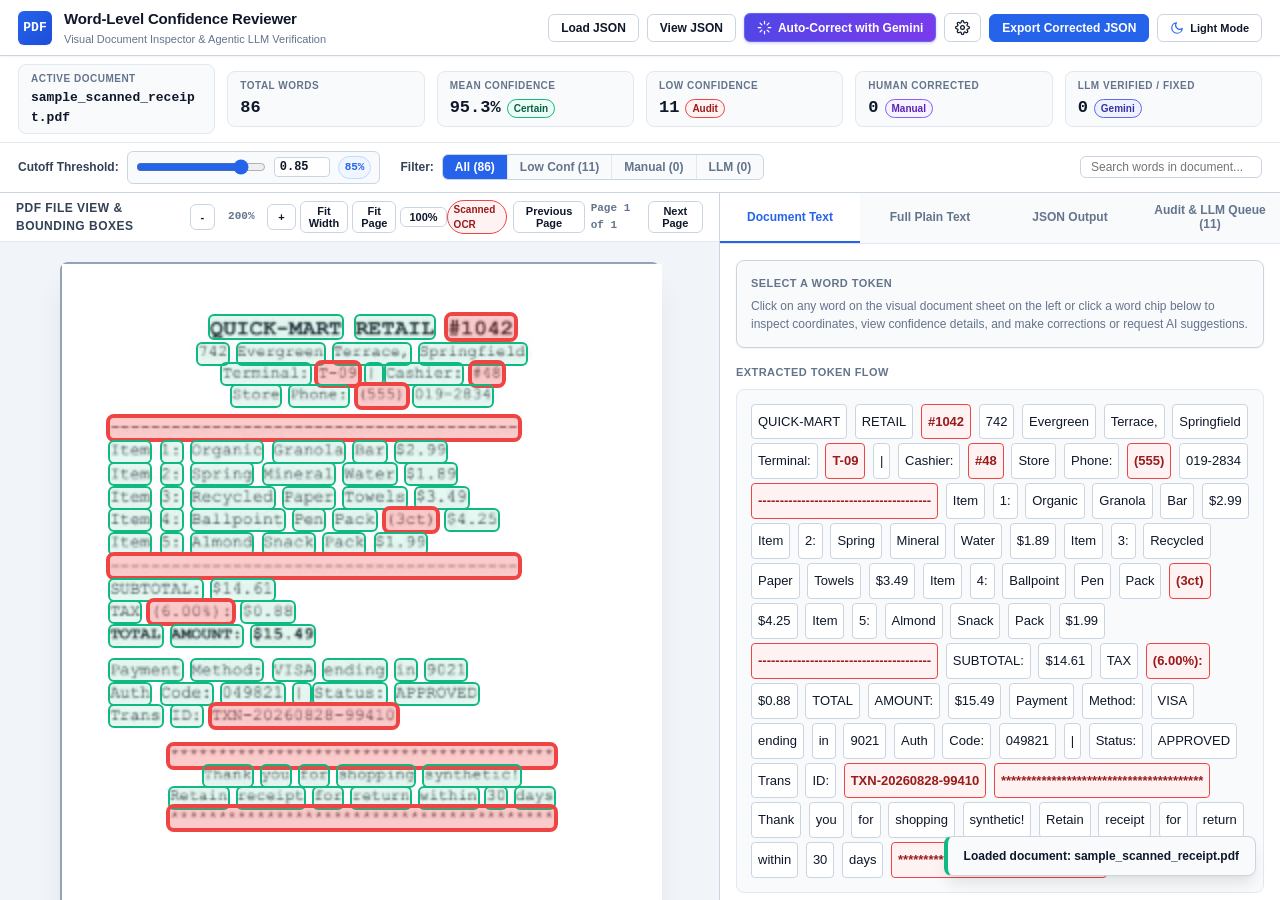
<file: skills/pdf-extract-confidence/ui/index.html>
<!DOCTYPE html>
<html lang="en">
<head>
  <meta charset="UTF-8">
  <meta name="viewport" content="width=device-width, initial-scale=1.0">
  <title>PDF Word-Level Confidence Reviewer</title>
  <link rel="stylesheet" href="styles.css">
</head>
<body>

  <!-- Top App Header -->
  <header class="app-header">
    <div class="brand-section">
      <div class="brand-logo-badge">PDF</div>
      <div class="brand-info">
        <h1 class="brand-title">Word-Level Confidence Reviewer</h1>
        <span class="brand-subtitle">Visual Document Inspector & Agentic LLM Verification</span>
      </div>
    </div>

    <div class="header-actions">
      <input type="file" id="fileInput" accept=".json" style="display: none;">
      <button class="btn" onclick="document.getElementById('fileInput').click()">
        Load JSON
      </button>
      <button class="btn" id="viewJsonBtn">
        View JSON
      </button>
      <button class="btn btn-ai-primary" id="btnAutoCorrectGemini" title="Run Agentic LLM Word Correction on Flagged Tokens">
        <svg class="ai-action-icon" width="15" height="15" viewBox="0 0 24 24" fill="none" stroke="currentColor" stroke-width="2" stroke-linecap="round" stroke-linejoin="round">
          <path d="M12 2v4m0 12v4M4.93 4.93l2.83 2.83m8.48 8.48l2.83 2.83M2 12h4m12 0h4M4.93 19.07l2.83-2.83m8.48-8.48l2.83-2.83"/>
        </svg>
        <span>Auto-Correct with Gemini</span>
      </button>
      <button class="btn btn-icon" id="btnGeminiSettings" title="Gemini Model & API Settings" aria-label="Gemini Settings">
        <svg width="15" height="15" viewBox="0 0 24 24" fill="none" stroke="currentColor" stroke-width="2" stroke-linecap="round" stroke-linejoin="round">
          <circle cx="12" cy="12" r="3"></circle>
          <path d="M19.4 15a1.65 1.65 0 0 0 .33 1.82l.06.06a2 2 0 0 1 0 2.83 2 2 0 0 1-2.83 0l-.06-.06a1.65 1.65 0 0 0-1.82-.33 1.65 1.65 0 0 0-1 1.51V21a2 2 0 0 1-2 2 2 2 0 0 1-2-2v-.09A1.65 1.65 0 0 0 9 19.4a1.65 1.65 0 0 0-1.82.33l-.06.06a2 2 0 0 1-2.83 0 2 2 0 0 1 0-2.83l.06-.06a1.65 1.65 0 0 0 .33-1.82 1.65 1.65 0 0 0-1.51-1H3a2 2 0 0 1-2-2 2 2 0 0 1 2-2h.09A1.65 1.65 0 0 0 4.6 9a1.65 1.65 0 0 0-.33-1.82l-.06-.06a2 2 0 0 1 0-2.83 2 2 0 0 1 2.83 0l.06.06a1.65 1.65 0 0 0 1.82.33H9a1.65 1.65 0 0 0 1-1.51V3a2 2 0 0 1 2-2 2 2 0 0 1 2 2v.09a1.65 1.65 0 0 0 1 1.51 1.65 1.65 0 0 0 1.82-.33l.06-.06a2 2 0 0 1 2.83 0 2 2 0 0 1 0 2.83l-.06.06a1.65 1.65 0 0 0-.33 1.82V9a1.65 1.65 0 0 0 1.51 1H21a2 2 0 0 1 2 2 2 2 0 0 1-2 2h-.09a1.65 1.65 0 0 0-1.51 1z"></path>
        </svg>
      </button>
      <button class="btn btn-primary" id="exportJsonBtn">
        Export Corrected JSON
      </button>
      <button class="btn btn-theme-toggle" id="themeToggleBtn" title="Toggle Light / Dark Mode" aria-label="Toggle Theme">
        <span class="theme-toggle-indicator">
          <svg class="theme-icon" id="themeIconMoon" width="14" height="14" viewBox="0 0 24 24" fill="none" stroke="currentColor" stroke-width="2" stroke-linecap="round" stroke-linejoin="round">
            <path d="M21 12.79A9 9 0 1 1 11.21 3 7 7 0 0 0 21 12.79z"></path>
          </svg>
          <svg class="theme-icon" id="themeIconSun" width="14" height="14" viewBox="0 0 24 24" fill="none" stroke="currentColor" stroke-width="2" stroke-linecap="round" stroke-linejoin="round" style="display: none;">
            <circle cx="12" cy="12" r="5"></circle>
            <line x1="12" y1="1" x2="12" y2="3"></line>
            <line x1="12" y1="21" x2="12" y2="23"></line>
            <line x1="4.22" y1="4.22" x2="5.64" y2="5.64"></line>
            <line x1="18.36" y1="18.36" x2="19.78" y2="19.78"></line>
            <line x1="1" y1="12" x2="3" y2="12"></line>
            <line x1="21" y1="12" x2="23" y2="12"></line>
            <line x1="4.22" y1="19.78" x2="5.64" y2="18.36"></line>
            <line x1="18.36" y1="5.64" x2="19.78" y2="4.22"></line>
          </svg>
        </span>
        <span id="themeStatusLabel" class="theme-status-text">Dark Mode</span>
      </button>
    </div>
  </header>

  <!-- KPI Metrics Strip -->
  <section class="kpi-strip">
    <div class="kpi-card">
      <div class="kpi-header">
        <span class="kpi-title">Active Document</span>
      </div>
      <div class="kpi-value-row">
        <span class="kpi-value" id="kpiFilename" style="font-size: 13px; word-break: break-all;">sample_digital_invoice.pdf</span>
      </div>
    </div>

    <div class="kpi-card">
      <div class="kpi-header">
        <span class="kpi-title">Total Words</span>
      </div>
      <div class="kpi-value-row">
        <span class="kpi-value" id="kpiTotalWords">0</span>
      </div>
    </div>

    <div class="kpi-card">
      <div class="kpi-header">
        <span class="kpi-title">Mean Confidence</span>
      </div>
      <div class="kpi-value-row">
        <span class="kpi-value" id="kpiMeanConf">100.0%</span>
        <span class="kpi-badge high" id="kpiMeanConfBadge">Certain</span>
      </div>
    </div>

    <div class="kpi-card">
      <div class="kpi-header">
        <span class="kpi-title">Low Confidence</span>
      </div>
      <div class="kpi-value-row">
        <span class="kpi-value" id="kpiLowConf">0</span>
        <span class="kpi-badge low">Audit</span>
      </div>
    </div>

    <div class="kpi-card">
      <div class="kpi-header">
        <span class="kpi-title">Human Corrected</span>
      </div>
      <div class="kpi-value-row">
        <span class="kpi-value" id="kpiCorrections">0</span>
        <span class="kpi-badge corrected">Manual</span>
      </div>
    </div>

    <div class="kpi-card" id="kpiAiCard">
      <div class="kpi-header">
        <span class="kpi-title">LLM Verified / Fixed</span>
      </div>
      <div class="kpi-value-row">
        <span class="kpi-value" id="kpiAiCorrections">0</span>
        <span class="kpi-badge ai" id="kpiAiBadge">Gemini</span>
      </div>
    </div>
  </section>

  <!-- Interactive Control Toolbar -->
  <section class="toolbar-section">
    <div class="toolbar-left-group">
      
      <!-- Global Threshold Slider + Linked Number Input Field -->
      <div class="threshold-control-group">
        <label for="thresholdSlider" class="control-label">Cutoff Threshold:</label>
        <div class="threshold-input-wrapper">
          <input type="range" id="thresholdSlider" class="range-input" min="0.00" max="1.00" step="0.01" value="0.85">
          <input type="number" id="thresholdNumberInput" class="threshold-number-field" min="0.00" max="1.00" step="0.01" value="0.85">
          <span class="threshold-pct-badge" id="thresholdBadge">85%</span>
        </div>
      </div>

      <!-- View Filter Buttons Group -->
      <div class="view-filter-group">
        <span class="control-label">Filter:</span>
        <div class="btn-group">
          <button class="filter-btn active" id="btnFilterAll" data-filter="all">All (<span id="countAll">0</span>)</button>
          <button class="filter-btn" id="btnFilterLow" data-filter="low">Low Conf (<span id="countLow">0</span>)</button>
          <button class="filter-btn" id="btnFilterCorrected" data-filter="corrected">Manual (<span id="countCorrected">0</span>)</button>
          <button class="filter-btn" id="btnFilterAi" data-filter="ai">LLM (<span id="countAi">0</span>)</button>
        </div>
      </div>
    </div>

    <!-- Search Box -->
    <div class="search-box">
      <input type="text" id="searchWordsInput" class="search-input" placeholder="Search words in document...">
    </div>
  </section>

  <!-- Main Split Layout: PDF File Section (Left) and Text & JSON Section (Right) -->
  <main class="workspace-layout">

    <!-- Left Column: PDF File Visual Document View -->
    <section class="visual-pane">
      <div class="pane-topbar">
        <span class="pane-heading">PDF File View &amp; Bounding Boxes</span>
        <div class="zoom-controls">
          <button class="btn btn-sm btn-icon" id="zoomOutBtn" title="Zoom Out">-</button>
          <span class="zoom-label" id="zoomLabel">100%</span>
          <button class="btn btn-sm btn-icon" id="zoomInBtn" title="Zoom In">+</button>
          <button class="btn btn-sm" id="btnFitWidth" title="Fit to Pane Width">Fit Width</button>
          <button class="btn btn-sm" id="btnFitPage" title="Fit Entire Page in View">Fit Page</button>
          <button class="btn btn-sm" id="zoomResetBtn" title="Reset Zoom to 100%">100%</button>
        </div>
        <div class="page-stepper">
          <span class="kpi-badge info" id="pageModalityBadge">Digital Vector</span>
          <button class="btn btn-sm" id="prevPageBtn">Previous Page</button>
          <span id="pageIndicator" style="font-family: var(--font-mono); font-size: 11px; font-weight: 700; color: var(--text-muted);">Page 1 of 1</span>
          <button class="btn btn-sm" id="nextPageBtn">Next Page</button>
        </div>
      </div>

      <div class="canvas-viewport" id="canvasViewport">
        <div class="pdf-viewport-inner" id="viewportInner">
          <div class="pdf-sheet-wrapper" id="sheetWrapper">
            <canvas id="pdfCanvas" class="pdf-canvas"></canvas>
            <div class="word-overlay-container" id="overlayContainer"></div>
          </div>
        </div>
      </div>
    </section>

    <!-- Right Column: Inspector, Full Text, JSON Output & Audit Station -->
    <section class="side-pane">
      <nav class="tab-bar">
        <button class="tab-item active" data-tab="tabDocumentText">Document Text</button>
        <button class="tab-item" data-tab="tabFullText">Full Plain Text</button>
        <button class="tab-item" data-tab="tabJsonOutput">JSON Output</button>
        <button class="tab-item" data-tab="tabAuditQueue">Audit &amp; LLM Queue (<span id="auditTabBadge">0</span>)</button>
      </nav>

      <!-- Tab 1: Text View and Inspector -->
      <div class="tab-pane-content active" id="tabDocumentText">
        
        <!-- Inspector Card -->
        <div class="inspector-card-box" id="inspectorCard" style="display: none;">
          <div class="inspector-header-row">
            <span class="inspector-badge-title">Word Inspector &amp; Correction</span>
          </div>

          <div class="word-focus-display">
            <span class="word-focus-text" id="inspWordText">-</span>
            <span class="kpi-badge info" id="inspConfScore">100.0%</span>
          </div>

          <div class="confidence-meter">
            <div class="meter-track">
              <div class="meter-fill" id="inspMeterFill" style="width: 100%; background-color: var(--status-high-bar);"></div>
            </div>
          </div>

          <div class="meta-grid">
            <div class="meta-item">
              <span class="meta-key">Source</span>
              <span class="meta-val" id="inspSource">digital</span>
            </div>
            <div class="meta-item">
              <span class="meta-key">Page</span>
              <span class="meta-val" id="inspPage">Page 1</span>
            </div>
            <div class="meta-item" style="grid-column: span 2;">
              <span class="meta-key">Bounding Box Coordinates</span>
              <span class="meta-val" id="inspBbox">[0, 0, 0, 0]</span>
            </div>
          </div>

          <!-- HITL Edit Actions -->
          <div class="hitl-edit-row">
            <input type="text" id="inspEditInput" class="hitl-input" placeholder="Type manual correction...">
            <button class="btn btn-primary btn-sm" id="applyCorrectionBtn">Apply</button>
            <button class="btn btn-sm" id="approveBtn">Approve</button>
            <button class="btn btn-ai-sm" id="btnAiSuggest" title="Ask Gemini to inspect and suggest correction for this word">
              <svg class="ai-action-icon" width="13" height="13" viewBox="0 0 24 24" fill="none" stroke="currentColor" stroke-width="2" stroke-linecap="round" stroke-linejoin="round">
                <path d="M12 2v4m0 12v4M4.93 4.93l2.83 2.83m8.48 8.48l2.83 2.83M2 12h4m12 0h4M4.93 19.07l2.83-2.83m8.48-8.48l2.83-2.83"/>
              </svg>
              <span>AI Suggest</span>
            </button>
          </div>

          <!-- AI Suggestion Box inside Inspector -->
          <div class="ai-suggestion-box" id="inspAiSuggestionBox" style="display: none;">
            <div class="ai-suggestion-header">
              <span class="ai-suggestion-title">
                <svg width="12" height="12" viewBox="0 0 24 24" fill="none" stroke="currentColor" stroke-width="2">
                  <path d="M12 2v4m0 12v4M4.93 4.93l2.83 2.83m8.48 8.48l2.83 2.83M2 12h4m12 0h4"/>
                </svg>
                Gemini Recommendation:
              </span>
              <span class="kpi-badge" id="inspAiActionBadge">Suggest Correct</span>
            </div>
            <div class="ai-suggestion-body">
              <div class="ai-suggestion-word" id="inspAiSuggestedWord">-</div>
              <div class="ai-suggestion-reason" id="inspAiReason">-</div>
            </div>
            <div class="ai-suggestion-footer">
              <button class="btn btn-primary btn-sm" id="btnAcceptAiSuggestion">Accept Suggestion</button>
              <button class="btn btn-sm" id="btnDismissAiSuggestion">Dismiss</button>
            </div>
          </div>

          <div class="nav-buttons-row">
            <button class="btn btn-sm" id="prevIssueBtn">&lt; Prev Issue</button>
            <button class="btn btn-sm" id="nextIssueBtn">Next Issue &gt;</button>
          </div>
        </div>

        <div class="inspector-card-box" id="inspectorEmpty">
          <div class="inspector-badge-title" style="margin-bottom: 6px;">Select a Word Token</div>
          <p style="font-size: 12px; color: var(--text-muted);">
            Click on any word on the visual document sheet on the left or click a word chip below to inspect coordinates, view confidence details, and make corrections or request AI suggestions.
          </p>
        </div>

        <!-- Filter Info Notification Banner -->
        <div class="filter-notification-banner" id="filterNotificationBanner" style="display: none;">
          <span id="filterNotificationText">Showing filtered tokens</span>
          <button class="btn btn-sm" id="clearFilterBtn" style="padding: 1px 6px; font-size: 10px;">Show All</button>
        </div>

        <div style="font-weight: 700; font-size: 11px; text-transform: uppercase; letter-spacing: 0.04em; color: var(--text-muted); margin-bottom: 8px;">
          Extracted Token Flow
        </div>
        <div class="token-flow-container" id="tokenFlowContainer"></div>
      </div>

      <!-- Tab 2: Full Plain Text View -->
      <div class="tab-pane-content" id="tabFullText">
        <div style="display: flex; align-items: center; justify-content: space-between; margin-bottom: 8px;">
          <div style="font-weight: 700; font-size: 11px; text-transform: uppercase; letter-spacing: 0.04em; color: var(--text-muted);">
            Consolidated Document Plain Text
          </div>
          <button class="btn btn-sm" id="copyFullTextBtn">Copy Text</button>
        </div>
        <p style="font-size: 12px; color: var(--text-muted); margin-bottom: 12px;">
          Consolidated continuous text extracted from this PDF document across all pages.
        </p>
        <textarea id="fullTextDisplay" class="full-text-textarea" readonly></textarea>
      </div>

      <!-- Tab 3: Structured JSON Output View -->
      <div class="tab-pane-content" id="tabJsonOutput">
        <div style="display: flex; align-items: center; justify-content: space-between; margin-bottom: 8px;">
          <div style="font-weight: 700; font-size: 11px; text-transform: uppercase; letter-spacing: 0.04em; color: var(--text-muted);">
            Structured JSON Output (schema.json)
          </div>
          <div style="display: flex; gap: 6px;">
            <button class="btn btn-sm" id="copyJsonTabBtn">Copy JSON</button>
            <button class="btn btn-sm btn-primary" id="downloadJsonTabBtn">Download JSON</button>
          </div>
        </div>
        <p style="font-size: 12px; color: var(--text-muted); margin-bottom: 12px;">
          Live structured JSON representation including metadata, full_text, page coordinates, and confidence scores.
        </p>
        <pre class="code-viewer" id="jsonTabCodeDisplay" style="max-height: 520px;"></pre>
      </div>

      <!-- Tab 4: Audit & LLM Review Queue -->
      <div class="tab-pane-content" id="tabAuditQueue">
        <div style="display: flex; align-items: center; justify-content: space-between; margin-bottom: 8px;">
          <div>
            <div style="font-weight: 700; font-size: 11px; text-transform: uppercase; letter-spacing: 0.04em; color: var(--text-muted);">
              Low Confidence &amp; AI Audit Queue
            </div>
            <p style="font-size: 12px; color: var(--text-muted); margin-top: 2px;">
              Review low confidence tokens manually or execute Agentic LLM auto-correction.
            </p>
          </div>
          <button class="btn btn-ai-sm" id="btnRunAuditAi">
            <svg class="ai-action-icon" width="13" height="13" viewBox="0 0 24 24" fill="none" stroke="currentColor" stroke-width="2">
              <path d="M12 2v4m0 12v4M4.93 4.93l2.83 2.83m8.48 8.48l2.83 2.83M2 12h4m12 0h4"/>
            </svg>
            <span>Run Gemini Review</span>
          </button>
        </div>

        <!-- AI Review Action Banner & Controls -->
        <div class="ai-queue-banner" id="aiQueueBanner" style="display: none;">
          <div class="ai-queue-banner-left">
            <span class="ai-queue-status-text" id="aiQueueStatusText">Gemini generated recommendations for 0 tokens</span>
          </div>
          <div class="ai-queue-banner-actions">
            <button class="btn btn-primary btn-sm" id="btnApplyAllAiSuggestions">Apply All Suggestions (1-Click)</button>
            <button class="btn btn-sm" id="btnApplyCorrectionsOnly">Apply Corrections Only</button>
            <button class="btn btn-sm" id="btnClearAiSuggestions">Clear AI</button>
          </div>
        </div>

        <div class="inspector-card-box" id="auditEmptyState" style="display: none;">
          <div style="font-weight: 600; font-size: 13px; color: var(--text-main); margin-bottom: 4px;">No Low-Confidence Tokens</div>
          <p style="font-size: 12px; color: var(--text-muted);">All extracted words in this document meet or exceed the selected threshold.</p>
        </div>

        <!-- Staged AI Suggestions Review Table -->
        <div class="ai-suggestions-table-wrapper" id="aiSuggestionsTableWrapper" style="display: none;">
          <table class="ai-review-table">
            <thead>
              <tr>
                <th style="width: 25px;">#</th>
                <th>Token &amp; Context</th>
                <th>Score</th>
                <th>LLM Decision</th>
                <th>Suggested Word</th>
                <th>Rationale</th>
                <th style="text-align: right;">Actions</th>
              </tr>
            </thead>
            <tbody id="aiReviewTableBody"></tbody>
          </table>
        </div>

        <!-- Traditional Audit List -->
        <div class="audit-list" id="auditListContainer"></div>
      </div>
    </section>
  </main>

  <!-- Gemini Settings & API Configuration Modal -->
  <div class="modal-overlay" id="geminiSettingsModal">
    <div class="modal-dialog" style="max-width: 540px;">
      <div class="modal-header-bar">
        <span style="font-weight: 700; font-size: 14px;">Gemini LLM Word Correction Settings</span>
        <button class="btn btn-sm" id="closeSettingsModalBtn">Close</button>
      </div>
      <div class="modal-content-area" style="padding: 16px;">
        <div style="margin-bottom: 16px;">
          <label for="geminiApiKeyInput" style="display: block; font-size: 12px; font-weight: 600; color: var(--text-main); margin-bottom: 6px;">
            Gemini API Key:
          </label>
          <div style="display: flex; gap: 8px;">
            <input type="password" id="geminiApiKeyInput" class="hitl-input" placeholder="AIzaSy... (leave blank to use mock/offline mode)" style="flex: 1;">
            <button class="btn btn-sm" id="toggleApiKeyVisibilityBtn">Show</button>
          </div>
          <span style="font-size: 11px; color: var(--text-muted); display: block; margin-top: 4px;">
            Your key is kept strictly in your local browser session and never sent to external third parties.
          </span>
        </div>

        <div style="margin-bottom: 16px;">
          <label for="geminiModelSelect" style="display: block; font-size: 12px; font-weight: 600; color: var(--text-main); margin-bottom: 6px;">
            Gemini Model Identifier:
          </label>
          <select id="geminiModelSelect" class="hitl-input" style="width: 100%;">
            <option value="gemini-3.7-flash" selected>Gemini 3.7 Flash (Default - Highest Quality & Speed)</option>
            <option value="gemini-2.5-flash">Gemini 2.5 Flash</option>
            <option value="gemini-2.5-pro">Gemini 2.5 Pro (Deep Reasoning)</option>
          </select>
        </div>

        <div style="margin-bottom: 16px;">
          <label style="display: block; font-size: 12px; font-weight: 600; color: var(--text-main); margin-bottom: 6px;">
            Execution Workflow Mode:
          </label>
          <div style="display: flex; flex-direction: column; gap: 8px;">
            <label style="display: flex; align-items: flex-start; gap: 8px; font-size: 12px; color: var(--text-secondary); cursor: pointer;">
              <input type="radio" name="aiWorkflowMode" value="staged" checked id="radioModeStaged">
              <div>
                <strong>Option A: Staged Review Table (Default)</strong>
                <div style="color: var(--text-muted); font-size: 11px;">Presents an interactive AI review queue with 1-click "Apply All" or individual approval.</div>
              </div>
            </label>
            <label style="display: flex; align-items: flex-start; gap: 8px; font-size: 12px; color: var(--text-secondary); cursor: pointer;">
              <input type="radio" name="aiWorkflowMode" value="direct" id="radioModeDirect">
              <div>
                <strong>Option B: Direct Auto-Apply</strong>
                <div style="color: var(--text-muted); font-size: 11px;">Instantly applies all LLM corrections with a 1-click "Undo" restore stack.</div>
              </div>
            </label>
          </div>
        </div>
      </div>
      <div class="modal-footer-bar">
        <button class="btn btn-sm" id="btnCancelSettings">Cancel</button>
        <button class="btn btn-primary btn-sm" id="btnSaveGeminiSettings">Save Settings</button>
      </div>
    </div>
  </div>

  <!-- Structured JSON Modal -->
  <div class="modal-overlay" id="jsonModal">
    <div class="modal-dialog">
      <div class="modal-header-bar">
        <span style="font-weight: 700; font-size: 14px;">Structured JSON Output</span>
        <button class="btn btn-sm" id="closeModalBtn">Close</button>
      </div>
      <div class="modal-content-area">
        <pre class="code-viewer" id="jsonModalCode"></pre>
      </div>
      <div class="modal-footer-bar">
        <button class="btn btn-primary btn-sm" id="copyJsonBtn">Copy JSON</button>
      </div>
    </div>
  </div>

  <script src="latest_data.js"></script>
  <script src="app.js"></script>
</body>
</html>
</file>
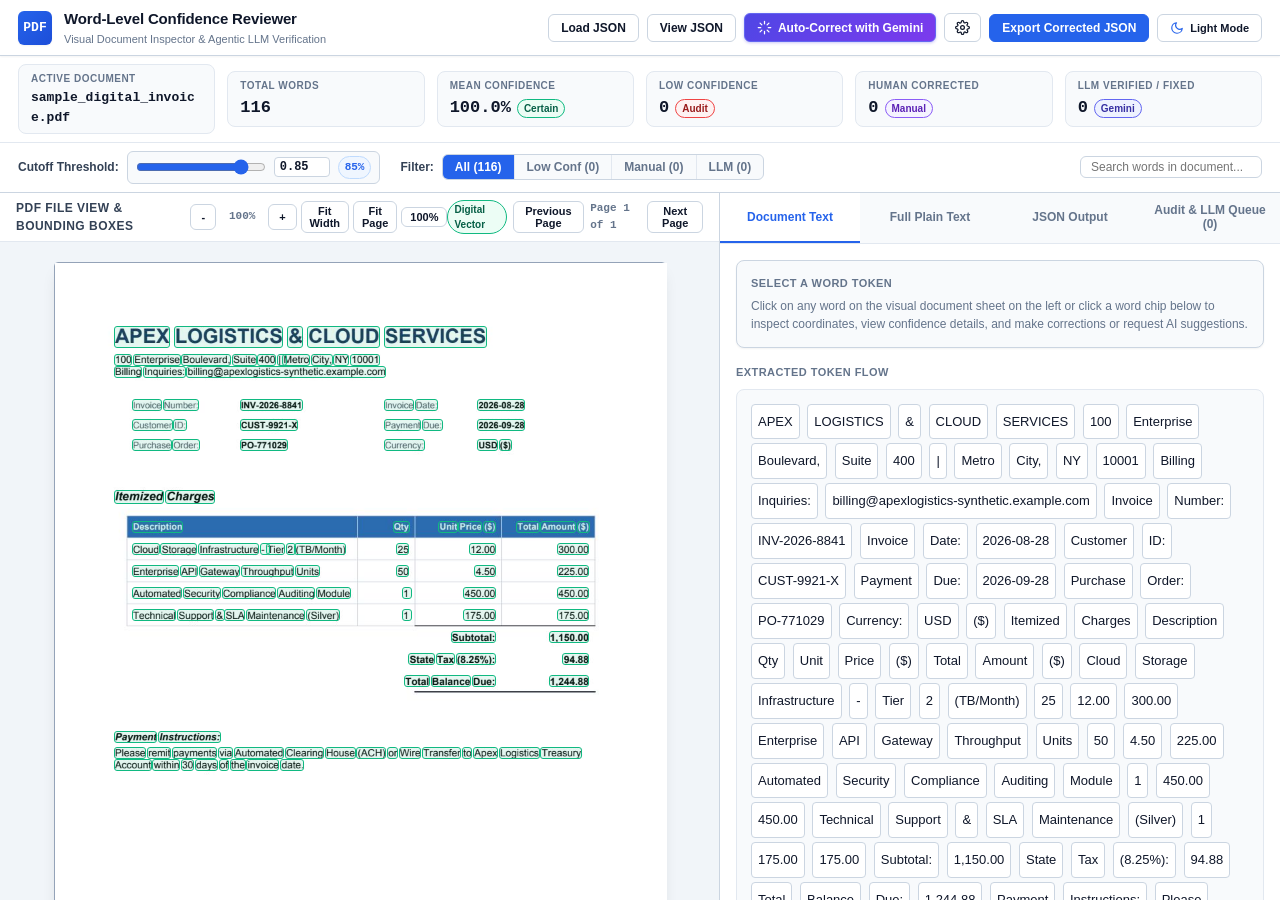
<file: samples/sample_digital_invoice_dashboard.html>
<!DOCTYPE html>
<html lang="en">
<head>
  <meta charset="UTF-8">
  <meta name="viewport" content="width=device-width, initial-scale=1.0">
  <title>PDF Word-Level Confidence Reviewer</title>
  <style>
/* PDF Word-Level Confidence Extraction - Modern UI Dashboard Stylesheet */

:root,
html[data-theme="light"],
body[data-theme="light"] {
  /* Core Theme: Light Mode */
  --bg-app: #f1f5f9;
  --bg-header: #ffffff;
  --bg-surface: #ffffff;
  --bg-surface-elevated: #f8fafc;
  --bg-surface-active: #e2e8f0;
  --bg-surface-hover: #f1f5f9;
  --bg-input: #ffffff;
  
  --text-main: #0f172a;
  --text-secondary: #334155;
  --text-muted: #64748b;
  --text-subtle: #94a3b8;
  
  --border-subtle: #e2e8f0;
  --border-medium: #cbd5e1;
  --border-strong: #94a3b8;
  
  --accent-primary: #2563eb;
  --accent-primary-hover: #1d4ed8;
  --accent-subtle: #eff6ff;
  --accent-border: #bfdbfe;
  --accent-glow: rgba(37, 99, 235, 0.2);
  
  --status-high-bg: #ecfdf5;
  --status-high-text: #065f46;
  --status-high-border: #10b981;
  --status-high-bar: #10b981;
  
  --status-mid-bg: #fffbeb;
  --status-mid-text: #92400e;
  --status-mid-border: #f59e0b;
  --status-mid-bar: #f59e0b;
  
  --status-low-bg: #fef2f2;
  --status-low-text: #991b1b;
  --status-low-border: #ef4444;
  --status-low-bar: #ef4444;

  --status-corrected-bg: #f5f3ff;
  --status-corrected-text: #5b21b6;
  --status-corrected-border: #8b5cf6;
  --status-corrected-bar: #8b5cf6;

  --status-ai-bg: #eef2ff;
  --status-ai-text: #3730a3;
  --status-ai-border: #6366f1;
  --status-ai-bar: #6366f1;

  --bbox-high-bg: rgba(16, 185, 129, 0.10);
  --bbox-high-border: #10b981;
  --bbox-low-bg: rgba(239, 68, 68, 0.28);
  --bbox-low-border: #ef4444;
  --bbox-selected-bg: rgba(37, 99, 235, 0.35);
  --bbox-selected-border: #2563eb;
  --bbox-corrected-bg: rgba(139, 92, 246, 0.25);
  --bbox-corrected-border: #8b5cf6;
  --bbox-ai-bg: rgba(99, 102, 241, 0.25);
  --bbox-ai-border: #6366f1;

  --shadow-xs: 0 1px 2px 0 rgba(0, 0, 0, 0.05);
  --shadow-sm: 0 1px 3px 0 rgba(0, 0, 0, 0.08), 0 1px 2px -1px rgba(0, 0, 0, 0.08);
  --shadow-md: 0 4px 6px -1px rgba(0, 0, 0, 0.08), 0 2px 4px -2px rgba(0, 0, 0, 0.06);
  --shadow-lg: 0 10px 15px -3px rgba(0, 0, 0, 0.1), 0 4px 6px -4px rgba(0, 0, 0, 0.05);

  --radius-xs: 4px;
  --radius-sm: 6px;
  --radius-md: 8px;
  --radius-lg: 12px;
  --radius-full: 9999px;

  --font-sans: -apple-system, BlinkMacSystemFont, "Segoe UI", Roboto, Oxygen, Ubuntu, Cantarell, "Open Sans", "Helvetica Neue", sans-serif;
  --font-mono: ui-monospace, SFMono-Regular, Menlo, Monaco, Consolas, "Liberation Mono", "Courier New", monospace;
  --transition-fast: 0.15s ease;
  --transition-normal: 0.25s ease;
}

:root[data-theme="dark"],
html[data-theme="dark"],
body[data-theme="dark"],
[data-theme="dark"] {
  /* Core Theme: Dark Mode */
  --bg-app: #0b1120;
  --bg-header: #0f172a;
  --bg-surface: #1e293b;
  --bg-surface-elevated: #182234;
  --bg-surface-active: #334155;
  --bg-surface-hover: #27354f;
  --bg-input: #0f172a;
  
  --text-main: #f8fafc;
  --text-secondary: #cbd5e1;
  --text-muted: #94a3b8;
  --text-subtle: #64748b;
  
  --border-subtle: #1e293b;
  --border-medium: #334155;
  --border-strong: #475569;
  
  --accent-primary: #3b82f6;
  --accent-primary-hover: #60a5fa;
  --accent-subtle: #1e293b;
  --accent-border: #2563eb;
  --accent-glow: rgba(59, 130, 246, 0.3);
  
  --status-high-bg: #064e3b;
  --status-high-text: #6ee7b7;
  --status-high-border: #059669;
  --status-high-bar: #10b981;
  
  --status-mid-bg: #78350f;
  --status-mid-text: #fde68a;
  --status-mid-border: #d97706;
  --status-mid-bar: #f59e0b;
  
  --status-low-bg: #7f1d1d;
  --status-low-text: #fca5a5;
  --status-low-border: #dc2626;
  --status-low-bar: #ef4444;

  --status-corrected-bg: #3b1d7d;
  --status-corrected-text: #c4b5fd;
  --status-corrected-border: #8b5cf6;
  --status-corrected-bar: #8b5cf6;

  --status-ai-bg: #1e1b4b;
  --status-ai-text: #a5b4fc;
  --status-ai-border: #6366f1;
  --status-ai-bar: #818cf8;

  --bbox-high-bg: rgba(16, 185, 129, 0.15);
  --bbox-high-border: #34d399;
  --bbox-low-bg: rgba(239, 68, 68, 0.35);
  --bbox-low-border: #f87171;
  --bbox-selected-bg: rgba(59, 130, 246, 0.45);
  --bbox-selected-border: #60a5fa;
  --bbox-corrected-bg: rgba(139, 92, 246, 0.35);
  --bbox-corrected-border: #a78bfa;
  --bbox-ai-bg: rgba(99, 102, 241, 0.35);
  --bbox-ai-border: #818cf8;

  --shadow-xs: 0 1px 2px 0 rgba(0, 0, 0, 0.4);
  --shadow-sm: 0 1px 3px 0 rgba(0, 0, 0, 0.5), 0 1px 2px -1px rgba(0, 0, 0, 0.5);
  --shadow-md: 0 4px 6px -1px rgba(0, 0, 0, 0.6), 0 2px 4px -2px rgba(0, 0, 0, 0.5);
  --shadow-lg: 0 10px 15px -3px rgba(0, 0, 0, 0.7), 0 4px 6px -4px rgba(0, 0, 0, 0.6);
}

/* Reset & Base */
* {
  box-sizing: border-box;
  margin: 0;
  padding: 0;
}

html, body {
  height: 100%;
  overflow: hidden;
}

body {
  font-family: var(--font-sans);
  background-color: var(--bg-app);
  color: var(--text-main);
  line-height: 1.5;
  font-size: 13px;
  display: flex;
  flex-direction: column;
  -webkit-font-smoothing: antialiased;
  transition: background-color var(--transition-fast), color var(--transition-fast);
}

/* Top App Header */
.app-header {
  background-color: var(--bg-header);
  border-bottom: 1px solid var(--border-medium);
  padding: 8px 18px;
  display: flex;
  align-items: center;
  justify-content: space-between;
  box-shadow: var(--shadow-xs);
  z-index: 20;
  flex-shrink: 0;
  transition: background-color var(--transition-fast), border-color var(--transition-fast);
}

.brand-section {
  display: flex;
  align-items: center;
  gap: 12px;
}

.brand-logo-badge {
  width: 34px;
  height: 34px;
  border-radius: var(--radius-sm);
  background: linear-gradient(135deg, var(--accent-primary), #1d4ed8);
  color: #ffffff;
  display: flex;
  align-items: center;
  justify-content: center;
  font-weight: 800;
  font-size: 13px;
  font-family: var(--font-mono);
  box-shadow: var(--shadow-xs);
}

.brand-info {
  display: flex;
  flex-direction: column;
}

.brand-title {
  font-size: 15px;
  font-weight: 700;
  letter-spacing: -0.01em;
  color: var(--text-main);
}

.brand-subtitle {
  font-size: 11px;
  color: var(--text-muted);
}

.header-actions {
  display: flex;
  align-items: center;
  gap: 8px;
}

/* Theme Toggle Button */
.btn-theme-toggle {
  display: inline-flex;
  align-items: center;
  gap: 8px;
  padding: 5px 12px;
  font-size: 12px;
  font-weight: 700;
  border-radius: var(--radius-sm);
  border: 1px solid var(--border-medium);
  background-color: var(--bg-surface-elevated);
  color: var(--text-main);
  cursor: pointer;
  transition: all var(--transition-fast);
}

.btn-theme-toggle:hover {
  background-color: var(--bg-surface-hover);
  border-color: var(--accent-primary);
}

.theme-toggle-indicator {
  display: flex;
  align-items: center;
  justify-content: center;
  color: var(--accent-primary);
}

.theme-icon {
  display: block;
}

.theme-status-text {
  font-size: 11px;
  font-weight: 700;
}

/* KPI Cards Strip */
.kpi-strip {
  background-color: var(--bg-surface);
  border-bottom: 1px solid var(--border-subtle);
  padding: 8px 18px;
  display: flex;
  align-items: center;
  gap: 12px;
  overflow-x: auto;
  flex-shrink: 0;
  transition: background-color var(--transition-fast);
}

.kpi-card {
  flex: 1;
  min-width: 140px;
  background-color: var(--bg-surface-elevated);
  border: 1px solid var(--border-subtle);
  border-radius: var(--radius-md);
  padding: 6px 12px;
  display: flex;
  flex-direction: column;
  transition: border-color var(--transition-fast), box-shadow var(--transition-fast), background-color var(--transition-fast);
}

.kpi-card:hover {
  border-color: var(--border-medium);
}

.kpi-header {
  display: flex;
  align-items: center;
  justify-content: space-between;
  margin-bottom: 2px;
}

.kpi-title {
  font-size: 10px;
  font-weight: 700;
  text-transform: uppercase;
  letter-spacing: 0.05em;
  color: var(--text-muted);
}

.kpi-value-row {
  display: flex;
  align-items: baseline;
  gap: 6px;
}

.kpi-value {
  font-size: 17px;
  font-weight: 800;
  font-family: var(--font-mono);
  color: var(--text-main);
}

.kpi-badge {
  font-size: 10px;
  font-weight: 700;
  padding: 1px 6px;
  border-radius: var(--radius-full);
}

.kpi-badge.high {
  background-color: var(--status-high-bg);
  color: var(--status-high-text);
  border: 1px solid var(--status-high-border);
}

.kpi-badge.low {
  background-color: var(--status-low-bg);
  color: var(--status-low-text);
  border: 1px solid var(--status-low-border);
}

.kpi-badge.info {
  background-color: var(--accent-subtle);
  color: var(--accent-primary);
  border: 1px solid var(--accent-border);
}

.kpi-badge.corrected {
  background-color: var(--status-corrected-bg);
  color: var(--status-corrected-text);
  border: 1px solid var(--status-corrected-border);
}

/* Control Toolbar */
.toolbar-section {
  background-color: var(--bg-surface);
  border-bottom: 1px solid var(--border-medium);
  padding: 8px 18px;
  display: flex;
  align-items: center;
  justify-content: space-between;
  flex-wrap: wrap;
  gap: 14px;
  flex-shrink: 0;
  transition: background-color var(--transition-fast);
}

.toolbar-left-group {
  display: flex;
  align-items: center;
  gap: 20px;
  flex-wrap: wrap;
}

/* Global Threshold Slider & Linked Number Input */
.threshold-control-group {
  display: flex;
  align-items: center;
  gap: 8px;
}

.control-label {
  font-size: 12px;
  font-weight: 600;
  color: var(--text-secondary);
}

.threshold-input-wrapper {
  display: flex;
  align-items: center;
  gap: 8px;
  background-color: var(--bg-surface-elevated);
  border: 1px solid var(--border-medium);
  padding: 4px 8px;
  border-radius: var(--radius-sm);
}

.range-input {
  width: 130px;
  accent-color: var(--accent-primary);
  cursor: pointer;
}

.threshold-number-field {
  width: 56px;
  padding: 2px 4px;
  font-size: 12px;
  font-family: var(--font-mono);
  font-weight: 700;
  text-align: center;
  border: 1px solid var(--border-medium);
  border-radius: var(--radius-xs);
  background-color: var(--bg-input);
  color: var(--text-main);
}

.threshold-number-field:focus {
  outline: 2px solid var(--accent-primary);
  border-color: var(--accent-primary);
}

.threshold-pct-badge {
  font-size: 11px;
  font-weight: 800;
  font-family: var(--font-mono);
  padding: 2px 6px;
  border-radius: var(--radius-full);
  background-color: var(--accent-subtle);
  color: var(--accent-primary);
  border: 1px solid var(--accent-border);
}

/* View Filter Buttons Group */
.view-filter-group {
  display: flex;
  align-items: center;
  gap: 8px;
}

.btn-group {
  display: inline-flex;
  border-radius: var(--radius-sm);
  overflow: hidden;
  border: 1px solid var(--border-medium);
  background-color: var(--bg-surface-elevated);
}

.filter-btn {
  padding: 5px 12px;
  font-size: 12px;
  font-weight: 600;
  border: none;
  background: none;
  color: var(--text-muted);
  cursor: pointer;
  transition: all var(--transition-fast);
  border-right: 1px solid var(--border-subtle);
}

.filter-btn:last-child {
  border-right: none;
}

.filter-btn:hover {
  background-color: var(--bg-surface-hover);
  color: var(--text-main);
}

.filter-btn.active {
  background-color: var(--accent-primary);
  color: #ffffff;
}

/* Search Box */
.search-box {
  display: flex;
  align-items: center;
  background-color: var(--bg-input);
  border: 1px solid var(--border-medium);
  border-radius: var(--radius-sm);
  padding: 3px 10px;
}

.search-input {
  border: none;
  background: none;
  font-size: 12px;
  color: var(--text-main);
  outline: none;
  width: 160px;
}

/* Standard Buttons */
.btn {
  display: inline-flex;
  align-items: center;
  justify-content: center;
  gap: 6px;
  padding: 6px 12px;
  font-size: 12px;
  font-weight: 600;
  border-radius: var(--radius-sm);
  border: 1px solid var(--border-medium);
  background-color: var(--bg-surface);
  color: var(--text-main);
  cursor: pointer;
  transition: all var(--transition-fast);
}

.btn:hover {
  background-color: var(--bg-surface-hover);
  border-color: var(--border-strong);
}

.btn-primary {
  background-color: var(--accent-primary);
  border-color: var(--accent-primary);
  color: #ffffff;
}

.btn-primary:hover {
  background-color: var(--accent-primary-hover);
  border-color: var(--accent-primary-hover);
}

.btn-success {
  background-color: var(--status-high-border) !important;
  border-color: var(--status-high-border) !important;
  color: #ffffff !important;
}

.btn-sm {
  padding: 3px 8px;
  font-size: 11px;
}

.btn-icon {
  padding: 6px 10px;
}

/* Main Split View */
.workspace-layout {
  display: flex;
  flex: 1;
  overflow: hidden;
  position: relative;
}

/* Left Column: Visual Document Viewer */
.visual-pane {
  flex: 1.25;
  background-color: var(--bg-app);
  border-right: 1px solid var(--border-medium);
  display: flex;
  flex-direction: column;
  overflow: hidden;
}

.pane-topbar {
  background-color: var(--bg-surface);
  border-bottom: 1px solid var(--border-subtle);
  padding: 6px 16px;
  display: flex;
  align-items: center;
  justify-content: space-between;
}

.pane-heading {
  font-weight: 700;
  font-size: 12px;
  text-transform: uppercase;
  letter-spacing: 0.04em;
  color: var(--text-secondary);
}

.zoom-controls {
  display: flex;
  align-items: center;
  gap: 4px;
}

.zoom-label {
  font-family: var(--font-mono);
  font-size: 11px;
  font-weight: 700;
  color: var(--text-muted);
  min-width: 44px;
  text-align: center;
}

.page-stepper {
  display: flex;
  align-items: center;
  gap: 6px;
}

.canvas-viewport {
  flex: 1;
  overflow: auto;
  padding: 20px;
  display: flex;
  justify-content: center;
  align-items: flex-start;
  background-color: var(--bg-app);
}

.pdf-viewport-inner {
  position: relative;
  display: inline-block;
  margin: 0 auto 24px auto;
  transition: width var(--transition-fast), height var(--transition-fast);
}

.pdf-sheet-wrapper {
  position: relative;
  background-color: #ffffff;
  box-shadow: var(--shadow-lg);
  border: 1px solid var(--border-strong);
  border-radius: var(--radius-xs);
  transform-origin: top left;
  transition: transform var(--transition-fast);
}

.pdf-canvas {
  display: block;
  background-color: #ffffff;
}

.word-overlay-container {
  position: absolute;
  top: 0;
  left: 0;
  width: 100%;
  height: 100%;
  pointer-events: none;
}

/* Bounding Box Highlights */
.bbox-box {
  position: absolute;
  pointer-events: auto;
  cursor: pointer;
  border-radius: 2px;
  transition: background-color var(--transition-fast), outline var(--transition-fast), opacity var(--transition-fast);
}

.bbox-box.high {
  background-color: var(--bbox-high-bg);
  outline: 1px solid var(--bbox-high-border);
}

.bbox-box.low {
  background-color: var(--bbox-low-bg);
  outline: 2px solid var(--bbox-low-border);
}

.bbox-box.corrected {
  background-color: var(--bbox-corrected-bg);
  outline: 2px solid var(--bbox-corrected-border);
}

.bbox-box.ai,
.bbox-box.llm-corrected,
.bbox-box.llm-approved {
  background-color: var(--bbox-ai-bg);
  outline: 2px solid var(--bbox-ai-border);
}

.bbox-box.dimmed {
  opacity: 0.15 !important;
  outline-style: dashed !important;
}

.bbox-box:hover {
  outline-width: 2.5px !important;
  z-index: 10;
}

.bbox-box.selected {
  background-color: var(--bbox-selected-bg) !important;
  outline: 2.5px solid var(--bbox-selected-border) !important;
  box-shadow: 0 0 0 4px var(--accent-glow);
  z-index: 15;
  opacity: 1.0 !important;
}

/* Right Column: Text Flow & Inspector */
.side-pane {
  flex: 1;
  min-width: 380px;
  max-width: 560px;
  background-color: var(--bg-surface);
  display: flex;
  flex-direction: column;
  overflow: hidden;
}

.tab-bar {
  display: flex;
  background-color: var(--bg-surface-elevated);
  border-bottom: 1px solid var(--border-subtle);
}

.tab-item {
  flex: 1;
  padding: 10px 14px;
  font-size: 12px;
  font-weight: 700;
  text-align: center;
  border: none;
  background: none;
  color: var(--text-muted);
  border-bottom: 2px solid transparent;
  cursor: pointer;
  transition: all var(--transition-fast);
}

.tab-item:hover {
  color: var(--text-main);
}

.tab-item.active {
  color: var(--accent-primary);
  border-bottom-color: var(--accent-primary);
  background-color: var(--bg-surface);
}

.tab-pane-content {
  flex: 1;
  overflow-y: auto;
  padding: 16px;
  display: none;
}

.tab-pane-content.active {
  display: block;
}

/* Filter Info Notification Banner */
.filter-notification-banner {
  background-color: var(--accent-subtle);
  border: 1px solid var(--accent-border);
  color: var(--text-secondary);
  border-radius: var(--radius-sm);
  padding: 6px 12px;
  font-size: 11px;
  font-weight: 600;
  margin-bottom: 10px;
  display: flex;
  align-items: center;
  justify-content: space-between;
}

/* Inspector Card */
.inspector-card-box {
  background-color: var(--bg-surface-elevated);
  border: 1px solid var(--border-medium);
  border-radius: var(--radius-md);
  padding: 14px;
  margin-bottom: 16px;
  box-shadow: var(--shadow-xs);
}

.inspector-header-row {
  display: flex;
  align-items: center;
  justify-content: space-between;
  margin-bottom: 10px;
}

.inspector-badge-title {
  font-size: 11px;
  font-weight: 700;
  text-transform: uppercase;
  letter-spacing: 0.04em;
  color: var(--text-muted);
}

.word-focus-display {
  display: flex;
  align-items: baseline;
  justify-content: space-between;
  margin-bottom: 10px;
}

.word-focus-text {
  font-size: 20px;
  font-weight: 800;
  font-family: var(--font-mono);
  color: var(--text-main);
  word-break: break-all;
}

.confidence-meter {
  margin-bottom: 12px;
}

.meter-track {
  height: 6px;
  background-color: var(--border-medium);
  border-radius: var(--radius-full);
  overflow: hidden;
  margin-top: 4px;
}

.meter-fill {
  height: 100%;
  transition: width var(--transition-normal), background-color var(--transition-normal);
}

.meta-grid {
  display: grid;
  grid-template-columns: repeat(2, 1fr);
  gap: 8px;
  font-size: 12px;
  margin-bottom: 12px;
}

.meta-item {
  display: flex;
  flex-direction: column;
}

.meta-key {
  color: var(--text-muted);
  font-size: 10px;
  text-transform: uppercase;
}

.meta-val {
  font-family: var(--font-mono);
  font-weight: 600;
}

.hitl-edit-row {
  display: flex;
  gap: 6px;
  margin-top: 8px;
}

.hitl-input {
  flex: 1;
  padding: 6px 10px;
  font-size: 13px;
  border-radius: var(--radius-sm);
  border: 1px solid var(--border-medium);
  background-color: var(--bg-input);
  color: var(--text-main);
  font-family: var(--font-mono);
}

.hitl-input:focus {
  outline: 2px solid var(--accent-primary);
  border-color: var(--accent-primary);
}

.nav-buttons-row {
  display: flex;
  justify-content: space-between;
  margin-top: 10px;
}

/* Document Text Token Flow */
.token-flow-container {
  line-height: 2.3;
  font-size: 13px;
  background-color: var(--bg-surface-elevated);
  border: 1px solid var(--border-subtle);
  border-radius: var(--radius-md);
  padding: 12px;
  min-height: 140px;
}

.token-word {
  display: inline-block;
  padding: 2px 6px;
  margin: 2px;
  border-radius: var(--radius-xs);
  cursor: pointer;
  transition: all var(--transition-fast);
}

.token-word.high {
  background-color: var(--bg-surface);
  border: 1px solid var(--border-medium);
  color: var(--text-main);
}

.token-word.low {
  background-color: var(--status-low-bg);
  color: var(--status-low-text);
  border: 1px solid var(--status-low-border);
  font-weight: 700;
}

.token-word.corrected {
  background-color: var(--status-corrected-bg);
  color: var(--status-corrected-text);
  border: 1px solid var(--status-corrected-border);
  font-weight: 700;
}

.token-word.ai,
.token-word.llm-corrected,
.token-word.llm-approved {
  background-color: var(--status-ai-bg);
  color: var(--status-ai-text);
  border: 1px solid var(--status-ai-border);
  font-weight: 700;
}

.token-word:hover {
  border-color: var(--accent-primary);
  transform: translateY(-1px);
}

.token-word.selected {
  background-color: var(--accent-primary) !important;
  color: #ffffff !important;
  border-color: var(--accent-primary) !important;
}

/* Audit Queue Table */
.audit-list {
  display: flex;
  flex-direction: column;
  gap: 8px;
}

.audit-item-row {
  background-color: var(--bg-surface-elevated);
  border: 1px solid var(--border-subtle);
  border-radius: var(--radius-sm);
  padding: 8px 12px;
  display: flex;
  align-items: center;
  justify-content: space-between;
  cursor: pointer;
  transition: all var(--transition-fast);
}

.audit-item-row:hover {
  border-color: var(--border-medium);
  background-color: var(--bg-surface-hover);
}

.audit-item-row.selected {
  border-color: var(--accent-primary);
  background-color: var(--accent-subtle);
}

.audit-word-title {
  font-family: var(--font-mono);
  font-weight: 700;
  font-size: 13px;
}

.audit-meta-info {
  font-size: 11px;
  color: var(--text-muted);
}

/* Modal */
.modal-overlay {
  position: fixed;
  top: 0;
  left: 0;
  width: 100vw;
  height: 100vh;
  background-color: rgba(0, 0, 0, 0.6);
  backdrop-filter: blur(2px);
  display: flex;
  align-items: center;
  justify-content: center;
  z-index: 100;
  opacity: 0;
  pointer-events: none;
  transition: opacity var(--transition-fast);
}

.modal-overlay.open {
  opacity: 1;
  pointer-events: auto;
}

.modal-dialog {
  background-color: var(--bg-surface);
  width: 760px;
  max-width: 90vw;
  max-height: 85vh;
  border-radius: var(--radius-lg);
  box-shadow: var(--shadow-lg);
  border: 1px solid var(--border-medium);
  display: flex;
  flex-direction: column;
  overflow: hidden;
}

.modal-header-bar {
  padding: 12px 16px;
  border-bottom: 1px solid var(--border-subtle);
  display: flex;
  align-items: center;
  justify-content: space-between;
}

.modal-content-area {
  padding: 16px;
  flex: 1;
  overflow: auto;
}

.code-viewer {
  font-family: var(--font-mono);
  font-size: 12px;
  line-height: 1.4;
  white-space: pre-wrap;
  background-color: var(--bg-surface-elevated);
  padding: 12px;
  border-radius: var(--radius-sm);
  border: 1px solid var(--border-subtle);
  color: var(--text-main);
}

.full-text-textarea {
  width: 100%;
  height: 480px;
  background-color: var(--bg-surface-elevated);
  border: 1px solid var(--border-medium);
  border-radius: var(--radius-sm);
  padding: 12px;
  font-family: var(--font-mono);
  font-size: 12px;
  line-height: 1.6;
  color: var(--text-main);
  resize: vertical;
  outline: none;
}

.full-text-textarea:focus {
  border-color: var(--accent-primary);
}

.modal-footer-bar {
  padding: 10px 16px;
  border-top: 1px solid var(--border-subtle);
  display: flex;
  justify-content: flex-end;
  gap: 8px;
}

/* Toast Notification Container */
.toast-container {
  position: fixed;
  bottom: 24px;
  right: 24px;
  z-index: 1000;
  display: flex;
  flex-direction: column;
  gap: 8px;
  pointer-events: none;
}

.toast {
  pointer-events: auto;
  background-color: var(--bg-surface-elevated);
  border: 1px solid var(--border-medium);
  box-shadow: var(--shadow-lg);
  border-radius: var(--radius-md);
  padding: 10px 16px;
  font-size: 12px;
  font-weight: 600;
  color: var(--text-main);
  display: flex;
  align-items: center;
  gap: 10px;
  opacity: 0;
  transform: translateY(12px);
  transition: opacity 0.25s ease, transform 0.25s ease;
  max-width: 440px;
}

.toast.show {
  opacity: 1;
  transform: translateY(0);
}

.toast-success {
  border-left: 4px solid var(--status-high-border);
}

/* ==========================================================================
   Agentic LLM (Gemini) Components & Actions
   ========================================================================== */

/* AI Primary Action Button in Header */
.btn-ai-primary {
  background: linear-gradient(135deg, #4f46e5 0%, #7c3aed 100%);
  border: 1px solid #6366f1;
  color: #ffffff;
  font-weight: 700;
  box-shadow: 0 1px 3px rgba(79, 70, 229, 0.3);
  transition: all var(--transition-fast);
}

.btn-ai-primary:hover {
  background: linear-gradient(135deg, #4338ca 0%, #6d28d9 100%);
  border-color: #4f46e5;
  box-shadow: 0 2px 8px rgba(99, 102, 241, 0.45);
  transform: translateY(-1px);
}

.btn-ai-sm {
  background: linear-gradient(135deg, #4f46e5 0%, #7c3aed 100%);
  border: 1px solid #6366f1;
  color: #ffffff;
  font-weight: 600;
  padding: 3px 9px;
  font-size: 11px;
  border-radius: var(--radius-sm);
  cursor: pointer;
  display: inline-flex;
  align-items: center;
  gap: 5px;
  transition: all var(--transition-fast);
}

.btn-ai-sm:hover {
  background: linear-gradient(135deg, #4338ca 0%, #6d28d9 100%);
  box-shadow: 0 2px 6px rgba(99, 102, 241, 0.4);
}

.ai-action-icon {
  flex-shrink: 0;
  animation: pulseAiIcon 3s infinite ease-in-out;
}

@keyframes pulseAiIcon {
  0%, 100% { opacity: 0.9; transform: scale(1); }
  50% { opacity: 1; transform: scale(1.12); }
}

/* KPI AI Badge */
.kpi-badge.ai {
  background-color: var(--status-ai-bg);
  color: var(--status-ai-text);
  border: 1px solid var(--status-ai-border);
}

/* Filter AI Button */
.filter-btn[data-filter="ai"].active {
  background-color: #6366f1;
  border-color: #6366f1;
  color: #ffffff;
}

/* AI Suggestion Box in Inspector */
.ai-suggestion-box {
  background-color: var(--status-ai-bg);
  border: 1px solid var(--status-ai-border);
  border-radius: var(--radius-md);
  padding: 10px 12px;
  margin-top: 10px;
  display: flex;
  flex-direction: column;
  gap: 6px;
}

.ai-suggestion-header {
  display: flex;
  align-items: center;
  justify-content: space-between;
}

.ai-suggestion-title {
  font-size: 11px;
  font-weight: 700;
  color: var(--status-ai-text);
  display: flex;
  align-items: center;
  gap: 4px;
  text-transform: uppercase;
  letter-spacing: 0.03em;
}

.ai-suggestion-body {
  display: flex;
  flex-direction: column;
  gap: 2px;
}

.ai-suggestion-word {
  font-family: var(--font-mono);
  font-weight: 700;
  font-size: 14px;
  color: var(--text-main);
}

.ai-suggestion-reason {
  font-size: 11px;
  color: var(--text-secondary);
  line-height: 1.4;
}

.ai-suggestion-footer {
  display: flex;
  justify-content: flex-end;
  gap: 6px;
  margin-top: 4px;
}

/* AI Queue Action Banner */
.ai-queue-banner {
  background: linear-gradient(135deg, rgba(99, 102, 241, 0.12) 0%, rgba(139, 92, 246, 0.12) 100%);
  border: 1px solid var(--status-ai-border);
  border-radius: var(--radius-md);
  padding: 10px 14px;
  margin-bottom: 12px;
  display: flex;
  align-items: center;
  justify-content: space-between;
  flex-wrap: wrap;
  gap: 8px;
}

.ai-queue-banner-left {
  display: flex;
  align-items: center;
  gap: 8px;
}

.ai-queue-status-text {
  font-size: 12px;
  font-weight: 700;
  color: var(--text-main);
}

.ai-queue-banner-actions {
  display: flex;
  align-items: center;
  gap: 6px;
}

/* Staged AI Review Table */
.ai-suggestions-table-wrapper {
  overflow-x: auto;
  border: 1px solid var(--border-medium);
  border-radius: var(--radius-md);
  margin-bottom: 14px;
  background-color: var(--bg-surface-elevated);
}

.ai-review-table {
  width: 100%;
  border-collapse: collapse;
  font-size: 11.5px;
}

.ai-review-table th {
  background-color: var(--bg-surface-active);
  color: var(--text-secondary);
  font-weight: 700;
  text-transform: uppercase;
  letter-spacing: 0.03em;
  padding: 8px 10px;
  text-align: left;
  border-bottom: 1px solid var(--border-medium);
}

.ai-review-table td {
  padding: 8px 10px;
  border-bottom: 1px solid var(--border-subtle);
  color: var(--text-main);
  vertical-align: middle;
}

.ai-review-table tr:hover {
  background-color: var(--bg-surface-hover);
}

.ai-table-word {
  font-family: var(--font-mono);
  font-weight: 700;
  color: var(--status-low-text);
}

.ai-table-suggested {
  font-family: var(--font-mono);
  font-weight: 700;
  color: #4f46e5;
}

.ai-table-context {
  font-size: 10.5px;
  color: var(--text-muted);
  display: block;
  max-width: 160px;
  white-space: nowrap;
  overflow: hidden;
  text-overflow: ellipsis;
}

.ai-badge-correct {
  background-color: #fee2e2;
  color: #991b1b;
  border: 1px solid #f87171;
  padding: 1px 6px;
  border-radius: var(--radius-full);
  font-size: 10px;
  font-weight: 700;
}

.ai-badge-approve {
  background-color: #ecfdf5;
  color: #065f46;
  border: 1px solid #34d399;
  padding: 1px 6px;
  border-radius: var(--radius-full);
  font-size: 10px;
  font-weight: 700;
}


</style>
</head>
<body>

  <!-- Top App Header -->
  <header class="app-header">
    <div class="brand-section">
      <div class="brand-logo-badge">PDF</div>
      <div class="brand-info">
        <h1 class="brand-title">Word-Level Confidence Reviewer</h1>
        <span class="brand-subtitle">Visual Document Inspector & Agentic LLM Verification</span>
      </div>
    </div>

    <div class="header-actions">
      <input type="file" id="fileInput" accept=".json" style="display: none;">
      <button class="btn" onclick="document.getElementById('fileInput').click()">
        Load JSON
      </button>
      <button class="btn" id="viewJsonBtn">
        View JSON
      </button>
      <button class="btn btn-ai-primary" id="btnAutoCorrectGemini" title="Run Agentic LLM Word Correction on Flagged Tokens">
        <svg class="ai-action-icon" width="15" height="15" viewBox="0 0 24 24" fill="none" stroke="currentColor" stroke-width="2" stroke-linecap="round" stroke-linejoin="round">
          <path d="M12 2v4m0 12v4M4.93 4.93l2.83 2.83m8.48 8.48l2.83 2.83M2 12h4m12 0h4M4.93 19.07l2.83-2.83m8.48-8.48l2.83-2.83"/>
        </svg>
        <span>Auto-Correct with Gemini</span>
      </button>
      <button class="btn btn-icon" id="btnGeminiSettings" title="Gemini Model & API Settings" aria-label="Gemini Settings">
        <svg width="15" height="15" viewBox="0 0 24 24" fill="none" stroke="currentColor" stroke-width="2" stroke-linecap="round" stroke-linejoin="round">
          <circle cx="12" cy="12" r="3"></circle>
          <path d="M19.4 15a1.65 1.65 0 0 0 .33 1.82l.06.06a2 2 0 0 1 0 2.83 2 2 0 0 1-2.83 0l-.06-.06a1.65 1.65 0 0 0-1.82-.33 1.65 1.65 0 0 0-1 1.51V21a2 2 0 0 1-2 2 2 2 0 0 1-2-2v-.09A1.65 1.65 0 0 0 9 19.4a1.65 1.65 0 0 0-1.82.33l-.06.06a2 2 0 0 1-2.83 0 2 2 0 0 1 0-2.83l.06-.06a1.65 1.65 0 0 0 .33-1.82 1.65 1.65 0 0 0-1.51-1H3a2 2 0 0 1-2-2 2 2 0 0 1 2-2h.09A1.65 1.65 0 0 0 4.6 9a1.65 1.65 0 0 0-.33-1.82l-.06-.06a2 2 0 0 1 0-2.83 2 2 0 0 1 2.83 0l.06.06a1.65 1.65 0 0 0 1.82.33H9a1.65 1.65 0 0 0 1-1.51V3a2 2 0 0 1 2-2 2 2 0 0 1 2 2v.09a1.65 1.65 0 0 0 1 1.51 1.65 1.65 0 0 0 1.82-.33l.06-.06a2 2 0 0 1 2.83 0 2 2 0 0 1 0 2.83l-.06.06a1.65 1.65 0 0 0-.33 1.82V9a1.65 1.65 0 0 0 1.51 1H21a2 2 0 0 1 2 2 2 2 0 0 1-2 2h-.09a1.65 1.65 0 0 0-1.51 1z"></path>
        </svg>
      </button>
      <button class="btn btn-primary" id="exportJsonBtn">
        Export Corrected JSON
      </button>
      <button class="btn btn-theme-toggle" id="themeToggleBtn" title="Toggle Light / Dark Mode" aria-label="Toggle Theme">
        <span class="theme-toggle-indicator">
          <svg class="theme-icon" id="themeIconMoon" width="14" height="14" viewBox="0 0 24 24" fill="none" stroke="currentColor" stroke-width="2" stroke-linecap="round" stroke-linejoin="round">
            <path d="M21 12.79A9 9 0 1 1 11.21 3 7 7 0 0 0 21 12.79z"></path>
          </svg>
          <svg class="theme-icon" id="themeIconSun" width="14" height="14" viewBox="0 0 24 24" fill="none" stroke="currentColor" stroke-width="2" stroke-linecap="round" stroke-linejoin="round" style="display: none;">
            <circle cx="12" cy="12" r="5"></circle>
            <line x1="12" y1="1" x2="12" y2="3"></line>
            <line x1="12" y1="21" x2="12" y2="23"></line>
            <line x1="4.22" y1="4.22" x2="5.64" y2="5.64"></line>
            <line x1="18.36" y1="18.36" x2="19.78" y2="19.78"></line>
            <line x1="1" y1="12" x2="3" y2="12"></line>
            <line x1="21" y1="12" x2="23" y2="12"></line>
            <line x1="4.22" y1="19.78" x2="5.64" y2="18.36"></line>
            <line x1="18.36" y1="5.64" x2="19.78" y2="4.22"></line>
          </svg>
        </span>
        <span id="themeStatusLabel" class="theme-status-text">Dark Mode</span>
      </button>
    </div>
  </header>

  <!-- KPI Metrics Strip -->
  <section class="kpi-strip">
    <div class="kpi-card">
      <div class="kpi-header">
        <span class="kpi-title">Active Document</span>
      </div>
      <div class="kpi-value-row">
        <span class="kpi-value" id="kpiFilename" style="font-size: 13px; word-break: break-all;">sample_digital_invoice.pdf</span>
      </div>
    </div>

    <div class="kpi-card">
      <div class="kpi-header">
        <span class="kpi-title">Total Words</span>
      </div>
      <div class="kpi-value-row">
        <span class="kpi-value" id="kpiTotalWords">0</span>
      </div>
    </div>

    <div class="kpi-card">
      <div class="kpi-header">
        <span class="kpi-title">Mean Confidence</span>
      </div>
      <div class="kpi-value-row">
        <span class="kpi-value" id="kpiMeanConf">100.0%</span>
        <span class="kpi-badge high" id="kpiMeanConfBadge">Certain</span>
      </div>
    </div>

    <div class="kpi-card">
      <div class="kpi-header">
        <span class="kpi-title">Low Confidence</span>
      </div>
      <div class="kpi-value-row">
        <span class="kpi-value" id="kpiLowConf">0</span>
        <span class="kpi-badge low">Audit</span>
      </div>
    </div>

    <div class="kpi-card">
      <div class="kpi-header">
        <span class="kpi-title">Human Corrected</span>
      </div>
      <div class="kpi-value-row">
        <span class="kpi-value" id="kpiCorrections">0</span>
        <span class="kpi-badge corrected">Manual</span>
      </div>
    </div>

    <div class="kpi-card" id="kpiAiCard">
      <div class="kpi-header">
        <span class="kpi-title">LLM Verified / Fixed</span>
      </div>
      <div class="kpi-value-row">
        <span class="kpi-value" id="kpiAiCorrections">0</span>
        <span class="kpi-badge ai" id="kpiAiBadge">Gemini</span>
      </div>
    </div>
  </section>

  <!-- Interactive Control Toolbar -->
  <section class="toolbar-section">
    <div class="toolbar-left-group">
      
      <!-- Global Threshold Slider + Linked Number Input Field -->
      <div class="threshold-control-group">
        <label for="thresholdSlider" class="control-label">Cutoff Threshold:</label>
        <div class="threshold-input-wrapper">
          <input type="range" id="thresholdSlider" class="range-input" min="0.00" max="1.00" step="0.01" value="0.85">
          <input type="number" id="thresholdNumberInput" class="threshold-number-field" min="0.00" max="1.00" step="0.01" value="0.85">
          <span class="threshold-pct-badge" id="thresholdBadge">85%</span>
        </div>
      </div>

      <!-- View Filter Buttons Group -->
      <div class="view-filter-group">
        <span class="control-label">Filter:</span>
        <div class="btn-group">
          <button class="filter-btn active" id="btnFilterAll" data-filter="all">All (<span id="countAll">0</span>)</button>
          <button class="filter-btn" id="btnFilterLow" data-filter="low">Low Conf (<span id="countLow">0</span>)</button>
          <button class="filter-btn" id="btnFilterCorrected" data-filter="corrected">Manual (<span id="countCorrected">0</span>)</button>
          <button class="filter-btn" id="btnFilterAi" data-filter="ai">LLM (<span id="countAi">0</span>)</button>
        </div>
      </div>
    </div>

    <!-- Search Box -->
    <div class="search-box">
      <input type="text" id="searchWordsInput" class="search-input" placeholder="Search words in document...">
    </div>
  </section>

  <!-- Main Split Layout: PDF File Section (Left) and Text & JSON Section (Right) -->
  <main class="workspace-layout">

    <!-- Left Column: PDF File Visual Document View -->
    <section class="visual-pane">
      <div class="pane-topbar">
        <span class="pane-heading">PDF File View &amp; Bounding Boxes</span>
        <div class="zoom-controls">
          <button class="btn btn-sm btn-icon" id="zoomOutBtn" title="Zoom Out">-</button>
          <span class="zoom-label" id="zoomLabel">100%</span>
          <button class="btn btn-sm btn-icon" id="zoomInBtn" title="Zoom In">+</button>
          <button class="btn btn-sm" id="btnFitWidth" title="Fit to Pane Width">Fit Width</button>
          <button class="btn btn-sm" id="btnFitPage" title="Fit Entire Page in View">Fit Page</button>
          <button class="btn btn-sm" id="zoomResetBtn" title="Reset Zoom to 100%">100%</button>
        </div>
        <div class="page-stepper">
          <span class="kpi-badge info" id="pageModalityBadge">Digital Vector</span>
          <button class="btn btn-sm" id="prevPageBtn">Previous Page</button>
          <span id="pageIndicator" style="font-family: var(--font-mono); font-size: 11px; font-weight: 700; color: var(--text-muted);">Page 1 of 1</span>
          <button class="btn btn-sm" id="nextPageBtn">Next Page</button>
        </div>
      </div>

      <div class="canvas-viewport" id="canvasViewport">
        <div class="pdf-viewport-inner" id="viewportInner">
          <div class="pdf-sheet-wrapper" id="sheetWrapper">
            <canvas id="pdfCanvas" class="pdf-canvas"></canvas>
            <div class="word-overlay-container" id="overlayContainer"></div>
          </div>
        </div>
      </div>
    </section>

    <!-- Right Column: Inspector, Full Text, JSON Output & Audit Station -->
    <section class="side-pane">
      <nav class="tab-bar">
        <button class="tab-item active" data-tab="tabDocumentText">Document Text</button>
        <button class="tab-item" data-tab="tabFullText">Full Plain Text</button>
        <button class="tab-item" data-tab="tabJsonOutput">JSON Output</button>
        <button class="tab-item" data-tab="tabAuditQueue">Audit &amp; LLM Queue (<span id="auditTabBadge">0</span>)</button>
      </nav>

      <!-- Tab 1: Text View and Inspector -->
      <div class="tab-pane-content active" id="tabDocumentText">
        
        <!-- Inspector Card -->
        <div class="inspector-card-box" id="inspectorCard" style="display: none;">
          <div class="inspector-header-row">
            <span class="inspector-badge-title">Word Inspector &amp; Correction</span>
          </div>

          <div class="word-focus-display">
            <span class="word-focus-text" id="inspWordText">-</span>
            <span class="kpi-badge info" id="inspConfScore">100.0%</span>
          </div>

          <div class="confidence-meter">
            <div class="meter-track">
              <div class="meter-fill" id="inspMeterFill" style="width: 100%; background-color: var(--status-high-bar);"></div>
            </div>
          </div>

          <div class="meta-grid">
            <div class="meta-item">
              <span class="meta-key">Source</span>
              <span class="meta-val" id="inspSource">digital</span>
            </div>
            <div class="meta-item">
              <span class="meta-key">Page</span>
              <span class="meta-val" id="inspPage">Page 1</span>
            </div>
            <div class="meta-item" style="grid-column: span 2;">
              <span class="meta-key">Bounding Box Coordinates</span>
              <span class="meta-val" id="inspBbox">[0, 0, 0, 0]</span>
            </div>
          </div>

          <!-- HITL Edit Actions -->
          <div class="hitl-edit-row">
            <input type="text" id="inspEditInput" class="hitl-input" placeholder="Type manual correction...">
            <button class="btn btn-primary btn-sm" id="applyCorrectionBtn">Apply</button>
            <button class="btn btn-sm" id="approveBtn">Approve</button>
            <button class="btn btn-ai-sm" id="btnAiSuggest" title="Ask Gemini to inspect and suggest correction for this word">
              <svg class="ai-action-icon" width="13" height="13" viewBox="0 0 24 24" fill="none" stroke="currentColor" stroke-width="2" stroke-linecap="round" stroke-linejoin="round">
                <path d="M12 2v4m0 12v4M4.93 4.93l2.83 2.83m8.48 8.48l2.83 2.83M2 12h4m12 0h4M4.93 19.07l2.83-2.83m8.48-8.48l2.83-2.83"/>
              </svg>
              <span>AI Suggest</span>
            </button>
          </div>

          <!-- AI Suggestion Box inside Inspector -->
          <div class="ai-suggestion-box" id="inspAiSuggestionBox" style="display: none;">
            <div class="ai-suggestion-header">
              <span class="ai-suggestion-title">
                <svg width="12" height="12" viewBox="0 0 24 24" fill="none" stroke="currentColor" stroke-width="2">
                  <path d="M12 2v4m0 12v4M4.93 4.93l2.83 2.83m8.48 8.48l2.83 2.83M2 12h4m12 0h4"/>
                </svg>
                Gemini Recommendation:
              </span>
              <span class="kpi-badge" id="inspAiActionBadge">Suggest Correct</span>
            </div>
            <div class="ai-suggestion-body">
              <div class="ai-suggestion-word" id="inspAiSuggestedWord">-</div>
              <div class="ai-suggestion-reason" id="inspAiReason">-</div>
            </div>
            <div class="ai-suggestion-footer">
              <button class="btn btn-primary btn-sm" id="btnAcceptAiSuggestion">Accept Suggestion</button>
              <button class="btn btn-sm" id="btnDismissAiSuggestion">Dismiss</button>
            </div>
          </div>

          <div class="nav-buttons-row">
            <button class="btn btn-sm" id="prevIssueBtn">&lt; Prev Issue</button>
            <button class="btn btn-sm" id="nextIssueBtn">Next Issue &gt;</button>
          </div>
        </div>

        <div class="inspector-card-box" id="inspectorEmpty">
          <div class="inspector-badge-title" style="margin-bottom: 6px;">Select a Word Token</div>
          <p style="font-size: 12px; color: var(--text-muted);">
            Click on any word on the visual document sheet on the left or click a word chip below to inspect coordinates, view confidence details, and make corrections or request AI suggestions.
          </p>
        </div>

        <!-- Filter Info Notification Banner -->
        <div class="filter-notification-banner" id="filterNotificationBanner" style="display: none;">
          <span id="filterNotificationText">Showing filtered tokens</span>
          <button class="btn btn-sm" id="clearFilterBtn" style="padding: 1px 6px; font-size: 10px;">Show All</button>
        </div>

        <div style="font-weight: 700; font-size: 11px; text-transform: uppercase; letter-spacing: 0.04em; color: var(--text-muted); margin-bottom: 8px;">
          Extracted Token Flow
        </div>
        <div class="token-flow-container" id="tokenFlowContainer"></div>
      </div>

      <!-- Tab 2: Full Plain Text View -->
      <div class="tab-pane-content" id="tabFullText">
        <div style="display: flex; align-items: center; justify-content: space-between; margin-bottom: 8px;">
          <div style="font-weight: 700; font-size: 11px; text-transform: uppercase; letter-spacing: 0.04em; color: var(--text-muted);">
            Consolidated Document Plain Text
          </div>
          <button class="btn btn-sm" id="copyFullTextBtn">Copy Text</button>
        </div>
        <p style="font-size: 12px; color: var(--text-muted); margin-bottom: 12px;">
          Consolidated continuous text extracted from this PDF document across all pages.
        </p>
        <textarea id="fullTextDisplay" class="full-text-textarea" readonly></textarea>
      </div>

      <!-- Tab 3: Structured JSON Output View -->
      <div class="tab-pane-content" id="tabJsonOutput">
        <div style="display: flex; align-items: center; justify-content: space-between; margin-bottom: 8px;">
          <div style="font-weight: 700; font-size: 11px; text-transform: uppercase; letter-spacing: 0.04em; color: var(--text-muted);">
            Structured JSON Output (schema.json)
          </div>
          <div style="display: flex; gap: 6px;">
            <button class="btn btn-sm" id="copyJsonTabBtn">Copy JSON</button>
            <button class="btn btn-sm btn-primary" id="downloadJsonTabBtn">Download JSON</button>
          </div>
        </div>
        <p style="font-size: 12px; color: var(--text-muted); margin-bottom: 12px;">
          Live structured JSON representation including metadata, full_text, page coordinates, and confidence scores.
        </p>
        <pre class="code-viewer" id="jsonTabCodeDisplay" style="max-height: 520px;"></pre>
      </div>

      <!-- Tab 4: Audit & LLM Review Queue -->
      <div class="tab-pane-content" id="tabAuditQueue">
        <div style="display: flex; align-items: center; justify-content: space-between; margin-bottom: 8px;">
          <div>
            <div style="font-weight: 700; font-size: 11px; text-transform: uppercase; letter-spacing: 0.04em; color: var(--text-muted);">
              Low Confidence &amp; AI Audit Queue
            </div>
            <p style="font-size: 12px; color: var(--text-muted); margin-top: 2px;">
              Review low confidence tokens manually or execute Agentic LLM auto-correction.
            </p>
          </div>
          <button class="btn btn-ai-sm" id="btnRunAuditAi">
            <svg class="ai-action-icon" width="13" height="13" viewBox="0 0 24 24" fill="none" stroke="currentColor" stroke-width="2">
              <path d="M12 2v4m0 12v4M4.93 4.93l2.83 2.83m8.48 8.48l2.83 2.83M2 12h4m12 0h4"/>
            </svg>
            <span>Run Gemini Review</span>
          </button>
        </div>

        <!-- AI Review Action Banner & Controls -->
        <div class="ai-queue-banner" id="aiQueueBanner" style="display: none;">
          <div class="ai-queue-banner-left">
            <span class="ai-queue-status-text" id="aiQueueStatusText">Gemini generated recommendations for 0 tokens</span>
          </div>
          <div class="ai-queue-banner-actions">
            <button class="btn btn-primary btn-sm" id="btnApplyAllAiSuggestions">Apply All Suggestions (1-Click)</button>
            <button class="btn btn-sm" id="btnApplyCorrectionsOnly">Apply Corrections Only</button>
            <button class="btn btn-sm" id="btnClearAiSuggestions">Clear AI</button>
          </div>
        </div>

        <div class="inspector-card-box" id="auditEmptyState" style="display: none;">
          <div style="font-weight: 600; font-size: 13px; color: var(--text-main); margin-bottom: 4px;">No Low-Confidence Tokens</div>
          <p style="font-size: 12px; color: var(--text-muted);">All extracted words in this document meet or exceed the selected threshold.</p>
        </div>

        <!-- Staged AI Suggestions Review Table -->
        <div class="ai-suggestions-table-wrapper" id="aiSuggestionsTableWrapper" style="display: none;">
          <table class="ai-review-table">
            <thead>
              <tr>
                <th style="width: 25px;">#</th>
                <th>Token &amp; Context</th>
                <th>Score</th>
                <th>LLM Decision</th>
                <th>Suggested Word</th>
                <th>Rationale</th>
                <th style="text-align: right;">Actions</th>
              </tr>
            </thead>
            <tbody id="aiReviewTableBody"></tbody>
          </table>
        </div>

        <!-- Traditional Audit List -->
        <div class="audit-list" id="auditListContainer"></div>
      </div>
    </section>
  </main>

  <!-- Gemini Settings & API Configuration Modal -->
  <div class="modal-overlay" id="geminiSettingsModal">
    <div class="modal-dialog" style="max-width: 540px;">
      <div class="modal-header-bar">
        <span style="font-weight: 700; font-size: 14px;">Gemini LLM Word Correction Settings</span>
        <button class="btn btn-sm" id="closeSettingsModalBtn">Close</button>
      </div>
      <div class="modal-content-area" style="padding: 16px;">
        <div style="margin-bottom: 16px;">
          <label for="geminiApiKeyInput" style="display: block; font-size: 12px; font-weight: 600; color: var(--text-main); margin-bottom: 6px;">
            Gemini API Key:
          </label>
          <div style="display: flex; gap: 8px;">
            <input type="password" id="geminiApiKeyInput" class="hitl-input" placeholder="AIzaSy... (leave blank to use mock/offline mode)" style="flex: 1;">
            <button class="btn btn-sm" id="toggleApiKeyVisibilityBtn">Show</button>
          </div>
          <span style="font-size: 11px; color: var(--text-muted); display: block; margin-top: 4px;">
            Your key is kept strictly in your local browser session and never sent to external third parties.
          </span>
        </div>

        <div style="margin-bottom: 16px;">
          <label for="geminiModelSelect" style="display: block; font-size: 12px; font-weight: 600; color: var(--text-main); margin-bottom: 6px;">
            Gemini Model Identifier:
          </label>
          <select id="geminiModelSelect" class="hitl-input" style="width: 100%;">
            <option value="gemini-3.7-flash" selected>Gemini 3.7 Flash (Default - Highest Quality & Speed)</option>
            <option value="gemini-2.5-flash">Gemini 2.5 Flash</option>
            <option value="gemini-2.5-pro">Gemini 2.5 Pro (Deep Reasoning)</option>
          </select>
        </div>

        <div style="margin-bottom: 16px;">
          <label style="display: block; font-size: 12px; font-weight: 600; color: var(--text-main); margin-bottom: 6px;">
            Execution Workflow Mode:
          </label>
          <div style="display: flex; flex-direction: column; gap: 8px;">
            <label style="display: flex; align-items: flex-start; gap: 8px; font-size: 12px; color: var(--text-secondary); cursor: pointer;">
              <input type="radio" name="aiWorkflowMode" value="staged" checked id="radioModeStaged">
              <div>
                <strong>Option A: Staged Review Table (Default)</strong>
                <div style="color: var(--text-muted); font-size: 11px;">Presents an interactive AI review queue with 1-click "Apply All" or individual approval.</div>
              </div>
            </label>
            <label style="display: flex; align-items: flex-start; gap: 8px; font-size: 12px; color: var(--text-secondary); cursor: pointer;">
              <input type="radio" name="aiWorkflowMode" value="direct" id="radioModeDirect">
              <div>
                <strong>Option B: Direct Auto-Apply</strong>
                <div style="color: var(--text-muted); font-size: 11px;">Instantly applies all LLM corrections with a 1-click "Undo" restore stack.</div>
              </div>
            </label>
          </div>
        </div>
      </div>
      <div class="modal-footer-bar">
        <button class="btn btn-sm" id="btnCancelSettings">Cancel</button>
        <button class="btn btn-primary btn-sm" id="btnSaveGeminiSettings">Save Settings</button>
      </div>
    </div>
  </div>

  <!-- Structured JSON Modal -->
  <div class="modal-overlay" id="jsonModal">
    <div class="modal-dialog">
      <div class="modal-header-bar">
        <span style="font-weight: 700; font-size: 14px;">Structured JSON Output</span>
        <button class="btn btn-sm" id="closeModalBtn">Close</button>
      </div>
      <div class="modal-content-area">
        <pre class="code-viewer" id="jsonModalCode"></pre>
      </div>
      <div class="modal-footer-bar">
        <button class="btn btn-primary btn-sm" id="copyJsonBtn">Copy JSON</button>
      </div>
    </div>
  </div>

  
  <script>
/**
 * PDF Word-Level Confidence Extraction - Modern UI Dashboard Application
 *
 * Dual Human-in-the-Loop & Agentic LLM (Gemini) Verification Workspace.
 * Provides dynamic threshold filtering, visual document coordinate overlays,
 * synchronized text selection, manual editing, and 1-click Gemini AI auto-correction.
 */

(function () {
  "use strict";

  // Embedded extraction data payload (injected by extract_pdf.py for standalone bundles)
  const EMBEDDED_DATA = /* __DATA_PAYLOAD_START__ */ {"metadata": {"filename": "sample_digital_invoice.pdf", "total_pages": 1, "extraction_engine": "hybrid_extractor", "timestamp_utc": "2026-09-03T19:19:58.002592+00:00", "total_words": 116, "mean_confidence": 1.0, "min_confidence": 1.0, "low_confidence_count": 0, "low_confidence_threshold": 0.85}, "full_text": "APEX LOGISTICS & CLOUD SERVICES\n100 Enterprise Boulevard, Suite 400 | Metro City, NY 10001\nBilling Inquiries: billing@apexlogistics-synthetic.example.com\nInvoice Number: INV-2026-8841 Invoice Date: 2026-08-28\nCustomer ID: CUST-9921-X Payment Due: 2026-09-28\nPurchase Order: PO-771029 Currency: USD ($)\nItemized Charges\nDescription Qty Unit Price ($) Total Amount ($)\nCloud Storage Infrastructure - Tier 2 (TB/Month) 25 12.00 300.00\nEnterprise API Gateway Throughput Units 50 4.50 225.00\nAutomated Security Compliance Auditing Module 1 450.00 450.00\nTechnical Support & SLA Maintenance (Silver) 1 175.00 175.00\nSubtotal: 1,150.00\nState Tax (8.25%): 94.88\nTotal Balance Due: 1,244.88\nPayment Instructions:\nPlease remit payments via Automated Clearing House (ACH) or Wire Transfer to Apex Logistics Treasury\nAccount within 30 days of the invoice date.", "pages": [{"page_number": 1, "page_type": "digital", "width": 612.0, "height": 792.0, "word_count": 116, "mean_confidence": 1.0, "text": "APEX LOGISTICS & CLOUD SERVICES\n100 Enterprise Boulevard, Suite 400 | Metro City, NY 10001\nBilling Inquiries: billing@apexlogistics-synthetic.example.com\nInvoice Number: INV-2026-8841 Invoice Date: 2026-08-28\nCustomer ID: CUST-9921-X Payment Due: 2026-09-28\nPurchase Order: PO-771029 Currency: USD ($)\nItemized Charges\nDescription Qty Unit Price ($) Total Amount ($)\nCloud Storage Infrastructure - Tier 2 (TB/Month) 25 12.00 300.00\nEnterprise API Gateway Throughput Units 50 4.50 225.00\nAutomated Security Compliance Auditing Module 1 450.00 450.00\nTechnical Support & SLA Maintenance (Silver) 1 175.00 175.00\nSubtotal: 1,150.00\nState Tax (8.25%): 94.88\nTotal Balance Due: 1,244.88\nPayment Instructions:\nPlease remit payments via Automated Clearing House (ACH) or Wire Transfer to Apex Logistics Treasury\nAccount within 30 days of the invoice date.", "words": [{"word": "APEX", "confidence": 1.0, "source": "digital", "bbox": {"x0": 60.0, "top": 64.14, "x1": 114.46, "bottom": 84.14}}, {"word": "LOGISTICS", "confidence": 1.0, "source": "digital", "bbox": {"x0": 120.02, "top": 64.14, "x1": 227.82, "bottom": 84.14}}, {"word": "&", "confidence": 1.0, "source": "digital", "bbox": {"x0": 233.38, "top": 64.14, "x1": 247.82, "bottom": 84.14}}, {"word": "CLOUD", "confidence": 1.0, "source": "digital", "bbox": {"x0": 253.38, "top": 64.14, "x1": 324.48, "bottom": 84.14}}, {"word": "SERVICES", "confidence": 1.0, "source": "digital", "bbox": {"x0": 330.04, "top": 64.14, "x1": 431.18, "bottom": 84.14}}, {"word": "100", "confidence": 1.0, "source": "digital", "bbox": {"x0": 60.0, "top": 92.07, "x1": 76.68, "bottom": 102.07}}, {"word": "Enterprise", "confidence": 1.0, "source": "digital", "bbox": {"x0": 79.46, "top": 92.07, "x1": 125.03, "bottom": 102.07}}, {"word": "Boulevard,", "confidence": 1.0, "source": "digital", "bbox": {"x0": 127.81, "top": 92.07, "x1": 175.61, "bottom": 102.07}}, {"word": "Suite", "confidence": 1.0, "source": "digital", "bbox": {"x0": 178.39, "top": 92.07, "x1": 201.18, "bottom": 102.07}}, {"word": "400", "confidence": 1.0, "source": "digital", "bbox": {"x0": 203.96, "top": 92.07, "x1": 220.64, "bottom": 102.07}}, {"word": "|", "confidence": 1.0, "source": "digital", "bbox": {"x0": 223.42, "top": 92.07, "x1": 226.02, "bottom": 102.07}}, {"word": "Metro", "confidence": 1.0, "source": "digital", "bbox": {"x0": 228.8, "top": 92.07, "x1": 254.36, "bottom": 102.07}}, {"word": "City,", "confidence": 1.0, "source": "digital", "bbox": {"x0": 257.14, "top": 92.07, "x1": 277.14, "bottom": 102.07}}, {"word": "NY", "confidence": 1.0, "source": "digital", "bbox": {"x0": 279.92, "top": 92.07, "x1": 293.81, "bottom": 102.07}}, {"word": "10001", "confidence": 1.0, "source": "digital", "bbox": {"x0": 296.59, "top": 92.07, "x1": 324.39, "bottom": 102.07}}, {"word": "Billing", "confidence": 1.0, "source": "digital", "bbox": {"x0": 60.0, "top": 104.07, "x1": 86.67, "bottom": 114.07}}, {"word": "Inquiries:", "confidence": 1.0, "source": "digital", "bbox": {"x0": 89.45, "top": 104.07, "x1": 130.02, "bottom": 114.07}}, {"word": "billing@apexlogistics-synthetic.example.com", "confidence": 1.0, "source": "digital", "bbox": {"x0": 132.8, "top": 104.07, "x1": 330.78, "bottom": 114.07}}, {"word": "Invoice", "confidence": 1.0, "source": "digital", "bbox": {"x0": 78.0, "top": 137.86, "x1": 106.51, "bottom": 146.86}}, {"word": "Number:", "confidence": 1.0, "source": "digital", "bbox": {"x0": 109.01, "top": 137.86, "x1": 143.52, "bottom": 146.86}}, {"word": "INV-2026-8841", "confidence": 1.0, "source": "digital", "bbox": {"x0": 186.0, "top": 137.86, "x1": 247.03, "bottom": 146.86}}, {"word": "Invoice", "confidence": 1.0, "source": "digital", "bbox": {"x0": 330.0, "top": 137.86, "x1": 358.51, "bottom": 146.86}}, {"word": "Date:", "confidence": 1.0, "source": "digital", "bbox": {"x0": 361.01, "top": 137.86, "x1": 382.52, "bottom": 146.86}}, {"word": "2026-08-28", "confidence": 1.0, "source": "digital", "bbox": {"x0": 423.6, "top": 137.86, "x1": 469.63, "bottom": 146.86}}, {"word": "Customer", "confidence": 1.0, "source": "digital", "bbox": {"x0": 78.0, "top": 157.86, "x1": 117.01, "bottom": 166.86}}, {"word": "ID:", "confidence": 1.0, "source": "digital", "bbox": {"x0": 119.51, "top": 157.86, "x1": 131.01, "bottom": 166.86}}, {"word": "CUST-9921-X", "confidence": 1.0, "source": "digital", "bbox": {"x0": 186.0, "top": 157.86, "x1": 242.51, "bottom": 166.86}}, {"word": "Payment", "confidence": 1.0, "source": "digital", "bbox": {"x0": 330.0, "top": 157.86, "x1": 365.51, "bottom": 166.86}}, {"word": "Due:", "confidence": 1.0, "source": "digital", "bbox": {"x0": 368.02, "top": 157.86, "x1": 387.02, "bottom": 166.86}}, {"word": "2026-09-28", "confidence": 1.0, "source": "digital", "bbox": {"x0": 423.6, "top": 157.86, "x1": 469.63, "bottom": 166.86}}, {"word": "Purchase", "confidence": 1.0, "source": "digital", "bbox": {"x0": 78.0, "top": 177.86, "x1": 116.02, "bottom": 186.86}}, {"word": "Order:", "confidence": 1.0, "source": "digital", "bbox": {"x0": 118.52, "top": 177.86, "x1": 144.02, "bottom": 186.86}}, {"word": "PO-771029", "confidence": 1.0, "source": "digital", "bbox": {"x0": 186.0, "top": 177.86, "x1": 232.03, "bottom": 186.86}}, {"word": "Currency:", "confidence": 1.0, "source": "digital", "bbox": {"x0": 330.0, "top": 177.86, "x1": 369.01, "bottom": 186.86}}, {"word": "USD", "confidence": 1.0, "source": "digital", "bbox": {"x0": 423.6, "top": 177.86, "x1": 442.6, "bottom": 186.86}}, {"word": "($)", "confidence": 1.0, "source": "digital", "bbox": {"x0": 445.1, "top": 177.86, "x1": 456.1, "bottom": 186.86}}, {"word": "Itemized", "confidence": 1.0, "source": "digital", "bbox": {"x0": 60.0, "top": 228.08, "x1": 108.01, "bottom": 240.08}}, {"word": "Charges", "confidence": 1.0, "source": "digital", "bbox": {"x0": 111.35, "top": 228.08, "x1": 159.36, "bottom": 240.08}}, {"word": "Description", "confidence": 1.0, "source": "digital", "bbox": {"x0": 78.0, "top": 259.66, "x1": 127.51, "bottom": 268.66}}, {"word": "Qty", "confidence": 1.0, "source": "digital", "bbox": {"x0": 339.0, "top": 259.66, "x1": 354.0, "bottom": 268.66}}, {"word": "Unit", "confidence": 1.0, "source": "digital", "bbox": {"x0": 384.89, "top": 259.66, "x1": 402.38, "bottom": 268.66}}, {"word": "Price", "confidence": 1.0, "source": "digital", "bbox": {"x0": 404.89, "top": 259.66, "x1": 426.9, "bottom": 268.66}}, {"word": "($)", "confidence": 1.0, "source": "digital", "bbox": {"x0": 429.4, "top": 259.66, "x1": 440.4, "bottom": 268.66}}, {"word": "Total", "confidence": 1.0, "source": "digital", "bbox": {"x0": 462.5, "top": 259.66, "x1": 484.01, "bottom": 268.66}}, {"word": "Amount", "confidence": 1.0, "source": "digital", "bbox": {"x0": 486.51, "top": 259.66, "x1": 520.5, "bottom": 268.66}}, {"word": "($)", "confidence": 1.0, "source": "digital", "bbox": {"x0": 523.0, "top": 259.66, "x1": 534.0, "bottom": 268.66}}, {"word": "Cloud", "confidence": 1.0, "source": "digital", "bbox": {"x0": 78.0, "top": 281.87, "x1": 104.12, "bottom": 291.87}}, {"word": "Storage", "confidence": 1.0, "source": "digital", "bbox": {"x0": 106.9, "top": 281.87, "x1": 141.92, "bottom": 291.87}}, {"word": "Infrastructure", "confidence": 1.0, "source": "digital", "bbox": {"x0": 144.7, "top": 281.87, "x1": 203.61, "bottom": 291.87}}, {"word": "-", "confidence": 1.0, "source": "digital", "bbox": {"x0": 206.39, "top": 281.87, "x1": 209.72, "bottom": 291.87}}, {"word": "Tier", "confidence": 1.0, "source": "digital", "bbox": {"x0": 212.5, "top": 281.87, "x1": 229.72, "bottom": 291.87}}, {"word": "2", "confidence": 1.0, "source": "digital", "bbox": {"x0": 232.5, "top": 281.87, "x1": 238.06, "bottom": 291.87}}, {"word": "(TB/Month)", "confidence": 1.0, "source": "digital", "bbox": {"x0": 240.84, "top": 281.87, "x1": 290.85, "bottom": 291.87}}, {"word": "25", "confidence": 1.0, "source": "digital", "bbox": {"x0": 342.88, "top": 281.87, "x1": 354.0, "bottom": 291.87}}, {"word": "12.00", "confidence": 1.0, "source": "digital", "bbox": {"x0": 415.38, "top": 281.87, "x1": 440.4, "bottom": 291.87}}, {"word": "300.00", "confidence": 1.0, "source": "digital", "bbox": {"x0": 503.42, "top": 281.87, "x1": 534.0, "bottom": 291.87}}, {"word": "Enterprise", "confidence": 1.0, "source": "digital", "bbox": {"x0": 78.0, "top": 303.87, "x1": 123.57, "bottom": 313.87}}, {"word": "API", "confidence": 1.0, "source": "digital", "bbox": {"x0": 126.35, "top": 303.87, "x1": 142.47, "bottom": 313.87}}, {"word": "Gateway", "confidence": 1.0, "source": "digital", "bbox": {"x0": 145.25, "top": 303.87, "x1": 184.71, "bottom": 313.87}}, {"word": "Throughput", "confidence": 1.0, "source": "digital", "bbox": {"x0": 187.49, "top": 303.87, "x1": 238.63, "bottom": 313.87}}, {"word": "Units", "confidence": 1.0, "source": "digital", "bbox": {"x0": 241.41, "top": 303.87, "x1": 264.19, "bottom": 313.87}}, {"word": "50", "confidence": 1.0, "source": "digital", "bbox": {"x0": 342.88, "top": 303.87, "x1": 354.0, "bottom": 313.87}}, {"word": "4.50", "confidence": 1.0, "source": "digital", "bbox": {"x0": 420.94, "top": 303.87, "x1": 440.4, "bottom": 313.87}}, {"word": "225.00", "confidence": 1.0, "source": "digital", "bbox": {"x0": 503.42, "top": 303.87, "x1": 534.0, "bottom": 313.87}}, {"word": "Automated", "confidence": 1.0, "source": "digital", "bbox": {"x0": 78.0, "top": 325.87, "x1": 126.36, "bottom": 335.87}}, {"word": "Security", "confidence": 1.0, "source": "digital", "bbox": {"x0": 129.14, "top": 325.87, "x1": 165.26, "bottom": 335.87}}, {"word": "Compliance", "confidence": 1.0, "source": "digital", "bbox": {"x0": 168.04, "top": 325.87, "x1": 220.83, "bottom": 335.87}}, {"word": "Auditing", "confidence": 1.0, "source": "digital", "bbox": {"x0": 223.61, "top": 325.87, "x1": 259.74, "bottom": 335.87}}, {"word": "Module", "confidence": 1.0, "source": "digital", "bbox": {"x0": 262.52, "top": 325.87, "x1": 295.31, "bottom": 335.87}}, {"word": "1", "confidence": 1.0, "source": "digital", "bbox": {"x0": 348.44, "top": 325.87, "x1": 354.0, "bottom": 335.87}}, {"word": "450.00", "confidence": 1.0, "source": "digital", "bbox": {"x0": 409.82, "top": 325.87, "x1": 440.4, "bottom": 335.87}}, {"word": "450.00", "confidence": 1.0, "source": "digital", "bbox": {"x0": 503.42, "top": 325.87, "x1": 534.0, "bottom": 335.87}}, {"word": "Technical", "confidence": 1.0, "source": "digital", "bbox": {"x0": 78.0, "top": 347.87, "x1": 120.79, "bottom": 357.87}}, {"word": "Support", "confidence": 1.0, "source": "digital", "bbox": {"x0": 123.57, "top": 347.87, "x1": 158.59, "bottom": 357.87}}, {"word": "&", "confidence": 1.0, "source": "digital", "bbox": {"x0": 161.37, "top": 347.87, "x1": 168.04, "bottom": 357.87}}, {"word": "SLA", "confidence": 1.0, "source": "digital", "bbox": {"x0": 170.82, "top": 347.87, "x1": 189.72, "bottom": 357.87}}, {"word": "Maintenance", "confidence": 1.0, "source": "digital", "bbox": {"x0": 192.5, "top": 347.87, "x1": 249.75, "bottom": 357.87}}, {"word": "(Silver)", "confidence": 1.0, "source": "digital", "bbox": {"x0": 252.53, "top": 347.87, "x1": 284.19, "bottom": 357.87}}, {"word": "1", "confidence": 1.0, "source": "digital", "bbox": {"x0": 348.44, "top": 347.87, "x1": 354.0, "bottom": 357.87}}, {"word": "175.00", "confidence": 1.0, "source": "digital", "bbox": {"x0": 409.82, "top": 347.87, "x1": 440.4, "bottom": 357.87}}, {"word": "175.00", "confidence": 1.0, "source": "digital", "bbox": {"x0": 503.42, "top": 347.87, "x1": 534.0, "bottom": 357.87}}, {"word": "Subtotal:", "confidence": 1.0, "source": "digital", "bbox": {"x0": 397.07, "top": 369.87, "x1": 440.4, "bottom": 379.87}}, {"word": "1,150.00", "confidence": 1.0, "source": "digital", "bbox": {"x0": 495.08, "top": 369.87, "x1": 534.0, "bottom": 379.87}}, {"word": "State", "confidence": 1.0, "source": "digital", "bbox": {"x0": 354.82, "top": 391.87, "x1": 379.27, "bottom": 401.87}}, {"word": "Tax", "confidence": 1.0, "source": "digital", "bbox": {"x0": 382.05, "top": 391.87, "x1": 399.28, "bottom": 401.87}}, {"word": "(8.25%):", "confidence": 1.0, "source": "digital", "bbox": {"x0": 402.06, "top": 391.87, "x1": 440.4, "bottom": 401.87}}, {"word": "94.88", "confidence": 1.0, "source": "digital", "bbox": {"x0": 508.98, "top": 391.87, "x1": 534.0, "bottom": 401.87}}, {"word": "Total", "confidence": 1.0, "source": "digital", "bbox": {"x0": 350.38, "top": 413.87, "x1": 374.27, "bottom": 423.87}}, {"word": "Balance", "confidence": 1.0, "source": "digital", "bbox": {"x0": 377.05, "top": 413.87, "x1": 415.4, "bottom": 423.87}}, {"word": "Due:", "confidence": 1.0, "source": "digital", "bbox": {"x0": 418.18, "top": 413.87, "x1": 440.4, "bottom": 423.87}}, {"word": "1,244.88", "confidence": 1.0, "source": "digital", "bbox": {"x0": 495.08, "top": 413.87, "x1": 534.0, "bottom": 423.87}}, {"word": "Payment", "confidence": 1.0, "source": "digital", "bbox": {"x0": 60.0, "top": 469.67, "x1": 101.68, "bottom": 479.67}}, {"word": "Instructions:", "confidence": 1.0, "source": "digital", "bbox": {"x0": 104.46, "top": 469.67, "x1": 165.02, "bottom": 479.67}}, {"word": "Please", "confidence": 1.0, "source": "digital", "bbox": {"x0": 60.0, "top": 485.67, "x1": 90.57, "bottom": 495.67}}, {"word": "remit", "confidence": 1.0, "source": "digital", "bbox": {"x0": 93.35, "top": 485.67, "x1": 115.57, "bottom": 495.67}}, {"word": "payments", "confidence": 1.0, "source": "digital", "bbox": {"x0": 118.35, "top": 485.67, "x1": 161.7, "bottom": 495.67}}, {"word": "via", "confidence": 1.0, "source": "digital", "bbox": {"x0": 164.48, "top": 485.67, "x1": 177.26, "bottom": 495.67}}, {"word": "Automated", "confidence": 1.0, "source": "digital", "bbox": {"x0": 180.04, "top": 485.67, "x1": 228.4, "bottom": 495.67}}, {"word": "Clearing", "confidence": 1.0, "source": "digital", "bbox": {"x0": 231.18, "top": 485.67, "x1": 268.41, "bottom": 495.67}}, {"word": "House", "confidence": 1.0, "source": "digital", "bbox": {"x0": 271.19, "top": 485.67, "x1": 300.09, "bottom": 495.67}}, {"word": "(ACH)", "confidence": 1.0, "source": "digital", "bbox": {"x0": 302.87, "top": 485.67, "x1": 330.64, "bottom": 495.67}}, {"word": "or", "confidence": 1.0, "source": "digital", "bbox": {"x0": 333.42, "top": 485.67, "x1": 342.31, "bottom": 495.67}}, {"word": "Wire", "confidence": 1.0, "source": "digital", "bbox": {"x0": 345.09, "top": 485.67, "x1": 365.64, "bottom": 495.67}}, {"word": "Transfer", "confidence": 1.0, "source": "digital", "bbox": {"x0": 368.42, "top": 485.67, "x1": 405.65, "bottom": 495.67}}, {"word": "to", "confidence": 1.0, "source": "digital", "bbox": {"x0": 408.43, "top": 485.67, "x1": 416.77, "bottom": 495.67}}, {"word": "Apex", "confidence": 1.0, "source": "digital", "bbox": {"x0": 419.55, "top": 485.67, "x1": 442.34, "bottom": 495.67}}, {"word": "Logistics", "confidence": 1.0, "source": "digital", "bbox": {"x0": 445.12, "top": 485.67, "x1": 484.02, "bottom": 495.67}}, {"word": "Treasury", "confidence": 1.0, "source": "digital", "bbox": {"x0": 486.8, "top": 485.67, "x1": 526.25, "bottom": 495.67}}, {"word": "Account", "confidence": 1.0, "source": "digital", "bbox": {"x0": 60.0, "top": 497.67, "x1": 96.13, "bottom": 507.67}}, {"word": "within", "confidence": 1.0, "source": "digital", "bbox": {"x0": 98.91, "top": 497.67, "x1": 124.47, "bottom": 507.67}}, {"word": "30", "confidence": 1.0, "source": "digital", "bbox": {"x0": 127.25, "top": 497.67, "x1": 138.37, "bottom": 507.67}}, {"word": "days", "confidence": 1.0, "source": "digital", "bbox": {"x0": 141.15, "top": 497.67, "x1": 162.27, "bottom": 507.67}}, {"word": "of", "confidence": 1.0, "source": "digital", "bbox": {"x0": 165.05, "top": 497.67, "x1": 173.39, "bottom": 507.67}}, {"word": "the", "confidence": 1.0, "source": "digital", "bbox": {"x0": 176.17, "top": 497.67, "x1": 190.07, "bottom": 507.67}}, {"word": "invoice", "confidence": 1.0, "source": "digital", "bbox": {"x0": 192.85, "top": 497.67, "x1": 223.97, "bottom": 507.67}}, {"word": "date.", "confidence": 1.0, "source": "digital", "bbox": {"x0": 226.75, "top": 497.67, "x1": 248.99, "bottom": 507.67}}], "image_data": "[data-uri]"}], "low_confidence_words": []} /* __DATA_PAYLOAD_END__ */;

  // LocalStorage Helpers
  function getStored(key, defaultVal) {
    try {
      if (typeof window !== "undefined" && window.localStorage) {
        return window.localStorage.getItem(key) || defaultVal;
      }
    } catch (e) {}
    return defaultVal;
  }

  function setStored(key, val) {
    try {
      if (typeof window !== "undefined" && window.localStorage) {
        window.localStorage.setItem(key, val);
      }
    } catch (e) {}
  }

  // Application Global State
  const state = {
    data: JSON.parse(JSON.stringify(EMBEDDED_DATA)),
    currentPage: 1,
    threshold: 0.85,
    filterMode: "all", // "all", "low", "corrected", "ai"
    searchQuery: "",
    zoom: 1.0,
    selectedWordRef: null, // { pageNum, wordIndex }
    correctionCount: 0,
    aiCorrectionCount: 0,
    theme: getStored("pdf_extractor_theme", "light"),
    geminiApiKey: getStored("pdf_gemini_api_key", ""),
    geminiModel: getStored("pdf_gemini_model", "gemini-3.7-flash"),
    aiWorkflowMode: getStored("pdf_gemini_mode", "staged"), // "staged" (Option A) vs "direct" (Option B)
    aiSuggestions: [],
    historyStack: [],
    activeSingleAiSuggestion: null
  };

  // DOM Elements Cache
  let dom = {};

  function queryElements() {
    dom = {
      themeToggleBtn: document.getElementById("themeToggleBtn"),
      themeStatusLabel: document.getElementById("themeStatusLabel"),
      themeIconSun: document.getElementById("themeIconSun"),
      themeIconMoon: document.getElementById("themeIconMoon"),
      thresholdSlider: document.getElementById("thresholdSlider"),
      thresholdNumberInput: document.getElementById("thresholdNumberInput"),
      thresholdBadge: document.getElementById("thresholdBadge"),
      btnFilterAll: document.getElementById("btnFilterAll"),
      btnFilterLow: document.getElementById("btnFilterLow"),
      btnFilterCorrected: document.getElementById("btnFilterCorrected"),
      btnFilterAi: document.getElementById("btnFilterAi"),
      filterBtns: document.querySelectorAll(".filter-btn"),
      countAll: document.getElementById("countAll"),
      countLow: document.getElementById("countLow"),
      countCorrected: document.getElementById("countCorrected"),
      countAi: document.getElementById("countAi"),
      searchWordsInput: document.getElementById("searchWordsInput"),
      filterNotificationBanner: document.getElementById("filterNotificationBanner"),
      filterNotificationText: document.getElementById("filterNotificationText"),
      clearFilterBtn: document.getElementById("clearFilterBtn"),
      kpiFilename: document.getElementById("kpiFilename"),
      kpiTotalWords: document.getElementById("kpiTotalWords"),
      kpiMeanConf: document.getElementById("kpiMeanConf"),
      kpiMeanConfBadge: document.getElementById("kpiMeanConfBadge"),
      kpiLowConf: document.getElementById("kpiLowConf"),
      kpiCorrections: document.getElementById("kpiCorrections"),
      kpiAiCorrections: document.getElementById("kpiAiCorrections"),
      kpiAiBadge: document.getElementById("kpiAiBadge"),
      zoomInBtn: document.getElementById("zoomInBtn"),
      zoomOutBtn: document.getElementById("zoomOutBtn"),
      zoomResetBtn: document.getElementById("zoomResetBtn"),
      btnFitWidth: document.getElementById("btnFitWidth"),
      btnFitPage: document.getElementById("btnFitPage"),
      zoomLabel: document.getElementById("zoomLabel"),
      prevPageBtn: document.getElementById("prevPageBtn"),
      nextPageBtn: document.getElementById("nextPageBtn"),
      pageIndicator: document.getElementById("pageIndicator"),
      pageModalityBadge: document.getElementById("pageModalityBadge"),
      canvasViewport: document.getElementById("canvasViewport"),
      viewportInner: document.getElementById("viewportInner"),
      sheetWrapper: document.getElementById("sheetWrapper"),
      pdfCanvas: document.getElementById("pdfCanvas"),
      overlayContainer: document.getElementById("overlayContainer"),
      tabItems: document.querySelectorAll(".tab-item"),
      tabPanes: document.querySelectorAll(".tab-pane-content"),
      auditTabBadge: document.getElementById("auditTabBadge"),
      fullTextDisplay: document.getElementById("fullTextDisplay"),
      copyFullTextBtn: document.getElementById("copyFullTextBtn"),
      jsonTabCodeDisplay: document.getElementById("jsonTabCodeDisplay"),
      copyJsonTabBtn: document.getElementById("copyJsonTabBtn"),
      downloadJsonTabBtn: document.getElementById("downloadJsonTabBtn"),
      inspectorCard: document.getElementById("inspectorCard"),
      inspectorEmpty: document.getElementById("inspectorEmpty"),
      inspWordText: document.getElementById("inspWordText"),
      inspConfScore: document.getElementById("inspConfScore"),
      inspMeterFill: document.getElementById("inspMeterFill"),
      inspSource: document.getElementById("inspSource"),
      inspPage: document.getElementById("inspPage"),
      inspBbox: document.getElementById("inspBbox"),
      inspEditInput: document.getElementById("inspEditInput"),
      applyCorrectionBtn: document.getElementById("applyCorrectionBtn"),
      approveBtn: document.getElementById("approveBtn"),
      btnAiSuggest: document.getElementById("btnAiSuggest"),
      inspAiSuggestionBox: document.getElementById("inspAiSuggestionBox"),
      inspAiActionBadge: document.getElementById("inspAiActionBadge"),
      inspAiSuggestedWord: document.getElementById("inspAiSuggestedWord"),
      inspAiReason: document.getElementById("inspAiReason"),
      btnAcceptAiSuggestion: document.getElementById("btnAcceptAiSuggestion"),
      btnDismissAiSuggestion: document.getElementById("btnDismissAiSuggestion"),
      prevIssueBtn: document.getElementById("prevIssueBtn"),
      nextIssueBtn: document.getElementById("nextIssueBtn"),
      tokenFlowContainer: document.getElementById("tokenFlowContainer"),
      auditListContainer: document.getElementById("auditListContainer"),
      auditEmptyState: document.getElementById("auditEmptyState"),
      btnRunAuditAi: document.getElementById("btnRunAuditAi"),
      aiQueueBanner: document.getElementById("aiQueueBanner"),
      aiQueueStatusText: document.getElementById("aiQueueStatusText"),
      btnApplyAllAiSuggestions: document.getElementById("btnApplyAllAiSuggestions"),
      btnApplyCorrectionsOnly: document.getElementById("btnApplyCorrectionsOnly"),
      btnClearAiSuggestions: document.getElementById("btnClearAiSuggestions"),
      aiSuggestionsTableWrapper: document.getElementById("aiSuggestionsTableWrapper"),
      aiReviewTableBody: document.getElementById("aiReviewTableBody"),
      btnAutoCorrectGemini: document.getElementById("btnAutoCorrectGemini"),
      btnGeminiSettings: document.getElementById("btnGeminiSettings"),
      geminiSettingsModal: document.getElementById("geminiSettingsModal"),
      geminiApiKeyInput: document.getElementById("geminiApiKeyInput"),
      toggleApiKeyVisibilityBtn: document.getElementById("toggleApiKeyVisibilityBtn"),
      geminiModelSelect: document.getElementById("geminiModelSelect"),
      radioModeStaged: document.getElementById("radioModeStaged"),
      radioModeDirect: document.getElementById("radioModeDirect"),
      closeSettingsModalBtn: document.getElementById("closeSettingsModalBtn"),
      btnCancelSettings: document.getElementById("btnCancelSettings"),
      btnSaveGeminiSettings: document.getElementById("btnSaveGeminiSettings"),
      fileInput: document.getElementById("fileInput"),
      exportJsonBtn: document.getElementById("exportJsonBtn"),
      viewJsonBtn: document.getElementById("viewJsonBtn"),
      jsonModal: document.getElementById("jsonModal"),
      closeModalBtn: document.getElementById("closeModalBtn"),
      copyJsonBtn: document.getElementById("copyJsonBtn")
    };
  }

  // Theme Management
  function applyTheme(theme) {
    state.theme = theme;
    setStored("pdf_extractor_theme", theme);
    document.documentElement.setAttribute("data-theme", theme);
    document.body.setAttribute("data-theme", theme);

    if (dom.themeStatusLabel) {
      const isDark = theme === "dark";
      dom.themeStatusLabel.textContent = isDark ? "Dark Mode" : "Light Mode";
      if (dom.themeToggleBtn) {
        dom.themeToggleBtn.classList.toggle("active", isDark);
      }
      if (dom.themeIconSun && dom.themeIconMoon) {
        dom.themeIconSun.style.display = isDark ? "block" : "none";
        dom.themeIconMoon.style.display = isDark ? "none" : "block";
      }
    }
    renderVisualPage();
  }

  function toggleTheme() {
    applyTheme(state.theme === "dark" ? "light" : "dark");
  }

  // Recalculate Metrics and Low Confidence Lists
  function recalculateMetrics() {
    let lowConfCount = 0;
    let correctedCount = 0;
    let aiCount = 0;
    let sumConfidence = 0;
    let wordCount = 0;
    let minConfidence = 1.0;
    const lowConfList = [];

    state.data.pages.forEach(page => {
      let pageSumConf = 0;
      let pageWordCount = 0;
      page.words.forEach((w, idx) => {
        wordCount++;
        pageWordCount++;
        sumConfidence += w.confidence;
        pageSumConf += w.confidence;
        if (w.confidence < minConfidence) {
          minConfidence = w.confidence;
        }
        if (w.human_corrected) {
          correctedCount++;
        }
        if (w.llm_corrected || w.llm_approved) {
          aiCount++;
        }
        if (w.confidence < state.threshold) {
          lowConfCount++;
          lowConfList.push({
            word: w.word,
            confidence: w.confidence,
            page: page.page_number,
            wordIndex: idx,
            source: w.source,
            bbox: w.bbox
          });
        }
      });
      page.word_count = pageWordCount;
      page.mean_confidence = pageWordCount > 0 ? Number((pageSumConf / pageWordCount).toFixed(4)) : 1.0;
    });

    state.data.low_confidence_words = lowConfList;
    state.data.metadata.low_confidence_count = lowConfCount;
    state.data.metadata.low_confidence_threshold = state.threshold;
    state.data.metadata.total_words = wordCount;
    state.data.metadata.mean_confidence = wordCount > 0 ? Number((sumConfidence / wordCount).toFixed(4)) : 1.0;
    state.data.metadata.min_confidence = wordCount > 0 ? Number(minConfidence.toFixed(4)) : 1.0;
    state.data.metadata.human_corrections_count = correctedCount;
    state.data.metadata.llm_corrections_count = aiCount;
    state.data.metadata.llm_model = state.geminiModel;
    state.correctionCount = correctedCount;
    state.aiCorrectionCount = aiCount;

    // Update KPI Card Displays
    if (dom.kpiTotalWords) dom.kpiTotalWords.textContent = wordCount;
    if (dom.kpiMeanConf) {
      const meanPct = (state.data.metadata.mean_confidence * 100).toFixed(1);
      dom.kpiMeanConf.textContent = meanPct + "%";
      if (dom.kpiMeanConfBadge) {
        dom.kpiMeanConfBadge.textContent = state.data.metadata.mean_confidence >= 0.95 ? "Certain" : (state.data.metadata.mean_confidence >= 0.85 ? "Good" : "Audit");
        dom.kpiMeanConfBadge.className = `kpi-badge ${state.data.metadata.mean_confidence >= 0.85 ? "high" : "low"}`;
      }
    }
    if (dom.kpiLowConf) dom.kpiLowConf.textContent = lowConfCount;
    if (dom.kpiCorrections) dom.kpiCorrections.textContent = correctedCount;
    if (dom.kpiAiCorrections) dom.kpiAiCorrections.textContent = aiCount;
    if (dom.kpiFilename) dom.kpiFilename.textContent = state.data.metadata.filename || "document.pdf";

    // Update Filter Button Count Badges & Audit Badge
    if (dom.countAll) dom.countAll.textContent = wordCount;
    if (dom.countLow) dom.countLow.textContent = lowConfCount;
    if (dom.countCorrected) dom.countCorrected.textContent = correctedCount;
    if (dom.countAi) dom.countAi.textContent = aiCount;
    if (dom.auditTabBadge) dom.auditTabBadge.textContent = lowConfCount;

    renderFullTextTab();
    renderJsonTab();
  }

  // Render Full Text Tab
  function renderFullTextTab() {
    if (dom.fullTextDisplay) {
      dom.fullTextDisplay.value = state.data.full_text || "";
    }
  }

  // Render JSON Output Tab
  function renderJsonTab() {
    if (dom.jsonTabCodeDisplay) {
      dom.jsonTabCodeDisplay.textContent = JSON.stringify(state.data, null, 2);
    }
  }

  // Threshold and Filter Updates
  function setGlobalThreshold(val) {
    const num = Math.max(0.0, Math.min(1.0, parseFloat(val) || 0.0));
    state.threshold = Number(num.toFixed(2));

    if (dom.thresholdSlider) dom.thresholdSlider.value = state.threshold;
    if (dom.thresholdNumberInput) dom.thresholdNumberInput.value = state.threshold;
    if (dom.thresholdBadge) dom.thresholdBadge.textContent = `${Math.round(state.threshold * 100)}%`;

    recalculateMetrics();
    renderVisualPage();
    renderTextFlow();
    renderAuditQueue();
  }

  function setFilterMode(mode) {
    state.filterMode = mode;
    dom.filterBtns.forEach(btn => {
      btn.classList.toggle("active", btn.getAttribute("data-filter") === mode);
    });

    if (dom.filterNotificationBanner) {
      if (mode === "all") {
        dom.filterNotificationBanner.style.display = "none";
      } else {
        dom.filterNotificationBanner.style.display = "flex";
        if (dom.filterNotificationText) {
          const modeLabels = {
            low: `Showing tokens scoring strictly below ${Math.round(state.threshold * 100)}% threshold`,
            corrected: "Showing human-corrected word tokens",
            ai: "Showing LLM-verified and AI-corrected tokens"
          };
          dom.filterNotificationText.textContent = modeLabels[mode] || "Showing filtered tokens";
        }
      }
    }

    renderVisualPage();
    renderTextFlow();
  }

  // In-memory cache for rendered original PDF page images
  const pageImageCache = new Map();

  // Auto-fit document inside viewport
  function autoFitPage(mode = "width") {
    if (!state.data || !state.data.pages || !state.data.pages.length || !dom.canvasViewport) return;
    const page = state.data.pages[state.currentPage - 1];
    if (!page) return;
    const width = page.width || 612;
    const height = page.height || 792;
    const vpWidth = Math.max(200, dom.canvasViewport.clientWidth - 48);
    const vpHeight = Math.max(200, dom.canvasViewport.clientHeight - 48);

    if (mode === "page" && vpHeight > 100) {
      const scaleX = vpWidth / width;
      const scaleY = vpHeight / height;
      state.zoom = Math.max(0.2, Math.min(2.0, Math.floor(Math.min(scaleX, scaleY) * 100) / 100));
    } else {
      state.zoom = Math.max(0.2, Math.min(2.0, Math.floor((vpWidth / width) * 100) / 100));
    }
    renderVisualPage();
  }

  // Render Visual PDF Sheet & Canvas
  function renderVisualPage() {
    const page = state.data.pages[state.currentPage - 1];
    if (!page || !dom.pdfCanvas) return;

    if (dom.pageIndicator) {
      dom.pageIndicator.textContent = `Page ${state.currentPage} of ${state.data.pages.length}`;
    }

    const width = page.width || 612;
    const height = page.height || 792;

    dom.pdfCanvas.width = width;
    dom.pdfCanvas.height = height;
    dom.sheetWrapper.style.width = width + "px";
    dom.sheetWrapper.style.height = height + "px";
    dom.sheetWrapper.style.transform = `scale(${state.zoom})`;

    if (dom.viewportInner) {
      dom.viewportInner.style.width = Math.round(width * state.zoom) + "px";
      dom.viewportInner.style.height = Math.round(height * state.zoom) + "px";
    }

    if (dom.zoomLabel) {
      dom.zoomLabel.textContent = `${Math.round(state.zoom * 100)}%`;
    }

    // Update Modality Badge
    if (dom.pageModalityBadge) {
      if (page.page_type === "ocr" || width < 400) {
        dom.pageModalityBadge.textContent = "Scanned OCR";
        dom.pageModalityBadge.className = "kpi-badge low";
      } else if (state.data.pages.length > 1) {
        dom.pageModalityBadge.textContent = "Hybrid Multi-Page";
        dom.pageModalityBadge.className = "kpi-badge info";
      } else {
        dom.pageModalityBadge.textContent = "Digital Vector";
        dom.pageModalityBadge.className = "kpi-badge high";
      }
    }

    const ctx = dom.pdfCanvas.getContext("2d");

    if (page.image_data) {
      // High-fidelity rendering of original PDF page (digital, scanned, handwriting, stamps, tables)
      let cachedImg = pageImageCache.get(page.image_data);
      if (!cachedImg) {
        cachedImg = new Image();
        cachedImg.onload = () => {
          ctx.clearRect(0, 0, width, height);
          ctx.drawImage(cachedImg, 0, 0, width, height);
        };
        cachedImg.src = page.image_data;
        pageImageCache.set(page.image_data, cachedImg);
      }

      if (cachedImg.complete && cachedImg.naturalWidth > 0) {
        ctx.clearRect(0, 0, width, height);
        ctx.drawImage(cachedImg, 0, 0, width, height);
      } else {
        ctx.fillStyle = "#ffffff";
        ctx.fillRect(0, 0, width, height);
      }
    } else {
      // Clean fallback vector text canvas rendering
      ctx.fillStyle = (page.page_type === "ocr" || width < 400) ? "#fcfbfa" : "#ffffff";
      ctx.fillRect(0, 0, width, height);

      ctx.strokeStyle = "#cbd5e1";
      ctx.lineWidth = 1;
      ctx.strokeRect(0, 0, width, height);

      const isMonospace = page.page_type === "ocr" || width < 400;

      // Render fallback text on canvas
      page.words.forEach(w => {
        const box = w.bbox;
        const boxHeight = Math.max(10, box.bottom - box.top);
        const fontSize = Math.max(8.5, Math.min(boxHeight * 0.85, 16));
        ctx.font = isMonospace
          ? `600 ${fontSize}px ui-monospace, SFMono-Regular, Menlo, Monaco, Consolas, "Courier New", monospace`
          : `600 ${fontSize}px -apple-system, BlinkMacSystemFont, "Segoe UI", Roboto, sans-serif`;

        let isDimmed = false;
        if (state.filterMode === "low" && w.confidence >= state.threshold) isDimmed = true;
        else if (state.filterMode === "corrected" && !w.human_corrected) isDimmed = true;
        else if (state.filterMode === "ai" && !w.llm_corrected && !w.llm_approved) isDimmed = true;

        if (isDimmed) {
          ctx.fillStyle = "rgba(15, 23, 42, 0.12)";
        } else if (w.confidence < state.threshold) {
          ctx.fillStyle = "#991b1b"; // Dark red for low confidence
        } else if (w.human_corrected) {
          ctx.fillStyle = "#5b21b6"; // Purple for manual corrected
        } else if (w.llm_corrected || w.llm_approved) {
          ctx.fillStyle = "#4338ca"; // Indigo for AI corrected/approved
        } else {
          ctx.fillStyle = "#0f172a";
        }

        ctx.fillText(w.word, box.x0, box.bottom - 2);
      });
    }

    // Rebuild Bounding Box Overlays
    dom.overlayContainer.innerHTML = "";

    page.words.forEach((w, idx) => {
      const box = w.bbox;
      const isLow = w.confidence < state.threshold;
      const isSelected = state.selectedWordRef && state.selectedWordRef.pageNum === state.currentPage && state.selectedWordRef.wordIndex === idx;

      let isDimmed = false;
      if (state.filterMode === "low" && !isLow) isDimmed = true;
      if (state.filterMode === "corrected" && !w.human_corrected) isDimmed = true;
      if (state.filterMode === "ai" && !w.llm_corrected && !w.llm_approved) isDimmed = true;
      if (state.searchQuery && !w.word.toLowerCase().includes(state.searchQuery.toLowerCase())) isDimmed = true;

      const boxEl = document.createElement("div");
      boxEl.className = "bbox-box";

      if (w.human_corrected) {
        boxEl.classList.add("corrected");
      } else if (w.llm_corrected || w.llm_approved) {
        boxEl.classList.add("ai");
      } else if (isLow) {
        boxEl.classList.add("low");
      } else {
        boxEl.classList.add("high");
      }

      if (isSelected) boxEl.classList.add("selected");
      if (isDimmed) boxEl.classList.add("dimmed");

      boxEl.style.left = box.x0 + "px";
      boxEl.style.top = box.top + "px";
      boxEl.style.width = Math.max(8, box.x1 - box.x0) + "px";
      boxEl.style.height = Math.max(10, box.bottom - box.top) + "px";

      const badgeText = w.human_corrected ? "Verified" : (w.llm_corrected ? "AI Fix" : (w.llm_approved ? "AI Approved" : `${Math.round(w.confidence * 100)}%`));
      boxEl.title = `Word: "${w.word}"\nConfidence: ${(w.confidence * 100).toFixed(1)}%\nStatus: ${badgeText}\nSource: ${w.source}`;

      boxEl.addEventListener("click", (e) => {
        e.stopPropagation();
        selectWord(state.currentPage, idx);
      });

      dom.overlayContainer.appendChild(boxEl);
    });
  }

  // Render Token Flow Chips in Tab 1
  function renderTextFlow() {
    if (!dom.tokenFlowContainer) return;
    dom.tokenFlowContainer.innerHTML = "";

    const page = state.data.pages[state.currentPage - 1];
    if (!page) return;

    page.words.forEach((w, idx) => {
      const isSelected = state.selectedWordRef && state.selectedWordRef.pageNum === state.currentPage && state.selectedWordRef.wordIndex === idx;
      const isLow = w.confidence < state.threshold;

      let isHidden = false;
      if (state.filterMode === "low" && !isLow) isHidden = true;
      if (state.filterMode === "corrected" && !w.human_corrected) isHidden = true;
      if (state.filterMode === "ai" && !w.llm_corrected && !w.llm_approved) isHidden = true;
      if (state.searchQuery && !w.word.toLowerCase().includes(state.searchQuery.toLowerCase())) isHidden = true;

      const span = document.createElement("span");
      span.className = "token-word";

      if (w.human_corrected) {
        span.classList.add("corrected");
      } else if (w.llm_corrected || w.llm_approved) {
        span.classList.add("ai");
      } else if (isLow) {
        span.classList.add("low");
      } else {
        span.classList.add("high");
      }

      if (isSelected) span.classList.add("selected");
      if (isHidden) span.style.display = "none";

      span.textContent = w.word;
      span.title = `Page ${state.currentPage} | ${(w.confidence * 100).toFixed(1)}%`;

      span.addEventListener("click", () => {
        selectWord(state.currentPage, idx);
      });

      dom.tokenFlowContainer.appendChild(span);
      dom.tokenFlowContainer.appendChild(document.createTextNode(" "));
    });
  }

  // Render Audit Queue List & Staged AI Table
  function renderAuditQueue() {
    if (!dom.auditListContainer) return;
    dom.auditListContainer.innerHTML = "";
    const list = state.data.low_confidence_words || [];

    // Check if AI suggestions exist
    const suggestions = state.aiSuggestions || [];
    if (suggestions.length > 0) {
      if (dom.aiQueueBanner) dom.aiQueueBanner.style.display = "flex";
      if (dom.aiSuggestionsTableWrapper) dom.aiSuggestionsTableWrapper.style.display = "block";
      if (dom.aiQueueStatusText) {
        const correctCount = suggestions.filter(s => s.action === "correct").length;
        const approveCount = suggestions.filter(s => s.action === "approve").length;
        dom.aiQueueStatusText.textContent = `Gemini (${state.geminiModel}): ${correctCount} corrections, ${approveCount} approvals staged for review.`;
      }
      renderAiReviewTable(suggestions);
    } else {
      if (dom.aiQueueBanner) dom.aiQueueBanner.style.display = "none";
      if (dom.aiSuggestionsTableWrapper) dom.aiSuggestionsTableWrapper.style.display = "none";
    }

    if (list.length === 0 && suggestions.length === 0) {
      if (dom.auditEmptyState) dom.auditEmptyState.style.display = "block";
      return;
    }

    if (dom.auditEmptyState) dom.auditEmptyState.style.display = "none";

    list.forEach((item) => {
      const itemEl = document.createElement("div");
      itemEl.className = "audit-item-row";
      const isSelected = state.selectedWordRef && state.selectedWordRef.pageNum === item.page && state.selectedWordRef.wordIndex === item.wordIndex;
      if (isSelected) itemEl.classList.add("selected");

      const confPercent = (item.confidence * 100).toFixed(1) + "%";

      itemEl.innerHTML = `
        <div>
          <div class="audit-word-title">${escapeHtml(item.word)}</div>
          <div class="audit-meta-info">Page ${item.page} | Source: ${item.source}</div>
        </div>
        <div style="display: flex; align-items: center; gap: 8px;">
          <span class="kpi-badge low">${confPercent}</span>
          <button class="btn btn-sm" data-action="inspect">Inspect</button>
        </div>
      `;

      const inspectBtn = itemEl.querySelector('[data-action="inspect"]');
      if (inspectBtn) {
        inspectBtn.addEventListener("click", (e) => {
          e.stopPropagation();
          if (state.currentPage !== item.page) state.currentPage = item.page;
          selectWord(item.page, item.wordIndex);
        });
      }

      itemEl.addEventListener("click", () => {
        if (state.currentPage !== item.page) state.currentPage = item.page;
        selectWord(item.page, item.wordIndex);
      });

      dom.auditListContainer.appendChild(itemEl);
    });
  }

  // Render Staged AI Review Table
  function renderAiReviewTable(suggestions) {
    if (!dom.aiReviewTableBody) return;
    dom.aiReviewTableBody.innerHTML = "";

    suggestions.forEach((s, idx) => {
      const tr = document.createElement("tr");
      const isCorrect = s.action === "correct";
      const badgeClass = isCorrect ? "ai-badge-correct" : "ai-badge-approve";
      const actionLabel = isCorrect ? "Suggest Fix" : "Approve As-Is";

      tr.innerHTML = `
        <td style="font-family: var(--font-mono); color: var(--text-muted);">${idx + 1}</td>
        <td>
          <span class="ai-table-word">${escapeHtml(s.original_word)}</span>
          <span class="ai-table-context" title="${escapeHtml(s.context || "")}">${escapeHtml(s.context || `Page ${s.page}`)}</span>
        </td>
        <td><span class="kpi-badge low">${Math.round((s.confidence || 0.7) * 100)}%</span></td>
        <td><span class="${badgeClass}">${actionLabel}</span></td>
        <td><span class="ai-table-suggested">${escapeHtml(s.suggested_word)}</span></td>
        <td style="font-size: 11px; color: var(--text-secondary); max-width: 180px;">${escapeHtml(s.reason)}</td>
        <td style="text-align: right; white-space: nowrap;">
          <button class="btn btn-sm btn-primary" data-ai-action="apply" data-index="${idx}">Apply</button>
          <button class="btn btn-sm" data-ai-action="jump" data-index="${idx}">Jump</button>
        </td>
      `;

      const applyBtn = tr.querySelector('[data-ai-action="apply"]');
      if (applyBtn) {
        applyBtn.addEventListener("click", () => {
          applySingleAiSuggestion(idx);
        });
      }

      const jumpBtn = tr.querySelector('[data-ai-action="jump"]');
      if (jumpBtn) {
        jumpBtn.addEventListener("click", () => {
          state.currentPage = s.page;
          selectWord(s.page, s.wordIndex);
        });
      }

      dom.aiReviewTableBody.appendChild(tr);
    });
  }

  // Select a Word Token & Open Inspector Card
  function selectWord(pageNum, wordIndex) {
    state.selectedWordRef = { pageNum, wordIndex };
    const page = state.data.pages[pageNum - 1];
    if (!page || !page.words[wordIndex]) return;

    const item = page.words[wordIndex];

    if (dom.inspectorEmpty) dom.inspectorEmpty.style.display = "none";
    if (dom.inspectorCard) dom.inspectorCard.style.display = "block";

    if (dom.inspWordText) dom.inspWordText.textContent = item.word;
    const confScore = (item.confidence * 100).toFixed(1);
    if (dom.inspConfScore) {
      dom.inspConfScore.textContent = `${confScore}%`;
      let badgeClass = "low";
      if (item.human_corrected) badgeClass = "corrected";
      else if (item.llm_corrected || item.llm_approved) badgeClass = "ai";
      else if (item.confidence >= state.threshold) badgeClass = "high";
      dom.inspConfScore.className = `kpi-badge ${badgeClass}`;
    }

    if (dom.inspMeterFill) {
      dom.inspMeterFill.style.width = `${Math.max(5, confScore)}%`;
      let barColor = "var(--status-low-bar)";
      if (item.human_corrected) barColor = "var(--status-corrected-bar)";
      else if (item.llm_corrected || item.llm_approved) barColor = "var(--status-ai-bar)";
      else if (item.confidence >= state.threshold) barColor = "var(--status-high-bar)";
      dom.inspMeterFill.style.backgroundColor = barColor;
    }

    if (dom.inspSource) {
      if (item.human_corrected) dom.inspSource.textContent = "Human Verified";
      else if (item.llm_corrected) dom.inspSource.textContent = "Gemini Corrected";
      else if (item.llm_approved) dom.inspSource.textContent = "Gemini Approved";
      else dom.inspSource.textContent = item.source;
    }

    if (dom.inspPage) dom.inspPage.textContent = `Page ${pageNum}`;
    if (dom.inspBbox) dom.inspBbox.textContent = `[${item.bbox.x0}, ${item.bbox.top}, ${item.bbox.x1}, ${item.bbox.bottom}]`;
    if (dom.inspEditInput) {
      dom.inspEditInput.value = item.word;
    }

    // Hide any previous inspector AI suggestion box
    if (dom.inspAiSuggestionBox) dom.inspAiSuggestionBox.style.display = "none";

    renderVisualPage();
    renderTextFlow();
    renderAuditQueue();
  }

  // Apply HITL Manual Correction
  function applyCorrection() {
    if (!state.selectedWordRef) return;
    const { pageNum, wordIndex } = state.selectedWordRef;
    const page = state.data.pages[pageNum - 1];
    if (!page || !page.words[wordIndex]) return;

    const newText = dom.inspEditInput.value.trim();
    if (!newText) return;

    pushHistorySnapshot();
    const item = page.words[wordIndex];
    item.word = newText;
    item.confidence = 1.0;
    item.human_corrected = true;

    rebuildFullText();
    recalculateMetrics();
    renderVisualPage();
    renderTextFlow();
    renderAuditQueue();
    selectWord(pageNum, wordIndex);
  }

  // Approve Word As-Is (Manual)
  function approveAsIs() {
    if (!state.selectedWordRef) return;
    const { pageNum, wordIndex } = state.selectedWordRef;
    const page = state.data.pages[pageNum - 1];
    if (!page || !page.words[wordIndex]) return;

    pushHistorySnapshot();
    const item = page.words[wordIndex];
    item.confidence = 1.0;
    item.human_corrected = true;

    recalculateMetrics();
    renderVisualPage();
    renderTextFlow();
    renderAuditQueue();
    selectWord(pageNum, wordIndex);
  }

  // Extract Surrounding Context Window
  function extractSurroundingContext(pageNum, wordIndex, windowSize = 6) {
    const page = state.data.pages[pageNum - 1];
    if (!page || !page.words) return "";
    const start = Math.max(0, wordIndex - windowSize);
    const end = Math.min(page.words.length, wordIndex + windowSize + 1);
    return page.words.slice(start, end).map(w => w.word).join(" ");
  }

  // Push State to History Stack for 1-Click Undo
  function pushHistorySnapshot() {
    state.historyStack.push(JSON.parse(JSON.stringify(state.data)));
    if (state.historyStack.length > 20) state.historyStack.shift();
  }

  // Gemini REST API Caller
  async function callGeminiApi(prompt) {
    if (!state.geminiApiKey) {
      // Mock / Offline Heuristic Mode
      return generateMockAiResponses(prompt);
    }

    const url = `https://generativelanguage.googleapis.com/v1beta/models/${state.geminiModel}:generateContent?key=${state.geminiApiKey}`;
    const payload = {
      contents: [{ parts: [{ text: prompt }] }],
      generationConfig: {
        temperature: 0.1,
        response_mime_type: "application/json"
      }
    };

    const resp = await fetch(url, {
      method: "POST",
      headers: { "Content-Type": "application/json" },
      body: JSON.stringify(payload)
    });

    if (!resp.ok) {
      const errText = await resp.text();
      throw new Error(`Gemini API error HTTP ${resp.status}: ${errText}`);
    }

    const json = await resp.json();
    const rawText = json.candidates?.[0]?.content?.parts?.[0]?.text || "[]";
    return JSON.parse(rawText);
  }

  // Rule-based OCR correction heuristic for offline mode or fallback
  function applyHeuristicOcrFix(word, context) {
    const ctx = context || "";

    // 1. Exact/Substring dictionary rules for common OCR misrecognitions
    const exactCorrections = {
      "CATECOAY:": { suggested: "CATEGORY:", reason: "OCR letter 'C' and 'A' corrected to 'G' and 'R' in header label." },
      "CATECOAY": { suggested: "CATEGORY", reason: "OCR letter 'C' and 'A' corrected to 'G' and 'R' in header label." },
      "iOTICE": { suggested: "NOTICE", reason: "OCR lowercase 'i' corrected to uppercase 'N' in title." },
      "1OTICE": { suggested: "NOTICE", reason: "OCR digit '1' corrected to uppercase 'N' in title." },
      "iOTICE:": { suggested: "NOTICE:", reason: "OCR lowercase 'i' corrected to uppercase 'N' in title." },
      "1OTICE:": { suggested: "NOTICE:", reason: "OCR digit '1' corrected to uppercase 'N' in title." },
      "T0tal": { suggested: "Total", reason: "OCR digit '0' corrected to letter 'o' in table label." },
      "T0TAL": { suggested: "TOTAL", reason: "OCR digit '0' corrected to letter 'O' in table label." },
      "SUBT0TAL": { suggested: "SUBTOTAL", reason: "OCR digit '0' corrected to letter 'O' in table label." },
      "RECE1PT": { suggested: "RECEIPT", reason: "OCR digit '1' corrected to letter 'I' in header." },
      "BouIevard": { suggested: "Boulevard", reason: "OCR uppercase 'I' corrected to lowercase 'l' in address." },
      "BouIevard,": { suggested: "Boulevard,", reason: "OCR uppercase 'I' corrected to lowercase 'l' in address." },
      "SECRFT": { suggested: "SECRET", reason: "OCR letter 'F' corrected to 'E' in classification banner." },
      "DOClJMENT": { suggested: "DOCUMENT", reason: "OCR broken glyph 'lJ' corrected to 'U'." },
      "DEPARTMEIIT": { suggested: "DEPARTMENT", reason: "OCR broken glyph 'II' corrected to 'N'." },
      "1-I1G": { suggested: "1-IG", reason: "OCR digit 1 corrected to letter I in distribution code." },
      "1-0oS": { suggested: "1-OS", reason: "OCR digit 0 corrected to letter O in distribution code." },
      "-~DDCI": { suggested: "1-DDCI", reason: "OCR dash-tilde corrected to digit 1 in distribution code." }
    };

    if (exactCorrections[word]) {
      return {
        action: "correct",
        suggested_word: exactCorrections[word].suggested,
        reason: exactCorrections[word].reason
      };
    }

    // 2. Pure noise and margin speck artifacts
    if ([";", ",", ".", ":", "|", "©", "°", "__", "oo", "ae", "ee", "Oe", "~-", "-"].includes(word)) {
      return {
        action: "correct",
        suggested_word: "",
        reason: `Isolated OCR scan speck artifact '${word}' removed.`
      };
    }

    // 3. Document ID header corruption (e.g. '[ro4-t0062-10073' -> '104-10062-10073')
    if (word.includes("0062-10073")) {
      return {
        action: "correct",
        suggested_word: "104-10062-10073",
        reason: "OCR document ID header normalized to 104-10062-10073."
      };
    }

    // 4. Merged words in common phrasing (e.g. 'Asa result' -> 'As a')
    if (word === "Asa" && ctx.includes("result")) {
      return {
        action: "correct",
        suggested_word: "As a",
        reason: "Merged OCR token 'Asa' split to 'As a'."
      };
    }

    // 5. Single-character OCR word confusions (e.g. 'ot' -> 'of')
    if (word === "ot" && (ctx.includes("Agency") || ctx.includes("out") || ctx.includes("part"))) {
      return {
        action: "correct",
        suggested_word: "of",
        reason: "OCR letter 't' corrected to 'f'."
      };
    }

    // 6. Check for digit '0' inside uppercase word or letter 'O' inside numeric sequence
    if (word.includes("2O26")) {
      return {
        action: "correct",
        suggested_word: word.replace("2O26", "2026"),
        reason: "OCR letter 'O' replaced with digit '0' in year code."
      };
    }
    if (word.includes("INV-2O26")) {
      return {
        action: "correct",
        suggested_word: word.replace("2O26", "2026"),
        reason: "OCR letter 'O' replaced with digit '0' in invoice code."
      };
    }

    // 7. Stray quotes, backticks, or curly ticks on token edges (e.g. '‘but' -> 'but', 'in’' -> 'in', ''since' -> 'since', '‘6.' -> '6.')
    const cleanedTicks = word.replace(/^[‘\'\"\`]+/, "").replace(/[’\'\"\`]+$/, "");
    if (cleanedTicks !== word && cleanedTicks.length > 0 && !(word.startsWith("(") && word.endsWith(")"))) {
      return {
        action: "correct",
        suggested_word: cleanedTicks,
        reason: `Stray quote/tick artifact removed from '${word}'.`
      };
    }

    // 8. Leading stray dashes or dots (e.g. '-Liebengood' -> 'Liebengood', '.following' -> 'following', '-DDO' -> 'DDO')
    if (/^[-.~^|•][a-zA-Z0-9]/.test(word)) {
      return {
        action: "correct",
        suggested_word: word.replace(/^[-.~^|•]+/, ""),
        reason: `Leading scan artifact removed from '${word}'.`
      };
    }

    // 9. Merged periods inside lowercase words (e.g. 'raised.a' -> 'raised a')
    if (/[a-z]\.[a-z]/.test(word)) {
      return {
        action: "correct",
        suggested_word: word.replace(".", " "),
        reason: `Merged period in '${word}' separated into distinct words.`
      };
    }

    // 10. Trailing exclamation on numeric years (e.g. '1971!' -> '1971')
    if (/^\d{4}!$/.test(word)) {
      return {
        action: "correct",
        suggested_word: word.slice(0, -1),
        reason: `Stray exclamation mark on year trimmed from '${word}'.`
      };
    }

    // 11. Unmatched stray closing parentheses or brackets (e.g. 'ER),', 'church.)', 'from]', '12345)')
    if (!(word.startsWith("(") && word.endsWith(")")) && !(word.startsWith("[") && word.endsWith("]"))) {
      if ((word.endsWith(")") || word.endsWith("),") || word.endsWith(").") || word.endsWith("]") || word.endsWith("]!")) && !ctx.includes("(") && !ctx.includes("[")) {
        const cleanedPunct = word.replace(/[\)\]\}]+([,\.;:!\?]?)$/, "$1");
        if (cleanedPunct !== word) {
          return {
            action: "correct",
            suggested_word: cleanedPunct,
            reason: `Unmatched closing bracket removed from '${word}'.`
          };
        }
      }
    }

    // 12. Check legitimate domain words and formatting
    if (word.startsWith("***") || word.startsWith("---") || word.startsWith("===")) {
      return {
        action: "approve",
        suggested_word: word,
        reason: "Valid decorative receipt boundary delimiter line."
      };
    }

    if (word.includes("Boulevard,") || word.includes("Suite") || word.includes("TXN-") || word.includes("APPROVED")) {
      return {
        action: "approve",
        suggested_word: word,
        reason: "Legitimate address or status token verified within context."
      };
    }

    if ((word.startsWith("(") && word.endsWith(")")) || (word.startsWith("[") && word.endsWith("]"))) {
      return {
        action: "approve",
        suggested_word: word,
        reason: "Balanced parenthetical specification approved as-is."
      };
    }

    return {
      action: "approve",
      suggested_word: word,
      reason: "Confirmed valid token spelling within line sentence context."
    };
  }

  // Fallback / Mock Engine for Offline Testing
  function generateMockAiResponses(prompt) {
    try {
      const match = prompt.match(/Tokens to review:\s*(\[[\s\S]*?\])/);
      if (!match) return [];
      const items = JSON.parse(match[1]);
      return items.map(item => {
        const word = item.original_word;
        const ctx = item.surrounding_context || "";
        const fix = applyHeuristicOcrFix(word, ctx);
        return {
          index: item.index,
          original_word: word,
          action: fix.action,
          suggested_word: fix.suggested_word,
          reason: fix.reason
        };
      });
    } catch (e) {
      return [];
    }
  }

  // Run Batch Agentic LLM Auto-Review
  async function runBatchAiReview() {
    const list = [];
    const mapping = [];

    state.data.pages.forEach((page, pIdx) => {
      page.words.forEach((w, wIdx) => {
        if (w.confidence < state.threshold && !w.human_corrected && !w.llm_corrected) {
          const ctx = extractSurroundingContext(pIdx + 1, wIdx);
          list.push({
            index: list.length,
            original_word: w.word,
            confidence: w.confidence,
            source: w.source,
            page: page.page_number,
            surrounding_context: ctx
          });
          mapping.push({ pageNum: pIdx + 1, wordIndex: wIdx, context: ctx });
        }
      });
    });

    if (list.length === 0) {
      showToast("No low-confidence tokens need review.", "info");
      return;
    }

    const btn = dom.btnAutoCorrectGemini || dom.btnRunAuditAi;
    const origText = btn ? btn.innerHTML : "";
    if (btn) btn.innerHTML = "<span>Analyzing with Gemini...</span>";

    try {
      const prompt = `You are an expert document quality auditor and OCR text post-correction engine.
Analyze the following low-confidence words detected in a PDF extraction.
Your task is to fix OCR recognition errors and remove OCR artifacts while preserving valid domain terms.

Guidelines:
1. OCR Character Confusions (action: "correct"): Recover genuine spellings from common OCR substitutions:
   - 'G'/'R' misread as 'C'/'A' (e.g., "CATECOAY:" -> "CATEGORY:", "CATECOAY" -> "CATEGORY")
   - 'N' misread as 'i' or '1' (e.g., "iOTICE" -> "NOTICE", "1OTICE" -> "NOTICE")
   - Letter 'O' misread as digit '0' or vice-versa (e.g., "INV-2O26" -> "INV-2026", "T0tal" -> "Total")
   - Letter 'l' misread as 'I' or '1' (e.g., "BouIevard" -> "Boulevard", "RECE1PT" -> "RECEIPT")
   - Spliced/corrupted words (e.g., "CLASSIF I ED" -> "CLASSIFIED", "SECRFT" -> "SECRET")
2. Stray OCR Punctuation Artifacts (action: "correct"): Remove unmatched closing brackets/parens or stray noise:
   - "ER)," -> "ER" or "PER" if no opening '(' exists in the surrounding context
   - "12345)" -> "12345" if no opening '(' exists in the context
   - "Item]" -> "Item" if no opening '[' exists in the context
   - Stray pipes or tildes: "|Item" -> "Item", "~Invoice" -> "Invoice"
3. Legitimate Domain Terms (action: "approve"): Approve legitimate proper names, acronyms, or balanced punctuation:
   - Balanced parentheticals (e.g. "(3ct)", "(PER)")
   - Legitimate sentence commas (e.g. "Boulevard," before a city name, "Inc.,")
   - Valid codes (e.g. "TXN-1042", "APPROVED")

CRITICAL: If a word contains an OCR error or stray artifact, you MUST set action="correct" and provide the clean corrected spelling in "suggested_word". Do NOT simply echo the corrupted token.

Tokens to review:
${JSON.stringify(list, null, 2)}

Return a JSON array containing an evaluation object for each item:
[
  {
    "index": <integer matching item index>,
    "original_word": "<string>",
    "action": "correct" | "approve",
    "suggested_word": "<string, corrected spelling or original if approved>",
    "reason": "<concise 1-sentence explanation>"
  }
]`;

      const rawResults = await callGeminiApi(prompt);
      const resultMap = {};
      rawResults.forEach(r => { if (typeof r.index === "number") resultMap[r.index] = r; });

      const suggestions = list.map((item, i) => {
        const res = resultMap[i] || { action: "approve", suggested_word: item.original_word, reason: "Verified within sentence." };
        return {
          page: mapping[i].pageNum,
          wordIndex: mapping[i].wordIndex,
          original_word: item.original_word,
          suggested_word: res.suggested_word || item.original_word,
          action: res.action || "approve",
          reason: res.reason || "Audited by Gemini agent.",
          confidence: item.confidence,
          context: mapping[i].context
        };
      });

      state.aiSuggestions = suggestions;

      if (state.aiWorkflowMode === "direct") {
        // Option B: Direct Auto-Apply
        applyAllAiSuggestions(false);
      } else {
        // Option A (Default): Populate Staged Review Table
        // Switch to Audit tab to show staged recommendations
        dom.tabItems.forEach(t => {
          const isAudit = t.getAttribute("data-tab") === "tabAuditQueue";
          t.classList.toggle("active", isAudit);
        });
        dom.tabPanes.forEach(p => {
          p.classList.toggle("active", p.id === "tabAuditQueue");
        });
        renderAuditQueue();
        const modeNote = state.geminiApiKey ? `Gemini (${state.geminiModel})` : "Local OCR Heuristic Engine";
        showToast(`${modeNote} generated ${suggestions.length} suggestions. Click "Apply All" or inspect table.`);
      }
    } catch (err) {
      console.error(err);
      if (!state.geminiApiKey) {
        openGeminiSettingsModal();
        showToast("Enter your Gemini API key in settings to enable live LLM correction.", "info");
      } else {
        showToast("Gemini analysis error: " + err.message, "error");
      }
    } finally {
      if (btn) btn.innerHTML = origText;
    }
  }

  // Single-Word Inspector AI Suggestion
  async function runSingleWordAiSuggest() {
    if (!state.selectedWordRef) return;
    const { pageNum, wordIndex } = state.selectedWordRef;
    const page = state.data.pages[pageNum - 1];
    if (!page || !page.words[wordIndex]) return;

    const w = page.words[wordIndex];
    const ctx = extractSurroundingContext(pageNum, wordIndex);

    if (dom.btnAiSuggest) dom.btnAiSuggest.textContent = "Checking...";

    try {
      const prompt = `You are an expert OCR quality auditor.
Target word token: "${w.word}" (Confidence: ${(w.confidence * 100).toFixed(1)}%, Source: ${w.source})
Surrounding context: "${ctx}"

Determine whether this token is an OCR misrecognition that should be corrected, or approved as-is.
Guidelines:
- If OCR misread letters (e.g. 'CATECOAY:' -> 'CATEGORY:', 'iOTICE' -> 'NOTICE', '2O26' -> '2026', 'T0tal' -> 'Total', 'BouIevard' -> 'Boulevard') or added stray unmatched brackets/punctuation (e.g. 'ER),' -> 'ER', '12345)' -> '12345'), set action="correct" and provide the clean suggested_word.
- If the token is already correct in context, set action="approve" and keep suggested_word identical to "${w.word}".

Return a single JSON object:
{
  "action": "correct" | "approve",
  "suggested_word": "<string>",
  "reason": "<1-sentence rationale>"
}`;

      let result;
      if (!state.geminiApiKey) {
        const fix = applyHeuristicOcrFix(w.word, ctx);
        result = {
          action: fix.action,
          suggested_word: fix.suggested_word,
          reason: fix.reason
        };
      } else {
        const raw = await callGeminiApi(prompt);
        result = Array.isArray(raw) ? raw[0] : raw;
      }

      state.activeSingleAiSuggestion = {
        pageNum,
        wordIndex,
        action: result.action || "approve",
        suggested_word: result.suggested_word || w.word,
        reason: result.reason || "Audited by Gemini."
      };

      if (dom.inspAiSuggestionBox) {
        dom.inspAiSuggestionBox.style.display = "flex";
        if (dom.inspAiActionBadge) {
          dom.inspAiActionBadge.textContent = result.action === "correct" ? "Suggest Fix" : "Approve As-Is";
          dom.inspAiActionBadge.className = `kpi-badge ${result.action === "correct" ? "low" : "high"}`;
        }
        if (dom.inspAiSuggestedWord) dom.inspAiSuggestedWord.textContent = result.suggested_word;
        if (dom.inspAiReason) dom.inspAiReason.textContent = result.reason;
      }
    } catch (err) {
      showToast("AI Suggestion error: " + err.message, "error");
    } finally {
      if (dom.btnAiSuggest) dom.btnAiSuggest.innerHTML = `
        <svg class="ai-action-icon" width="13" height="13" viewBox="0 0 24 24" fill="none" stroke="currentColor" stroke-width="2">
          <path d="M12 2v4m0 12v4M4.93 4.93l2.83 2.83m8.48 8.48l2.83 2.83M2 12h4m12 0h4"/>
        </svg>
        <span>AI Suggest</span>
      `;
    }
  }

  // Accept Single Inspector AI Suggestion
  function acceptSingleAiSuggestion() {
    if (!state.activeSingleAiSuggestion) return;
    const { pageNum, wordIndex, action, suggested_word, reason } = state.activeSingleAiSuggestion;
    const page = state.data.pages[pageNum - 1];
    if (!page || !page.words[wordIndex]) return;

    pushHistorySnapshot();
    const w = page.words[wordIndex];
    w.original_word = w.word;
    w.suggested_word = suggested_word;
    w.correction_source = state.geminiModel;
    w.correction_reason = reason;
    w.confidence = 1.0;

    if (action === "correct" && suggested_word !== w.word) {
      w.word = suggested_word;
      w.llm_corrected = true;
    } else {
      w.llm_approved = true;
    }

    rebuildFullText();
    recalculateMetrics();
    renderVisualPage();
    renderTextFlow();
    renderAuditQueue();
    selectWord(pageNum, wordIndex);
    showToast(`Accepted Gemini recommendation for "${w.word}"`);
  }

  // Apply Single Row Suggestion from AI Review Table
  function applySingleAiSuggestion(idx) {
    const s = state.aiSuggestions[idx];
    if (!s) return;

    pushHistorySnapshot();
    const page = state.data.pages[s.page - 1];
    if (page && page.words[s.wordIndex]) {
      const w = page.words[s.wordIndex];
      w.original_word = s.original_word;
      w.suggested_word = s.suggested_word;
      w.correction_source = state.geminiModel;
      w.correction_reason = s.reason;
      w.confidence = 1.0;

      if (s.action === "correct" && s.suggested_word !== s.original_word) {
        w.word = s.suggested_word;
        w.llm_corrected = true;
      } else {
        w.llm_approved = true;
      }
    }

    state.aiSuggestions.splice(idx, 1);
    rebuildFullText();
    recalculateMetrics();
    renderVisualPage();
    renderTextFlow();
    renderAuditQueue();
    showToast(`Applied AI fix for "${s.original_word}"`);
  }

  // Apply All AI Suggestions (Option A / Option B)
  function applyAllAiSuggestions(onlyCorrections = false) {
    const suggestions = state.aiSuggestions || [];
    if (suggestions.length === 0) return;

    pushHistorySnapshot();
    let appliedCount = 0;

    suggestions.forEach(s => {
      if (onlyCorrections && s.action !== "correct") return;
      const page = state.data.pages[s.page - 1];
      if (page && page.words[s.wordIndex]) {
        const w = page.words[s.wordIndex];
        w.original_word = s.original_word;
        w.suggested_word = s.suggested_word;
        w.correction_source = state.geminiModel;
        w.correction_reason = s.reason;
        w.confidence = 1.0;

        if (s.action === "correct" && s.suggested_word !== s.original_word) {
          w.word = s.suggested_word;
          w.llm_corrected = true;
        } else {
          w.llm_approved = true;
        }
        appliedCount++;
      }
    });

    state.aiSuggestions = [];
    rebuildFullText();
    recalculateMetrics();
    renderVisualPage();
    renderTextFlow();
    renderAuditQueue();
    showToast(`Successfully applied ${appliedCount} AI recommendations!`);
  }

  // Clear AI Suggestions
  function clearAiSuggestions() {
    state.aiSuggestions = [];
    renderAuditQueue();
  }

  // Navigate Issue Items
  function navigateIssues(direction) {
    const list = state.data.low_confidence_words || [];
    if (list.length === 0) return;

    let currentIndex = -1;
    if (state.selectedWordRef) {
      currentIndex = list.findIndex(
        item => item.page === state.selectedWordRef.pageNum && item.wordIndex === state.selectedWordRef.wordIndex
      );
    }

    let nextIndex = direction === "next" ? currentIndex + 1 : currentIndex - 1;
    if (nextIndex >= list.length) nextIndex = 0;
    if (nextIndex < 0) nextIndex = list.length - 1;

    const target = list[nextIndex];
    if (target) {
      state.currentPage = target.page;
      selectWord(target.page, target.wordIndex);
    }
  }

  function rebuildFullText() {
    state.data.pages.forEach(page => {
      page.text = page.words.map(w => w.word).join(" ");
    });
    state.data.full_text = state.data.pages.map(p => p.text).join("\n\n");
  }

  // Gemini Settings Modal Handlers
  function openGeminiSettingsModal() {
    if (dom.geminiApiKeyInput) dom.geminiApiKeyInput.value = state.geminiApiKey;
    if (dom.geminiModelSelect) dom.geminiModelSelect.value = state.geminiModel;
    if (dom.radioModeStaged && dom.radioModeDirect) {
      dom.radioModeStaged.checked = state.aiWorkflowMode === "staged";
      dom.radioModeDirect.checked = state.aiWorkflowMode === "direct";
    }
    if (dom.geminiSettingsModal) dom.geminiSettingsModal.classList.add("open");
  }

  function closeGeminiSettingsModal() {
    if (dom.geminiSettingsModal) dom.geminiSettingsModal.classList.remove("open");
  }

  function saveGeminiSettings() {
    if (dom.geminiApiKeyInput) {
      state.geminiApiKey = dom.geminiApiKeyInput.value.trim();
      setStored("pdf_gemini_api_key", state.geminiApiKey);
    }
    if (dom.geminiModelSelect) {
      state.geminiModel = dom.geminiModelSelect.value;
      setStored("pdf_gemini_model", state.geminiModel);
    }
    if (dom.radioModeDirect) {
      state.aiWorkflowMode = dom.radioModeDirect.checked ? "direct" : "staged";
      setStored("pdf_gemini_mode", state.aiWorkflowMode);
    }
    closeGeminiSettingsModal();
    showToast(`Saved settings for ${state.geminiModel} (${state.aiWorkflowMode === "direct" ? "Direct Auto-Apply" : "Staged Review Table"})`);
  }

  // Central Data Loading Function
  function loadDataPayload(parsed, sourceName = "") {
    if (!parsed || !parsed.pages || !parsed.metadata) {
      showToast("Invalid extraction JSON: missing pages or metadata.", "error");
      return false;
    }
    state.data = parsed;
    state.currentPage = 1;
    state.selectedWordRef = null;
    state.correctionCount = 0;
    state.aiCorrectionCount = 0;
    state.aiSuggestions = parsed.llm_suggestions || [];
    state.historyStack = [];
    state.activeSingleAiSuggestion = null;

    const initialThreshold = parsed.metadata.low_confidence_threshold || 0.85;
    setGlobalThreshold(initialThreshold);
    autoFitPage("width");
    renderTextFlow();
    renderAuditQueue();
    renderFullTextTab();
    renderJsonTab();

    const docName = parsed.metadata.filename || sourceName || "document";
    showToast(`Loaded document: ${docName}`);
    return true;
  }

  // Expose global injection functions for agent harnesses and parent frames
  window.loadExtractionData = loadDataPayload;
  window.setExtractionPayload = loadDataPayload;

  // File Upload Handling
  function handleFileSelect(e) {
    const file = e.target.files[0];
    if (!file) return;

    if (file.name.endsWith(".json")) {
      const reader = new FileReader();
      reader.onload = function (event) {
        try {
          const parsed = JSON.parse(event.target.result);
          loadDataPayload(parsed, file.name);
        } catch (err) {
          alert("Error parsing JSON file: " + err.message);
        }
      };
      reader.readAsText(file);
    } else if (file.name.endsWith(".pdf")) {
      state.data.metadata.filename = file.name;
      if (dom.kpiFilename) dom.kpiFilename.textContent = file.name;
      alert(`Loaded PDF reference: ${file.name}. To view full word bounding boxes and confidence scores, load the corresponding extraction JSON or generate a dashboard using the extraction script.`);
    }
  }

  // Export Corrected JSON File
  async function exportJson() {
    if (state.selectedWordRef && dom.inspEditInput) {
      const { pageNum, wordIndex } = state.selectedWordRef;
      const page = state.data.pages[pageNum - 1];
      if (page && page.words[wordIndex]) {
        const inputVal = dom.inspEditInput.value.trim();
        if (inputVal && inputVal !== page.words[wordIndex].word) {
          page.words[wordIndex].word = inputVal;
          page.words[wordIndex].confidence = 1.0;
          page.words[wordIndex].human_corrected = true;
          rebuildFullText();
        }
      }
    }

    recalculateMetrics();
    state.data.metadata.human_corrections_count = state.correctionCount;
    state.data.metadata.llm_corrections_count = state.aiCorrectionCount;
    state.data.metadata.llm_model = state.geminiModel;
    state.data.metadata.last_modified_utc = new Date().toISOString();

    const jsonStr = JSON.stringify(state.data, null, 2);
    const baseName = (state.data.metadata.filename || "document").replace(/\.pdf$/i, "").replace(/\.json$/i, "");
    const filename = `${baseName}_corrected.json`;

    let fileSaved = false;

    if (window.showSaveFilePicker) {
      try {
        const handle = await window.showSaveFilePicker({
          suggestedName: filename,
          types: [{
            description: "JSON Documents (*.json)",
            accept: { "application/json": [".json"] }
          }]
        });
        const writable = await handle.createWritable();
        await writable.write(jsonStr);
        await writable.close();
        fileSaved = true;
        showToast(`Saved  successfully!`);
      } catch (err) {
        if (err && err.name === "AbortError") return;
      }
    }

    if (!fileSaved) {
      try {
        const blob = new Blob([jsonStr], { type: "application/json;charset=utf-8" });
        const url = URL.createObjectURL(blob);
        const a = document.createElement("a");
        a.href = url;
        a.download = filename;
        a.style.display = "none";
        document.body.appendChild(a);
        a.click();
        fileSaved = true;

        setTimeout(() => {
          if (a.parentNode) document.body.removeChild(a);
          URL.revokeObjectURL(url);
        }, 60000);
      } catch (err) {
        console.warn("Anchor download error:", err);
      }
    }

    try {
      if (navigator.clipboard && navigator.clipboard.writeText) {
        navigator.clipboard.writeText(jsonStr);
      }
    } catch (e) {}

    const totalEdits = state.correctionCount + state.aiCorrectionCount;
    showToast(`Downloaded  (${totalEdits} verified corrections)`);

    renderJsonTab();
    renderFullTextTab();
    renderVisualPage();
    renderTextFlow();
    renderAuditQueue();
  }

  // Toast Notification
  function showToast(message, type = "success") {
    let container = document.getElementById("toastContainer");
    if (!container) {
      container = document.createElement("div");
      container.id = "toastContainer";
      container.className = "toast-container";
      document.body.appendChild(container);
    }

    const toast = document.createElement("div");
    toast.className = `toast toast-${type}`;
    toast.textContent = message;
    container.appendChild(toast);

    requestAnimationFrame(() => {
      toast.classList.add("show");
    });

    setTimeout(() => {
      toast.classList.remove("show");
      setTimeout(() => {
        if (toast.parentNode) toast.parentNode.removeChild(toast);
      }, 300);
    }, 4500);
  }

  // View JSON Modal
  function openJsonModal() {
    recalculateMetrics();
    if (dom.jsonModalCode) dom.jsonModalCode.textContent = JSON.stringify(state.data, null, 2);
    if (dom.jsonModal) dom.jsonModal.classList.add("open");
  }

  function closeJsonModal() {
    if (dom.jsonModal) dom.jsonModal.classList.remove("open");
  }

  function copyJsonToClipboard() {
    const code = dom.jsonModalCode.textContent;
    navigator.clipboard.writeText(code).then(() => {
      dom.copyJsonBtn.textContent = "Copied!";
      setTimeout(() => {
        dom.copyJsonBtn.textContent = "Copy JSON";
      }, 1500);
    });
  }

  function escapeHtml(str) {
    if (!str) return "";
    return str.replace(/&/g, "&amp;").replace(/</g, "&lt;").replace(/>/g, "&gt;");
  }

  // Event Listeners Registration
  function registerEvents() {
    if (dom.themeToggleBtn) dom.themeToggleBtn.addEventListener("click", toggleTheme);

    if (dom.thresholdSlider) {
      dom.thresholdSlider.addEventListener("input", (e) => setGlobalThreshold(e.target.value));
    }
    if (dom.thresholdNumberInput) {
      dom.thresholdNumberInput.addEventListener("change", (e) => setGlobalThreshold(e.target.value));
      dom.thresholdNumberInput.addEventListener("input", (e) => setGlobalThreshold(e.target.value));
    }

    dom.filterBtns.forEach(btn => {
      btn.addEventListener("click", () => setFilterMode(btn.getAttribute("data-filter")));
    });

    if (dom.clearFilterBtn) dom.clearFilterBtn.addEventListener("click", () => setFilterMode("all"));

    if (dom.searchWordsInput) {
      dom.searchWordsInput.addEventListener("input", (e) => {
        state.searchQuery = e.target.value.trim();
        renderVisualPage();
        renderTextFlow();
      });
    }

    if (dom.zoomInBtn) {
      dom.zoomInBtn.addEventListener("click", () => {
        state.zoom = Math.min(2.5, Math.round((state.zoom + 0.15) * 100) / 100);
        renderVisualPage();
      });
    }
    if (dom.zoomOutBtn) {
      dom.zoomOutBtn.addEventListener("click", () => {
        state.zoom = Math.max(0.25, Math.round((state.zoom - 0.15) * 100) / 100);
        renderVisualPage();
      });
    }
    if (dom.btnFitWidth) {
      dom.btnFitWidth.addEventListener("click", () => {
        autoFitPage("width");
      });
    }
    if (dom.btnFitPage) {
      dom.btnFitPage.addEventListener("click", () => {
        autoFitPage("page");
      });
    }
    if (dom.zoomResetBtn) {
      dom.zoomResetBtn.addEventListener("click", () => {
        state.zoom = 1.0;
        renderVisualPage();
      });
    }

    // Auto-fit on window resize
    window.addEventListener("resize", () => {
      if (state.data && state.data.pages && state.data.pages.length) {
        autoFitPage("width");
      }
    });

    if (dom.prevPageBtn) {
      dom.prevPageBtn.addEventListener("click", () => {
        if (state.currentPage > 1) {
          state.currentPage--;
          renderVisualPage();
          renderTextFlow();
        }
      });
    }
    if (dom.nextPageBtn) {
      dom.nextPageBtn.addEventListener("click", () => {
        if (state.currentPage < state.data.pages.length) {
          state.currentPage++;
          renderVisualPage();
          renderTextFlow();
        }
      });
    }

    // HITL & AI Action Buttons
    if (dom.applyCorrectionBtn) dom.applyCorrectionBtn.addEventListener("click", applyCorrection);
    if (dom.approveBtn) dom.approveBtn.addEventListener("click", approveAsIs);
    if (dom.btnAiSuggest) dom.btnAiSuggest.addEventListener("click", runSingleWordAiSuggest);
    if (dom.btnAcceptAiSuggestion) dom.btnAcceptAiSuggestion.addEventListener("click", acceptSingleAiSuggestion);
    if (dom.btnDismissAiSuggestion) {
      dom.btnDismissAiSuggestion.addEventListener("click", () => {
        if (dom.inspAiSuggestionBox) dom.inspAiSuggestionBox.style.display = "none";
      });
    }

    if (dom.inspEditInput) {
      dom.inspEditInput.addEventListener("keydown", (e) => {
        if (e.key === "Enter") applyCorrection();
      });
    }

    if (dom.prevIssueBtn) dom.prevIssueBtn.addEventListener("click", () => navigateIssues("prev"));
    if (dom.nextIssueBtn) dom.nextIssueBtn.addEventListener("click", () => navigateIssues("next"));

    // Agentic LLM Auto-Correct Triggers
    if (dom.btnAutoCorrectGemini) dom.btnAutoCorrectGemini.addEventListener("click", runBatchAiReview);
    if (dom.btnRunAuditAi) dom.btnRunAuditAi.addEventListener("click", runBatchAiReview);
    if (dom.btnApplyAllAiSuggestions) dom.btnApplyAllAiSuggestions.addEventListener("click", () => applyAllAiSuggestions(false));
    if (dom.btnApplyCorrectionsOnly) dom.btnApplyCorrectionsOnly.addEventListener("click", () => applyAllAiSuggestions(true));
    if (dom.btnClearAiSuggestions) dom.btnClearAiSuggestions.addEventListener("click", clearAiSuggestions);

    // Gemini Settings Modal
    if (dom.btnGeminiSettings) dom.btnGeminiSettings.addEventListener("click", openGeminiSettingsModal);
    if (dom.closeSettingsModalBtn) dom.closeSettingsModalBtn.addEventListener("click", closeGeminiSettingsModal);
    if (dom.btnCancelSettings) dom.btnCancelSettings.addEventListener("click", closeGeminiSettingsModal);
    if (dom.btnSaveGeminiSettings) dom.btnSaveGeminiSettings.addEventListener("click", saveGeminiSettings);
    if (dom.toggleApiKeyVisibilityBtn) {
      dom.toggleApiKeyVisibilityBtn.addEventListener("click", () => {
        if (dom.geminiApiKeyInput) {
          const isPwd = dom.geminiApiKeyInput.type === "password";
          dom.geminiApiKeyInput.type = isPwd ? "text" : "password";
          dom.toggleApiKeyVisibilityBtn.textContent = isPwd ? "Hide" : "Show";
        }
      });
    }

    // Tabs
    dom.tabItems.forEach(tab => {
      tab.addEventListener("click", () => {
        dom.tabItems.forEach(t => t.classList.remove("active"));
        dom.tabPanes.forEach(p => p.classList.remove("active"));
        tab.classList.add("active");
        const targetId = tab.getAttribute("data-tab");
        const targetPane = document.getElementById(targetId);
        if (targetPane) targetPane.classList.add("active");
      });
    });

    if (dom.fileInput) dom.fileInput.addEventListener("change", handleFileSelect);
    if (dom.exportJsonBtn) dom.exportJsonBtn.addEventListener("click", exportJson);
    if (dom.downloadJsonTabBtn) dom.downloadJsonTabBtn.addEventListener("click", exportJson);
    if (dom.viewJsonBtn) dom.viewJsonBtn.addEventListener("click", openJsonModal);
    if (dom.closeModalBtn) dom.closeModalBtn.addEventListener("click", closeJsonModal);
    if (dom.copyJsonBtn) dom.copyJsonBtn.addEventListener("click", copyJsonToClipboard);
    if (dom.copyJsonTabBtn) {
      dom.copyJsonTabBtn.addEventListener("click", () => {
        if (dom.jsonTabCodeDisplay) {
          navigator.clipboard.writeText(dom.jsonTabCodeDisplay.textContent).then(() => {
            dom.copyJsonTabBtn.textContent = "Copied!";
            setTimeout(() => { dom.copyJsonTabBtn.textContent = "Copy JSON"; }, 1500);
          });
        }
      });
    }
    if (dom.copyFullTextBtn) {
      dom.copyFullTextBtn.addEventListener("click", () => {
        if (dom.fullTextDisplay) {
          navigator.clipboard.writeText(dom.fullTextDisplay.value).then(() => {
            dom.copyFullTextBtn.textContent = "Copied!";
            setTimeout(() => { dom.copyFullTextBtn.textContent = "Copy Text"; }, 1500);
          });
        }
      });
    }
    if (dom.jsonModal) {
      dom.jsonModal.addEventListener("click", (e) => {
        if (e.target === dom.jsonModal) closeJsonModal();
      });
    }
    if (dom.geminiSettingsModal) {
      dom.geminiSettingsModal.addEventListener("click", (e) => {
        if (e.target === dom.geminiSettingsModal) closeGeminiSettingsModal();
      });
    }
  }

  function checkUrlParams() {
    try {
      if (typeof window === "undefined" || !window.location) return;
      const params = new URLSearchParams(window.location.search);
      const jsonParam = params.get("json") || params.get("data") || params.get("file") || params.get("src") || params.get("doc");
      if (jsonParam) {
        if (jsonParam.trim().startsWith("{") || jsonParam.trim().startsWith("[")) {
          const parsed = JSON.parse(jsonParam);
          loadDataPayload(parsed, "URL Payload");
        } else {
          fetch(jsonParam)
            .then(r => {
              if (!r.ok) throw new Error(`HTTP ${r.status}`);
              return r.json();
            })
            .then(data => loadDataPayload(data, jsonParam))
            .catch(err => console.warn("Failed to load JSON from URL parameter:", err));
        }
      }
    } catch (e) {
      console.warn("URL params check error:", e);
    }
  }

  function init() {
    queryElements();
    applyTheme(state.theme);
    registerEvents();

    // Check if latest extraction data was written by extractor or pre-set on window
    if (typeof window !== "undefined") {
      if (window.__LATEST_EXTRACTION_DATA__) {
        loadDataPayload(window.__LATEST_EXTRACTION_DATA__, window.__LATEST_EXTRACTION_DATA__.metadata?.filename || "Latest Extraction");
        return;
      }
      if (window.__EXTRACTION_DATA__) {
        loadDataPayload(window.__EXTRACTION_DATA__, window.__EXTRACTION_DATA__.metadata?.filename || "Host Data");
        return;
      }
    }

    // Check if URL parameters specified a JSON file or payload
    checkUrlParams();

    // Listen for data from parent frame / agent harness via postMessage
    if (typeof window !== "undefined") {
      window.addEventListener("message", function (e) {
        if (!e.data) return;
        let payload = e.data.data || e.data.payload || e.data;
        if (typeof payload === "string") {
          try { payload = JSON.parse(payload); } catch (err) {}
        }
        if (payload && typeof payload === "object" && payload.pages && payload.metadata) {
          loadDataPayload(payload, payload.metadata.filename || "Injected Payload");
        }
      });

      // Global window drag & drop loader
      window.addEventListener("dragover", (e) => { e.preventDefault(); e.stopPropagation(); });
      window.addEventListener("drop", (e) => {
        e.preventDefault();
        e.stopPropagation();
        const file = e.dataTransfer && e.dataTransfer.files && e.dataTransfer.files[0];
        if (file && file.name.endsWith(".json")) {
          const reader = new FileReader();
          reader.onload = (ev) => {
            try {
              const parsed = JSON.parse(ev.target.result);
              loadDataPayload(parsed, file.name);
            } catch (err) {
              showToast("Error parsing dropped JSON: " + err.message, "error");
            }
          };
          reader.readAsText(file);
        }
      });
    }

    if (state.data.llm_suggestions && state.data.llm_suggestions.length > 0) {
      state.aiSuggestions = state.data.llm_suggestions;
    }
    setGlobalThreshold(state.data.metadata.low_confidence_threshold || 0.85);
  }

  if (document.readyState === "loading") {
    document.addEventListener("DOMContentLoaded", init);
  } else {
    init();
  }
})();

</script>
</body>
</html>
</file>
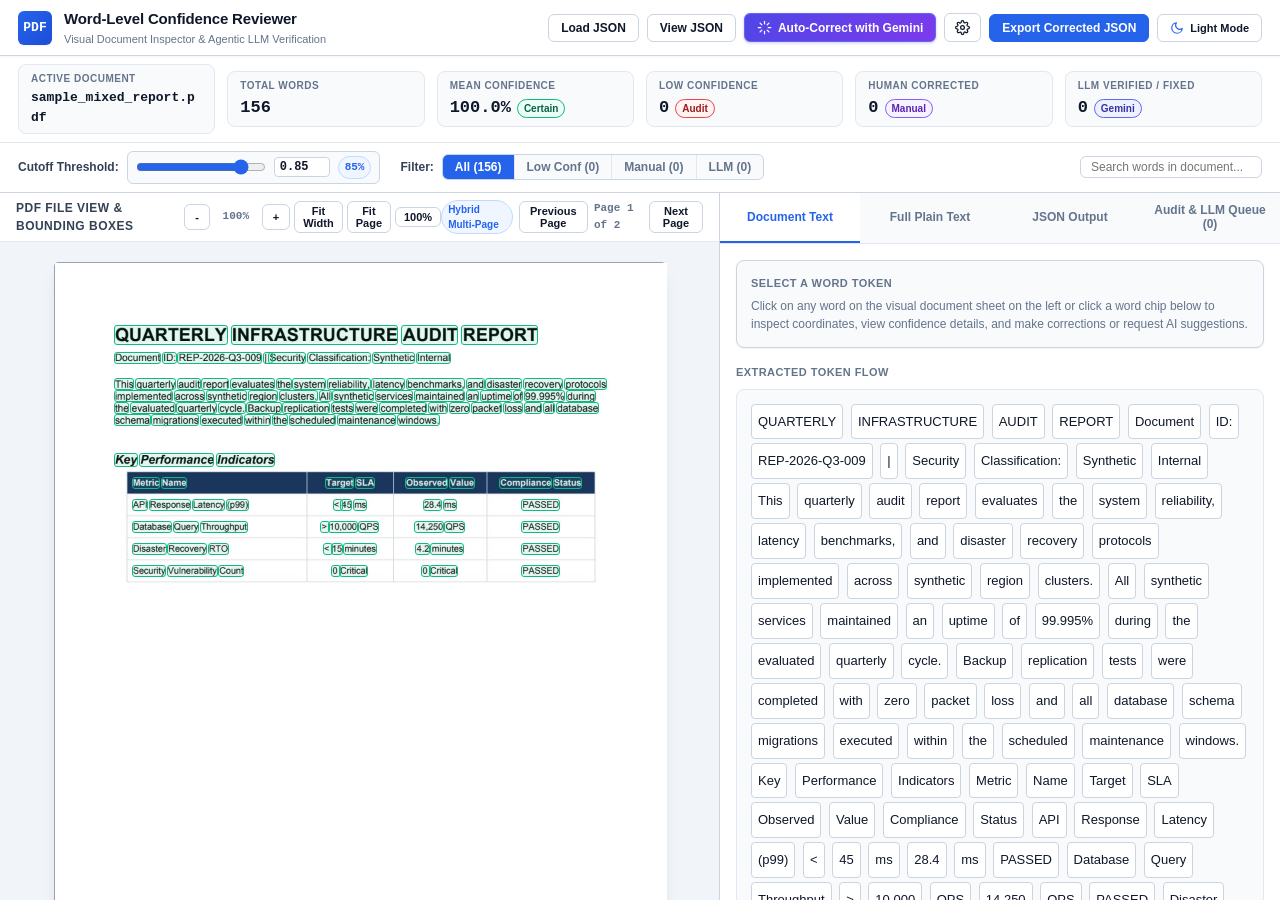
<file: samples/sample_mixed_report_dashboard.html>
<!DOCTYPE html>
<html lang="en">
<head>
  <meta charset="UTF-8">
  <meta name="viewport" content="width=device-width, initial-scale=1.0">
  <title>PDF Word-Level Confidence Reviewer</title>
  <style>
/* PDF Word-Level Confidence Extraction - Modern UI Dashboard Stylesheet */

:root,
html[data-theme="light"],
body[data-theme="light"] {
  /* Core Theme: Light Mode */
  --bg-app: #f1f5f9;
  --bg-header: #ffffff;
  --bg-surface: #ffffff;
  --bg-surface-elevated: #f8fafc;
  --bg-surface-active: #e2e8f0;
  --bg-surface-hover: #f1f5f9;
  --bg-input: #ffffff;
  
  --text-main: #0f172a;
  --text-secondary: #334155;
  --text-muted: #64748b;
  --text-subtle: #94a3b8;
  
  --border-subtle: #e2e8f0;
  --border-medium: #cbd5e1;
  --border-strong: #94a3b8;
  
  --accent-primary: #2563eb;
  --accent-primary-hover: #1d4ed8;
  --accent-subtle: #eff6ff;
  --accent-border: #bfdbfe;
  --accent-glow: rgba(37, 99, 235, 0.2);
  
  --status-high-bg: #ecfdf5;
  --status-high-text: #065f46;
  --status-high-border: #10b981;
  --status-high-bar: #10b981;
  
  --status-mid-bg: #fffbeb;
  --status-mid-text: #92400e;
  --status-mid-border: #f59e0b;
  --status-mid-bar: #f59e0b;
  
  --status-low-bg: #fef2f2;
  --status-low-text: #991b1b;
  --status-low-border: #ef4444;
  --status-low-bar: #ef4444;

  --status-corrected-bg: #f5f3ff;
  --status-corrected-text: #5b21b6;
  --status-corrected-border: #8b5cf6;
  --status-corrected-bar: #8b5cf6;

  --status-ai-bg: #eef2ff;
  --status-ai-text: #3730a3;
  --status-ai-border: #6366f1;
  --status-ai-bar: #6366f1;

  --bbox-high-bg: rgba(16, 185, 129, 0.10);
  --bbox-high-border: #10b981;
  --bbox-low-bg: rgba(239, 68, 68, 0.28);
  --bbox-low-border: #ef4444;
  --bbox-selected-bg: rgba(37, 99, 235, 0.35);
  --bbox-selected-border: #2563eb;
  --bbox-corrected-bg: rgba(139, 92, 246, 0.25);
  --bbox-corrected-border: #8b5cf6;
  --bbox-ai-bg: rgba(99, 102, 241, 0.25);
  --bbox-ai-border: #6366f1;

  --shadow-xs: 0 1px 2px 0 rgba(0, 0, 0, 0.05);
  --shadow-sm: 0 1px 3px 0 rgba(0, 0, 0, 0.08), 0 1px 2px -1px rgba(0, 0, 0, 0.08);
  --shadow-md: 0 4px 6px -1px rgba(0, 0, 0, 0.08), 0 2px 4px -2px rgba(0, 0, 0, 0.06);
  --shadow-lg: 0 10px 15px -3px rgba(0, 0, 0, 0.1), 0 4px 6px -4px rgba(0, 0, 0, 0.05);

  --radius-xs: 4px;
  --radius-sm: 6px;
  --radius-md: 8px;
  --radius-lg: 12px;
  --radius-full: 9999px;

  --font-sans: -apple-system, BlinkMacSystemFont, "Segoe UI", Roboto, Oxygen, Ubuntu, Cantarell, "Open Sans", "Helvetica Neue", sans-serif;
  --font-mono: ui-monospace, SFMono-Regular, Menlo, Monaco, Consolas, "Liberation Mono", "Courier New", monospace;
  --transition-fast: 0.15s ease;
  --transition-normal: 0.25s ease;
}

:root[data-theme="dark"],
html[data-theme="dark"],
body[data-theme="dark"],
[data-theme="dark"] {
  /* Core Theme: Dark Mode */
  --bg-app: #0b1120;
  --bg-header: #0f172a;
  --bg-surface: #1e293b;
  --bg-surface-elevated: #182234;
  --bg-surface-active: #334155;
  --bg-surface-hover: #27354f;
  --bg-input: #0f172a;
  
  --text-main: #f8fafc;
  --text-secondary: #cbd5e1;
  --text-muted: #94a3b8;
  --text-subtle: #64748b;
  
  --border-subtle: #1e293b;
  --border-medium: #334155;
  --border-strong: #475569;
  
  --accent-primary: #3b82f6;
  --accent-primary-hover: #60a5fa;
  --accent-subtle: #1e293b;
  --accent-border: #2563eb;
  --accent-glow: rgba(59, 130, 246, 0.3);
  
  --status-high-bg: #064e3b;
  --status-high-text: #6ee7b7;
  --status-high-border: #059669;
  --status-high-bar: #10b981;
  
  --status-mid-bg: #78350f;
  --status-mid-text: #fde68a;
  --status-mid-border: #d97706;
  --status-mid-bar: #f59e0b;
  
  --status-low-bg: #7f1d1d;
  --status-low-text: #fca5a5;
  --status-low-border: #dc2626;
  --status-low-bar: #ef4444;

  --status-corrected-bg: #3b1d7d;
  --status-corrected-text: #c4b5fd;
  --status-corrected-border: #8b5cf6;
  --status-corrected-bar: #8b5cf6;

  --status-ai-bg: #1e1b4b;
  --status-ai-text: #a5b4fc;
  --status-ai-border: #6366f1;
  --status-ai-bar: #818cf8;

  --bbox-high-bg: rgba(16, 185, 129, 0.15);
  --bbox-high-border: #34d399;
  --bbox-low-bg: rgba(239, 68, 68, 0.35);
  --bbox-low-border: #f87171;
  --bbox-selected-bg: rgba(59, 130, 246, 0.45);
  --bbox-selected-border: #60a5fa;
  --bbox-corrected-bg: rgba(139, 92, 246, 0.35);
  --bbox-corrected-border: #a78bfa;
  --bbox-ai-bg: rgba(99, 102, 241, 0.35);
  --bbox-ai-border: #818cf8;

  --shadow-xs: 0 1px 2px 0 rgba(0, 0, 0, 0.4);
  --shadow-sm: 0 1px 3px 0 rgba(0, 0, 0, 0.5), 0 1px 2px -1px rgba(0, 0, 0, 0.5);
  --shadow-md: 0 4px 6px -1px rgba(0, 0, 0, 0.6), 0 2px 4px -2px rgba(0, 0, 0, 0.5);
  --shadow-lg: 0 10px 15px -3px rgba(0, 0, 0, 0.7), 0 4px 6px -4px rgba(0, 0, 0, 0.6);
}

/* Reset & Base */
* {
  box-sizing: border-box;
  margin: 0;
  padding: 0;
}

html, body {
  height: 100%;
  overflow: hidden;
}

body {
  font-family: var(--font-sans);
  background-color: var(--bg-app);
  color: var(--text-main);
  line-height: 1.5;
  font-size: 13px;
  display: flex;
  flex-direction: column;
  -webkit-font-smoothing: antialiased;
  transition: background-color var(--transition-fast), color var(--transition-fast);
}

/* Top App Header */
.app-header {
  background-color: var(--bg-header);
  border-bottom: 1px solid var(--border-medium);
  padding: 8px 18px;
  display: flex;
  align-items: center;
  justify-content: space-between;
  box-shadow: var(--shadow-xs);
  z-index: 20;
  flex-shrink: 0;
  transition: background-color var(--transition-fast), border-color var(--transition-fast);
}

.brand-section {
  display: flex;
  align-items: center;
  gap: 12px;
}

.brand-logo-badge {
  width: 34px;
  height: 34px;
  border-radius: var(--radius-sm);
  background: linear-gradient(135deg, var(--accent-primary), #1d4ed8);
  color: #ffffff;
  display: flex;
  align-items: center;
  justify-content: center;
  font-weight: 800;
  font-size: 13px;
  font-family: var(--font-mono);
  box-shadow: var(--shadow-xs);
}

.brand-info {
  display: flex;
  flex-direction: column;
}

.brand-title {
  font-size: 15px;
  font-weight: 700;
  letter-spacing: -0.01em;
  color: var(--text-main);
}

.brand-subtitle {
  font-size: 11px;
  color: var(--text-muted);
}

.header-actions {
  display: flex;
  align-items: center;
  gap: 8px;
}

/* Theme Toggle Button */
.btn-theme-toggle {
  display: inline-flex;
  align-items: center;
  gap: 8px;
  padding: 5px 12px;
  font-size: 12px;
  font-weight: 700;
  border-radius: var(--radius-sm);
  border: 1px solid var(--border-medium);
  background-color: var(--bg-surface-elevated);
  color: var(--text-main);
  cursor: pointer;
  transition: all var(--transition-fast);
}

.btn-theme-toggle:hover {
  background-color: var(--bg-surface-hover);
  border-color: var(--accent-primary);
}

.theme-toggle-indicator {
  display: flex;
  align-items: center;
  justify-content: center;
  color: var(--accent-primary);
}

.theme-icon {
  display: block;
}

.theme-status-text {
  font-size: 11px;
  font-weight: 700;
}

/* KPI Cards Strip */
.kpi-strip {
  background-color: var(--bg-surface);
  border-bottom: 1px solid var(--border-subtle);
  padding: 8px 18px;
  display: flex;
  align-items: center;
  gap: 12px;
  overflow-x: auto;
  flex-shrink: 0;
  transition: background-color var(--transition-fast);
}

.kpi-card {
  flex: 1;
  min-width: 140px;
  background-color: var(--bg-surface-elevated);
  border: 1px solid var(--border-subtle);
  border-radius: var(--radius-md);
  padding: 6px 12px;
  display: flex;
  flex-direction: column;
  transition: border-color var(--transition-fast), box-shadow var(--transition-fast), background-color var(--transition-fast);
}

.kpi-card:hover {
  border-color: var(--border-medium);
}

.kpi-header {
  display: flex;
  align-items: center;
  justify-content: space-between;
  margin-bottom: 2px;
}

.kpi-title {
  font-size: 10px;
  font-weight: 700;
  text-transform: uppercase;
  letter-spacing: 0.05em;
  color: var(--text-muted);
}

.kpi-value-row {
  display: flex;
  align-items: baseline;
  gap: 6px;
}

.kpi-value {
  font-size: 17px;
  font-weight: 800;
  font-family: var(--font-mono);
  color: var(--text-main);
}

.kpi-badge {
  font-size: 10px;
  font-weight: 700;
  padding: 1px 6px;
  border-radius: var(--radius-full);
}

.kpi-badge.high {
  background-color: var(--status-high-bg);
  color: var(--status-high-text);
  border: 1px solid var(--status-high-border);
}

.kpi-badge.low {
  background-color: var(--status-low-bg);
  color: var(--status-low-text);
  border: 1px solid var(--status-low-border);
}

.kpi-badge.info {
  background-color: var(--accent-subtle);
  color: var(--accent-primary);
  border: 1px solid var(--accent-border);
}

.kpi-badge.corrected {
  background-color: var(--status-corrected-bg);
  color: var(--status-corrected-text);
  border: 1px solid var(--status-corrected-border);
}

/* Control Toolbar */
.toolbar-section {
  background-color: var(--bg-surface);
  border-bottom: 1px solid var(--border-medium);
  padding: 8px 18px;
  display: flex;
  align-items: center;
  justify-content: space-between;
  flex-wrap: wrap;
  gap: 14px;
  flex-shrink: 0;
  transition: background-color var(--transition-fast);
}

.toolbar-left-group {
  display: flex;
  align-items: center;
  gap: 20px;
  flex-wrap: wrap;
}

/* Global Threshold Slider & Linked Number Input */
.threshold-control-group {
  display: flex;
  align-items: center;
  gap: 8px;
}

.control-label {
  font-size: 12px;
  font-weight: 600;
  color: var(--text-secondary);
}

.threshold-input-wrapper {
  display: flex;
  align-items: center;
  gap: 8px;
  background-color: var(--bg-surface-elevated);
  border: 1px solid var(--border-medium);
  padding: 4px 8px;
  border-radius: var(--radius-sm);
}

.range-input {
  width: 130px;
  accent-color: var(--accent-primary);
  cursor: pointer;
}

.threshold-number-field {
  width: 56px;
  padding: 2px 4px;
  font-size: 12px;
  font-family: var(--font-mono);
  font-weight: 700;
  text-align: center;
  border: 1px solid var(--border-medium);
  border-radius: var(--radius-xs);
  background-color: var(--bg-input);
  color: var(--text-main);
}

.threshold-number-field:focus {
  outline: 2px solid var(--accent-primary);
  border-color: var(--accent-primary);
}

.threshold-pct-badge {
  font-size: 11px;
  font-weight: 800;
  font-family: var(--font-mono);
  padding: 2px 6px;
  border-radius: var(--radius-full);
  background-color: var(--accent-subtle);
  color: var(--accent-primary);
  border: 1px solid var(--accent-border);
}

/* View Filter Buttons Group */
.view-filter-group {
  display: flex;
  align-items: center;
  gap: 8px;
}

.btn-group {
  display: inline-flex;
  border-radius: var(--radius-sm);
  overflow: hidden;
  border: 1px solid var(--border-medium);
  background-color: var(--bg-surface-elevated);
}

.filter-btn {
  padding: 5px 12px;
  font-size: 12px;
  font-weight: 600;
  border: none;
  background: none;
  color: var(--text-muted);
  cursor: pointer;
  transition: all var(--transition-fast);
  border-right: 1px solid var(--border-subtle);
}

.filter-btn:last-child {
  border-right: none;
}

.filter-btn:hover {
  background-color: var(--bg-surface-hover);
  color: var(--text-main);
}

.filter-btn.active {
  background-color: var(--accent-primary);
  color: #ffffff;
}

/* Search Box */
.search-box {
  display: flex;
  align-items: center;
  background-color: var(--bg-input);
  border: 1px solid var(--border-medium);
  border-radius: var(--radius-sm);
  padding: 3px 10px;
}

.search-input {
  border: none;
  background: none;
  font-size: 12px;
  color: var(--text-main);
  outline: none;
  width: 160px;
}

/* Standard Buttons */
.btn {
  display: inline-flex;
  align-items: center;
  justify-content: center;
  gap: 6px;
  padding: 6px 12px;
  font-size: 12px;
  font-weight: 600;
  border-radius: var(--radius-sm);
  border: 1px solid var(--border-medium);
  background-color: var(--bg-surface);
  color: var(--text-main);
  cursor: pointer;
  transition: all var(--transition-fast);
}

.btn:hover {
  background-color: var(--bg-surface-hover);
  border-color: var(--border-strong);
}

.btn-primary {
  background-color: var(--accent-primary);
  border-color: var(--accent-primary);
  color: #ffffff;
}

.btn-primary:hover {
  background-color: var(--accent-primary-hover);
  border-color: var(--accent-primary-hover);
}

.btn-success {
  background-color: var(--status-high-border) !important;
  border-color: var(--status-high-border) !important;
  color: #ffffff !important;
}

.btn-sm {
  padding: 3px 8px;
  font-size: 11px;
}

.btn-icon {
  padding: 6px 10px;
}

/* Main Split View */
.workspace-layout {
  display: flex;
  flex: 1;
  overflow: hidden;
  position: relative;
}

/* Left Column: Visual Document Viewer */
.visual-pane {
  flex: 1.25;
  background-color: var(--bg-app);
  border-right: 1px solid var(--border-medium);
  display: flex;
  flex-direction: column;
  overflow: hidden;
}

.pane-topbar {
  background-color: var(--bg-surface);
  border-bottom: 1px solid var(--border-subtle);
  padding: 6px 16px;
  display: flex;
  align-items: center;
  justify-content: space-between;
}

.pane-heading {
  font-weight: 700;
  font-size: 12px;
  text-transform: uppercase;
  letter-spacing: 0.04em;
  color: var(--text-secondary);
}

.zoom-controls {
  display: flex;
  align-items: center;
  gap: 4px;
}

.zoom-label {
  font-family: var(--font-mono);
  font-size: 11px;
  font-weight: 700;
  color: var(--text-muted);
  min-width: 44px;
  text-align: center;
}

.page-stepper {
  display: flex;
  align-items: center;
  gap: 6px;
}

.canvas-viewport {
  flex: 1;
  overflow: auto;
  padding: 20px;
  display: flex;
  justify-content: center;
  align-items: flex-start;
  background-color: var(--bg-app);
}

.pdf-viewport-inner {
  position: relative;
  display: inline-block;
  margin: 0 auto 24px auto;
  transition: width var(--transition-fast), height var(--transition-fast);
}

.pdf-sheet-wrapper {
  position: relative;
  background-color: #ffffff;
  box-shadow: var(--shadow-lg);
  border: 1px solid var(--border-strong);
  border-radius: var(--radius-xs);
  transform-origin: top left;
  transition: transform var(--transition-fast);
}

.pdf-canvas {
  display: block;
  background-color: #ffffff;
}

.word-overlay-container {
  position: absolute;
  top: 0;
  left: 0;
  width: 100%;
  height: 100%;
  pointer-events: none;
}

/* Bounding Box Highlights */
.bbox-box {
  position: absolute;
  pointer-events: auto;
  cursor: pointer;
  border-radius: 2px;
  transition: background-color var(--transition-fast), outline var(--transition-fast), opacity var(--transition-fast);
}

.bbox-box.high {
  background-color: var(--bbox-high-bg);
  outline: 1px solid var(--bbox-high-border);
}

.bbox-box.low {
  background-color: var(--bbox-low-bg);
  outline: 2px solid var(--bbox-low-border);
}

.bbox-box.corrected {
  background-color: var(--bbox-corrected-bg);
  outline: 2px solid var(--bbox-corrected-border);
}

.bbox-box.ai,
.bbox-box.llm-corrected,
.bbox-box.llm-approved {
  background-color: var(--bbox-ai-bg);
  outline: 2px solid var(--bbox-ai-border);
}

.bbox-box.dimmed {
  opacity: 0.15 !important;
  outline-style: dashed !important;
}

.bbox-box:hover {
  outline-width: 2.5px !important;
  z-index: 10;
}

.bbox-box.selected {
  background-color: var(--bbox-selected-bg) !important;
  outline: 2.5px solid var(--bbox-selected-border) !important;
  box-shadow: 0 0 0 4px var(--accent-glow);
  z-index: 15;
  opacity: 1.0 !important;
}

/* Right Column: Text Flow & Inspector */
.side-pane {
  flex: 1;
  min-width: 380px;
  max-width: 560px;
  background-color: var(--bg-surface);
  display: flex;
  flex-direction: column;
  overflow: hidden;
}

.tab-bar {
  display: flex;
  background-color: var(--bg-surface-elevated);
  border-bottom: 1px solid var(--border-subtle);
}

.tab-item {
  flex: 1;
  padding: 10px 14px;
  font-size: 12px;
  font-weight: 700;
  text-align: center;
  border: none;
  background: none;
  color: var(--text-muted);
  border-bottom: 2px solid transparent;
  cursor: pointer;
  transition: all var(--transition-fast);
}

.tab-item:hover {
  color: var(--text-main);
}

.tab-item.active {
  color: var(--accent-primary);
  border-bottom-color: var(--accent-primary);
  background-color: var(--bg-surface);
}

.tab-pane-content {
  flex: 1;
  overflow-y: auto;
  padding: 16px;
  display: none;
}

.tab-pane-content.active {
  display: block;
}

/* Filter Info Notification Banner */
.filter-notification-banner {
  background-color: var(--accent-subtle);
  border: 1px solid var(--accent-border);
  color: var(--text-secondary);
  border-radius: var(--radius-sm);
  padding: 6px 12px;
  font-size: 11px;
  font-weight: 600;
  margin-bottom: 10px;
  display: flex;
  align-items: center;
  justify-content: space-between;
}

/* Inspector Card */
.inspector-card-box {
  background-color: var(--bg-surface-elevated);
  border: 1px solid var(--border-medium);
  border-radius: var(--radius-md);
  padding: 14px;
  margin-bottom: 16px;
  box-shadow: var(--shadow-xs);
}

.inspector-header-row {
  display: flex;
  align-items: center;
  justify-content: space-between;
  margin-bottom: 10px;
}

.inspector-badge-title {
  font-size: 11px;
  font-weight: 700;
  text-transform: uppercase;
  letter-spacing: 0.04em;
  color: var(--text-muted);
}

.word-focus-display {
  display: flex;
  align-items: baseline;
  justify-content: space-between;
  margin-bottom: 10px;
}

.word-focus-text {
  font-size: 20px;
  font-weight: 800;
  font-family: var(--font-mono);
  color: var(--text-main);
  word-break: break-all;
}

.confidence-meter {
  margin-bottom: 12px;
}

.meter-track {
  height: 6px;
  background-color: var(--border-medium);
  border-radius: var(--radius-full);
  overflow: hidden;
  margin-top: 4px;
}

.meter-fill {
  height: 100%;
  transition: width var(--transition-normal), background-color var(--transition-normal);
}

.meta-grid {
  display: grid;
  grid-template-columns: repeat(2, 1fr);
  gap: 8px;
  font-size: 12px;
  margin-bottom: 12px;
}

.meta-item {
  display: flex;
  flex-direction: column;
}

.meta-key {
  color: var(--text-muted);
  font-size: 10px;
  text-transform: uppercase;
}

.meta-val {
  font-family: var(--font-mono);
  font-weight: 600;
}

.hitl-edit-row {
  display: flex;
  gap: 6px;
  margin-top: 8px;
}

.hitl-input {
  flex: 1;
  padding: 6px 10px;
  font-size: 13px;
  border-radius: var(--radius-sm);
  border: 1px solid var(--border-medium);
  background-color: var(--bg-input);
  color: var(--text-main);
  font-family: var(--font-mono);
}

.hitl-input:focus {
  outline: 2px solid var(--accent-primary);
  border-color: var(--accent-primary);
}

.nav-buttons-row {
  display: flex;
  justify-content: space-between;
  margin-top: 10px;
}

/* Document Text Token Flow */
.token-flow-container {
  line-height: 2.3;
  font-size: 13px;
  background-color: var(--bg-surface-elevated);
  border: 1px solid var(--border-subtle);
  border-radius: var(--radius-md);
  padding: 12px;
  min-height: 140px;
}

.token-word {
  display: inline-block;
  padding: 2px 6px;
  margin: 2px;
  border-radius: var(--radius-xs);
  cursor: pointer;
  transition: all var(--transition-fast);
}

.token-word.high {
  background-color: var(--bg-surface);
  border: 1px solid var(--border-medium);
  color: var(--text-main);
}

.token-word.low {
  background-color: var(--status-low-bg);
  color: var(--status-low-text);
  border: 1px solid var(--status-low-border);
  font-weight: 700;
}

.token-word.corrected {
  background-color: var(--status-corrected-bg);
  color: var(--status-corrected-text);
  border: 1px solid var(--status-corrected-border);
  font-weight: 700;
}

.token-word.ai,
.token-word.llm-corrected,
.token-word.llm-approved {
  background-color: var(--status-ai-bg);
  color: var(--status-ai-text);
  border: 1px solid var(--status-ai-border);
  font-weight: 700;
}

.token-word:hover {
  border-color: var(--accent-primary);
  transform: translateY(-1px);
}

.token-word.selected {
  background-color: var(--accent-primary) !important;
  color: #ffffff !important;
  border-color: var(--accent-primary) !important;
}

/* Audit Queue Table */
.audit-list {
  display: flex;
  flex-direction: column;
  gap: 8px;
}

.audit-item-row {
  background-color: var(--bg-surface-elevated);
  border: 1px solid var(--border-subtle);
  border-radius: var(--radius-sm);
  padding: 8px 12px;
  display: flex;
  align-items: center;
  justify-content: space-between;
  cursor: pointer;
  transition: all var(--transition-fast);
}

.audit-item-row:hover {
  border-color: var(--border-medium);
  background-color: var(--bg-surface-hover);
}

.audit-item-row.selected {
  border-color: var(--accent-primary);
  background-color: var(--accent-subtle);
}

.audit-word-title {
  font-family: var(--font-mono);
  font-weight: 700;
  font-size: 13px;
}

.audit-meta-info {
  font-size: 11px;
  color: var(--text-muted);
}

/* Modal */
.modal-overlay {
  position: fixed;
  top: 0;
  left: 0;
  width: 100vw;
  height: 100vh;
  background-color: rgba(0, 0, 0, 0.6);
  backdrop-filter: blur(2px);
  display: flex;
  align-items: center;
  justify-content: center;
  z-index: 100;
  opacity: 0;
  pointer-events: none;
  transition: opacity var(--transition-fast);
}

.modal-overlay.open {
  opacity: 1;
  pointer-events: auto;
}

.modal-dialog {
  background-color: var(--bg-surface);
  width: 760px;
  max-width: 90vw;
  max-height: 85vh;
  border-radius: var(--radius-lg);
  box-shadow: var(--shadow-lg);
  border: 1px solid var(--border-medium);
  display: flex;
  flex-direction: column;
  overflow: hidden;
}

.modal-header-bar {
  padding: 12px 16px;
  border-bottom: 1px solid var(--border-subtle);
  display: flex;
  align-items: center;
  justify-content: space-between;
}

.modal-content-area {
  padding: 16px;
  flex: 1;
  overflow: auto;
}

.code-viewer {
  font-family: var(--font-mono);
  font-size: 12px;
  line-height: 1.4;
  white-space: pre-wrap;
  background-color: var(--bg-surface-elevated);
  padding: 12px;
  border-radius: var(--radius-sm);
  border: 1px solid var(--border-subtle);
  color: var(--text-main);
}

.full-text-textarea {
  width: 100%;
  height: 480px;
  background-color: var(--bg-surface-elevated);
  border: 1px solid var(--border-medium);
  border-radius: var(--radius-sm);
  padding: 12px;
  font-family: var(--font-mono);
  font-size: 12px;
  line-height: 1.6;
  color: var(--text-main);
  resize: vertical;
  outline: none;
}

.full-text-textarea:focus {
  border-color: var(--accent-primary);
}

.modal-footer-bar {
  padding: 10px 16px;
  border-top: 1px solid var(--border-subtle);
  display: flex;
  justify-content: flex-end;
  gap: 8px;
}

/* Toast Notification Container */
.toast-container {
  position: fixed;
  bottom: 24px;
  right: 24px;
  z-index: 1000;
  display: flex;
  flex-direction: column;
  gap: 8px;
  pointer-events: none;
}

.toast {
  pointer-events: auto;
  background-color: var(--bg-surface-elevated);
  border: 1px solid var(--border-medium);
  box-shadow: var(--shadow-lg);
  border-radius: var(--radius-md);
  padding: 10px 16px;
  font-size: 12px;
  font-weight: 600;
  color: var(--text-main);
  display: flex;
  align-items: center;
  gap: 10px;
  opacity: 0;
  transform: translateY(12px);
  transition: opacity 0.25s ease, transform 0.25s ease;
  max-width: 440px;
}

.toast.show {
  opacity: 1;
  transform: translateY(0);
}

.toast-success {
  border-left: 4px solid var(--status-high-border);
}

/* ==========================================================================
   Agentic LLM (Gemini) Components & Actions
   ========================================================================== */

/* AI Primary Action Button in Header */
.btn-ai-primary {
  background: linear-gradient(135deg, #4f46e5 0%, #7c3aed 100%);
  border: 1px solid #6366f1;
  color: #ffffff;
  font-weight: 700;
  box-shadow: 0 1px 3px rgba(79, 70, 229, 0.3);
  transition: all var(--transition-fast);
}

.btn-ai-primary:hover {
  background: linear-gradient(135deg, #4338ca 0%, #6d28d9 100%);
  border-color: #4f46e5;
  box-shadow: 0 2px 8px rgba(99, 102, 241, 0.45);
  transform: translateY(-1px);
}

.btn-ai-sm {
  background: linear-gradient(135deg, #4f46e5 0%, #7c3aed 100%);
  border: 1px solid #6366f1;
  color: #ffffff;
  font-weight: 600;
  padding: 3px 9px;
  font-size: 11px;
  border-radius: var(--radius-sm);
  cursor: pointer;
  display: inline-flex;
  align-items: center;
  gap: 5px;
  transition: all var(--transition-fast);
}

.btn-ai-sm:hover {
  background: linear-gradient(135deg, #4338ca 0%, #6d28d9 100%);
  box-shadow: 0 2px 6px rgba(99, 102, 241, 0.4);
}

.ai-action-icon {
  flex-shrink: 0;
  animation: pulseAiIcon 3s infinite ease-in-out;
}

@keyframes pulseAiIcon {
  0%, 100% { opacity: 0.9; transform: scale(1); }
  50% { opacity: 1; transform: scale(1.12); }
}

/* KPI AI Badge */
.kpi-badge.ai {
  background-color: var(--status-ai-bg);
  color: var(--status-ai-text);
  border: 1px solid var(--status-ai-border);
}

/* Filter AI Button */
.filter-btn[data-filter="ai"].active {
  background-color: #6366f1;
  border-color: #6366f1;
  color: #ffffff;
}

/* AI Suggestion Box in Inspector */
.ai-suggestion-box {
  background-color: var(--status-ai-bg);
  border: 1px solid var(--status-ai-border);
  border-radius: var(--radius-md);
  padding: 10px 12px;
  margin-top: 10px;
  display: flex;
  flex-direction: column;
  gap: 6px;
}

.ai-suggestion-header {
  display: flex;
  align-items: center;
  justify-content: space-between;
}

.ai-suggestion-title {
  font-size: 11px;
  font-weight: 700;
  color: var(--status-ai-text);
  display: flex;
  align-items: center;
  gap: 4px;
  text-transform: uppercase;
  letter-spacing: 0.03em;
}

.ai-suggestion-body {
  display: flex;
  flex-direction: column;
  gap: 2px;
}

.ai-suggestion-word {
  font-family: var(--font-mono);
  font-weight: 700;
  font-size: 14px;
  color: var(--text-main);
}

.ai-suggestion-reason {
  font-size: 11px;
  color: var(--text-secondary);
  line-height: 1.4;
}

.ai-suggestion-footer {
  display: flex;
  justify-content: flex-end;
  gap: 6px;
  margin-top: 4px;
}

/* AI Queue Action Banner */
.ai-queue-banner {
  background: linear-gradient(135deg, rgba(99, 102, 241, 0.12) 0%, rgba(139, 92, 246, 0.12) 100%);
  border: 1px solid var(--status-ai-border);
  border-radius: var(--radius-md);
  padding: 10px 14px;
  margin-bottom: 12px;
  display: flex;
  align-items: center;
  justify-content: space-between;
  flex-wrap: wrap;
  gap: 8px;
}

.ai-queue-banner-left {
  display: flex;
  align-items: center;
  gap: 8px;
}

.ai-queue-status-text {
  font-size: 12px;
  font-weight: 700;
  color: var(--text-main);
}

.ai-queue-banner-actions {
  display: flex;
  align-items: center;
  gap: 6px;
}

/* Staged AI Review Table */
.ai-suggestions-table-wrapper {
  overflow-x: auto;
  border: 1px solid var(--border-medium);
  border-radius: var(--radius-md);
  margin-bottom: 14px;
  background-color: var(--bg-surface-elevated);
}

.ai-review-table {
  width: 100%;
  border-collapse: collapse;
  font-size: 11.5px;
}

.ai-review-table th {
  background-color: var(--bg-surface-active);
  color: var(--text-secondary);
  font-weight: 700;
  text-transform: uppercase;
  letter-spacing: 0.03em;
  padding: 8px 10px;
  text-align: left;
  border-bottom: 1px solid var(--border-medium);
}

.ai-review-table td {
  padding: 8px 10px;
  border-bottom: 1px solid var(--border-subtle);
  color: var(--text-main);
  vertical-align: middle;
}

.ai-review-table tr:hover {
  background-color: var(--bg-surface-hover);
}

.ai-table-word {
  font-family: var(--font-mono);
  font-weight: 700;
  color: var(--status-low-text);
}

.ai-table-suggested {
  font-family: var(--font-mono);
  font-weight: 700;
  color: #4f46e5;
}

.ai-table-context {
  font-size: 10.5px;
  color: var(--text-muted);
  display: block;
  max-width: 160px;
  white-space: nowrap;
  overflow: hidden;
  text-overflow: ellipsis;
}

.ai-badge-correct {
  background-color: #fee2e2;
  color: #991b1b;
  border: 1px solid #f87171;
  padding: 1px 6px;
  border-radius: var(--radius-full);
  font-size: 10px;
  font-weight: 700;
}

.ai-badge-approve {
  background-color: #ecfdf5;
  color: #065f46;
  border: 1px solid #34d399;
  padding: 1px 6px;
  border-radius: var(--radius-full);
  font-size: 10px;
  font-weight: 700;
}


</style>
</head>
<body>

  <!-- Top App Header -->
  <header class="app-header">
    <div class="brand-section">
      <div class="brand-logo-badge">PDF</div>
      <div class="brand-info">
        <h1 class="brand-title">Word-Level Confidence Reviewer</h1>
        <span class="brand-subtitle">Visual Document Inspector & Agentic LLM Verification</span>
      </div>
    </div>

    <div class="header-actions">
      <input type="file" id="fileInput" accept=".json" style="display: none;">
      <button class="btn" onclick="document.getElementById('fileInput').click()">
        Load JSON
      </button>
      <button class="btn" id="viewJsonBtn">
        View JSON
      </button>
      <button class="btn btn-ai-primary" id="btnAutoCorrectGemini" title="Run Agentic LLM Word Correction on Flagged Tokens">
        <svg class="ai-action-icon" width="15" height="15" viewBox="0 0 24 24" fill="none" stroke="currentColor" stroke-width="2" stroke-linecap="round" stroke-linejoin="round">
          <path d="M12 2v4m0 12v4M4.93 4.93l2.83 2.83m8.48 8.48l2.83 2.83M2 12h4m12 0h4M4.93 19.07l2.83-2.83m8.48-8.48l2.83-2.83"/>
        </svg>
        <span>Auto-Correct with Gemini</span>
      </button>
      <button class="btn btn-icon" id="btnGeminiSettings" title="Gemini Model & API Settings" aria-label="Gemini Settings">
        <svg width="15" height="15" viewBox="0 0 24 24" fill="none" stroke="currentColor" stroke-width="2" stroke-linecap="round" stroke-linejoin="round">
          <circle cx="12" cy="12" r="3"></circle>
          <path d="M19.4 15a1.65 1.65 0 0 0 .33 1.82l.06.06a2 2 0 0 1 0 2.83 2 2 0 0 1-2.83 0l-.06-.06a1.65 1.65 0 0 0-1.82-.33 1.65 1.65 0 0 0-1 1.51V21a2 2 0 0 1-2 2 2 2 0 0 1-2-2v-.09A1.65 1.65 0 0 0 9 19.4a1.65 1.65 0 0 0-1.82.33l-.06.06a2 2 0 0 1-2.83 0 2 2 0 0 1 0-2.83l.06-.06a1.65 1.65 0 0 0 .33-1.82 1.65 1.65 0 0 0-1.51-1H3a2 2 0 0 1-2-2 2 2 0 0 1 2-2h.09A1.65 1.65 0 0 0 4.6 9a1.65 1.65 0 0 0-.33-1.82l-.06-.06a2 2 0 0 1 0-2.83 2 2 0 0 1 2.83 0l.06.06a1.65 1.65 0 0 0 1.82.33H9a1.65 1.65 0 0 0 1-1.51V3a2 2 0 0 1 2-2 2 2 0 0 1 2 2v.09a1.65 1.65 0 0 0 1 1.51 1.65 1.65 0 0 0 1.82-.33l.06-.06a2 2 0 0 1 2.83 0 2 2 0 0 1 0 2.83l-.06.06a1.65 1.65 0 0 0-.33 1.82V9a1.65 1.65 0 0 0 1.51 1H21a2 2 0 0 1 2 2 2 2 0 0 1-2 2h-.09a1.65 1.65 0 0 0-1.51 1z"></path>
        </svg>
      </button>
      <button class="btn btn-primary" id="exportJsonBtn">
        Export Corrected JSON
      </button>
      <button class="btn btn-theme-toggle" id="themeToggleBtn" title="Toggle Light / Dark Mode" aria-label="Toggle Theme">
        <span class="theme-toggle-indicator">
          <svg class="theme-icon" id="themeIconMoon" width="14" height="14" viewBox="0 0 24 24" fill="none" stroke="currentColor" stroke-width="2" stroke-linecap="round" stroke-linejoin="round">
            <path d="M21 12.79A9 9 0 1 1 11.21 3 7 7 0 0 0 21 12.79z"></path>
          </svg>
          <svg class="theme-icon" id="themeIconSun" width="14" height="14" viewBox="0 0 24 24" fill="none" stroke="currentColor" stroke-width="2" stroke-linecap="round" stroke-linejoin="round" style="display: none;">
            <circle cx="12" cy="12" r="5"></circle>
            <line x1="12" y1="1" x2="12" y2="3"></line>
            <line x1="12" y1="21" x2="12" y2="23"></line>
            <line x1="4.22" y1="4.22" x2="5.64" y2="5.64"></line>
            <line x1="18.36" y1="18.36" x2="19.78" y2="19.78"></line>
            <line x1="1" y1="12" x2="3" y2="12"></line>
            <line x1="21" y1="12" x2="23" y2="12"></line>
            <line x1="4.22" y1="19.78" x2="5.64" y2="18.36"></line>
            <line x1="18.36" y1="5.64" x2="19.78" y2="4.22"></line>
          </svg>
        </span>
        <span id="themeStatusLabel" class="theme-status-text">Dark Mode</span>
      </button>
    </div>
  </header>

  <!-- KPI Metrics Strip -->
  <section class="kpi-strip">
    <div class="kpi-card">
      <div class="kpi-header">
        <span class="kpi-title">Active Document</span>
      </div>
      <div class="kpi-value-row">
        <span class="kpi-value" id="kpiFilename" style="font-size: 13px; word-break: break-all;">sample_digital_invoice.pdf</span>
      </div>
    </div>

    <div class="kpi-card">
      <div class="kpi-header">
        <span class="kpi-title">Total Words</span>
      </div>
      <div class="kpi-value-row">
        <span class="kpi-value" id="kpiTotalWords">0</span>
      </div>
    </div>

    <div class="kpi-card">
      <div class="kpi-header">
        <span class="kpi-title">Mean Confidence</span>
      </div>
      <div class="kpi-value-row">
        <span class="kpi-value" id="kpiMeanConf">100.0%</span>
        <span class="kpi-badge high" id="kpiMeanConfBadge">Certain</span>
      </div>
    </div>

    <div class="kpi-card">
      <div class="kpi-header">
        <span class="kpi-title">Low Confidence</span>
      </div>
      <div class="kpi-value-row">
        <span class="kpi-value" id="kpiLowConf">0</span>
        <span class="kpi-badge low">Audit</span>
      </div>
    </div>

    <div class="kpi-card">
      <div class="kpi-header">
        <span class="kpi-title">Human Corrected</span>
      </div>
      <div class="kpi-value-row">
        <span class="kpi-value" id="kpiCorrections">0</span>
        <span class="kpi-badge corrected">Manual</span>
      </div>
    </div>

    <div class="kpi-card" id="kpiAiCard">
      <div class="kpi-header">
        <span class="kpi-title">LLM Verified / Fixed</span>
      </div>
      <div class="kpi-value-row">
        <span class="kpi-value" id="kpiAiCorrections">0</span>
        <span class="kpi-badge ai" id="kpiAiBadge">Gemini</span>
      </div>
    </div>
  </section>

  <!-- Interactive Control Toolbar -->
  <section class="toolbar-section">
    <div class="toolbar-left-group">
      
      <!-- Global Threshold Slider + Linked Number Input Field -->
      <div class="threshold-control-group">
        <label for="thresholdSlider" class="control-label">Cutoff Threshold:</label>
        <div class="threshold-input-wrapper">
          <input type="range" id="thresholdSlider" class="range-input" min="0.00" max="1.00" step="0.01" value="0.85">
          <input type="number" id="thresholdNumberInput" class="threshold-number-field" min="0.00" max="1.00" step="0.01" value="0.85">
          <span class="threshold-pct-badge" id="thresholdBadge">85%</span>
        </div>
      </div>

      <!-- View Filter Buttons Group -->
      <div class="view-filter-group">
        <span class="control-label">Filter:</span>
        <div class="btn-group">
          <button class="filter-btn active" id="btnFilterAll" data-filter="all">All (<span id="countAll">0</span>)</button>
          <button class="filter-btn" id="btnFilterLow" data-filter="low">Low Conf (<span id="countLow">0</span>)</button>
          <button class="filter-btn" id="btnFilterCorrected" data-filter="corrected">Manual (<span id="countCorrected">0</span>)</button>
          <button class="filter-btn" id="btnFilterAi" data-filter="ai">LLM (<span id="countAi">0</span>)</button>
        </div>
      </div>
    </div>

    <!-- Search Box -->
    <div class="search-box">
      <input type="text" id="searchWordsInput" class="search-input" placeholder="Search words in document...">
    </div>
  </section>

  <!-- Main Split Layout: PDF File Section (Left) and Text & JSON Section (Right) -->
  <main class="workspace-layout">

    <!-- Left Column: PDF File Visual Document View -->
    <section class="visual-pane">
      <div class="pane-topbar">
        <span class="pane-heading">PDF File View &amp; Bounding Boxes</span>
        <div class="zoom-controls">
          <button class="btn btn-sm btn-icon" id="zoomOutBtn" title="Zoom Out">-</button>
          <span class="zoom-label" id="zoomLabel">100%</span>
          <button class="btn btn-sm btn-icon" id="zoomInBtn" title="Zoom In">+</button>
          <button class="btn btn-sm" id="btnFitWidth" title="Fit to Pane Width">Fit Width</button>
          <button class="btn btn-sm" id="btnFitPage" title="Fit Entire Page in View">Fit Page</button>
          <button class="btn btn-sm" id="zoomResetBtn" title="Reset Zoom to 100%">100%</button>
        </div>
        <div class="page-stepper">
          <span class="kpi-badge info" id="pageModalityBadge">Digital Vector</span>
          <button class="btn btn-sm" id="prevPageBtn">Previous Page</button>
          <span id="pageIndicator" style="font-family: var(--font-mono); font-size: 11px; font-weight: 700; color: var(--text-muted);">Page 1 of 1</span>
          <button class="btn btn-sm" id="nextPageBtn">Next Page</button>
        </div>
      </div>

      <div class="canvas-viewport" id="canvasViewport">
        <div class="pdf-viewport-inner" id="viewportInner">
          <div class="pdf-sheet-wrapper" id="sheetWrapper">
            <canvas id="pdfCanvas" class="pdf-canvas"></canvas>
            <div class="word-overlay-container" id="overlayContainer"></div>
          </div>
        </div>
      </div>
    </section>

    <!-- Right Column: Inspector, Full Text, JSON Output & Audit Station -->
    <section class="side-pane">
      <nav class="tab-bar">
        <button class="tab-item active" data-tab="tabDocumentText">Document Text</button>
        <button class="tab-item" data-tab="tabFullText">Full Plain Text</button>
        <button class="tab-item" data-tab="tabJsonOutput">JSON Output</button>
        <button class="tab-item" data-tab="tabAuditQueue">Audit &amp; LLM Queue (<span id="auditTabBadge">0</span>)</button>
      </nav>

      <!-- Tab 1: Text View and Inspector -->
      <div class="tab-pane-content active" id="tabDocumentText">
        
        <!-- Inspector Card -->
        <div class="inspector-card-box" id="inspectorCard" style="display: none;">
          <div class="inspector-header-row">
            <span class="inspector-badge-title">Word Inspector &amp; Correction</span>
          </div>

          <div class="word-focus-display">
            <span class="word-focus-text" id="inspWordText">-</span>
            <span class="kpi-badge info" id="inspConfScore">100.0%</span>
          </div>

          <div class="confidence-meter">
            <div class="meter-track">
              <div class="meter-fill" id="inspMeterFill" style="width: 100%; background-color: var(--status-high-bar);"></div>
            </div>
          </div>

          <div class="meta-grid">
            <div class="meta-item">
              <span class="meta-key">Source</span>
              <span class="meta-val" id="inspSource">digital</span>
            </div>
            <div class="meta-item">
              <span class="meta-key">Page</span>
              <span class="meta-val" id="inspPage">Page 1</span>
            </div>
            <div class="meta-item" style="grid-column: span 2;">
              <span class="meta-key">Bounding Box Coordinates</span>
              <span class="meta-val" id="inspBbox">[0, 0, 0, 0]</span>
            </div>
          </div>

          <!-- HITL Edit Actions -->
          <div class="hitl-edit-row">
            <input type="text" id="inspEditInput" class="hitl-input" placeholder="Type manual correction...">
            <button class="btn btn-primary btn-sm" id="applyCorrectionBtn">Apply</button>
            <button class="btn btn-sm" id="approveBtn">Approve</button>
            <button class="btn btn-ai-sm" id="btnAiSuggest" title="Ask Gemini to inspect and suggest correction for this word">
              <svg class="ai-action-icon" width="13" height="13" viewBox="0 0 24 24" fill="none" stroke="currentColor" stroke-width="2" stroke-linecap="round" stroke-linejoin="round">
                <path d="M12 2v4m0 12v4M4.93 4.93l2.83 2.83m8.48 8.48l2.83 2.83M2 12h4m12 0h4M4.93 19.07l2.83-2.83m8.48-8.48l2.83-2.83"/>
              </svg>
              <span>AI Suggest</span>
            </button>
          </div>

          <!-- AI Suggestion Box inside Inspector -->
          <div class="ai-suggestion-box" id="inspAiSuggestionBox" style="display: none;">
            <div class="ai-suggestion-header">
              <span class="ai-suggestion-title">
                <svg width="12" height="12" viewBox="0 0 24 24" fill="none" stroke="currentColor" stroke-width="2">
                  <path d="M12 2v4m0 12v4M4.93 4.93l2.83 2.83m8.48 8.48l2.83 2.83M2 12h4m12 0h4"/>
                </svg>
                Gemini Recommendation:
              </span>
              <span class="kpi-badge" id="inspAiActionBadge">Suggest Correct</span>
            </div>
            <div class="ai-suggestion-body">
              <div class="ai-suggestion-word" id="inspAiSuggestedWord">-</div>
              <div class="ai-suggestion-reason" id="inspAiReason">-</div>
            </div>
            <div class="ai-suggestion-footer">
              <button class="btn btn-primary btn-sm" id="btnAcceptAiSuggestion">Accept Suggestion</button>
              <button class="btn btn-sm" id="btnDismissAiSuggestion">Dismiss</button>
            </div>
          </div>

          <div class="nav-buttons-row">
            <button class="btn btn-sm" id="prevIssueBtn">&lt; Prev Issue</button>
            <button class="btn btn-sm" id="nextIssueBtn">Next Issue &gt;</button>
          </div>
        </div>

        <div class="inspector-card-box" id="inspectorEmpty">
          <div class="inspector-badge-title" style="margin-bottom: 6px;">Select a Word Token</div>
          <p style="font-size: 12px; color: var(--text-muted);">
            Click on any word on the visual document sheet on the left or click a word chip below to inspect coordinates, view confidence details, and make corrections or request AI suggestions.
          </p>
        </div>

        <!-- Filter Info Notification Banner -->
        <div class="filter-notification-banner" id="filterNotificationBanner" style="display: none;">
          <span id="filterNotificationText">Showing filtered tokens</span>
          <button class="btn btn-sm" id="clearFilterBtn" style="padding: 1px 6px; font-size: 10px;">Show All</button>
        </div>

        <div style="font-weight: 700; font-size: 11px; text-transform: uppercase; letter-spacing: 0.04em; color: var(--text-muted); margin-bottom: 8px;">
          Extracted Token Flow
        </div>
        <div class="token-flow-container" id="tokenFlowContainer"></div>
      </div>

      <!-- Tab 2: Full Plain Text View -->
      <div class="tab-pane-content" id="tabFullText">
        <div style="display: flex; align-items: center; justify-content: space-between; margin-bottom: 8px;">
          <div style="font-weight: 700; font-size: 11px; text-transform: uppercase; letter-spacing: 0.04em; color: var(--text-muted);">
            Consolidated Document Plain Text
          </div>
          <button class="btn btn-sm" id="copyFullTextBtn">Copy Text</button>
        </div>
        <p style="font-size: 12px; color: var(--text-muted); margin-bottom: 12px;">
          Consolidated continuous text extracted from this PDF document across all pages.
        </p>
        <textarea id="fullTextDisplay" class="full-text-textarea" readonly></textarea>
      </div>

      <!-- Tab 3: Structured JSON Output View -->
      <div class="tab-pane-content" id="tabJsonOutput">
        <div style="display: flex; align-items: center; justify-content: space-between; margin-bottom: 8px;">
          <div style="font-weight: 700; font-size: 11px; text-transform: uppercase; letter-spacing: 0.04em; color: var(--text-muted);">
            Structured JSON Output (schema.json)
          </div>
          <div style="display: flex; gap: 6px;">
            <button class="btn btn-sm" id="copyJsonTabBtn">Copy JSON</button>
            <button class="btn btn-sm btn-primary" id="downloadJsonTabBtn">Download JSON</button>
          </div>
        </div>
        <p style="font-size: 12px; color: var(--text-muted); margin-bottom: 12px;">
          Live structured JSON representation including metadata, full_text, page coordinates, and confidence scores.
        </p>
        <pre class="code-viewer" id="jsonTabCodeDisplay" style="max-height: 520px;"></pre>
      </div>

      <!-- Tab 4: Audit & LLM Review Queue -->
      <div class="tab-pane-content" id="tabAuditQueue">
        <div style="display: flex; align-items: center; justify-content: space-between; margin-bottom: 8px;">
          <div>
            <div style="font-weight: 700; font-size: 11px; text-transform: uppercase; letter-spacing: 0.04em; color: var(--text-muted);">
              Low Confidence &amp; AI Audit Queue
            </div>
            <p style="font-size: 12px; color: var(--text-muted); margin-top: 2px;">
              Review low confidence tokens manually or execute Agentic LLM auto-correction.
            </p>
          </div>
          <button class="btn btn-ai-sm" id="btnRunAuditAi">
            <svg class="ai-action-icon" width="13" height="13" viewBox="0 0 24 24" fill="none" stroke="currentColor" stroke-width="2">
              <path d="M12 2v4m0 12v4M4.93 4.93l2.83 2.83m8.48 8.48l2.83 2.83M2 12h4m12 0h4"/>
            </svg>
            <span>Run Gemini Review</span>
          </button>
        </div>

        <!-- AI Review Action Banner & Controls -->
        <div class="ai-queue-banner" id="aiQueueBanner" style="display: none;">
          <div class="ai-queue-banner-left">
            <span class="ai-queue-status-text" id="aiQueueStatusText">Gemini generated recommendations for 0 tokens</span>
          </div>
          <div class="ai-queue-banner-actions">
            <button class="btn btn-primary btn-sm" id="btnApplyAllAiSuggestions">Apply All Suggestions (1-Click)</button>
            <button class="btn btn-sm" id="btnApplyCorrectionsOnly">Apply Corrections Only</button>
            <button class="btn btn-sm" id="btnClearAiSuggestions">Clear AI</button>
          </div>
        </div>

        <div class="inspector-card-box" id="auditEmptyState" style="display: none;">
          <div style="font-weight: 600; font-size: 13px; color: var(--text-main); margin-bottom: 4px;">No Low-Confidence Tokens</div>
          <p style="font-size: 12px; color: var(--text-muted);">All extracted words in this document meet or exceed the selected threshold.</p>
        </div>

        <!-- Staged AI Suggestions Review Table -->
        <div class="ai-suggestions-table-wrapper" id="aiSuggestionsTableWrapper" style="display: none;">
          <table class="ai-review-table">
            <thead>
              <tr>
                <th style="width: 25px;">#</th>
                <th>Token &amp; Context</th>
                <th>Score</th>
                <th>LLM Decision</th>
                <th>Suggested Word</th>
                <th>Rationale</th>
                <th style="text-align: right;">Actions</th>
              </tr>
            </thead>
            <tbody id="aiReviewTableBody"></tbody>
          </table>
        </div>

        <!-- Traditional Audit List -->
        <div class="audit-list" id="auditListContainer"></div>
      </div>
    </section>
  </main>

  <!-- Gemini Settings & API Configuration Modal -->
  <div class="modal-overlay" id="geminiSettingsModal">
    <div class="modal-dialog" style="max-width: 540px;">
      <div class="modal-header-bar">
        <span style="font-weight: 700; font-size: 14px;">Gemini LLM Word Correction Settings</span>
        <button class="btn btn-sm" id="closeSettingsModalBtn">Close</button>
      </div>
      <div class="modal-content-area" style="padding: 16px;">
        <div style="margin-bottom: 16px;">
          <label for="geminiApiKeyInput" style="display: block; font-size: 12px; font-weight: 600; color: var(--text-main); margin-bottom: 6px;">
            Gemini API Key:
          </label>
          <div style="display: flex; gap: 8px;">
            <input type="password" id="geminiApiKeyInput" class="hitl-input" placeholder="AIzaSy... (leave blank to use mock/offline mode)" style="flex: 1;">
            <button class="btn btn-sm" id="toggleApiKeyVisibilityBtn">Show</button>
          </div>
          <span style="font-size: 11px; color: var(--text-muted); display: block; margin-top: 4px;">
            Your key is kept strictly in your local browser session and never sent to external third parties.
          </span>
        </div>

        <div style="margin-bottom: 16px;">
          <label for="geminiModelSelect" style="display: block; font-size: 12px; font-weight: 600; color: var(--text-main); margin-bottom: 6px;">
            Gemini Model Identifier:
          </label>
          <select id="geminiModelSelect" class="hitl-input" style="width: 100%;">
            <option value="gemini-3.7-flash" selected>Gemini 3.7 Flash (Default - Highest Quality & Speed)</option>
            <option value="gemini-2.5-flash">Gemini 2.5 Flash</option>
            <option value="gemini-2.5-pro">Gemini 2.5 Pro (Deep Reasoning)</option>
          </select>
        </div>

        <div style="margin-bottom: 16px;">
          <label style="display: block; font-size: 12px; font-weight: 600; color: var(--text-main); margin-bottom: 6px;">
            Execution Workflow Mode:
          </label>
          <div style="display: flex; flex-direction: column; gap: 8px;">
            <label style="display: flex; align-items: flex-start; gap: 8px; font-size: 12px; color: var(--text-secondary); cursor: pointer;">
              <input type="radio" name="aiWorkflowMode" value="staged" checked id="radioModeStaged">
              <div>
                <strong>Option A: Staged Review Table (Default)</strong>
                <div style="color: var(--text-muted); font-size: 11px;">Presents an interactive AI review queue with 1-click "Apply All" or individual approval.</div>
              </div>
            </label>
            <label style="display: flex; align-items: flex-start; gap: 8px; font-size: 12px; color: var(--text-secondary); cursor: pointer;">
              <input type="radio" name="aiWorkflowMode" value="direct" id="radioModeDirect">
              <div>
                <strong>Option B: Direct Auto-Apply</strong>
                <div style="color: var(--text-muted); font-size: 11px;">Instantly applies all LLM corrections with a 1-click "Undo" restore stack.</div>
              </div>
            </label>
          </div>
        </div>
      </div>
      <div class="modal-footer-bar">
        <button class="btn btn-sm" id="btnCancelSettings">Cancel</button>
        <button class="btn btn-primary btn-sm" id="btnSaveGeminiSettings">Save Settings</button>
      </div>
    </div>
  </div>

  <!-- Structured JSON Modal -->
  <div class="modal-overlay" id="jsonModal">
    <div class="modal-dialog">
      <div class="modal-header-bar">
        <span style="font-weight: 700; font-size: 14px;">Structured JSON Output</span>
        <button class="btn btn-sm" id="closeModalBtn">Close</button>
      </div>
      <div class="modal-content-area">
        <pre class="code-viewer" id="jsonModalCode"></pre>
      </div>
      <div class="modal-footer-bar">
        <button class="btn btn-primary btn-sm" id="copyJsonBtn">Copy JSON</button>
      </div>
    </div>
  </div>

  
  <script>
/**
 * PDF Word-Level Confidence Extraction - Modern UI Dashboard Application
 *
 * Dual Human-in-the-Loop & Agentic LLM (Gemini) Verification Workspace.
 * Provides dynamic threshold filtering, visual document coordinate overlays,
 * synchronized text selection, manual editing, and 1-click Gemini AI auto-correction.
 */

(function () {
  "use strict";

  // Embedded extraction data payload (injected by extract_pdf.py for standalone bundles)
  const EMBEDDED_DATA = /* __DATA_PAYLOAD_START__ */ {"metadata": {"filename": "sample_mixed_report.pdf", "total_pages": 2, "extraction_engine": "hybrid_extractor", "timestamp_utc": "2026-09-03T19:19:59.377517+00:00", "total_words": 156, "mean_confidence": 1.0, "min_confidence": 1.0, "low_confidence_count": 0, "low_confidence_threshold": 0.85}, "full_text": "QUARTERLY INFRASTRUCTURE AUDIT REPORT\nDocument ID: REP-2026-Q3-009 | Security Classification: Synthetic Internal\nThis quarterly audit report evaluates the system reliability, latency benchmarks, and disaster recovery protocols\nimplemented across synthetic region clusters. All synthetic services maintained an uptime of 99.995% during\nthe evaluated quarterly cycle. Backup replication tests were completed with zero packet loss and all database\nschema migrations executed within the scheduled maintenance windows.\nKey Performance Indicators\nMetric Name Target SLA Observed Value Compliance Status\nAPI Response Latency (p99) < 45 ms 28.4 ms PASSED\nDatabase Query Throughput > 10,000 QPS 14,250 QPS PASSED\nDisaster Recovery RTO < 15 minutes 4.2 minutes PASSED\nSecurity Vulnerability Count 0 Critical 0 Critical PASSED\n\nSection 2: Authorization and Compliance Sign-Off\nThe signatures and verification stamps below confirm that the infrastructure components described in this\ndocument have undergone rigorous testing in accordance with standard synthetic governance protocols.\nAuthorized Auditor: Dr. Morgan Synthetic, Lead Quality Engineer\nVerification Date: August 28, 2026", "pages": [{"page_number": 1, "page_type": "digital", "width": 612.0, "height": 792.0, "word_count": 111, "mean_confidence": 1.0, "text": "QUARTERLY INFRASTRUCTURE AUDIT REPORT\nDocument ID: REP-2026-Q3-009 | Security Classification: Synthetic Internal\nThis quarterly audit report evaluates the system reliability, latency benchmarks, and disaster recovery protocols\nimplemented across synthetic region clusters. All synthetic services maintained an uptime of 99.995% during\nthe evaluated quarterly cycle. Backup replication tests were completed with zero packet loss and all database\nschema migrations executed within the scheduled maintenance windows.\nKey Performance Indicators\nMetric Name Target SLA Observed Value Compliance Status\nAPI Response Latency (p99) < 45 ms 28.4 ms PASSED\nDatabase Query Throughput > 10,000 QPS 14,250 QPS PASSED\nDisaster Recovery RTO < 15 minutes 4.2 minutes PASSED\nSecurity Vulnerability Count 0 Critical 0 Critical PASSED", "words": [{"word": "QUARTERLY", "confidence": 1.0, "source": "digital", "bbox": {"x0": 60.0, "top": 63.73, "x1": 172.0, "bottom": 81.73}}, {"word": "INFRASTRUCTURE", "confidence": 1.0, "source": "digital", "bbox": {"x0": 177.0, "top": 63.73, "x1": 342.98, "bottom": 81.73}}, {"word": "AUDIT", "confidence": 1.0, "source": "digital", "bbox": {"x0": 347.98, "top": 63.73, "x1": 402.97, "bottom": 81.73}}, {"word": "REPORT", "confidence": 1.0, "source": "digital", "bbox": {"x0": 407.98, "top": 63.73, "x1": 482.98, "bottom": 81.73}}, {"word": "Document", "confidence": 1.0, "source": "digital", "bbox": {"x0": 60.0, "top": 90.07, "x1": 105.57, "bottom": 100.07}}, {"word": "ID:", "confidence": 1.0, "source": "digital", "bbox": {"x0": 108.35, "top": 90.07, "x1": 121.13, "bottom": 100.07}}, {"word": "REP-2026-Q3-009", "confidence": 1.0, "source": "digital", "bbox": {"x0": 123.91, "top": 90.07, "x1": 206.72, "bottom": 100.07}}, {"word": "|", "confidence": 1.0, "source": "digital", "bbox": {"x0": 209.5, "top": 90.07, "x1": 212.1, "bottom": 100.07}}, {"word": "Security", "confidence": 1.0, "source": "digital", "bbox": {"x0": 214.88, "top": 90.07, "x1": 251.0, "bottom": 100.07}}, {"word": "Classification:", "confidence": 1.0, "source": "digital", "bbox": {"x0": 253.78, "top": 90.07, "x1": 315.46, "bottom": 100.07}}, {"word": "Synthetic", "confidence": 1.0, "source": "digital", "bbox": {"x0": 318.24, "top": 90.07, "x1": 359.37, "bottom": 100.07}}, {"word": "Internal", "confidence": 1.0, "source": "digital", "bbox": {"x0": 362.15, "top": 90.07, "x1": 395.5, "bottom": 100.07}}, {"word": "This", "confidence": 1.0, "source": "digital", "bbox": {"x0": 60.0, "top": 116.47, "x1": 78.89, "bottom": 126.47}}, {"word": "quarterly", "confidence": 1.0, "source": "digital", "bbox": {"x0": 81.67, "top": 116.47, "x1": 120.57, "bottom": 126.47}}, {"word": "audit", "confidence": 1.0, "source": "digital", "bbox": {"x0": 123.35, "top": 116.47, "x1": 145.03, "bottom": 126.47}}, {"word": "report", "confidence": 1.0, "source": "digital", "bbox": {"x0": 147.81, "top": 116.47, "x1": 173.93, "bottom": 126.47}}, {"word": "evaluates", "confidence": 1.0, "source": "digital", "bbox": {"x0": 176.71, "top": 116.47, "x1": 219.51, "bottom": 126.47}}, {"word": "the", "confidence": 1.0, "source": "digital", "bbox": {"x0": 222.29, "top": 116.47, "x1": 236.19, "bottom": 126.47}}, {"word": "system", "confidence": 1.0, "source": "digital", "bbox": {"x0": 238.97, "top": 116.47, "x1": 270.64, "bottom": 126.47}}, {"word": "reliability,", "confidence": 1.0, "source": "digital", "bbox": {"x0": 273.42, "top": 116.47, "x1": 315.09, "bottom": 126.47}}, {"word": "latency", "confidence": 1.0, "source": "digital", "bbox": {"x0": 317.87, "top": 116.47, "x1": 349.55, "bottom": 126.47}}, {"word": "benchmarks,", "confidence": 1.0, "source": "digital", "bbox": {"x0": 352.33, "top": 116.47, "x1": 409.57, "bottom": 126.47}}, {"word": "and", "confidence": 1.0, "source": "digital", "bbox": {"x0": 412.35, "top": 116.47, "x1": 429.03, "bottom": 126.47}}, {"word": "disaster", "confidence": 1.0, "source": "digital", "bbox": {"x0": 431.81, "top": 116.47, "x1": 466.82, "bottom": 126.47}}, {"word": "recovery", "confidence": 1.0, "source": "digital", "bbox": {"x0": 469.6, "top": 116.47, "x1": 507.94, "bottom": 126.47}}, {"word": "protocols", "confidence": 1.0, "source": "digital", "bbox": {"x0": 510.72, "top": 116.47, "x1": 551.29, "bottom": 126.47}}, {"word": "implemented", "confidence": 1.0, "source": "digital", "bbox": {"x0": 60.0, "top": 128.47, "x1": 117.24, "bottom": 138.47}}, {"word": "across", "confidence": 1.0, "source": "digital", "bbox": {"x0": 120.02, "top": 128.47, "x1": 149.47, "bottom": 138.47}}, {"word": "synthetic", "confidence": 1.0, "source": "digital", "bbox": {"x0": 152.25, "top": 128.47, "x1": 191.71, "bottom": 138.47}}, {"word": "region", "confidence": 1.0, "source": "digital", "bbox": {"x0": 194.49, "top": 128.47, "x1": 222.28, "bottom": 138.47}}, {"word": "clusters.", "confidence": 1.0, "source": "digital", "bbox": {"x0": 225.06, "top": 128.47, "x1": 262.29, "bottom": 138.47}}, {"word": "All", "confidence": 1.0, "source": "digital", "bbox": {"x0": 265.07, "top": 128.47, "x1": 276.18, "bottom": 138.47}}, {"word": "synthetic", "confidence": 1.0, "source": "digital", "bbox": {"x0": 278.96, "top": 128.47, "x1": 318.42, "bottom": 138.47}}, {"word": "services", "confidence": 1.0, "source": "digital", "bbox": {"x0": 321.2, "top": 128.47, "x1": 357.87, "bottom": 138.47}}, {"word": "maintained", "confidence": 1.0, "source": "digital", "bbox": {"x0": 360.65, "top": 128.47, "x1": 409.56, "bottom": 138.47}}, {"word": "an", "confidence": 1.0, "source": "digital", "bbox": {"x0": 412.34, "top": 128.47, "x1": 423.46, "bottom": 138.47}}, {"word": "uptime", "confidence": 1.0, "source": "digital", "bbox": {"x0": 426.24, "top": 128.47, "x1": 456.25, "bottom": 138.47}}, {"word": "of", "confidence": 1.0, "source": "digital", "bbox": {"x0": 459.03, "top": 128.47, "x1": 467.37, "bottom": 138.47}}, {"word": "99.995%", "confidence": 1.0, "source": "digital", "bbox": {"x0": 470.15, "top": 128.47, "x1": 509.62, "bottom": 138.47}}, {"word": "during", "confidence": 1.0, "source": "digital", "bbox": {"x0": 512.4, "top": 128.47, "x1": 540.19, "bottom": 138.47}}, {"word": "the", "confidence": 1.0, "source": "digital", "bbox": {"x0": 60.0, "top": 140.47, "x1": 73.9, "bottom": 150.47}}, {"word": "evaluated", "confidence": 1.0, "source": "digital", "bbox": {"x0": 76.68, "top": 140.47, "x1": 120.04, "bottom": 150.47}}, {"word": "quarterly", "confidence": 1.0, "source": "digital", "bbox": {"x0": 122.82, "top": 140.47, "x1": 161.72, "bottom": 150.47}}, {"word": "cycle.", "confidence": 1.0, "source": "digital", "bbox": {"x0": 164.5, "top": 140.47, "x1": 190.06, "bottom": 150.47}}, {"word": "Backup", "confidence": 1.0, "source": "digital", "bbox": {"x0": 192.84, "top": 140.47, "x1": 226.19, "bottom": 150.47}}, {"word": "replication", "confidence": 1.0, "source": "digital", "bbox": {"x0": 228.97, "top": 140.47, "x1": 274.54, "bottom": 150.47}}, {"word": "tests", "confidence": 1.0, "source": "digital", "bbox": {"x0": 277.32, "top": 140.47, "x1": 298.44, "bottom": 150.47}}, {"word": "were", "confidence": 1.0, "source": "digital", "bbox": {"x0": 301.22, "top": 140.47, "x1": 322.89, "bottom": 150.47}}, {"word": "completed", "confidence": 1.0, "source": "digital", "bbox": {"x0": 325.67, "top": 140.47, "x1": 371.8, "bottom": 150.47}}, {"word": "with", "confidence": 1.0, "source": "digital", "bbox": {"x0": 374.58, "top": 140.47, "x1": 392.36, "bottom": 150.47}}, {"word": "zero", "confidence": 1.0, "source": "digital", "bbox": {"x0": 395.14, "top": 140.47, "x1": 414.59, "bottom": 150.47}}, {"word": "packet", "confidence": 1.0, "source": "digital", "bbox": {"x0": 417.37, "top": 140.47, "x1": 446.83, "bottom": 150.47}}, {"word": "loss", "confidence": 1.0, "source": "digital", "bbox": {"x0": 449.61, "top": 140.47, "x1": 467.39, "bottom": 150.47}}, {"word": "and", "confidence": 1.0, "source": "digital", "bbox": {"x0": 470.17, "top": 140.47, "x1": 486.85, "bottom": 150.47}}, {"word": "all", "confidence": 1.0, "source": "digital", "bbox": {"x0": 489.63, "top": 140.47, "x1": 499.63, "bottom": 150.47}}, {"word": "database", "confidence": 1.0, "source": "digital", "bbox": {"x0": 502.41, "top": 140.47, "x1": 543.55, "bottom": 150.47}}, {"word": "schema", "confidence": 1.0, "source": "digital", "bbox": {"x0": 60.0, "top": 152.47, "x1": 95.01, "bottom": 162.47}}, {"word": "migrations", "confidence": 1.0, "source": "digital", "bbox": {"x0": 97.79, "top": 152.47, "x1": 143.91, "bottom": 162.47}}, {"word": "executed", "confidence": 1.0, "source": "digital", "bbox": {"x0": 146.69, "top": 152.47, "x1": 187.27, "bottom": 162.47}}, {"word": "within", "confidence": 1.0, "source": "digital", "bbox": {"x0": 190.05, "top": 152.47, "x1": 215.61, "bottom": 162.47}}, {"word": "the", "confidence": 1.0, "source": "digital", "bbox": {"x0": 218.39, "top": 152.47, "x1": 232.29, "bottom": 162.47}}, {"word": "scheduled", "confidence": 1.0, "source": "digital", "bbox": {"x0": 235.07, "top": 152.47, "x1": 280.65, "bottom": 162.47}}, {"word": "maintenance", "confidence": 1.0, "source": "digital", "bbox": {"x0": 283.43, "top": 152.47, "x1": 340.68, "bottom": 162.47}}, {"word": "windows.", "confidence": 1.0, "source": "digital", "bbox": {"x0": 343.46, "top": 152.47, "x1": 384.58, "bottom": 162.47}}, {"word": "Key", "confidence": 1.0, "source": "digital", "bbox": {"x0": 60.0, "top": 191.28, "x1": 82.01, "bottom": 203.28}}, {"word": "Performance", "confidence": 1.0, "source": "digital", "bbox": {"x0": 85.34, "top": 191.28, "x1": 158.7, "bottom": 203.28}}, {"word": "Indicators", "confidence": 1.0, "source": "digital", "bbox": {"x0": 162.04, "top": 191.28, "x1": 219.38, "bottom": 203.28}}, {"word": "Metric", "confidence": 1.0, "source": "digital", "bbox": {"x0": 78.0, "top": 215.66, "x1": 104.51, "bottom": 224.66}}, {"word": "Name", "confidence": 1.0, "source": "digital", "bbox": {"x0": 107.01, "top": 215.66, "x1": 131.51, "bottom": 224.66}}, {"word": "Target", "confidence": 1.0, "source": "digital", "bbox": {"x0": 271.2, "top": 215.66, "x1": 298.7, "bottom": 224.66}}, {"word": "SLA", "confidence": 1.0, "source": "digital", "bbox": {"x0": 301.2, "top": 215.66, "x1": 319.2, "bottom": 224.66}}, {"word": "Observed", "confidence": 1.0, "source": "digital", "bbox": {"x0": 351.18, "top": 215.66, "x1": 392.7, "bottom": 224.66}}, {"word": "Value", "confidence": 1.0, "source": "digital", "bbox": {"x0": 395.2, "top": 215.66, "x1": 419.22, "bottom": 224.66}}, {"word": "Compliance", "confidence": 1.0, "source": "digital", "bbox": {"x0": 445.49, "top": 215.66, "x1": 496.5, "bottom": 224.66}}, {"word": "Status", "confidence": 1.0, "source": "digital", "bbox": {"x0": 499.0, "top": 215.66, "x1": 526.51, "bottom": 224.66}}, {"word": "API", "confidence": 1.0, "source": "digital", "bbox": {"x0": 78.0, "top": 237.66, "x1": 92.51, "bottom": 246.66}}, {"word": "Response", "confidence": 1.0, "source": "digital", "bbox": {"x0": 95.01, "top": 237.66, "x1": 135.53, "bottom": 246.66}}, {"word": "Latency", "confidence": 1.0, "source": "digital", "bbox": {"x0": 138.03, "top": 237.66, "x1": 169.55, "bottom": 246.66}}, {"word": "(p99)", "confidence": 1.0, "source": "digital", "bbox": {"x0": 172.05, "top": 237.66, "x1": 193.06, "bottom": 246.66}}, {"word": "<", "confidence": 1.0, "source": "digital", "bbox": {"x0": 279.07, "top": 237.66, "x1": 284.32, "bottom": 246.66}}, {"word": "45", "confidence": 1.0, "source": "digital", "bbox": {"x0": 286.83, "top": 237.66, "x1": 296.83, "bottom": 246.66}}, {"word": "ms", "confidence": 1.0, "source": "digital", "bbox": {"x0": 299.34, "top": 237.66, "x1": 311.33, "bottom": 246.66}}, {"word": "28.4", "confidence": 1.0, "source": "digital", "bbox": {"x0": 369.19, "top": 237.66, "x1": 386.71, "bottom": 246.66}}, {"word": "ms", "confidence": 1.0, "source": "digital", "bbox": {"x0": 389.21, "top": 237.66, "x1": 401.21, "bottom": 246.66}}, {"word": "PASSED", "confidence": 1.0, "source": "digital", "bbox": {"x0": 467.74, "top": 237.66, "x1": 504.26, "bottom": 246.66}}, {"word": "Database", "confidence": 1.0, "source": "digital", "bbox": {"x0": 78.0, "top": 259.66, "x1": 116.52, "bottom": 268.66}}, {"word": "Query", "confidence": 1.0, "source": "digital", "bbox": {"x0": 119.02, "top": 259.66, "x1": 143.53, "bottom": 268.66}}, {"word": "Throughput", "confidence": 1.0, "source": "digital", "bbox": {"x0": 146.03, "top": 259.66, "x1": 192.06, "bottom": 268.66}}, {"word": ">", "confidence": 1.0, "source": "digital", "bbox": {"x0": 266.81, "top": 259.66, "x1": 272.06, "bottom": 268.66}}, {"word": "10,000", "confidence": 1.0, "source": "digital", "bbox": {"x0": 274.56, "top": 259.66, "x1": 302.09, "bottom": 268.66}}, {"word": "QPS", "confidence": 1.0, "source": "digital", "bbox": {"x0": 304.59, "top": 259.66, "x1": 323.59, "bottom": 268.66}}, {"word": "14,250", "confidence": 1.0, "source": "digital", "bbox": {"x0": 360.68, "top": 259.66, "x1": 388.21, "bottom": 268.66}}, {"word": "QPS", "confidence": 1.0, "source": "digital", "bbox": {"x0": 390.71, "top": 259.66, "x1": 409.72, "bottom": 268.66}}, {"word": "PASSED", "confidence": 1.0, "source": "digital", "bbox": {"x0": 467.74, "top": 259.66, "x1": 504.26, "bottom": 268.66}}, {"word": "Disaster", "confidence": 1.0, "source": "digital", "bbox": {"x0": 78.0, "top": 281.66, "x1": 111.0, "bottom": 290.66}}, {"word": "Recovery", "confidence": 1.0, "source": "digital", "bbox": {"x0": 113.5, "top": 281.66, "x1": 151.51, "bottom": 290.66}}, {"word": "RTO", "confidence": 1.0, "source": "digital", "bbox": {"x0": 154.01, "top": 281.66, "x1": 173.01, "bottom": 290.66}}, {"word": "<", "confidence": 1.0, "source": "digital", "bbox": {"x0": 269.31, "top": 281.66, "x1": 274.57, "bottom": 290.66}}, {"word": "15", "confidence": 1.0, "source": "digital", "bbox": {"x0": 277.07, "top": 281.66, "x1": 287.08, "bottom": 290.66}}, {"word": "minutes", "confidence": 1.0, "source": "digital", "bbox": {"x0": 289.58, "top": 281.66, "x1": 321.09, "bottom": 290.66}}, {"word": "4.2", "confidence": 1.0, "source": "digital", "bbox": {"x0": 361.94, "top": 281.66, "x1": 374.45, "bottom": 290.66}}, {"word": "minutes", "confidence": 1.0, "source": "digital", "bbox": {"x0": 376.95, "top": 281.66, "x1": 408.46, "bottom": 290.66}}, {"word": "PASSED", "confidence": 1.0, "source": "digital", "bbox": {"x0": 467.74, "top": 281.66, "x1": 504.26, "bottom": 290.66}}, {"word": "Security", "confidence": 1.0, "source": "digital", "bbox": {"x0": 78.0, "top": 303.66, "x1": 110.51, "bottom": 312.66}}, {"word": "Vulnerability", "confidence": 1.0, "source": "digital", "bbox": {"x0": 113.01, "top": 303.66, "x1": 162.02, "bottom": 312.66}}, {"word": "Count", "confidence": 1.0, "source": "digital", "bbox": {"x0": 164.53, "top": 303.66, "x1": 188.54, "bottom": 312.66}}, {"word": "0", "confidence": 1.0, "source": "digital", "bbox": {"x0": 277.7, "top": 303.66, "x1": 282.7, "bottom": 312.66}}, {"word": "Critical", "confidence": 1.0, "source": "digital", "bbox": {"x0": 285.21, "top": 303.66, "x1": 312.7, "bottom": 312.66}}, {"word": "0", "confidence": 1.0, "source": "digital", "bbox": {"x0": 367.7, "top": 303.66, "x1": 372.7, "bottom": 312.66}}, {"word": "Critical", "confidence": 1.0, "source": "digital", "bbox": {"x0": 375.21, "top": 303.66, "x1": 402.7, "bottom": 312.66}}, {"word": "PASSED", "confidence": 1.0, "source": "digital", "bbox": {"x0": 467.74, "top": 303.66, "x1": 504.26, "bottom": 312.66}}], "image_data": "[data-uri]"}, {"page_number": 2, "page_type": "digital", "width": 612.0, "height": 792.0, "word_count": 45, "mean_confidence": 1.0, "text": "Section 2: Authorization and Compliance Sign-Off\nThe signatures and verification stamps below confirm that the infrastructure components described in this\ndocument have undergone rigorous testing in accordance with standard synthetic governance protocols.\nAuthorized Auditor: Dr. Morgan Synthetic, Lead Quality Engineer\nVerification Date: August 28, 2026", "words": [{"word": "Section", "confidence": 1.0, "source": "digital", "bbox": {"x0": 60.0, "top": 62.9, "x1": 110.57, "bottom": 76.9}}, {"word": "2:", "confidence": 1.0, "source": "digital", "bbox": {"x0": 114.46, "top": 62.9, "x1": 126.91, "bottom": 76.9}}, {"word": "Authorization", "confidence": 1.0, "source": "digital", "bbox": {"x0": 130.8, "top": 62.9, "x1": 221.01, "bottom": 76.9}}, {"word": "and", "confidence": 1.0, "source": "digital", "bbox": {"x0": 224.91, "top": 62.9, "x1": 249.8, "bottom": 76.9}}, {"word": "Compliance", "confidence": 1.0, "source": "digital", "bbox": {"x0": 253.69, "top": 62.9, "x1": 333.04, "bottom": 76.9}}, {"word": "Sign-Off", "confidence": 1.0, "source": "digital", "bbox": {"x0": 336.93, "top": 62.9, "x1": 392.15, "bottom": 76.9}}, {"word": "The", "confidence": 1.0, "source": "digital", "bbox": {"x0": 60.0, "top": 96.87, "x1": 77.23, "bottom": 106.87}}, {"word": "signatures", "confidence": 1.0, "source": "digital", "bbox": {"x0": 80.01, "top": 96.87, "x1": 126.14, "bottom": 106.87}}, {"word": "and", "confidence": 1.0, "source": "digital", "bbox": {"x0": 128.92, "top": 96.87, "x1": 145.6, "bottom": 106.87}}, {"word": "verification", "confidence": 1.0, "source": "digital", "bbox": {"x0": 148.38, "top": 96.87, "x1": 196.17, "bottom": 106.87}}, {"word": "stamps", "confidence": 1.0, "source": "digital", "bbox": {"x0": 198.95, "top": 96.87, "x1": 231.18, "bottom": 106.87}}, {"word": "below", "confidence": 1.0, "source": "digital", "bbox": {"x0": 233.96, "top": 96.87, "x1": 260.08, "bottom": 106.87}}, {"word": "confirm", "confidence": 1.0, "source": "digital", "bbox": {"x0": 262.86, "top": 96.87, "x1": 295.64, "bottom": 106.87}}, {"word": "that", "confidence": 1.0, "source": "digital", "bbox": {"x0": 298.42, "top": 96.87, "x1": 315.1, "bottom": 106.87}}, {"word": "the", "confidence": 1.0, "source": "digital", "bbox": {"x0": 317.88, "top": 96.87, "x1": 331.78, "bottom": 106.87}}, {"word": "infrastructure", "confidence": 1.0, "source": "digital", "bbox": {"x0": 334.56, "top": 96.87, "x1": 392.91, "bottom": 106.87}}, {"word": "components", "confidence": 1.0, "source": "digital", "bbox": {"x0": 395.69, "top": 96.87, "x1": 450.16, "bottom": 106.87}}, {"word": "described", "confidence": 1.0, "source": "digital", "bbox": {"x0": 452.94, "top": 96.87, "x1": 496.29, "bottom": 106.87}}, {"word": "in", "confidence": 1.0, "source": "digital", "bbox": {"x0": 499.07, "top": 96.87, "x1": 506.85, "bottom": 106.87}}, {"word": "this", "confidence": 1.0, "source": "digital", "bbox": {"x0": 509.63, "top": 96.87, "x1": 525.19, "bottom": 106.87}}, {"word": "document", "confidence": 1.0, "source": "digital", "bbox": {"x0": 60.0, "top": 108.87, "x1": 103.91, "bottom": 118.87}}, {"word": "have", "confidence": 1.0, "source": "digital", "bbox": {"x0": 106.69, "top": 108.87, "x1": 128.37, "bottom": 118.87}}, {"word": "undergone", "confidence": 1.0, "source": "digital", "bbox": {"x0": 131.15, "top": 108.87, "x1": 178.96, "bottom": 118.87}}, {"word": "rigorous", "confidence": 1.0, "source": "digital", "bbox": {"x0": 181.74, "top": 108.87, "x1": 217.86, "bottom": 118.87}}, {"word": "testing", "confidence": 1.0, "source": "digital", "bbox": {"x0": 220.64, "top": 108.87, "x1": 250.1, "bottom": 118.87}}, {"word": "in", "confidence": 1.0, "source": "digital", "bbox": {"x0": 252.88, "top": 108.87, "x1": 260.66, "bottom": 118.87}}, {"word": "accordance", "confidence": 1.0, "source": "digital", "bbox": {"x0": 263.44, "top": 108.87, "x1": 315.13, "bottom": 118.87}}, {"word": "with", "confidence": 1.0, "source": "digital", "bbox": {"x0": 317.91, "top": 108.87, "x1": 335.69, "bottom": 118.87}}, {"word": "standard", "confidence": 1.0, "source": "digital", "bbox": {"x0": 338.47, "top": 108.87, "x1": 377.38, "bottom": 118.87}}, {"word": "synthetic", "confidence": 1.0, "source": "digital", "bbox": {"x0": 380.16, "top": 108.87, "x1": 419.62, "bottom": 118.87}}, {"word": "governance", "confidence": 1.0, "source": "digital", "bbox": {"x0": 422.4, "top": 108.87, "x1": 474.65, "bottom": 118.87}}, {"word": "protocols.", "confidence": 1.0, "source": "digital", "bbox": {"x0": 477.43, "top": 108.87, "x1": 520.78, "bottom": 118.87}}, {"word": "Authorized", "confidence": 1.0, "source": "digital", "bbox": {"x0": 60.0, "top": 221.67, "x1": 107.8, "bottom": 231.67}}, {"word": "Auditor:", "confidence": 1.0, "source": "digital", "bbox": {"x0": 110.58, "top": 221.67, "x1": 145.04, "bottom": 231.67}}, {"word": "Dr.", "confidence": 1.0, "source": "digital", "bbox": {"x0": 147.82, "top": 221.67, "x1": 161.15, "bottom": 231.67}}, {"word": "Morgan", "confidence": 1.0, "source": "digital", "bbox": {"x0": 163.93, "top": 221.67, "x1": 197.83, "bottom": 231.67}}, {"word": "Synthetic,", "confidence": 1.0, "source": "digital", "bbox": {"x0": 200.61, "top": 221.67, "x1": 244.52, "bottom": 231.67}}, {"word": "Lead", "confidence": 1.0, "source": "digital", "bbox": {"x0": 247.3, "top": 221.67, "x1": 269.54, "bottom": 231.67}}, {"word": "Quality", "confidence": 1.0, "source": "digital", "bbox": {"x0": 272.32, "top": 221.67, "x1": 303.44, "bottom": 231.67}}, {"word": "Engineer", "confidence": 1.0, "source": "digital", "bbox": {"x0": 306.22, "top": 221.67, "x1": 346.24, "bottom": 231.67}}, {"word": "Verification", "confidence": 1.0, "source": "digital", "bbox": {"x0": 60.0, "top": 233.67, "x1": 109.46, "bottom": 243.67}}, {"word": "Date:", "confidence": 1.0, "source": "digital", "bbox": {"x0": 112.24, "top": 233.67, "x1": 136.14, "bottom": 243.67}}, {"word": "August", "confidence": 1.0, "source": "digital", "bbox": {"x0": 138.92, "top": 233.67, "x1": 170.05, "bottom": 243.67}}, {"word": "28,", "confidence": 1.0, "source": "digital", "bbox": {"x0": 172.83, "top": 233.67, "x1": 186.73, "bottom": 243.67}}, {"word": "2026", "confidence": 1.0, "source": "digital", "bbox": {"x0": 189.51, "top": 233.67, "x1": 211.75, "bottom": 243.67}}], "image_data": "[data-uri]"}], "low_confidence_words": []} /* __DATA_PAYLOAD_END__ */;

  // LocalStorage Helpers
  function getStored(key, defaultVal) {
    try {
      if (typeof window !== "undefined" && window.localStorage) {
        return window.localStorage.getItem(key) || defaultVal;
      }
    } catch (e) {}
    return defaultVal;
  }

  function setStored(key, val) {
    try {
      if (typeof window !== "undefined" && window.localStorage) {
        window.localStorage.setItem(key, val);
      }
    } catch (e) {}
  }

  // Application Global State
  const state = {
    data: JSON.parse(JSON.stringify(EMBEDDED_DATA)),
    currentPage: 1,
    threshold: 0.85,
    filterMode: "all", // "all", "low", "corrected", "ai"
    searchQuery: "",
    zoom: 1.0,
    selectedWordRef: null, // { pageNum, wordIndex }
    correctionCount: 0,
    aiCorrectionCount: 0,
    theme: getStored("pdf_extractor_theme", "light"),
    geminiApiKey: getStored("pdf_gemini_api_key", ""),
    geminiModel: getStored("pdf_gemini_model", "gemini-3.7-flash"),
    aiWorkflowMode: getStored("pdf_gemini_mode", "staged"), // "staged" (Option A) vs "direct" (Option B)
    aiSuggestions: [],
    historyStack: [],
    activeSingleAiSuggestion: null
  };

  // DOM Elements Cache
  let dom = {};

  function queryElements() {
    dom = {
      themeToggleBtn: document.getElementById("themeToggleBtn"),
      themeStatusLabel: document.getElementById("themeStatusLabel"),
      themeIconSun: document.getElementById("themeIconSun"),
      themeIconMoon: document.getElementById("themeIconMoon"),
      thresholdSlider: document.getElementById("thresholdSlider"),
      thresholdNumberInput: document.getElementById("thresholdNumberInput"),
      thresholdBadge: document.getElementById("thresholdBadge"),
      btnFilterAll: document.getElementById("btnFilterAll"),
      btnFilterLow: document.getElementById("btnFilterLow"),
      btnFilterCorrected: document.getElementById("btnFilterCorrected"),
      btnFilterAi: document.getElementById("btnFilterAi"),
      filterBtns: document.querySelectorAll(".filter-btn"),
      countAll: document.getElementById("countAll"),
      countLow: document.getElementById("countLow"),
      countCorrected: document.getElementById("countCorrected"),
      countAi: document.getElementById("countAi"),
      searchWordsInput: document.getElementById("searchWordsInput"),
      filterNotificationBanner: document.getElementById("filterNotificationBanner"),
      filterNotificationText: document.getElementById("filterNotificationText"),
      clearFilterBtn: document.getElementById("clearFilterBtn"),
      kpiFilename: document.getElementById("kpiFilename"),
      kpiTotalWords: document.getElementById("kpiTotalWords"),
      kpiMeanConf: document.getElementById("kpiMeanConf"),
      kpiMeanConfBadge: document.getElementById("kpiMeanConfBadge"),
      kpiLowConf: document.getElementById("kpiLowConf"),
      kpiCorrections: document.getElementById("kpiCorrections"),
      kpiAiCorrections: document.getElementById("kpiAiCorrections"),
      kpiAiBadge: document.getElementById("kpiAiBadge"),
      zoomInBtn: document.getElementById("zoomInBtn"),
      zoomOutBtn: document.getElementById("zoomOutBtn"),
      zoomResetBtn: document.getElementById("zoomResetBtn"),
      btnFitWidth: document.getElementById("btnFitWidth"),
      btnFitPage: document.getElementById("btnFitPage"),
      zoomLabel: document.getElementById("zoomLabel"),
      prevPageBtn: document.getElementById("prevPageBtn"),
      nextPageBtn: document.getElementById("nextPageBtn"),
      pageIndicator: document.getElementById("pageIndicator"),
      pageModalityBadge: document.getElementById("pageModalityBadge"),
      canvasViewport: document.getElementById("canvasViewport"),
      viewportInner: document.getElementById("viewportInner"),
      sheetWrapper: document.getElementById("sheetWrapper"),
      pdfCanvas: document.getElementById("pdfCanvas"),
      overlayContainer: document.getElementById("overlayContainer"),
      tabItems: document.querySelectorAll(".tab-item"),
      tabPanes: document.querySelectorAll(".tab-pane-content"),
      auditTabBadge: document.getElementById("auditTabBadge"),
      fullTextDisplay: document.getElementById("fullTextDisplay"),
      copyFullTextBtn: document.getElementById("copyFullTextBtn"),
      jsonTabCodeDisplay: document.getElementById("jsonTabCodeDisplay"),
      copyJsonTabBtn: document.getElementById("copyJsonTabBtn"),
      downloadJsonTabBtn: document.getElementById("downloadJsonTabBtn"),
      inspectorCard: document.getElementById("inspectorCard"),
      inspectorEmpty: document.getElementById("inspectorEmpty"),
      inspWordText: document.getElementById("inspWordText"),
      inspConfScore: document.getElementById("inspConfScore"),
      inspMeterFill: document.getElementById("inspMeterFill"),
      inspSource: document.getElementById("inspSource"),
      inspPage: document.getElementById("inspPage"),
      inspBbox: document.getElementById("inspBbox"),
      inspEditInput: document.getElementById("inspEditInput"),
      applyCorrectionBtn: document.getElementById("applyCorrectionBtn"),
      approveBtn: document.getElementById("approveBtn"),
      btnAiSuggest: document.getElementById("btnAiSuggest"),
      inspAiSuggestionBox: document.getElementById("inspAiSuggestionBox"),
      inspAiActionBadge: document.getElementById("inspAiActionBadge"),
      inspAiSuggestedWord: document.getElementById("inspAiSuggestedWord"),
      inspAiReason: document.getElementById("inspAiReason"),
      btnAcceptAiSuggestion: document.getElementById("btnAcceptAiSuggestion"),
      btnDismissAiSuggestion: document.getElementById("btnDismissAiSuggestion"),
      prevIssueBtn: document.getElementById("prevIssueBtn"),
      nextIssueBtn: document.getElementById("nextIssueBtn"),
      tokenFlowContainer: document.getElementById("tokenFlowContainer"),
      auditListContainer: document.getElementById("auditListContainer"),
      auditEmptyState: document.getElementById("auditEmptyState"),
      btnRunAuditAi: document.getElementById("btnRunAuditAi"),
      aiQueueBanner: document.getElementById("aiQueueBanner"),
      aiQueueStatusText: document.getElementById("aiQueueStatusText"),
      btnApplyAllAiSuggestions: document.getElementById("btnApplyAllAiSuggestions"),
      btnApplyCorrectionsOnly: document.getElementById("btnApplyCorrectionsOnly"),
      btnClearAiSuggestions: document.getElementById("btnClearAiSuggestions"),
      aiSuggestionsTableWrapper: document.getElementById("aiSuggestionsTableWrapper"),
      aiReviewTableBody: document.getElementById("aiReviewTableBody"),
      btnAutoCorrectGemini: document.getElementById("btnAutoCorrectGemini"),
      btnGeminiSettings: document.getElementById("btnGeminiSettings"),
      geminiSettingsModal: document.getElementById("geminiSettingsModal"),
      geminiApiKeyInput: document.getElementById("geminiApiKeyInput"),
      toggleApiKeyVisibilityBtn: document.getElementById("toggleApiKeyVisibilityBtn"),
      geminiModelSelect: document.getElementById("geminiModelSelect"),
      radioModeStaged: document.getElementById("radioModeStaged"),
      radioModeDirect: document.getElementById("radioModeDirect"),
      closeSettingsModalBtn: document.getElementById("closeSettingsModalBtn"),
      btnCancelSettings: document.getElementById("btnCancelSettings"),
      btnSaveGeminiSettings: document.getElementById("btnSaveGeminiSettings"),
      fileInput: document.getElementById("fileInput"),
      exportJsonBtn: document.getElementById("exportJsonBtn"),
      viewJsonBtn: document.getElementById("viewJsonBtn"),
      jsonModal: document.getElementById("jsonModal"),
      closeModalBtn: document.getElementById("closeModalBtn"),
      copyJsonBtn: document.getElementById("copyJsonBtn")
    };
  }

  // Theme Management
  function applyTheme(theme) {
    state.theme = theme;
    setStored("pdf_extractor_theme", theme);
    document.documentElement.setAttribute("data-theme", theme);
    document.body.setAttribute("data-theme", theme);

    if (dom.themeStatusLabel) {
      const isDark = theme === "dark";
      dom.themeStatusLabel.textContent = isDark ? "Dark Mode" : "Light Mode";
      if (dom.themeToggleBtn) {
        dom.themeToggleBtn.classList.toggle("active", isDark);
      }
      if (dom.themeIconSun && dom.themeIconMoon) {
        dom.themeIconSun.style.display = isDark ? "block" : "none";
        dom.themeIconMoon.style.display = isDark ? "none" : "block";
      }
    }
    renderVisualPage();
  }

  function toggleTheme() {
    applyTheme(state.theme === "dark" ? "light" : "dark");
  }

  // Recalculate Metrics and Low Confidence Lists
  function recalculateMetrics() {
    let lowConfCount = 0;
    let correctedCount = 0;
    let aiCount = 0;
    let sumConfidence = 0;
    let wordCount = 0;
    let minConfidence = 1.0;
    const lowConfList = [];

    state.data.pages.forEach(page => {
      let pageSumConf = 0;
      let pageWordCount = 0;
      page.words.forEach((w, idx) => {
        wordCount++;
        pageWordCount++;
        sumConfidence += w.confidence;
        pageSumConf += w.confidence;
        if (w.confidence < minConfidence) {
          minConfidence = w.confidence;
        }
        if (w.human_corrected) {
          correctedCount++;
        }
        if (w.llm_corrected || w.llm_approved) {
          aiCount++;
        }
        if (w.confidence < state.threshold) {
          lowConfCount++;
          lowConfList.push({
            word: w.word,
            confidence: w.confidence,
            page: page.page_number,
            wordIndex: idx,
            source: w.source,
            bbox: w.bbox
          });
        }
      });
      page.word_count = pageWordCount;
      page.mean_confidence = pageWordCount > 0 ? Number((pageSumConf / pageWordCount).toFixed(4)) : 1.0;
    });

    state.data.low_confidence_words = lowConfList;
    state.data.metadata.low_confidence_count = lowConfCount;
    state.data.metadata.low_confidence_threshold = state.threshold;
    state.data.metadata.total_words = wordCount;
    state.data.metadata.mean_confidence = wordCount > 0 ? Number((sumConfidence / wordCount).toFixed(4)) : 1.0;
    state.data.metadata.min_confidence = wordCount > 0 ? Number(minConfidence.toFixed(4)) : 1.0;
    state.data.metadata.human_corrections_count = correctedCount;
    state.data.metadata.llm_corrections_count = aiCount;
    state.data.metadata.llm_model = state.geminiModel;
    state.correctionCount = correctedCount;
    state.aiCorrectionCount = aiCount;

    // Update KPI Card Displays
    if (dom.kpiTotalWords) dom.kpiTotalWords.textContent = wordCount;
    if (dom.kpiMeanConf) {
      const meanPct = (state.data.metadata.mean_confidence * 100).toFixed(1);
      dom.kpiMeanConf.textContent = meanPct + "%";
      if (dom.kpiMeanConfBadge) {
        dom.kpiMeanConfBadge.textContent = state.data.metadata.mean_confidence >= 0.95 ? "Certain" : (state.data.metadata.mean_confidence >= 0.85 ? "Good" : "Audit");
        dom.kpiMeanConfBadge.className = `kpi-badge ${state.data.metadata.mean_confidence >= 0.85 ? "high" : "low"}`;
      }
    }
    if (dom.kpiLowConf) dom.kpiLowConf.textContent = lowConfCount;
    if (dom.kpiCorrections) dom.kpiCorrections.textContent = correctedCount;
    if (dom.kpiAiCorrections) dom.kpiAiCorrections.textContent = aiCount;
    if (dom.kpiFilename) dom.kpiFilename.textContent = state.data.metadata.filename || "document.pdf";

    // Update Filter Button Count Badges & Audit Badge
    if (dom.countAll) dom.countAll.textContent = wordCount;
    if (dom.countLow) dom.countLow.textContent = lowConfCount;
    if (dom.countCorrected) dom.countCorrected.textContent = correctedCount;
    if (dom.countAi) dom.countAi.textContent = aiCount;
    if (dom.auditTabBadge) dom.auditTabBadge.textContent = lowConfCount;

    renderFullTextTab();
    renderJsonTab();
  }

  // Render Full Text Tab
  function renderFullTextTab() {
    if (dom.fullTextDisplay) {
      dom.fullTextDisplay.value = state.data.full_text || "";
    }
  }

  // Render JSON Output Tab
  function renderJsonTab() {
    if (dom.jsonTabCodeDisplay) {
      dom.jsonTabCodeDisplay.textContent = JSON.stringify(state.data, null, 2);
    }
  }

  // Threshold and Filter Updates
  function setGlobalThreshold(val) {
    const num = Math.max(0.0, Math.min(1.0, parseFloat(val) || 0.0));
    state.threshold = Number(num.toFixed(2));

    if (dom.thresholdSlider) dom.thresholdSlider.value = state.threshold;
    if (dom.thresholdNumberInput) dom.thresholdNumberInput.value = state.threshold;
    if (dom.thresholdBadge) dom.thresholdBadge.textContent = `${Math.round(state.threshold * 100)}%`;

    recalculateMetrics();
    renderVisualPage();
    renderTextFlow();
    renderAuditQueue();
  }

  function setFilterMode(mode) {
    state.filterMode = mode;
    dom.filterBtns.forEach(btn => {
      btn.classList.toggle("active", btn.getAttribute("data-filter") === mode);
    });

    if (dom.filterNotificationBanner) {
      if (mode === "all") {
        dom.filterNotificationBanner.style.display = "none";
      } else {
        dom.filterNotificationBanner.style.display = "flex";
        if (dom.filterNotificationText) {
          const modeLabels = {
            low: `Showing tokens scoring strictly below ${Math.round(state.threshold * 100)}% threshold`,
            corrected: "Showing human-corrected word tokens",
            ai: "Showing LLM-verified and AI-corrected tokens"
          };
          dom.filterNotificationText.textContent = modeLabels[mode] || "Showing filtered tokens";
        }
      }
    }

    renderVisualPage();
    renderTextFlow();
  }

  // In-memory cache for rendered original PDF page images
  const pageImageCache = new Map();

  // Auto-fit document inside viewport
  function autoFitPage(mode = "width") {
    if (!state.data || !state.data.pages || !state.data.pages.length || !dom.canvasViewport) return;
    const page = state.data.pages[state.currentPage - 1];
    if (!page) return;
    const width = page.width || 612;
    const height = page.height || 792;
    const vpWidth = Math.max(200, dom.canvasViewport.clientWidth - 48);
    const vpHeight = Math.max(200, dom.canvasViewport.clientHeight - 48);

    if (mode === "page" && vpHeight > 100) {
      const scaleX = vpWidth / width;
      const scaleY = vpHeight / height;
      state.zoom = Math.max(0.2, Math.min(2.0, Math.floor(Math.min(scaleX, scaleY) * 100) / 100));
    } else {
      state.zoom = Math.max(0.2, Math.min(2.0, Math.floor((vpWidth / width) * 100) / 100));
    }
    renderVisualPage();
  }

  // Render Visual PDF Sheet & Canvas
  function renderVisualPage() {
    const page = state.data.pages[state.currentPage - 1];
    if (!page || !dom.pdfCanvas) return;

    if (dom.pageIndicator) {
      dom.pageIndicator.textContent = `Page ${state.currentPage} of ${state.data.pages.length}`;
    }

    const width = page.width || 612;
    const height = page.height || 792;

    dom.pdfCanvas.width = width;
    dom.pdfCanvas.height = height;
    dom.sheetWrapper.style.width = width + "px";
    dom.sheetWrapper.style.height = height + "px";
    dom.sheetWrapper.style.transform = `scale(${state.zoom})`;

    if (dom.viewportInner) {
      dom.viewportInner.style.width = Math.round(width * state.zoom) + "px";
      dom.viewportInner.style.height = Math.round(height * state.zoom) + "px";
    }

    if (dom.zoomLabel) {
      dom.zoomLabel.textContent = `${Math.round(state.zoom * 100)}%`;
    }

    // Update Modality Badge
    if (dom.pageModalityBadge) {
      if (page.page_type === "ocr" || width < 400) {
        dom.pageModalityBadge.textContent = "Scanned OCR";
        dom.pageModalityBadge.className = "kpi-badge low";
      } else if (state.data.pages.length > 1) {
        dom.pageModalityBadge.textContent = "Hybrid Multi-Page";
        dom.pageModalityBadge.className = "kpi-badge info";
      } else {
        dom.pageModalityBadge.textContent = "Digital Vector";
        dom.pageModalityBadge.className = "kpi-badge high";
      }
    }

    const ctx = dom.pdfCanvas.getContext("2d");

    if (page.image_data) {
      // High-fidelity rendering of original PDF page (digital, scanned, handwriting, stamps, tables)
      let cachedImg = pageImageCache.get(page.image_data);
      if (!cachedImg) {
        cachedImg = new Image();
        cachedImg.onload = () => {
          ctx.clearRect(0, 0, width, height);
          ctx.drawImage(cachedImg, 0, 0, width, height);
        };
        cachedImg.src = page.image_data;
        pageImageCache.set(page.image_data, cachedImg);
      }

      if (cachedImg.complete && cachedImg.naturalWidth > 0) {
        ctx.clearRect(0, 0, width, height);
        ctx.drawImage(cachedImg, 0, 0, width, height);
      } else {
        ctx.fillStyle = "#ffffff";
        ctx.fillRect(0, 0, width, height);
      }
    } else {
      // Clean fallback vector text canvas rendering
      ctx.fillStyle = (page.page_type === "ocr" || width < 400) ? "#fcfbfa" : "#ffffff";
      ctx.fillRect(0, 0, width, height);

      ctx.strokeStyle = "#cbd5e1";
      ctx.lineWidth = 1;
      ctx.strokeRect(0, 0, width, height);

      const isMonospace = page.page_type === "ocr" || width < 400;

      // Render fallback text on canvas
      page.words.forEach(w => {
        const box = w.bbox;
        const boxHeight = Math.max(10, box.bottom - box.top);
        const fontSize = Math.max(8.5, Math.min(boxHeight * 0.85, 16));
        ctx.font = isMonospace
          ? `600 ${fontSize}px ui-monospace, SFMono-Regular, Menlo, Monaco, Consolas, "Courier New", monospace`
          : `600 ${fontSize}px -apple-system, BlinkMacSystemFont, "Segoe UI", Roboto, sans-serif`;

        let isDimmed = false;
        if (state.filterMode === "low" && w.confidence >= state.threshold) isDimmed = true;
        else if (state.filterMode === "corrected" && !w.human_corrected) isDimmed = true;
        else if (state.filterMode === "ai" && !w.llm_corrected && !w.llm_approved) isDimmed = true;

        if (isDimmed) {
          ctx.fillStyle = "rgba(15, 23, 42, 0.12)";
        } else if (w.confidence < state.threshold) {
          ctx.fillStyle = "#991b1b"; // Dark red for low confidence
        } else if (w.human_corrected) {
          ctx.fillStyle = "#5b21b6"; // Purple for manual corrected
        } else if (w.llm_corrected || w.llm_approved) {
          ctx.fillStyle = "#4338ca"; // Indigo for AI corrected/approved
        } else {
          ctx.fillStyle = "#0f172a";
        }

        ctx.fillText(w.word, box.x0, box.bottom - 2);
      });
    }

    // Rebuild Bounding Box Overlays
    dom.overlayContainer.innerHTML = "";

    page.words.forEach((w, idx) => {
      const box = w.bbox;
      const isLow = w.confidence < state.threshold;
      const isSelected = state.selectedWordRef && state.selectedWordRef.pageNum === state.currentPage && state.selectedWordRef.wordIndex === idx;

      let isDimmed = false;
      if (state.filterMode === "low" && !isLow) isDimmed = true;
      if (state.filterMode === "corrected" && !w.human_corrected) isDimmed = true;
      if (state.filterMode === "ai" && !w.llm_corrected && !w.llm_approved) isDimmed = true;
      if (state.searchQuery && !w.word.toLowerCase().includes(state.searchQuery.toLowerCase())) isDimmed = true;

      const boxEl = document.createElement("div");
      boxEl.className = "bbox-box";

      if (w.human_corrected) {
        boxEl.classList.add("corrected");
      } else if (w.llm_corrected || w.llm_approved) {
        boxEl.classList.add("ai");
      } else if (isLow) {
        boxEl.classList.add("low");
      } else {
        boxEl.classList.add("high");
      }

      if (isSelected) boxEl.classList.add("selected");
      if (isDimmed) boxEl.classList.add("dimmed");

      boxEl.style.left = box.x0 + "px";
      boxEl.style.top = box.top + "px";
      boxEl.style.width = Math.max(8, box.x1 - box.x0) + "px";
      boxEl.style.height = Math.max(10, box.bottom - box.top) + "px";

      const badgeText = w.human_corrected ? "Verified" : (w.llm_corrected ? "AI Fix" : (w.llm_approved ? "AI Approved" : `${Math.round(w.confidence * 100)}%`));
      boxEl.title = `Word: "${w.word}"\nConfidence: ${(w.confidence * 100).toFixed(1)}%\nStatus: ${badgeText}\nSource: ${w.source}`;

      boxEl.addEventListener("click", (e) => {
        e.stopPropagation();
        selectWord(state.currentPage, idx);
      });

      dom.overlayContainer.appendChild(boxEl);
    });
  }

  // Render Token Flow Chips in Tab 1
  function renderTextFlow() {
    if (!dom.tokenFlowContainer) return;
    dom.tokenFlowContainer.innerHTML = "";

    const page = state.data.pages[state.currentPage - 1];
    if (!page) return;

    page.words.forEach((w, idx) => {
      const isSelected = state.selectedWordRef && state.selectedWordRef.pageNum === state.currentPage && state.selectedWordRef.wordIndex === idx;
      const isLow = w.confidence < state.threshold;

      let isHidden = false;
      if (state.filterMode === "low" && !isLow) isHidden = true;
      if (state.filterMode === "corrected" && !w.human_corrected) isHidden = true;
      if (state.filterMode === "ai" && !w.llm_corrected && !w.llm_approved) isHidden = true;
      if (state.searchQuery && !w.word.toLowerCase().includes(state.searchQuery.toLowerCase())) isHidden = true;

      const span = document.createElement("span");
      span.className = "token-word";

      if (w.human_corrected) {
        span.classList.add("corrected");
      } else if (w.llm_corrected || w.llm_approved) {
        span.classList.add("ai");
      } else if (isLow) {
        span.classList.add("low");
      } else {
        span.classList.add("high");
      }

      if (isSelected) span.classList.add("selected");
      if (isHidden) span.style.display = "none";

      span.textContent = w.word;
      span.title = `Page ${state.currentPage} | ${(w.confidence * 100).toFixed(1)}%`;

      span.addEventListener("click", () => {
        selectWord(state.currentPage, idx);
      });

      dom.tokenFlowContainer.appendChild(span);
      dom.tokenFlowContainer.appendChild(document.createTextNode(" "));
    });
  }

  // Render Audit Queue List & Staged AI Table
  function renderAuditQueue() {
    if (!dom.auditListContainer) return;
    dom.auditListContainer.innerHTML = "";
    const list = state.data.low_confidence_words || [];

    // Check if AI suggestions exist
    const suggestions = state.aiSuggestions || [];
    if (suggestions.length > 0) {
      if (dom.aiQueueBanner) dom.aiQueueBanner.style.display = "flex";
      if (dom.aiSuggestionsTableWrapper) dom.aiSuggestionsTableWrapper.style.display = "block";
      if (dom.aiQueueStatusText) {
        const correctCount = suggestions.filter(s => s.action === "correct").length;
        const approveCount = suggestions.filter(s => s.action === "approve").length;
        dom.aiQueueStatusText.textContent = `Gemini (${state.geminiModel}): ${correctCount} corrections, ${approveCount} approvals staged for review.`;
      }
      renderAiReviewTable(suggestions);
    } else {
      if (dom.aiQueueBanner) dom.aiQueueBanner.style.display = "none";
      if (dom.aiSuggestionsTableWrapper) dom.aiSuggestionsTableWrapper.style.display = "none";
    }

    if (list.length === 0 && suggestions.length === 0) {
      if (dom.auditEmptyState) dom.auditEmptyState.style.display = "block";
      return;
    }

    if (dom.auditEmptyState) dom.auditEmptyState.style.display = "none";

    list.forEach((item) => {
      const itemEl = document.createElement("div");
      itemEl.className = "audit-item-row";
      const isSelected = state.selectedWordRef && state.selectedWordRef.pageNum === item.page && state.selectedWordRef.wordIndex === item.wordIndex;
      if (isSelected) itemEl.classList.add("selected");

      const confPercent = (item.confidence * 100).toFixed(1) + "%";

      itemEl.innerHTML = `
        <div>
          <div class="audit-word-title">${escapeHtml(item.word)}</div>
          <div class="audit-meta-info">Page ${item.page} | Source: ${item.source}</div>
        </div>
        <div style="display: flex; align-items: center; gap: 8px;">
          <span class="kpi-badge low">${confPercent}</span>
          <button class="btn btn-sm" data-action="inspect">Inspect</button>
        </div>
      `;

      const inspectBtn = itemEl.querySelector('[data-action="inspect"]');
      if (inspectBtn) {
        inspectBtn.addEventListener("click", (e) => {
          e.stopPropagation();
          if (state.currentPage !== item.page) state.currentPage = item.page;
          selectWord(item.page, item.wordIndex);
        });
      }

      itemEl.addEventListener("click", () => {
        if (state.currentPage !== item.page) state.currentPage = item.page;
        selectWord(item.page, item.wordIndex);
      });

      dom.auditListContainer.appendChild(itemEl);
    });
  }

  // Render Staged AI Review Table
  function renderAiReviewTable(suggestions) {
    if (!dom.aiReviewTableBody) return;
    dom.aiReviewTableBody.innerHTML = "";

    suggestions.forEach((s, idx) => {
      const tr = document.createElement("tr");
      const isCorrect = s.action === "correct";
      const badgeClass = isCorrect ? "ai-badge-correct" : "ai-badge-approve";
      const actionLabel = isCorrect ? "Suggest Fix" : "Approve As-Is";

      tr.innerHTML = `
        <td style="font-family: var(--font-mono); color: var(--text-muted);">${idx + 1}</td>
        <td>
          <span class="ai-table-word">${escapeHtml(s.original_word)}</span>
          <span class="ai-table-context" title="${escapeHtml(s.context || "")}">${escapeHtml(s.context || `Page ${s.page}`)}</span>
        </td>
        <td><span class="kpi-badge low">${Math.round((s.confidence || 0.7) * 100)}%</span></td>
        <td><span class="${badgeClass}">${actionLabel}</span></td>
        <td><span class="ai-table-suggested">${escapeHtml(s.suggested_word)}</span></td>
        <td style="font-size: 11px; color: var(--text-secondary); max-width: 180px;">${escapeHtml(s.reason)}</td>
        <td style="text-align: right; white-space: nowrap;">
          <button class="btn btn-sm btn-primary" data-ai-action="apply" data-index="${idx}">Apply</button>
          <button class="btn btn-sm" data-ai-action="jump" data-index="${idx}">Jump</button>
        </td>
      `;

      const applyBtn = tr.querySelector('[data-ai-action="apply"]');
      if (applyBtn) {
        applyBtn.addEventListener("click", () => {
          applySingleAiSuggestion(idx);
        });
      }

      const jumpBtn = tr.querySelector('[data-ai-action="jump"]');
      if (jumpBtn) {
        jumpBtn.addEventListener("click", () => {
          state.currentPage = s.page;
          selectWord(s.page, s.wordIndex);
        });
      }

      dom.aiReviewTableBody.appendChild(tr);
    });
  }

  // Select a Word Token & Open Inspector Card
  function selectWord(pageNum, wordIndex) {
    state.selectedWordRef = { pageNum, wordIndex };
    const page = state.data.pages[pageNum - 1];
    if (!page || !page.words[wordIndex]) return;

    const item = page.words[wordIndex];

    if (dom.inspectorEmpty) dom.inspectorEmpty.style.display = "none";
    if (dom.inspectorCard) dom.inspectorCard.style.display = "block";

    if (dom.inspWordText) dom.inspWordText.textContent = item.word;
    const confScore = (item.confidence * 100).toFixed(1);
    if (dom.inspConfScore) {
      dom.inspConfScore.textContent = `${confScore}%`;
      let badgeClass = "low";
      if (item.human_corrected) badgeClass = "corrected";
      else if (item.llm_corrected || item.llm_approved) badgeClass = "ai";
      else if (item.confidence >= state.threshold) badgeClass = "high";
      dom.inspConfScore.className = `kpi-badge ${badgeClass}`;
    }

    if (dom.inspMeterFill) {
      dom.inspMeterFill.style.width = `${Math.max(5, confScore)}%`;
      let barColor = "var(--status-low-bar)";
      if (item.human_corrected) barColor = "var(--status-corrected-bar)";
      else if (item.llm_corrected || item.llm_approved) barColor = "var(--status-ai-bar)";
      else if (item.confidence >= state.threshold) barColor = "var(--status-high-bar)";
      dom.inspMeterFill.style.backgroundColor = barColor;
    }

    if (dom.inspSource) {
      if (item.human_corrected) dom.inspSource.textContent = "Human Verified";
      else if (item.llm_corrected) dom.inspSource.textContent = "Gemini Corrected";
      else if (item.llm_approved) dom.inspSource.textContent = "Gemini Approved";
      else dom.inspSource.textContent = item.source;
    }

    if (dom.inspPage) dom.inspPage.textContent = `Page ${pageNum}`;
    if (dom.inspBbox) dom.inspBbox.textContent = `[${item.bbox.x0}, ${item.bbox.top}, ${item.bbox.x1}, ${item.bbox.bottom}]`;
    if (dom.inspEditInput) {
      dom.inspEditInput.value = item.word;
    }

    // Hide any previous inspector AI suggestion box
    if (dom.inspAiSuggestionBox) dom.inspAiSuggestionBox.style.display = "none";

    renderVisualPage();
    renderTextFlow();
    renderAuditQueue();
  }

  // Apply HITL Manual Correction
  function applyCorrection() {
    if (!state.selectedWordRef) return;
    const { pageNum, wordIndex } = state.selectedWordRef;
    const page = state.data.pages[pageNum - 1];
    if (!page || !page.words[wordIndex]) return;

    const newText = dom.inspEditInput.value.trim();
    if (!newText) return;

    pushHistorySnapshot();
    const item = page.words[wordIndex];
    item.word = newText;
    item.confidence = 1.0;
    item.human_corrected = true;

    rebuildFullText();
    recalculateMetrics();
    renderVisualPage();
    renderTextFlow();
    renderAuditQueue();
    selectWord(pageNum, wordIndex);
  }

  // Approve Word As-Is (Manual)
  function approveAsIs() {
    if (!state.selectedWordRef) return;
    const { pageNum, wordIndex } = state.selectedWordRef;
    const page = state.data.pages[pageNum - 1];
    if (!page || !page.words[wordIndex]) return;

    pushHistorySnapshot();
    const item = page.words[wordIndex];
    item.confidence = 1.0;
    item.human_corrected = true;

    recalculateMetrics();
    renderVisualPage();
    renderTextFlow();
    renderAuditQueue();
    selectWord(pageNum, wordIndex);
  }

  // Extract Surrounding Context Window
  function extractSurroundingContext(pageNum, wordIndex, windowSize = 6) {
    const page = state.data.pages[pageNum - 1];
    if (!page || !page.words) return "";
    const start = Math.max(0, wordIndex - windowSize);
    const end = Math.min(page.words.length, wordIndex + windowSize + 1);
    return page.words.slice(start, end).map(w => w.word).join(" ");
  }

  // Push State to History Stack for 1-Click Undo
  function pushHistorySnapshot() {
    state.historyStack.push(JSON.parse(JSON.stringify(state.data)));
    if (state.historyStack.length > 20) state.historyStack.shift();
  }

  // Gemini REST API Caller
  async function callGeminiApi(prompt) {
    if (!state.geminiApiKey) {
      // Mock / Offline Heuristic Mode
      return generateMockAiResponses(prompt);
    }

    const url = `https://generativelanguage.googleapis.com/v1beta/models/${state.geminiModel}:generateContent?key=${state.geminiApiKey}`;
    const payload = {
      contents: [{ parts: [{ text: prompt }] }],
      generationConfig: {
        temperature: 0.1,
        response_mime_type: "application/json"
      }
    };

    const resp = await fetch(url, {
      method: "POST",
      headers: { "Content-Type": "application/json" },
      body: JSON.stringify(payload)
    });

    if (!resp.ok) {
      const errText = await resp.text();
      throw new Error(`Gemini API error HTTP ${resp.status}: ${errText}`);
    }

    const json = await resp.json();
    const rawText = json.candidates?.[0]?.content?.parts?.[0]?.text || "[]";
    return JSON.parse(rawText);
  }

  // Rule-based OCR correction heuristic for offline mode or fallback
  function applyHeuristicOcrFix(word, context) {
    const ctx = context || "";

    // 1. Exact/Substring dictionary rules for common OCR misrecognitions
    const exactCorrections = {
      "CATECOAY:": { suggested: "CATEGORY:", reason: "OCR letter 'C' and 'A' corrected to 'G' and 'R' in header label." },
      "CATECOAY": { suggested: "CATEGORY", reason: "OCR letter 'C' and 'A' corrected to 'G' and 'R' in header label." },
      "iOTICE": { suggested: "NOTICE", reason: "OCR lowercase 'i' corrected to uppercase 'N' in title." },
      "1OTICE": { suggested: "NOTICE", reason: "OCR digit '1' corrected to uppercase 'N' in title." },
      "iOTICE:": { suggested: "NOTICE:", reason: "OCR lowercase 'i' corrected to uppercase 'N' in title." },
      "1OTICE:": { suggested: "NOTICE:", reason: "OCR digit '1' corrected to uppercase 'N' in title." },
      "T0tal": { suggested: "Total", reason: "OCR digit '0' corrected to letter 'o' in table label." },
      "T0TAL": { suggested: "TOTAL", reason: "OCR digit '0' corrected to letter 'O' in table label." },
      "SUBT0TAL": { suggested: "SUBTOTAL", reason: "OCR digit '0' corrected to letter 'O' in table label." },
      "RECE1PT": { suggested: "RECEIPT", reason: "OCR digit '1' corrected to letter 'I' in header." },
      "BouIevard": { suggested: "Boulevard", reason: "OCR uppercase 'I' corrected to lowercase 'l' in address." },
      "BouIevard,": { suggested: "Boulevard,", reason: "OCR uppercase 'I' corrected to lowercase 'l' in address." },
      "SECRFT": { suggested: "SECRET", reason: "OCR letter 'F' corrected to 'E' in classification banner." },
      "DOClJMENT": { suggested: "DOCUMENT", reason: "OCR broken glyph 'lJ' corrected to 'U'." },
      "DEPARTMEIIT": { suggested: "DEPARTMENT", reason: "OCR broken glyph 'II' corrected to 'N'." },
      "1-I1G": { suggested: "1-IG", reason: "OCR digit 1 corrected to letter I in distribution code." },
      "1-0oS": { suggested: "1-OS", reason: "OCR digit 0 corrected to letter O in distribution code." },
      "-~DDCI": { suggested: "1-DDCI", reason: "OCR dash-tilde corrected to digit 1 in distribution code." }
    };

    if (exactCorrections[word]) {
      return {
        action: "correct",
        suggested_word: exactCorrections[word].suggested,
        reason: exactCorrections[word].reason
      };
    }

    // 2. Pure noise and margin speck artifacts
    if ([";", ",", ".", ":", "|", "©", "°", "__", "oo", "ae", "ee", "Oe", "~-", "-"].includes(word)) {
      return {
        action: "correct",
        suggested_word: "",
        reason: `Isolated OCR scan speck artifact '${word}' removed.`
      };
    }

    // 3. Document ID header corruption (e.g. '[ro4-t0062-10073' -> '104-10062-10073')
    if (word.includes("0062-10073")) {
      return {
        action: "correct",
        suggested_word: "104-10062-10073",
        reason: "OCR document ID header normalized to 104-10062-10073."
      };
    }

    // 4. Merged words in common phrasing (e.g. 'Asa result' -> 'As a')
    if (word === "Asa" && ctx.includes("result")) {
      return {
        action: "correct",
        suggested_word: "As a",
        reason: "Merged OCR token 'Asa' split to 'As a'."
      };
    }

    // 5. Single-character OCR word confusions (e.g. 'ot' -> 'of')
    if (word === "ot" && (ctx.includes("Agency") || ctx.includes("out") || ctx.includes("part"))) {
      return {
        action: "correct",
        suggested_word: "of",
        reason: "OCR letter 't' corrected to 'f'."
      };
    }

    // 6. Check for digit '0' inside uppercase word or letter 'O' inside numeric sequence
    if (word.includes("2O26")) {
      return {
        action: "correct",
        suggested_word: word.replace("2O26", "2026"),
        reason: "OCR letter 'O' replaced with digit '0' in year code."
      };
    }
    if (word.includes("INV-2O26")) {
      return {
        action: "correct",
        suggested_word: word.replace("2O26", "2026"),
        reason: "OCR letter 'O' replaced with digit '0' in invoice code."
      };
    }

    // 7. Stray quotes, backticks, or curly ticks on token edges (e.g. '‘but' -> 'but', 'in’' -> 'in', ''since' -> 'since', '‘6.' -> '6.')
    const cleanedTicks = word.replace(/^[‘\'\"\`]+/, "").replace(/[’\'\"\`]+$/, "");
    if (cleanedTicks !== word && cleanedTicks.length > 0 && !(word.startsWith("(") && word.endsWith(")"))) {
      return {
        action: "correct",
        suggested_word: cleanedTicks,
        reason: `Stray quote/tick artifact removed from '${word}'.`
      };
    }

    // 8. Leading stray dashes or dots (e.g. '-Liebengood' -> 'Liebengood', '.following' -> 'following', '-DDO' -> 'DDO')
    if (/^[-.~^|•][a-zA-Z0-9]/.test(word)) {
      return {
        action: "correct",
        suggested_word: word.replace(/^[-.~^|•]+/, ""),
        reason: `Leading scan artifact removed from '${word}'.`
      };
    }

    // 9. Merged periods inside lowercase words (e.g. 'raised.a' -> 'raised a')
    if (/[a-z]\.[a-z]/.test(word)) {
      return {
        action: "correct",
        suggested_word: word.replace(".", " "),
        reason: `Merged period in '${word}' separated into distinct words.`
      };
    }

    // 10. Trailing exclamation on numeric years (e.g. '1971!' -> '1971')
    if (/^\d{4}!$/.test(word)) {
      return {
        action: "correct",
        suggested_word: word.slice(0, -1),
        reason: `Stray exclamation mark on year trimmed from '${word}'.`
      };
    }

    // 11. Unmatched stray closing parentheses or brackets (e.g. 'ER),', 'church.)', 'from]', '12345)')
    if (!(word.startsWith("(") && word.endsWith(")")) && !(word.startsWith("[") && word.endsWith("]"))) {
      if ((word.endsWith(")") || word.endsWith("),") || word.endsWith(").") || word.endsWith("]") || word.endsWith("]!")) && !ctx.includes("(") && !ctx.includes("[")) {
        const cleanedPunct = word.replace(/[\)\]\}]+([,\.;:!\?]?)$/, "$1");
        if (cleanedPunct !== word) {
          return {
            action: "correct",
            suggested_word: cleanedPunct,
            reason: `Unmatched closing bracket removed from '${word}'.`
          };
        }
      }
    }

    // 12. Check legitimate domain words and formatting
    if (word.startsWith("***") || word.startsWith("---") || word.startsWith("===")) {
      return {
        action: "approve",
        suggested_word: word,
        reason: "Valid decorative receipt boundary delimiter line."
      };
    }

    if (word.includes("Boulevard,") || word.includes("Suite") || word.includes("TXN-") || word.includes("APPROVED")) {
      return {
        action: "approve",
        suggested_word: word,
        reason: "Legitimate address or status token verified within context."
      };
    }

    if ((word.startsWith("(") && word.endsWith(")")) || (word.startsWith("[") && word.endsWith("]"))) {
      return {
        action: "approve",
        suggested_word: word,
        reason: "Balanced parenthetical specification approved as-is."
      };
    }

    return {
      action: "approve",
      suggested_word: word,
      reason: "Confirmed valid token spelling within line sentence context."
    };
  }

  // Fallback / Mock Engine for Offline Testing
  function generateMockAiResponses(prompt) {
    try {
      const match = prompt.match(/Tokens to review:\s*(\[[\s\S]*?\])/);
      if (!match) return [];
      const items = JSON.parse(match[1]);
      return items.map(item => {
        const word = item.original_word;
        const ctx = item.surrounding_context || "";
        const fix = applyHeuristicOcrFix(word, ctx);
        return {
          index: item.index,
          original_word: word,
          action: fix.action,
          suggested_word: fix.suggested_word,
          reason: fix.reason
        };
      });
    } catch (e) {
      return [];
    }
  }

  // Run Batch Agentic LLM Auto-Review
  async function runBatchAiReview() {
    const list = [];
    const mapping = [];

    state.data.pages.forEach((page, pIdx) => {
      page.words.forEach((w, wIdx) => {
        if (w.confidence < state.threshold && !w.human_corrected && !w.llm_corrected) {
          const ctx = extractSurroundingContext(pIdx + 1, wIdx);
          list.push({
            index: list.length,
            original_word: w.word,
            confidence: w.confidence,
            source: w.source,
            page: page.page_number,
            surrounding_context: ctx
          });
          mapping.push({ pageNum: pIdx + 1, wordIndex: wIdx, context: ctx });
        }
      });
    });

    if (list.length === 0) {
      showToast("No low-confidence tokens need review.", "info");
      return;
    }

    const btn = dom.btnAutoCorrectGemini || dom.btnRunAuditAi;
    const origText = btn ? btn.innerHTML : "";
    if (btn) btn.innerHTML = "<span>Analyzing with Gemini...</span>";

    try {
      const prompt = `You are an expert document quality auditor and OCR text post-correction engine.
Analyze the following low-confidence words detected in a PDF extraction.
Your task is to fix OCR recognition errors and remove OCR artifacts while preserving valid domain terms.

Guidelines:
1. OCR Character Confusions (action: "correct"): Recover genuine spellings from common OCR substitutions:
   - 'G'/'R' misread as 'C'/'A' (e.g., "CATECOAY:" -> "CATEGORY:", "CATECOAY" -> "CATEGORY")
   - 'N' misread as 'i' or '1' (e.g., "iOTICE" -> "NOTICE", "1OTICE" -> "NOTICE")
   - Letter 'O' misread as digit '0' or vice-versa (e.g., "INV-2O26" -> "INV-2026", "T0tal" -> "Total")
   - Letter 'l' misread as 'I' or '1' (e.g., "BouIevard" -> "Boulevard", "RECE1PT" -> "RECEIPT")
   - Spliced/corrupted words (e.g., "CLASSIF I ED" -> "CLASSIFIED", "SECRFT" -> "SECRET")
2. Stray OCR Punctuation Artifacts (action: "correct"): Remove unmatched closing brackets/parens or stray noise:
   - "ER)," -> "ER" or "PER" if no opening '(' exists in the surrounding context
   - "12345)" -> "12345" if no opening '(' exists in the context
   - "Item]" -> "Item" if no opening '[' exists in the context
   - Stray pipes or tildes: "|Item" -> "Item", "~Invoice" -> "Invoice"
3. Legitimate Domain Terms (action: "approve"): Approve legitimate proper names, acronyms, or balanced punctuation:
   - Balanced parentheticals (e.g. "(3ct)", "(PER)")
   - Legitimate sentence commas (e.g. "Boulevard," before a city name, "Inc.,")
   - Valid codes (e.g. "TXN-1042", "APPROVED")

CRITICAL: If a word contains an OCR error or stray artifact, you MUST set action="correct" and provide the clean corrected spelling in "suggested_word". Do NOT simply echo the corrupted token.

Tokens to review:
${JSON.stringify(list, null, 2)}

Return a JSON array containing an evaluation object for each item:
[
  {
    "index": <integer matching item index>,
    "original_word": "<string>",
    "action": "correct" | "approve",
    "suggested_word": "<string, corrected spelling or original if approved>",
    "reason": "<concise 1-sentence explanation>"
  }
]`;

      const rawResults = await callGeminiApi(prompt);
      const resultMap = {};
      rawResults.forEach(r => { if (typeof r.index === "number") resultMap[r.index] = r; });

      const suggestions = list.map((item, i) => {
        const res = resultMap[i] || { action: "approve", suggested_word: item.original_word, reason: "Verified within sentence." };
        return {
          page: mapping[i].pageNum,
          wordIndex: mapping[i].wordIndex,
          original_word: item.original_word,
          suggested_word: res.suggested_word || item.original_word,
          action: res.action || "approve",
          reason: res.reason || "Audited by Gemini agent.",
          confidence: item.confidence,
          context: mapping[i].context
        };
      });

      state.aiSuggestions = suggestions;

      if (state.aiWorkflowMode === "direct") {
        // Option B: Direct Auto-Apply
        applyAllAiSuggestions(false);
      } else {
        // Option A (Default): Populate Staged Review Table
        // Switch to Audit tab to show staged recommendations
        dom.tabItems.forEach(t => {
          const isAudit = t.getAttribute("data-tab") === "tabAuditQueue";
          t.classList.toggle("active", isAudit);
        });
        dom.tabPanes.forEach(p => {
          p.classList.toggle("active", p.id === "tabAuditQueue");
        });
        renderAuditQueue();
        const modeNote = state.geminiApiKey ? `Gemini (${state.geminiModel})` : "Local OCR Heuristic Engine";
        showToast(`${modeNote} generated ${suggestions.length} suggestions. Click "Apply All" or inspect table.`);
      }
    } catch (err) {
      console.error(err);
      if (!state.geminiApiKey) {
        openGeminiSettingsModal();
        showToast("Enter your Gemini API key in settings to enable live LLM correction.", "info");
      } else {
        showToast("Gemini analysis error: " + err.message, "error");
      }
    } finally {
      if (btn) btn.innerHTML = origText;
    }
  }

  // Single-Word Inspector AI Suggestion
  async function runSingleWordAiSuggest() {
    if (!state.selectedWordRef) return;
    const { pageNum, wordIndex } = state.selectedWordRef;
    const page = state.data.pages[pageNum - 1];
    if (!page || !page.words[wordIndex]) return;

    const w = page.words[wordIndex];
    const ctx = extractSurroundingContext(pageNum, wordIndex);

    if (dom.btnAiSuggest) dom.btnAiSuggest.textContent = "Checking...";

    try {
      const prompt = `You are an expert OCR quality auditor.
Target word token: "${w.word}" (Confidence: ${(w.confidence * 100).toFixed(1)}%, Source: ${w.source})
Surrounding context: "${ctx}"

Determine whether this token is an OCR misrecognition that should be corrected, or approved as-is.
Guidelines:
- If OCR misread letters (e.g. 'CATECOAY:' -> 'CATEGORY:', 'iOTICE' -> 'NOTICE', '2O26' -> '2026', 'T0tal' -> 'Total', 'BouIevard' -> 'Boulevard') or added stray unmatched brackets/punctuation (e.g. 'ER),' -> 'ER', '12345)' -> '12345'), set action="correct" and provide the clean suggested_word.
- If the token is already correct in context, set action="approve" and keep suggested_word identical to "${w.word}".

Return a single JSON object:
{
  "action": "correct" | "approve",
  "suggested_word": "<string>",
  "reason": "<1-sentence rationale>"
}`;

      let result;
      if (!state.geminiApiKey) {
        const fix = applyHeuristicOcrFix(w.word, ctx);
        result = {
          action: fix.action,
          suggested_word: fix.suggested_word,
          reason: fix.reason
        };
      } else {
        const raw = await callGeminiApi(prompt);
        result = Array.isArray(raw) ? raw[0] : raw;
      }

      state.activeSingleAiSuggestion = {
        pageNum,
        wordIndex,
        action: result.action || "approve",
        suggested_word: result.suggested_word || w.word,
        reason: result.reason || "Audited by Gemini."
      };

      if (dom.inspAiSuggestionBox) {
        dom.inspAiSuggestionBox.style.display = "flex";
        if (dom.inspAiActionBadge) {
          dom.inspAiActionBadge.textContent = result.action === "correct" ? "Suggest Fix" : "Approve As-Is";
          dom.inspAiActionBadge.className = `kpi-badge ${result.action === "correct" ? "low" : "high"}`;
        }
        if (dom.inspAiSuggestedWord) dom.inspAiSuggestedWord.textContent = result.suggested_word;
        if (dom.inspAiReason) dom.inspAiReason.textContent = result.reason;
      }
    } catch (err) {
      showToast("AI Suggestion error: " + err.message, "error");
    } finally {
      if (dom.btnAiSuggest) dom.btnAiSuggest.innerHTML = `
        <svg class="ai-action-icon" width="13" height="13" viewBox="0 0 24 24" fill="none" stroke="currentColor" stroke-width="2">
          <path d="M12 2v4m0 12v4M4.93 4.93l2.83 2.83m8.48 8.48l2.83 2.83M2 12h4m12 0h4"/>
        </svg>
        <span>AI Suggest</span>
      `;
    }
  }

  // Accept Single Inspector AI Suggestion
  function acceptSingleAiSuggestion() {
    if (!state.activeSingleAiSuggestion) return;
    const { pageNum, wordIndex, action, suggested_word, reason } = state.activeSingleAiSuggestion;
    const page = state.data.pages[pageNum - 1];
    if (!page || !page.words[wordIndex]) return;

    pushHistorySnapshot();
    const w = page.words[wordIndex];
    w.original_word = w.word;
    w.suggested_word = suggested_word;
    w.correction_source = state.geminiModel;
    w.correction_reason = reason;
    w.confidence = 1.0;

    if (action === "correct" && suggested_word !== w.word) {
      w.word = suggested_word;
      w.llm_corrected = true;
    } else {
      w.llm_approved = true;
    }

    rebuildFullText();
    recalculateMetrics();
    renderVisualPage();
    renderTextFlow();
    renderAuditQueue();
    selectWord(pageNum, wordIndex);
    showToast(`Accepted Gemini recommendation for "${w.word}"`);
  }

  // Apply Single Row Suggestion from AI Review Table
  function applySingleAiSuggestion(idx) {
    const s = state.aiSuggestions[idx];
    if (!s) return;

    pushHistorySnapshot();
    const page = state.data.pages[s.page - 1];
    if (page && page.words[s.wordIndex]) {
      const w = page.words[s.wordIndex];
      w.original_word = s.original_word;
      w.suggested_word = s.suggested_word;
      w.correction_source = state.geminiModel;
      w.correction_reason = s.reason;
      w.confidence = 1.0;

      if (s.action === "correct" && s.suggested_word !== s.original_word) {
        w.word = s.suggested_word;
        w.llm_corrected = true;
      } else {
        w.llm_approved = true;
      }
    }

    state.aiSuggestions.splice(idx, 1);
    rebuildFullText();
    recalculateMetrics();
    renderVisualPage();
    renderTextFlow();
    renderAuditQueue();
    showToast(`Applied AI fix for "${s.original_word}"`);
  }

  // Apply All AI Suggestions (Option A / Option B)
  function applyAllAiSuggestions(onlyCorrections = false) {
    const suggestions = state.aiSuggestions || [];
    if (suggestions.length === 0) return;

    pushHistorySnapshot();
    let appliedCount = 0;

    suggestions.forEach(s => {
      if (onlyCorrections && s.action !== "correct") return;
      const page = state.data.pages[s.page - 1];
      if (page && page.words[s.wordIndex]) {
        const w = page.words[s.wordIndex];
        w.original_word = s.original_word;
        w.suggested_word = s.suggested_word;
        w.correction_source = state.geminiModel;
        w.correction_reason = s.reason;
        w.confidence = 1.0;

        if (s.action === "correct" && s.suggested_word !== s.original_word) {
          w.word = s.suggested_word;
          w.llm_corrected = true;
        } else {
          w.llm_approved = true;
        }
        appliedCount++;
      }
    });

    state.aiSuggestions = [];
    rebuildFullText();
    recalculateMetrics();
    renderVisualPage();
    renderTextFlow();
    renderAuditQueue();
    showToast(`Successfully applied ${appliedCount} AI recommendations!`);
  }

  // Clear AI Suggestions
  function clearAiSuggestions() {
    state.aiSuggestions = [];
    renderAuditQueue();
  }

  // Navigate Issue Items
  function navigateIssues(direction) {
    const list = state.data.low_confidence_words || [];
    if (list.length === 0) return;

    let currentIndex = -1;
    if (state.selectedWordRef) {
      currentIndex = list.findIndex(
        item => item.page === state.selectedWordRef.pageNum && item.wordIndex === state.selectedWordRef.wordIndex
      );
    }

    let nextIndex = direction === "next" ? currentIndex + 1 : currentIndex - 1;
    if (nextIndex >= list.length) nextIndex = 0;
    if (nextIndex < 0) nextIndex = list.length - 1;

    const target = list[nextIndex];
    if (target) {
      state.currentPage = target.page;
      selectWord(target.page, target.wordIndex);
    }
  }

  function rebuildFullText() {
    state.data.pages.forEach(page => {
      page.text = page.words.map(w => w.word).join(" ");
    });
    state.data.full_text = state.data.pages.map(p => p.text).join("\n\n");
  }

  // Gemini Settings Modal Handlers
  function openGeminiSettingsModal() {
    if (dom.geminiApiKeyInput) dom.geminiApiKeyInput.value = state.geminiApiKey;
    if (dom.geminiModelSelect) dom.geminiModelSelect.value = state.geminiModel;
    if (dom.radioModeStaged && dom.radioModeDirect) {
      dom.radioModeStaged.checked = state.aiWorkflowMode === "staged";
      dom.radioModeDirect.checked = state.aiWorkflowMode === "direct";
    }
    if (dom.geminiSettingsModal) dom.geminiSettingsModal.classList.add("open");
  }

  function closeGeminiSettingsModal() {
    if (dom.geminiSettingsModal) dom.geminiSettingsModal.classList.remove("open");
  }

  function saveGeminiSettings() {
    if (dom.geminiApiKeyInput) {
      state.geminiApiKey = dom.geminiApiKeyInput.value.trim();
      setStored("pdf_gemini_api_key", state.geminiApiKey);
    }
    if (dom.geminiModelSelect) {
      state.geminiModel = dom.geminiModelSelect.value;
      setStored("pdf_gemini_model", state.geminiModel);
    }
    if (dom.radioModeDirect) {
      state.aiWorkflowMode = dom.radioModeDirect.checked ? "direct" : "staged";
      setStored("pdf_gemini_mode", state.aiWorkflowMode);
    }
    closeGeminiSettingsModal();
    showToast(`Saved settings for ${state.geminiModel} (${state.aiWorkflowMode === "direct" ? "Direct Auto-Apply" : "Staged Review Table"})`);
  }

  // Central Data Loading Function
  function loadDataPayload(parsed, sourceName = "") {
    if (!parsed || !parsed.pages || !parsed.metadata) {
      showToast("Invalid extraction JSON: missing pages or metadata.", "error");
      return false;
    }
    state.data = parsed;
    state.currentPage = 1;
    state.selectedWordRef = null;
    state.correctionCount = 0;
    state.aiCorrectionCount = 0;
    state.aiSuggestions = parsed.llm_suggestions || [];
    state.historyStack = [];
    state.activeSingleAiSuggestion = null;

    const initialThreshold = parsed.metadata.low_confidence_threshold || 0.85;
    setGlobalThreshold(initialThreshold);
    autoFitPage("width");
    renderTextFlow();
    renderAuditQueue();
    renderFullTextTab();
    renderJsonTab();

    const docName = parsed.metadata.filename || sourceName || "document";
    showToast(`Loaded document: ${docName}`);
    return true;
  }

  // Expose global injection functions for agent harnesses and parent frames
  window.loadExtractionData = loadDataPayload;
  window.setExtractionPayload = loadDataPayload;

  // File Upload Handling
  function handleFileSelect(e) {
    const file = e.target.files[0];
    if (!file) return;

    if (file.name.endsWith(".json")) {
      const reader = new FileReader();
      reader.onload = function (event) {
        try {
          const parsed = JSON.parse(event.target.result);
          loadDataPayload(parsed, file.name);
        } catch (err) {
          alert("Error parsing JSON file: " + err.message);
        }
      };
      reader.readAsText(file);
    } else if (file.name.endsWith(".pdf")) {
      state.data.metadata.filename = file.name;
      if (dom.kpiFilename) dom.kpiFilename.textContent = file.name;
      alert(`Loaded PDF reference: ${file.name}. To view full word bounding boxes and confidence scores, load the corresponding extraction JSON or generate a dashboard using the extraction script.`);
    }
  }

  // Export Corrected JSON File
  async function exportJson() {
    if (state.selectedWordRef && dom.inspEditInput) {
      const { pageNum, wordIndex } = state.selectedWordRef;
      const page = state.data.pages[pageNum - 1];
      if (page && page.words[wordIndex]) {
        const inputVal = dom.inspEditInput.value.trim();
        if (inputVal && inputVal !== page.words[wordIndex].word) {
          page.words[wordIndex].word = inputVal;
          page.words[wordIndex].confidence = 1.0;
          page.words[wordIndex].human_corrected = true;
          rebuildFullText();
        }
      }
    }

    recalculateMetrics();
    state.data.metadata.human_corrections_count = state.correctionCount;
    state.data.metadata.llm_corrections_count = state.aiCorrectionCount;
    state.data.metadata.llm_model = state.geminiModel;
    state.data.metadata.last_modified_utc = new Date().toISOString();

    const jsonStr = JSON.stringify(state.data, null, 2);
    const baseName = (state.data.metadata.filename || "document").replace(/\.pdf$/i, "").replace(/\.json$/i, "");
    const filename = `${baseName}_corrected.json`;

    let fileSaved = false;

    if (window.showSaveFilePicker) {
      try {
        const handle = await window.showSaveFilePicker({
          suggestedName: filename,
          types: [{
            description: "JSON Documents (*.json)",
            accept: { "application/json": [".json"] }
          }]
        });
        const writable = await handle.createWritable();
        await writable.write(jsonStr);
        await writable.close();
        fileSaved = true;
        showToast(`Saved  successfully!`);
      } catch (err) {
        if (err && err.name === "AbortError") return;
      }
    }

    if (!fileSaved) {
      try {
        const blob = new Blob([jsonStr], { type: "application/json;charset=utf-8" });
        const url = URL.createObjectURL(blob);
        const a = document.createElement("a");
        a.href = url;
        a.download = filename;
        a.style.display = "none";
        document.body.appendChild(a);
        a.click();
        fileSaved = true;

        setTimeout(() => {
          if (a.parentNode) document.body.removeChild(a);
          URL.revokeObjectURL(url);
        }, 60000);
      } catch (err) {
        console.warn("Anchor download error:", err);
      }
    }

    try {
      if (navigator.clipboard && navigator.clipboard.writeText) {
        navigator.clipboard.writeText(jsonStr);
      }
    } catch (e) {}

    const totalEdits = state.correctionCount + state.aiCorrectionCount;
    showToast(`Downloaded  (${totalEdits} verified corrections)`);

    renderJsonTab();
    renderFullTextTab();
    renderVisualPage();
    renderTextFlow();
    renderAuditQueue();
  }

  // Toast Notification
  function showToast(message, type = "success") {
    let container = document.getElementById("toastContainer");
    if (!container) {
      container = document.createElement("div");
      container.id = "toastContainer";
      container.className = "toast-container";
      document.body.appendChild(container);
    }

    const toast = document.createElement("div");
    toast.className = `toast toast-${type}`;
    toast.textContent = message;
    container.appendChild(toast);

    requestAnimationFrame(() => {
      toast.classList.add("show");
    });

    setTimeout(() => {
      toast.classList.remove("show");
      setTimeout(() => {
        if (toast.parentNode) toast.parentNode.removeChild(toast);
      }, 300);
    }, 4500);
  }

  // View JSON Modal
  function openJsonModal() {
    recalculateMetrics();
    if (dom.jsonModalCode) dom.jsonModalCode.textContent = JSON.stringify(state.data, null, 2);
    if (dom.jsonModal) dom.jsonModal.classList.add("open");
  }

  function closeJsonModal() {
    if (dom.jsonModal) dom.jsonModal.classList.remove("open");
  }

  function copyJsonToClipboard() {
    const code = dom.jsonModalCode.textContent;
    navigator.clipboard.writeText(code).then(() => {
      dom.copyJsonBtn.textContent = "Copied!";
      setTimeout(() => {
        dom.copyJsonBtn.textContent = "Copy JSON";
      }, 1500);
    });
  }

  function escapeHtml(str) {
    if (!str) return "";
    return str.replace(/&/g, "&amp;").replace(/</g, "&lt;").replace(/>/g, "&gt;");
  }

  // Event Listeners Registration
  function registerEvents() {
    if (dom.themeToggleBtn) dom.themeToggleBtn.addEventListener("click", toggleTheme);

    if (dom.thresholdSlider) {
      dom.thresholdSlider.addEventListener("input", (e) => setGlobalThreshold(e.target.value));
    }
    if (dom.thresholdNumberInput) {
      dom.thresholdNumberInput.addEventListener("change", (e) => setGlobalThreshold(e.target.value));
      dom.thresholdNumberInput.addEventListener("input", (e) => setGlobalThreshold(e.target.value));
    }

    dom.filterBtns.forEach(btn => {
      btn.addEventListener("click", () => setFilterMode(btn.getAttribute("data-filter")));
    });

    if (dom.clearFilterBtn) dom.clearFilterBtn.addEventListener("click", () => setFilterMode("all"));

    if (dom.searchWordsInput) {
      dom.searchWordsInput.addEventListener("input", (e) => {
        state.searchQuery = e.target.value.trim();
        renderVisualPage();
        renderTextFlow();
      });
    }

    if (dom.zoomInBtn) {
      dom.zoomInBtn.addEventListener("click", () => {
        state.zoom = Math.min(2.5, Math.round((state.zoom + 0.15) * 100) / 100);
        renderVisualPage();
      });
    }
    if (dom.zoomOutBtn) {
      dom.zoomOutBtn.addEventListener("click", () => {
        state.zoom = Math.max(0.25, Math.round((state.zoom - 0.15) * 100) / 100);
        renderVisualPage();
      });
    }
    if (dom.btnFitWidth) {
      dom.btnFitWidth.addEventListener("click", () => {
        autoFitPage("width");
      });
    }
    if (dom.btnFitPage) {
      dom.btnFitPage.addEventListener("click", () => {
        autoFitPage("page");
      });
    }
    if (dom.zoomResetBtn) {
      dom.zoomResetBtn.addEventListener("click", () => {
        state.zoom = 1.0;
        renderVisualPage();
      });
    }

    // Auto-fit on window resize
    window.addEventListener("resize", () => {
      if (state.data && state.data.pages && state.data.pages.length) {
        autoFitPage("width");
      }
    });

    if (dom.prevPageBtn) {
      dom.prevPageBtn.addEventListener("click", () => {
        if (state.currentPage > 1) {
          state.currentPage--;
          renderVisualPage();
          renderTextFlow();
        }
      });
    }
    if (dom.nextPageBtn) {
      dom.nextPageBtn.addEventListener("click", () => {
        if (state.currentPage < state.data.pages.length) {
          state.currentPage++;
          renderVisualPage();
          renderTextFlow();
        }
      });
    }

    // HITL & AI Action Buttons
    if (dom.applyCorrectionBtn) dom.applyCorrectionBtn.addEventListener("click", applyCorrection);
    if (dom.approveBtn) dom.approveBtn.addEventListener("click", approveAsIs);
    if (dom.btnAiSuggest) dom.btnAiSuggest.addEventListener("click", runSingleWordAiSuggest);
    if (dom.btnAcceptAiSuggestion) dom.btnAcceptAiSuggestion.addEventListener("click", acceptSingleAiSuggestion);
    if (dom.btnDismissAiSuggestion) {
      dom.btnDismissAiSuggestion.addEventListener("click", () => {
        if (dom.inspAiSuggestionBox) dom.inspAiSuggestionBox.style.display = "none";
      });
    }

    if (dom.inspEditInput) {
      dom.inspEditInput.addEventListener("keydown", (e) => {
        if (e.key === "Enter") applyCorrection();
      });
    }

    if (dom.prevIssueBtn) dom.prevIssueBtn.addEventListener("click", () => navigateIssues("prev"));
    if (dom.nextIssueBtn) dom.nextIssueBtn.addEventListener("click", () => navigateIssues("next"));

    // Agentic LLM Auto-Correct Triggers
    if (dom.btnAutoCorrectGemini) dom.btnAutoCorrectGemini.addEventListener("click", runBatchAiReview);
    if (dom.btnRunAuditAi) dom.btnRunAuditAi.addEventListener("click", runBatchAiReview);
    if (dom.btnApplyAllAiSuggestions) dom.btnApplyAllAiSuggestions.addEventListener("click", () => applyAllAiSuggestions(false));
    if (dom.btnApplyCorrectionsOnly) dom.btnApplyCorrectionsOnly.addEventListener("click", () => applyAllAiSuggestions(true));
    if (dom.btnClearAiSuggestions) dom.btnClearAiSuggestions.addEventListener("click", clearAiSuggestions);

    // Gemini Settings Modal
    if (dom.btnGeminiSettings) dom.btnGeminiSettings.addEventListener("click", openGeminiSettingsModal);
    if (dom.closeSettingsModalBtn) dom.closeSettingsModalBtn.addEventListener("click", closeGeminiSettingsModal);
    if (dom.btnCancelSettings) dom.btnCancelSettings.addEventListener("click", closeGeminiSettingsModal);
    if (dom.btnSaveGeminiSettings) dom.btnSaveGeminiSettings.addEventListener("click", saveGeminiSettings);
    if (dom.toggleApiKeyVisibilityBtn) {
      dom.toggleApiKeyVisibilityBtn.addEventListener("click", () => {
        if (dom.geminiApiKeyInput) {
          const isPwd = dom.geminiApiKeyInput.type === "password";
          dom.geminiApiKeyInput.type = isPwd ? "text" : "password";
          dom.toggleApiKeyVisibilityBtn.textContent = isPwd ? "Hide" : "Show";
        }
      });
    }

    // Tabs
    dom.tabItems.forEach(tab => {
      tab.addEventListener("click", () => {
        dom.tabItems.forEach(t => t.classList.remove("active"));
        dom.tabPanes.forEach(p => p.classList.remove("active"));
        tab.classList.add("active");
        const targetId = tab.getAttribute("data-tab");
        const targetPane = document.getElementById(targetId);
        if (targetPane) targetPane.classList.add("active");
      });
    });

    if (dom.fileInput) dom.fileInput.addEventListener("change", handleFileSelect);
    if (dom.exportJsonBtn) dom.exportJsonBtn.addEventListener("click", exportJson);
    if (dom.downloadJsonTabBtn) dom.downloadJsonTabBtn.addEventListener("click", exportJson);
    if (dom.viewJsonBtn) dom.viewJsonBtn.addEventListener("click", openJsonModal);
    if (dom.closeModalBtn) dom.closeModalBtn.addEventListener("click", closeJsonModal);
    if (dom.copyJsonBtn) dom.copyJsonBtn.addEventListener("click", copyJsonToClipboard);
    if (dom.copyJsonTabBtn) {
      dom.copyJsonTabBtn.addEventListener("click", () => {
        if (dom.jsonTabCodeDisplay) {
          navigator.clipboard.writeText(dom.jsonTabCodeDisplay.textContent).then(() => {
            dom.copyJsonTabBtn.textContent = "Copied!";
            setTimeout(() => { dom.copyJsonTabBtn.textContent = "Copy JSON"; }, 1500);
          });
        }
      });
    }
    if (dom.copyFullTextBtn) {
      dom.copyFullTextBtn.addEventListener("click", () => {
        if (dom.fullTextDisplay) {
          navigator.clipboard.writeText(dom.fullTextDisplay.value).then(() => {
            dom.copyFullTextBtn.textContent = "Copied!";
            setTimeout(() => { dom.copyFullTextBtn.textContent = "Copy Text"; }, 1500);
          });
        }
      });
    }
    if (dom.jsonModal) {
      dom.jsonModal.addEventListener("click", (e) => {
        if (e.target === dom.jsonModal) closeJsonModal();
      });
    }
    if (dom.geminiSettingsModal) {
      dom.geminiSettingsModal.addEventListener("click", (e) => {
        if (e.target === dom.geminiSettingsModal) closeGeminiSettingsModal();
      });
    }
  }

  function checkUrlParams() {
    try {
      if (typeof window === "undefined" || !window.location) return;
      const params = new URLSearchParams(window.location.search);
      const jsonParam = params.get("json") || params.get("data") || params.get("file") || params.get("src") || params.get("doc");
      if (jsonParam) {
        if (jsonParam.trim().startsWith("{") || jsonParam.trim().startsWith("[")) {
          const parsed = JSON.parse(jsonParam);
          loadDataPayload(parsed, "URL Payload");
        } else {
          fetch(jsonParam)
            .then(r => {
              if (!r.ok) throw new Error(`HTTP ${r.status}`);
              return r.json();
            })
            .then(data => loadDataPayload(data, jsonParam))
            .catch(err => console.warn("Failed to load JSON from URL parameter:", err));
        }
      }
    } catch (e) {
      console.warn("URL params check error:", e);
    }
  }

  function init() {
    queryElements();
    applyTheme(state.theme);
    registerEvents();

    // Check if latest extraction data was written by extractor or pre-set on window
    if (typeof window !== "undefined") {
      if (window.__LATEST_EXTRACTION_DATA__) {
        loadDataPayload(window.__LATEST_EXTRACTION_DATA__, window.__LATEST_EXTRACTION_DATA__.metadata?.filename || "Latest Extraction");
        return;
      }
      if (window.__EXTRACTION_DATA__) {
        loadDataPayload(window.__EXTRACTION_DATA__, window.__EXTRACTION_DATA__.metadata?.filename || "Host Data");
        return;
      }
    }

    // Check if URL parameters specified a JSON file or payload
    checkUrlParams();

    // Listen for data from parent frame / agent harness via postMessage
    if (typeof window !== "undefined") {
      window.addEventListener("message", function (e) {
        if (!e.data) return;
        let payload = e.data.data || e.data.payload || e.data;
        if (typeof payload === "string") {
          try { payload = JSON.parse(payload); } catch (err) {}
        }
        if (payload && typeof payload === "object" && payload.pages && payload.metadata) {
          loadDataPayload(payload, payload.metadata.filename || "Injected Payload");
        }
      });

      // Global window drag & drop loader
      window.addEventListener("dragover", (e) => { e.preventDefault(); e.stopPropagation(); });
      window.addEventListener("drop", (e) => {
        e.preventDefault();
        e.stopPropagation();
        const file = e.dataTransfer && e.dataTransfer.files && e.dataTransfer.files[0];
        if (file && file.name.endsWith(".json")) {
          const reader = new FileReader();
          reader.onload = (ev) => {
            try {
              const parsed = JSON.parse(ev.target.result);
              loadDataPayload(parsed, file.name);
            } catch (err) {
              showToast("Error parsing dropped JSON: " + err.message, "error");
            }
          };
          reader.readAsText(file);
        }
      });
    }

    if (state.data.llm_suggestions && state.data.llm_suggestions.length > 0) {
      state.aiSuggestions = state.data.llm_suggestions;
    }
    setGlobalThreshold(state.data.metadata.low_confidence_threshold || 0.85);
  }

  if (document.readyState === "loading") {
    document.addEventListener("DOMContentLoaded", init);
  } else {
    init();
  }
})();

</script>
</body>
</html>
</file>
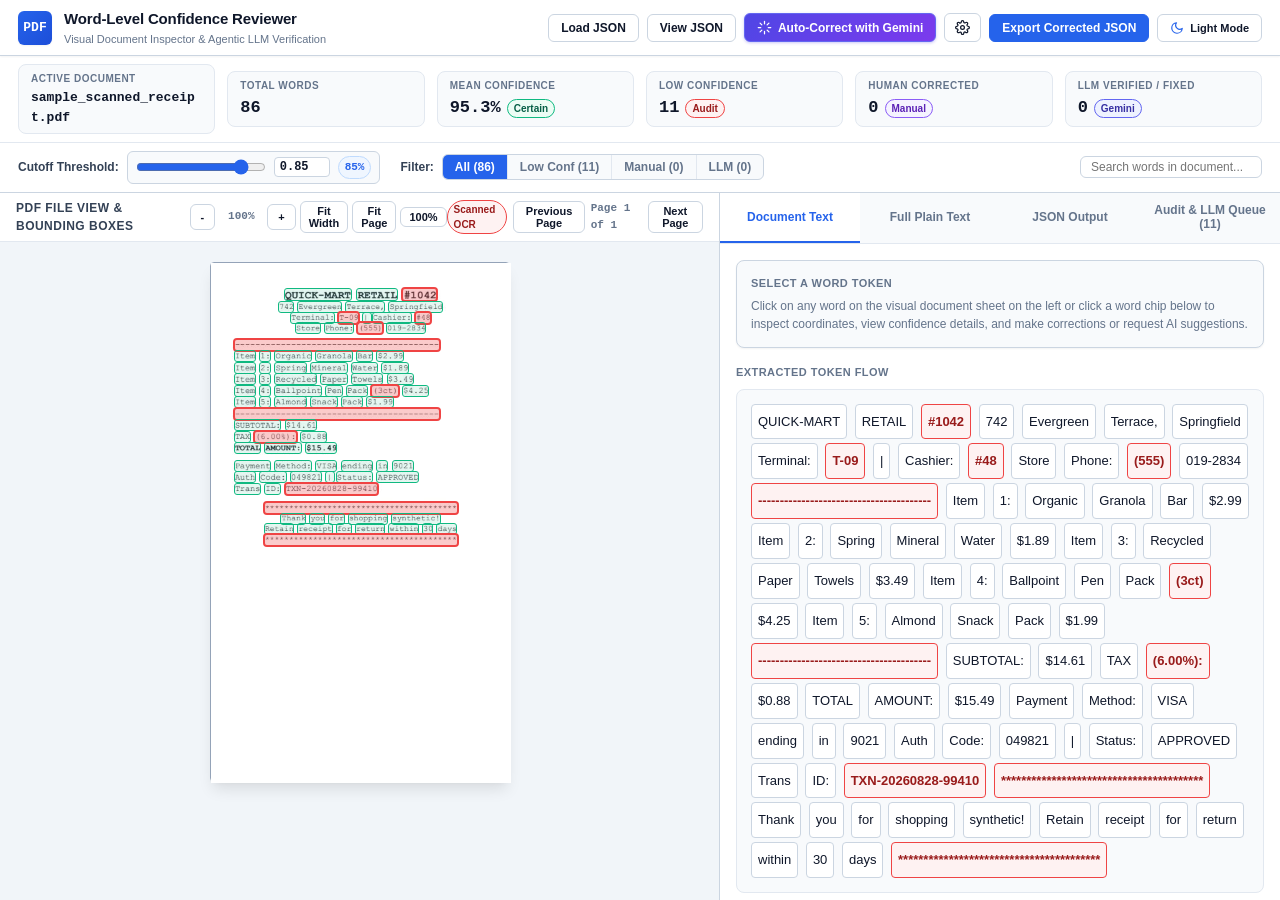
<file: samples/sample_scanned_receipt_dashboard.html>
<!DOCTYPE html>
<html lang="en">
<head>
  <meta charset="UTF-8">
  <meta name="viewport" content="width=device-width, initial-scale=1.0">
  <title>PDF Word-Level Confidence Reviewer</title>
  <style>
/* PDF Word-Level Confidence Extraction - Modern UI Dashboard Stylesheet */

:root,
html[data-theme="light"],
body[data-theme="light"] {
  /* Core Theme: Light Mode */
  --bg-app: #f1f5f9;
  --bg-header: #ffffff;
  --bg-surface: #ffffff;
  --bg-surface-elevated: #f8fafc;
  --bg-surface-active: #e2e8f0;
  --bg-surface-hover: #f1f5f9;
  --bg-input: #ffffff;
  
  --text-main: #0f172a;
  --text-secondary: #334155;
  --text-muted: #64748b;
  --text-subtle: #94a3b8;
  
  --border-subtle: #e2e8f0;
  --border-medium: #cbd5e1;
  --border-strong: #94a3b8;
  
  --accent-primary: #2563eb;
  --accent-primary-hover: #1d4ed8;
  --accent-subtle: #eff6ff;
  --accent-border: #bfdbfe;
  --accent-glow: rgba(37, 99, 235, 0.2);
  
  --status-high-bg: #ecfdf5;
  --status-high-text: #065f46;
  --status-high-border: #10b981;
  --status-high-bar: #10b981;
  
  --status-mid-bg: #fffbeb;
  --status-mid-text: #92400e;
  --status-mid-border: #f59e0b;
  --status-mid-bar: #f59e0b;
  
  --status-low-bg: #fef2f2;
  --status-low-text: #991b1b;
  --status-low-border: #ef4444;
  --status-low-bar: #ef4444;

  --status-corrected-bg: #f5f3ff;
  --status-corrected-text: #5b21b6;
  --status-corrected-border: #8b5cf6;
  --status-corrected-bar: #8b5cf6;

  --status-ai-bg: #eef2ff;
  --status-ai-text: #3730a3;
  --status-ai-border: #6366f1;
  --status-ai-bar: #6366f1;

  --bbox-high-bg: rgba(16, 185, 129, 0.10);
  --bbox-high-border: #10b981;
  --bbox-low-bg: rgba(239, 68, 68, 0.28);
  --bbox-low-border: #ef4444;
  --bbox-selected-bg: rgba(37, 99, 235, 0.35);
  --bbox-selected-border: #2563eb;
  --bbox-corrected-bg: rgba(139, 92, 246, 0.25);
  --bbox-corrected-border: #8b5cf6;
  --bbox-ai-bg: rgba(99, 102, 241, 0.25);
  --bbox-ai-border: #6366f1;

  --shadow-xs: 0 1px 2px 0 rgba(0, 0, 0, 0.05);
  --shadow-sm: 0 1px 3px 0 rgba(0, 0, 0, 0.08), 0 1px 2px -1px rgba(0, 0, 0, 0.08);
  --shadow-md: 0 4px 6px -1px rgba(0, 0, 0, 0.08), 0 2px 4px -2px rgba(0, 0, 0, 0.06);
  --shadow-lg: 0 10px 15px -3px rgba(0, 0, 0, 0.1), 0 4px 6px -4px rgba(0, 0, 0, 0.05);

  --radius-xs: 4px;
  --radius-sm: 6px;
  --radius-md: 8px;
  --radius-lg: 12px;
  --radius-full: 9999px;

  --font-sans: -apple-system, BlinkMacSystemFont, "Segoe UI", Roboto, Oxygen, Ubuntu, Cantarell, "Open Sans", "Helvetica Neue", sans-serif;
  --font-mono: ui-monospace, SFMono-Regular, Menlo, Monaco, Consolas, "Liberation Mono", "Courier New", monospace;
  --transition-fast: 0.15s ease;
  --transition-normal: 0.25s ease;
}

:root[data-theme="dark"],
html[data-theme="dark"],
body[data-theme="dark"],
[data-theme="dark"] {
  /* Core Theme: Dark Mode */
  --bg-app: #0b1120;
  --bg-header: #0f172a;
  --bg-surface: #1e293b;
  --bg-surface-elevated: #182234;
  --bg-surface-active: #334155;
  --bg-surface-hover: #27354f;
  --bg-input: #0f172a;
  
  --text-main: #f8fafc;
  --text-secondary: #cbd5e1;
  --text-muted: #94a3b8;
  --text-subtle: #64748b;
  
  --border-subtle: #1e293b;
  --border-medium: #334155;
  --border-strong: #475569;
  
  --accent-primary: #3b82f6;
  --accent-primary-hover: #60a5fa;
  --accent-subtle: #1e293b;
  --accent-border: #2563eb;
  --accent-glow: rgba(59, 130, 246, 0.3);
  
  --status-high-bg: #064e3b;
  --status-high-text: #6ee7b7;
  --status-high-border: #059669;
  --status-high-bar: #10b981;
  
  --status-mid-bg: #78350f;
  --status-mid-text: #fde68a;
  --status-mid-border: #d97706;
  --status-mid-bar: #f59e0b;
  
  --status-low-bg: #7f1d1d;
  --status-low-text: #fca5a5;
  --status-low-border: #dc2626;
  --status-low-bar: #ef4444;

  --status-corrected-bg: #3b1d7d;
  --status-corrected-text: #c4b5fd;
  --status-corrected-border: #8b5cf6;
  --status-corrected-bar: #8b5cf6;

  --status-ai-bg: #1e1b4b;
  --status-ai-text: #a5b4fc;
  --status-ai-border: #6366f1;
  --status-ai-bar: #818cf8;

  --bbox-high-bg: rgba(16, 185, 129, 0.15);
  --bbox-high-border: #34d399;
  --bbox-low-bg: rgba(239, 68, 68, 0.35);
  --bbox-low-border: #f87171;
  --bbox-selected-bg: rgba(59, 130, 246, 0.45);
  --bbox-selected-border: #60a5fa;
  --bbox-corrected-bg: rgba(139, 92, 246, 0.35);
  --bbox-corrected-border: #a78bfa;
  --bbox-ai-bg: rgba(99, 102, 241, 0.35);
  --bbox-ai-border: #818cf8;

  --shadow-xs: 0 1px 2px 0 rgba(0, 0, 0, 0.4);
  --shadow-sm: 0 1px 3px 0 rgba(0, 0, 0, 0.5), 0 1px 2px -1px rgba(0, 0, 0, 0.5);
  --shadow-md: 0 4px 6px -1px rgba(0, 0, 0, 0.6), 0 2px 4px -2px rgba(0, 0, 0, 0.5);
  --shadow-lg: 0 10px 15px -3px rgba(0, 0, 0, 0.7), 0 4px 6px -4px rgba(0, 0, 0, 0.6);
}

/* Reset & Base */
* {
  box-sizing: border-box;
  margin: 0;
  padding: 0;
}

html, body {
  height: 100%;
  overflow: hidden;
}

body {
  font-family: var(--font-sans);
  background-color: var(--bg-app);
  color: var(--text-main);
  line-height: 1.5;
  font-size: 13px;
  display: flex;
  flex-direction: column;
  -webkit-font-smoothing: antialiased;
  transition: background-color var(--transition-fast), color var(--transition-fast);
}

/* Top App Header */
.app-header {
  background-color: var(--bg-header);
  border-bottom: 1px solid var(--border-medium);
  padding: 8px 18px;
  display: flex;
  align-items: center;
  justify-content: space-between;
  box-shadow: var(--shadow-xs);
  z-index: 20;
  flex-shrink: 0;
  transition: background-color var(--transition-fast), border-color var(--transition-fast);
}

.brand-section {
  display: flex;
  align-items: center;
  gap: 12px;
}

.brand-logo-badge {
  width: 34px;
  height: 34px;
  border-radius: var(--radius-sm);
  background: linear-gradient(135deg, var(--accent-primary), #1d4ed8);
  color: #ffffff;
  display: flex;
  align-items: center;
  justify-content: center;
  font-weight: 800;
  font-size: 13px;
  font-family: var(--font-mono);
  box-shadow: var(--shadow-xs);
}

.brand-info {
  display: flex;
  flex-direction: column;
}

.brand-title {
  font-size: 15px;
  font-weight: 700;
  letter-spacing: -0.01em;
  color: var(--text-main);
}

.brand-subtitle {
  font-size: 11px;
  color: var(--text-muted);
}

.header-actions {
  display: flex;
  align-items: center;
  gap: 8px;
}

/* Theme Toggle Button */
.btn-theme-toggle {
  display: inline-flex;
  align-items: center;
  gap: 8px;
  padding: 5px 12px;
  font-size: 12px;
  font-weight: 700;
  border-radius: var(--radius-sm);
  border: 1px solid var(--border-medium);
  background-color: var(--bg-surface-elevated);
  color: var(--text-main);
  cursor: pointer;
  transition: all var(--transition-fast);
}

.btn-theme-toggle:hover {
  background-color: var(--bg-surface-hover);
  border-color: var(--accent-primary);
}

.theme-toggle-indicator {
  display: flex;
  align-items: center;
  justify-content: center;
  color: var(--accent-primary);
}

.theme-icon {
  display: block;
}

.theme-status-text {
  font-size: 11px;
  font-weight: 700;
}

/* KPI Cards Strip */
.kpi-strip {
  background-color: var(--bg-surface);
  border-bottom: 1px solid var(--border-subtle);
  padding: 8px 18px;
  display: flex;
  align-items: center;
  gap: 12px;
  overflow-x: auto;
  flex-shrink: 0;
  transition: background-color var(--transition-fast);
}

.kpi-card {
  flex: 1;
  min-width: 140px;
  background-color: var(--bg-surface-elevated);
  border: 1px solid var(--border-subtle);
  border-radius: var(--radius-md);
  padding: 6px 12px;
  display: flex;
  flex-direction: column;
  transition: border-color var(--transition-fast), box-shadow var(--transition-fast), background-color var(--transition-fast);
}

.kpi-card:hover {
  border-color: var(--border-medium);
}

.kpi-header {
  display: flex;
  align-items: center;
  justify-content: space-between;
  margin-bottom: 2px;
}

.kpi-title {
  font-size: 10px;
  font-weight: 700;
  text-transform: uppercase;
  letter-spacing: 0.05em;
  color: var(--text-muted);
}

.kpi-value-row {
  display: flex;
  align-items: baseline;
  gap: 6px;
}

.kpi-value {
  font-size: 17px;
  font-weight: 800;
  font-family: var(--font-mono);
  color: var(--text-main);
}

.kpi-badge {
  font-size: 10px;
  font-weight: 700;
  padding: 1px 6px;
  border-radius: var(--radius-full);
}

.kpi-badge.high {
  background-color: var(--status-high-bg);
  color: var(--status-high-text);
  border: 1px solid var(--status-high-border);
}

.kpi-badge.low {
  background-color: var(--status-low-bg);
  color: var(--status-low-text);
  border: 1px solid var(--status-low-border);
}

.kpi-badge.info {
  background-color: var(--accent-subtle);
  color: var(--accent-primary);
  border: 1px solid var(--accent-border);
}

.kpi-badge.corrected {
  background-color: var(--status-corrected-bg);
  color: var(--status-corrected-text);
  border: 1px solid var(--status-corrected-border);
}

/* Control Toolbar */
.toolbar-section {
  background-color: var(--bg-surface);
  border-bottom: 1px solid var(--border-medium);
  padding: 8px 18px;
  display: flex;
  align-items: center;
  justify-content: space-between;
  flex-wrap: wrap;
  gap: 14px;
  flex-shrink: 0;
  transition: background-color var(--transition-fast);
}

.toolbar-left-group {
  display: flex;
  align-items: center;
  gap: 20px;
  flex-wrap: wrap;
}

/* Global Threshold Slider & Linked Number Input */
.threshold-control-group {
  display: flex;
  align-items: center;
  gap: 8px;
}

.control-label {
  font-size: 12px;
  font-weight: 600;
  color: var(--text-secondary);
}

.threshold-input-wrapper {
  display: flex;
  align-items: center;
  gap: 8px;
  background-color: var(--bg-surface-elevated);
  border: 1px solid var(--border-medium);
  padding: 4px 8px;
  border-radius: var(--radius-sm);
}

.range-input {
  width: 130px;
  accent-color: var(--accent-primary);
  cursor: pointer;
}

.threshold-number-field {
  width: 56px;
  padding: 2px 4px;
  font-size: 12px;
  font-family: var(--font-mono);
  font-weight: 700;
  text-align: center;
  border: 1px solid var(--border-medium);
  border-radius: var(--radius-xs);
  background-color: var(--bg-input);
  color: var(--text-main);
}

.threshold-number-field:focus {
  outline: 2px solid var(--accent-primary);
  border-color: var(--accent-primary);
}

.threshold-pct-badge {
  font-size: 11px;
  font-weight: 800;
  font-family: var(--font-mono);
  padding: 2px 6px;
  border-radius: var(--radius-full);
  background-color: var(--accent-subtle);
  color: var(--accent-primary);
  border: 1px solid var(--accent-border);
}

/* View Filter Buttons Group */
.view-filter-group {
  display: flex;
  align-items: center;
  gap: 8px;
}

.btn-group {
  display: inline-flex;
  border-radius: var(--radius-sm);
  overflow: hidden;
  border: 1px solid var(--border-medium);
  background-color: var(--bg-surface-elevated);
}

.filter-btn {
  padding: 5px 12px;
  font-size: 12px;
  font-weight: 600;
  border: none;
  background: none;
  color: var(--text-muted);
  cursor: pointer;
  transition: all var(--transition-fast);
  border-right: 1px solid var(--border-subtle);
}

.filter-btn:last-child {
  border-right: none;
}

.filter-btn:hover {
  background-color: var(--bg-surface-hover);
  color: var(--text-main);
}

.filter-btn.active {
  background-color: var(--accent-primary);
  color: #ffffff;
}

/* Search Box */
.search-box {
  display: flex;
  align-items: center;
  background-color: var(--bg-input);
  border: 1px solid var(--border-medium);
  border-radius: var(--radius-sm);
  padding: 3px 10px;
}

.search-input {
  border: none;
  background: none;
  font-size: 12px;
  color: var(--text-main);
  outline: none;
  width: 160px;
}

/* Standard Buttons */
.btn {
  display: inline-flex;
  align-items: center;
  justify-content: center;
  gap: 6px;
  padding: 6px 12px;
  font-size: 12px;
  font-weight: 600;
  border-radius: var(--radius-sm);
  border: 1px solid var(--border-medium);
  background-color: var(--bg-surface);
  color: var(--text-main);
  cursor: pointer;
  transition: all var(--transition-fast);
}

.btn:hover {
  background-color: var(--bg-surface-hover);
  border-color: var(--border-strong);
}

.btn-primary {
  background-color: var(--accent-primary);
  border-color: var(--accent-primary);
  color: #ffffff;
}

.btn-primary:hover {
  background-color: var(--accent-primary-hover);
  border-color: var(--accent-primary-hover);
}

.btn-success {
  background-color: var(--status-high-border) !important;
  border-color: var(--status-high-border) !important;
  color: #ffffff !important;
}

.btn-sm {
  padding: 3px 8px;
  font-size: 11px;
}

.btn-icon {
  padding: 6px 10px;
}

/* Main Split View */
.workspace-layout {
  display: flex;
  flex: 1;
  overflow: hidden;
  position: relative;
}

/* Left Column: Visual Document Viewer */
.visual-pane {
  flex: 1.25;
  background-color: var(--bg-app);
  border-right: 1px solid var(--border-medium);
  display: flex;
  flex-direction: column;
  overflow: hidden;
}

.pane-topbar {
  background-color: var(--bg-surface);
  border-bottom: 1px solid var(--border-subtle);
  padding: 6px 16px;
  display: flex;
  align-items: center;
  justify-content: space-between;
}

.pane-heading {
  font-weight: 700;
  font-size: 12px;
  text-transform: uppercase;
  letter-spacing: 0.04em;
  color: var(--text-secondary);
}

.zoom-controls {
  display: flex;
  align-items: center;
  gap: 4px;
}

.zoom-label {
  font-family: var(--font-mono);
  font-size: 11px;
  font-weight: 700;
  color: var(--text-muted);
  min-width: 44px;
  text-align: center;
}

.page-stepper {
  display: flex;
  align-items: center;
  gap: 6px;
}

.canvas-viewport {
  flex: 1;
  overflow: auto;
  padding: 20px;
  display: flex;
  justify-content: center;
  align-items: flex-start;
  background-color: var(--bg-app);
}

.pdf-viewport-inner {
  position: relative;
  display: inline-block;
  margin: 0 auto 24px auto;
  transition: width var(--transition-fast), height var(--transition-fast);
}

.pdf-sheet-wrapper {
  position: relative;
  background-color: #ffffff;
  box-shadow: var(--shadow-lg);
  border: 1px solid var(--border-strong);
  border-radius: var(--radius-xs);
  transform-origin: top left;
  transition: transform var(--transition-fast);
}

.pdf-canvas {
  display: block;
  background-color: #ffffff;
}

.word-overlay-container {
  position: absolute;
  top: 0;
  left: 0;
  width: 100%;
  height: 100%;
  pointer-events: none;
}

/* Bounding Box Highlights */
.bbox-box {
  position: absolute;
  pointer-events: auto;
  cursor: pointer;
  border-radius: 2px;
  transition: background-color var(--transition-fast), outline var(--transition-fast), opacity var(--transition-fast);
}

.bbox-box.high {
  background-color: var(--bbox-high-bg);
  outline: 1px solid var(--bbox-high-border);
}

.bbox-box.low {
  background-color: var(--bbox-low-bg);
  outline: 2px solid var(--bbox-low-border);
}

.bbox-box.corrected {
  background-color: var(--bbox-corrected-bg);
  outline: 2px solid var(--bbox-corrected-border);
}

.bbox-box.ai,
.bbox-box.llm-corrected,
.bbox-box.llm-approved {
  background-color: var(--bbox-ai-bg);
  outline: 2px solid var(--bbox-ai-border);
}

.bbox-box.dimmed {
  opacity: 0.15 !important;
  outline-style: dashed !important;
}

.bbox-box:hover {
  outline-width: 2.5px !important;
  z-index: 10;
}

.bbox-box.selected {
  background-color: var(--bbox-selected-bg) !important;
  outline: 2.5px solid var(--bbox-selected-border) !important;
  box-shadow: 0 0 0 4px var(--accent-glow);
  z-index: 15;
  opacity: 1.0 !important;
}

/* Right Column: Text Flow & Inspector */
.side-pane {
  flex: 1;
  min-width: 380px;
  max-width: 560px;
  background-color: var(--bg-surface);
  display: flex;
  flex-direction: column;
  overflow: hidden;
}

.tab-bar {
  display: flex;
  background-color: var(--bg-surface-elevated);
  border-bottom: 1px solid var(--border-subtle);
}

.tab-item {
  flex: 1;
  padding: 10px 14px;
  font-size: 12px;
  font-weight: 700;
  text-align: center;
  border: none;
  background: none;
  color: var(--text-muted);
  border-bottom: 2px solid transparent;
  cursor: pointer;
  transition: all var(--transition-fast);
}

.tab-item:hover {
  color: var(--text-main);
}

.tab-item.active {
  color: var(--accent-primary);
  border-bottom-color: var(--accent-primary);
  background-color: var(--bg-surface);
}

.tab-pane-content {
  flex: 1;
  overflow-y: auto;
  padding: 16px;
  display: none;
}

.tab-pane-content.active {
  display: block;
}

/* Filter Info Notification Banner */
.filter-notification-banner {
  background-color: var(--accent-subtle);
  border: 1px solid var(--accent-border);
  color: var(--text-secondary);
  border-radius: var(--radius-sm);
  padding: 6px 12px;
  font-size: 11px;
  font-weight: 600;
  margin-bottom: 10px;
  display: flex;
  align-items: center;
  justify-content: space-between;
}

/* Inspector Card */
.inspector-card-box {
  background-color: var(--bg-surface-elevated);
  border: 1px solid var(--border-medium);
  border-radius: var(--radius-md);
  padding: 14px;
  margin-bottom: 16px;
  box-shadow: var(--shadow-xs);
}

.inspector-header-row {
  display: flex;
  align-items: center;
  justify-content: space-between;
  margin-bottom: 10px;
}

.inspector-badge-title {
  font-size: 11px;
  font-weight: 700;
  text-transform: uppercase;
  letter-spacing: 0.04em;
  color: var(--text-muted);
}

.word-focus-display {
  display: flex;
  align-items: baseline;
  justify-content: space-between;
  margin-bottom: 10px;
}

.word-focus-text {
  font-size: 20px;
  font-weight: 800;
  font-family: var(--font-mono);
  color: var(--text-main);
  word-break: break-all;
}

.confidence-meter {
  margin-bottom: 12px;
}

.meter-track {
  height: 6px;
  background-color: var(--border-medium);
  border-radius: var(--radius-full);
  overflow: hidden;
  margin-top: 4px;
}

.meter-fill {
  height: 100%;
  transition: width var(--transition-normal), background-color var(--transition-normal);
}

.meta-grid {
  display: grid;
  grid-template-columns: repeat(2, 1fr);
  gap: 8px;
  font-size: 12px;
  margin-bottom: 12px;
}

.meta-item {
  display: flex;
  flex-direction: column;
}

.meta-key {
  color: var(--text-muted);
  font-size: 10px;
  text-transform: uppercase;
}

.meta-val {
  font-family: var(--font-mono);
  font-weight: 600;
}

.hitl-edit-row {
  display: flex;
  gap: 6px;
  margin-top: 8px;
}

.hitl-input {
  flex: 1;
  padding: 6px 10px;
  font-size: 13px;
  border-radius: var(--radius-sm);
  border: 1px solid var(--border-medium);
  background-color: var(--bg-input);
  color: var(--text-main);
  font-family: var(--font-mono);
}

.hitl-input:focus {
  outline: 2px solid var(--accent-primary);
  border-color: var(--accent-primary);
}

.nav-buttons-row {
  display: flex;
  justify-content: space-between;
  margin-top: 10px;
}

/* Document Text Token Flow */
.token-flow-container {
  line-height: 2.3;
  font-size: 13px;
  background-color: var(--bg-surface-elevated);
  border: 1px solid var(--border-subtle);
  border-radius: var(--radius-md);
  padding: 12px;
  min-height: 140px;
}

.token-word {
  display: inline-block;
  padding: 2px 6px;
  margin: 2px;
  border-radius: var(--radius-xs);
  cursor: pointer;
  transition: all var(--transition-fast);
}

.token-word.high {
  background-color: var(--bg-surface);
  border: 1px solid var(--border-medium);
  color: var(--text-main);
}

.token-word.low {
  background-color: var(--status-low-bg);
  color: var(--status-low-text);
  border: 1px solid var(--status-low-border);
  font-weight: 700;
}

.token-word.corrected {
  background-color: var(--status-corrected-bg);
  color: var(--status-corrected-text);
  border: 1px solid var(--status-corrected-border);
  font-weight: 700;
}

.token-word.ai,
.token-word.llm-corrected,
.token-word.llm-approved {
  background-color: var(--status-ai-bg);
  color: var(--status-ai-text);
  border: 1px solid var(--status-ai-border);
  font-weight: 700;
}

.token-word:hover {
  border-color: var(--accent-primary);
  transform: translateY(-1px);
}

.token-word.selected {
  background-color: var(--accent-primary) !important;
  color: #ffffff !important;
  border-color: var(--accent-primary) !important;
}

/* Audit Queue Table */
.audit-list {
  display: flex;
  flex-direction: column;
  gap: 8px;
}

.audit-item-row {
  background-color: var(--bg-surface-elevated);
  border: 1px solid var(--border-subtle);
  border-radius: var(--radius-sm);
  padding: 8px 12px;
  display: flex;
  align-items: center;
  justify-content: space-between;
  cursor: pointer;
  transition: all var(--transition-fast);
}

.audit-item-row:hover {
  border-color: var(--border-medium);
  background-color: var(--bg-surface-hover);
}

.audit-item-row.selected {
  border-color: var(--accent-primary);
  background-color: var(--accent-subtle);
}

.audit-word-title {
  font-family: var(--font-mono);
  font-weight: 700;
  font-size: 13px;
}

.audit-meta-info {
  font-size: 11px;
  color: var(--text-muted);
}

/* Modal */
.modal-overlay {
  position: fixed;
  top: 0;
  left: 0;
  width: 100vw;
  height: 100vh;
  background-color: rgba(0, 0, 0, 0.6);
  backdrop-filter: blur(2px);
  display: flex;
  align-items: center;
  justify-content: center;
  z-index: 100;
  opacity: 0;
  pointer-events: none;
  transition: opacity var(--transition-fast);
}

.modal-overlay.open {
  opacity: 1;
  pointer-events: auto;
}

.modal-dialog {
  background-color: var(--bg-surface);
  width: 760px;
  max-width: 90vw;
  max-height: 85vh;
  border-radius: var(--radius-lg);
  box-shadow: var(--shadow-lg);
  border: 1px solid var(--border-medium);
  display: flex;
  flex-direction: column;
  overflow: hidden;
}

.modal-header-bar {
  padding: 12px 16px;
  border-bottom: 1px solid var(--border-subtle);
  display: flex;
  align-items: center;
  justify-content: space-between;
}

.modal-content-area {
  padding: 16px;
  flex: 1;
  overflow: auto;
}

.code-viewer {
  font-family: var(--font-mono);
  font-size: 12px;
  line-height: 1.4;
  white-space: pre-wrap;
  background-color: var(--bg-surface-elevated);
  padding: 12px;
  border-radius: var(--radius-sm);
  border: 1px solid var(--border-subtle);
  color: var(--text-main);
}

.full-text-textarea {
  width: 100%;
  height: 480px;
  background-color: var(--bg-surface-elevated);
  border: 1px solid var(--border-medium);
  border-radius: var(--radius-sm);
  padding: 12px;
  font-family: var(--font-mono);
  font-size: 12px;
  line-height: 1.6;
  color: var(--text-main);
  resize: vertical;
  outline: none;
}

.full-text-textarea:focus {
  border-color: var(--accent-primary);
}

.modal-footer-bar {
  padding: 10px 16px;
  border-top: 1px solid var(--border-subtle);
  display: flex;
  justify-content: flex-end;
  gap: 8px;
}

/* Toast Notification Container */
.toast-container {
  position: fixed;
  bottom: 24px;
  right: 24px;
  z-index: 1000;
  display: flex;
  flex-direction: column;
  gap: 8px;
  pointer-events: none;
}

.toast {
  pointer-events: auto;
  background-color: var(--bg-surface-elevated);
  border: 1px solid var(--border-medium);
  box-shadow: var(--shadow-lg);
  border-radius: var(--radius-md);
  padding: 10px 16px;
  font-size: 12px;
  font-weight: 600;
  color: var(--text-main);
  display: flex;
  align-items: center;
  gap: 10px;
  opacity: 0;
  transform: translateY(12px);
  transition: opacity 0.25s ease, transform 0.25s ease;
  max-width: 440px;
}

.toast.show {
  opacity: 1;
  transform: translateY(0);
}

.toast-success {
  border-left: 4px solid var(--status-high-border);
}

/* ==========================================================================
   Agentic LLM (Gemini) Components & Actions
   ========================================================================== */

/* AI Primary Action Button in Header */
.btn-ai-primary {
  background: linear-gradient(135deg, #4f46e5 0%, #7c3aed 100%);
  border: 1px solid #6366f1;
  color: #ffffff;
  font-weight: 700;
  box-shadow: 0 1px 3px rgba(79, 70, 229, 0.3);
  transition: all var(--transition-fast);
}

.btn-ai-primary:hover {
  background: linear-gradient(135deg, #4338ca 0%, #6d28d9 100%);
  border-color: #4f46e5;
  box-shadow: 0 2px 8px rgba(99, 102, 241, 0.45);
  transform: translateY(-1px);
}

.btn-ai-sm {
  background: linear-gradient(135deg, #4f46e5 0%, #7c3aed 100%);
  border: 1px solid #6366f1;
  color: #ffffff;
  font-weight: 600;
  padding: 3px 9px;
  font-size: 11px;
  border-radius: var(--radius-sm);
  cursor: pointer;
  display: inline-flex;
  align-items: center;
  gap: 5px;
  transition: all var(--transition-fast);
}

.btn-ai-sm:hover {
  background: linear-gradient(135deg, #4338ca 0%, #6d28d9 100%);
  box-shadow: 0 2px 6px rgba(99, 102, 241, 0.4);
}

.ai-action-icon {
  flex-shrink: 0;
  animation: pulseAiIcon 3s infinite ease-in-out;
}

@keyframes pulseAiIcon {
  0%, 100% { opacity: 0.9; transform: scale(1); }
  50% { opacity: 1; transform: scale(1.12); }
}

/* KPI AI Badge */
.kpi-badge.ai {
  background-color: var(--status-ai-bg);
  color: var(--status-ai-text);
  border: 1px solid var(--status-ai-border);
}

/* Filter AI Button */
.filter-btn[data-filter="ai"].active {
  background-color: #6366f1;
  border-color: #6366f1;
  color: #ffffff;
}

/* AI Suggestion Box in Inspector */
.ai-suggestion-box {
  background-color: var(--status-ai-bg);
  border: 1px solid var(--status-ai-border);
  border-radius: var(--radius-md);
  padding: 10px 12px;
  margin-top: 10px;
  display: flex;
  flex-direction: column;
  gap: 6px;
}

.ai-suggestion-header {
  display: flex;
  align-items: center;
  justify-content: space-between;
}

.ai-suggestion-title {
  font-size: 11px;
  font-weight: 700;
  color: var(--status-ai-text);
  display: flex;
  align-items: center;
  gap: 4px;
  text-transform: uppercase;
  letter-spacing: 0.03em;
}

.ai-suggestion-body {
  display: flex;
  flex-direction: column;
  gap: 2px;
}

.ai-suggestion-word {
  font-family: var(--font-mono);
  font-weight: 700;
  font-size: 14px;
  color: var(--text-main);
}

.ai-suggestion-reason {
  font-size: 11px;
  color: var(--text-secondary);
  line-height: 1.4;
}

.ai-suggestion-footer {
  display: flex;
  justify-content: flex-end;
  gap: 6px;
  margin-top: 4px;
}

/* AI Queue Action Banner */
.ai-queue-banner {
  background: linear-gradient(135deg, rgba(99, 102, 241, 0.12) 0%, rgba(139, 92, 246, 0.12) 100%);
  border: 1px solid var(--status-ai-border);
  border-radius: var(--radius-md);
  padding: 10px 14px;
  margin-bottom: 12px;
  display: flex;
  align-items: center;
  justify-content: space-between;
  flex-wrap: wrap;
  gap: 8px;
}

.ai-queue-banner-left {
  display: flex;
  align-items: center;
  gap: 8px;
}

.ai-queue-status-text {
  font-size: 12px;
  font-weight: 700;
  color: var(--text-main);
}

.ai-queue-banner-actions {
  display: flex;
  align-items: center;
  gap: 6px;
}

/* Staged AI Review Table */
.ai-suggestions-table-wrapper {
  overflow-x: auto;
  border: 1px solid var(--border-medium);
  border-radius: var(--radius-md);
  margin-bottom: 14px;
  background-color: var(--bg-surface-elevated);
}

.ai-review-table {
  width: 100%;
  border-collapse: collapse;
  font-size: 11.5px;
}

.ai-review-table th {
  background-color: var(--bg-surface-active);
  color: var(--text-secondary);
  font-weight: 700;
  text-transform: uppercase;
  letter-spacing: 0.03em;
  padding: 8px 10px;
  text-align: left;
  border-bottom: 1px solid var(--border-medium);
}

.ai-review-table td {
  padding: 8px 10px;
  border-bottom: 1px solid var(--border-subtle);
  color: var(--text-main);
  vertical-align: middle;
}

.ai-review-table tr:hover {
  background-color: var(--bg-surface-hover);
}

.ai-table-word {
  font-family: var(--font-mono);
  font-weight: 700;
  color: var(--status-low-text);
}

.ai-table-suggested {
  font-family: var(--font-mono);
  font-weight: 700;
  color: #4f46e5;
}

.ai-table-context {
  font-size: 10.5px;
  color: var(--text-muted);
  display: block;
  max-width: 160px;
  white-space: nowrap;
  overflow: hidden;
  text-overflow: ellipsis;
}

.ai-badge-correct {
  background-color: #fee2e2;
  color: #991b1b;
  border: 1px solid #f87171;
  padding: 1px 6px;
  border-radius: var(--radius-full);
  font-size: 10px;
  font-weight: 700;
}

.ai-badge-approve {
  background-color: #ecfdf5;
  color: #065f46;
  border: 1px solid #34d399;
  padding: 1px 6px;
  border-radius: var(--radius-full);
  font-size: 10px;
  font-weight: 700;
}


</style>
</head>
<body>

  <!-- Top App Header -->
  <header class="app-header">
    <div class="brand-section">
      <div class="brand-logo-badge">PDF</div>
      <div class="brand-info">
        <h1 class="brand-title">Word-Level Confidence Reviewer</h1>
        <span class="brand-subtitle">Visual Document Inspector & Agentic LLM Verification</span>
      </div>
    </div>

    <div class="header-actions">
      <input type="file" id="fileInput" accept=".json" style="display: none;">
      <button class="btn" onclick="document.getElementById('fileInput').click()">
        Load JSON
      </button>
      <button class="btn" id="viewJsonBtn">
        View JSON
      </button>
      <button class="btn btn-ai-primary" id="btnAutoCorrectGemini" title="Run Agentic LLM Word Correction on Flagged Tokens">
        <svg class="ai-action-icon" width="15" height="15" viewBox="0 0 24 24" fill="none" stroke="currentColor" stroke-width="2" stroke-linecap="round" stroke-linejoin="round">
          <path d="M12 2v4m0 12v4M4.93 4.93l2.83 2.83m8.48 8.48l2.83 2.83M2 12h4m12 0h4M4.93 19.07l2.83-2.83m8.48-8.48l2.83-2.83"/>
        </svg>
        <span>Auto-Correct with Gemini</span>
      </button>
      <button class="btn btn-icon" id="btnGeminiSettings" title="Gemini Model & API Settings" aria-label="Gemini Settings">
        <svg width="15" height="15" viewBox="0 0 24 24" fill="none" stroke="currentColor" stroke-width="2" stroke-linecap="round" stroke-linejoin="round">
          <circle cx="12" cy="12" r="3"></circle>
          <path d="M19.4 15a1.65 1.65 0 0 0 .33 1.82l.06.06a2 2 0 0 1 0 2.83 2 2 0 0 1-2.83 0l-.06-.06a1.65 1.65 0 0 0-1.82-.33 1.65 1.65 0 0 0-1 1.51V21a2 2 0 0 1-2 2 2 2 0 0 1-2-2v-.09A1.65 1.65 0 0 0 9 19.4a1.65 1.65 0 0 0-1.82.33l-.06.06a2 2 0 0 1-2.83 0 2 2 0 0 1 0-2.83l.06-.06a1.65 1.65 0 0 0 .33-1.82 1.65 1.65 0 0 0-1.51-1H3a2 2 0 0 1-2-2 2 2 0 0 1 2-2h.09A1.65 1.65 0 0 0 4.6 9a1.65 1.65 0 0 0-.33-1.82l-.06-.06a2 2 0 0 1 0-2.83 2 2 0 0 1 2.83 0l.06.06a1.65 1.65 0 0 0 1.82.33H9a1.65 1.65 0 0 0 1-1.51V3a2 2 0 0 1 2-2 2 2 0 0 1 2 2v.09a1.65 1.65 0 0 0 1 1.51 1.65 1.65 0 0 0 1.82-.33l.06-.06a2 2 0 0 1 2.83 0 2 2 0 0 1 0 2.83l-.06.06a1.65 1.65 0 0 0-.33 1.82V9a1.65 1.65 0 0 0 1.51 1H21a2 2 0 0 1 2 2 2 2 0 0 1-2 2h-.09a1.65 1.65 0 0 0-1.51 1z"></path>
        </svg>
      </button>
      <button class="btn btn-primary" id="exportJsonBtn">
        Export Corrected JSON
      </button>
      <button class="btn btn-theme-toggle" id="themeToggleBtn" title="Toggle Light / Dark Mode" aria-label="Toggle Theme">
        <span class="theme-toggle-indicator">
          <svg class="theme-icon" id="themeIconMoon" width="14" height="14" viewBox="0 0 24 24" fill="none" stroke="currentColor" stroke-width="2" stroke-linecap="round" stroke-linejoin="round">
            <path d="M21 12.79A9 9 0 1 1 11.21 3 7 7 0 0 0 21 12.79z"></path>
          </svg>
          <svg class="theme-icon" id="themeIconSun" width="14" height="14" viewBox="0 0 24 24" fill="none" stroke="currentColor" stroke-width="2" stroke-linecap="round" stroke-linejoin="round" style="display: none;">
            <circle cx="12" cy="12" r="5"></circle>
            <line x1="12" y1="1" x2="12" y2="3"></line>
            <line x1="12" y1="21" x2="12" y2="23"></line>
            <line x1="4.22" y1="4.22" x2="5.64" y2="5.64"></line>
            <line x1="18.36" y1="18.36" x2="19.78" y2="19.78"></line>
            <line x1="1" y1="12" x2="3" y2="12"></line>
            <line x1="21" y1="12" x2="23" y2="12"></line>
            <line x1="4.22" y1="19.78" x2="5.64" y2="18.36"></line>
            <line x1="18.36" y1="5.64" x2="19.78" y2="4.22"></line>
          </svg>
        </span>
        <span id="themeStatusLabel" class="theme-status-text">Dark Mode</span>
      </button>
    </div>
  </header>

  <!-- KPI Metrics Strip -->
  <section class="kpi-strip">
    <div class="kpi-card">
      <div class="kpi-header">
        <span class="kpi-title">Active Document</span>
      </div>
      <div class="kpi-value-row">
        <span class="kpi-value" id="kpiFilename" style="font-size: 13px; word-break: break-all;">sample_digital_invoice.pdf</span>
      </div>
    </div>

    <div class="kpi-card">
      <div class="kpi-header">
        <span class="kpi-title">Total Words</span>
      </div>
      <div class="kpi-value-row">
        <span class="kpi-value" id="kpiTotalWords">0</span>
      </div>
    </div>

    <div class="kpi-card">
      <div class="kpi-header">
        <span class="kpi-title">Mean Confidence</span>
      </div>
      <div class="kpi-value-row">
        <span class="kpi-value" id="kpiMeanConf">100.0%</span>
        <span class="kpi-badge high" id="kpiMeanConfBadge">Certain</span>
      </div>
    </div>

    <div class="kpi-card">
      <div class="kpi-header">
        <span class="kpi-title">Low Confidence</span>
      </div>
      <div class="kpi-value-row">
        <span class="kpi-value" id="kpiLowConf">0</span>
        <span class="kpi-badge low">Audit</span>
      </div>
    </div>

    <div class="kpi-card">
      <div class="kpi-header">
        <span class="kpi-title">Human Corrected</span>
      </div>
      <div class="kpi-value-row">
        <span class="kpi-value" id="kpiCorrections">0</span>
        <span class="kpi-badge corrected">Manual</span>
      </div>
    </div>

    <div class="kpi-card" id="kpiAiCard">
      <div class="kpi-header">
        <span class="kpi-title">LLM Verified / Fixed</span>
      </div>
      <div class="kpi-value-row">
        <span class="kpi-value" id="kpiAiCorrections">0</span>
        <span class="kpi-badge ai" id="kpiAiBadge">Gemini</span>
      </div>
    </div>
  </section>

  <!-- Interactive Control Toolbar -->
  <section class="toolbar-section">
    <div class="toolbar-left-group">
      
      <!-- Global Threshold Slider + Linked Number Input Field -->
      <div class="threshold-control-group">
        <label for="thresholdSlider" class="control-label">Cutoff Threshold:</label>
        <div class="threshold-input-wrapper">
          <input type="range" id="thresholdSlider" class="range-input" min="0.00" max="1.00" step="0.01" value="0.85">
          <input type="number" id="thresholdNumberInput" class="threshold-number-field" min="0.00" max="1.00" step="0.01" value="0.85">
          <span class="threshold-pct-badge" id="thresholdBadge">85%</span>
        </div>
      </div>

      <!-- View Filter Buttons Group -->
      <div class="view-filter-group">
        <span class="control-label">Filter:</span>
        <div class="btn-group">
          <button class="filter-btn active" id="btnFilterAll" data-filter="all">All (<span id="countAll">0</span>)</button>
          <button class="filter-btn" id="btnFilterLow" data-filter="low">Low Conf (<span id="countLow">0</span>)</button>
          <button class="filter-btn" id="btnFilterCorrected" data-filter="corrected">Manual (<span id="countCorrected">0</span>)</button>
          <button class="filter-btn" id="btnFilterAi" data-filter="ai">LLM (<span id="countAi">0</span>)</button>
        </div>
      </div>
    </div>

    <!-- Search Box -->
    <div class="search-box">
      <input type="text" id="searchWordsInput" class="search-input" placeholder="Search words in document...">
    </div>
  </section>

  <!-- Main Split Layout: PDF File Section (Left) and Text & JSON Section (Right) -->
  <main class="workspace-layout">

    <!-- Left Column: PDF File Visual Document View -->
    <section class="visual-pane">
      <div class="pane-topbar">
        <span class="pane-heading">PDF File View &amp; Bounding Boxes</span>
        <div class="zoom-controls">
          <button class="btn btn-sm btn-icon" id="zoomOutBtn" title="Zoom Out">-</button>
          <span class="zoom-label" id="zoomLabel">100%</span>
          <button class="btn btn-sm btn-icon" id="zoomInBtn" title="Zoom In">+</button>
          <button class="btn btn-sm" id="btnFitWidth" title="Fit to Pane Width">Fit Width</button>
          <button class="btn btn-sm" id="btnFitPage" title="Fit Entire Page in View">Fit Page</button>
          <button class="btn btn-sm" id="zoomResetBtn" title="Reset Zoom to 100%">100%</button>
        </div>
        <div class="page-stepper">
          <span class="kpi-badge info" id="pageModalityBadge">Digital Vector</span>
          <button class="btn btn-sm" id="prevPageBtn">Previous Page</button>
          <span id="pageIndicator" style="font-family: var(--font-mono); font-size: 11px; font-weight: 700; color: var(--text-muted);">Page 1 of 1</span>
          <button class="btn btn-sm" id="nextPageBtn">Next Page</button>
        </div>
      </div>

      <div class="canvas-viewport" id="canvasViewport">
        <div class="pdf-viewport-inner" id="viewportInner">
          <div class="pdf-sheet-wrapper" id="sheetWrapper">
            <canvas id="pdfCanvas" class="pdf-canvas"></canvas>
            <div class="word-overlay-container" id="overlayContainer"></div>
          </div>
        </div>
      </div>
    </section>

    <!-- Right Column: Inspector, Full Text, JSON Output & Audit Station -->
    <section class="side-pane">
      <nav class="tab-bar">
        <button class="tab-item active" data-tab="tabDocumentText">Document Text</button>
        <button class="tab-item" data-tab="tabFullText">Full Plain Text</button>
        <button class="tab-item" data-tab="tabJsonOutput">JSON Output</button>
        <button class="tab-item" data-tab="tabAuditQueue">Audit &amp; LLM Queue (<span id="auditTabBadge">0</span>)</button>
      </nav>

      <!-- Tab 1: Text View and Inspector -->
      <div class="tab-pane-content active" id="tabDocumentText">
        
        <!-- Inspector Card -->
        <div class="inspector-card-box" id="inspectorCard" style="display: none;">
          <div class="inspector-header-row">
            <span class="inspector-badge-title">Word Inspector &amp; Correction</span>
          </div>

          <div class="word-focus-display">
            <span class="word-focus-text" id="inspWordText">-</span>
            <span class="kpi-badge info" id="inspConfScore">100.0%</span>
          </div>

          <div class="confidence-meter">
            <div class="meter-track">
              <div class="meter-fill" id="inspMeterFill" style="width: 100%; background-color: var(--status-high-bar);"></div>
            </div>
          </div>

          <div class="meta-grid">
            <div class="meta-item">
              <span class="meta-key">Source</span>
              <span class="meta-val" id="inspSource">digital</span>
            </div>
            <div class="meta-item">
              <span class="meta-key">Page</span>
              <span class="meta-val" id="inspPage">Page 1</span>
            </div>
            <div class="meta-item" style="grid-column: span 2;">
              <span class="meta-key">Bounding Box Coordinates</span>
              <span class="meta-val" id="inspBbox">[0, 0, 0, 0]</span>
            </div>
          </div>

          <!-- HITL Edit Actions -->
          <div class="hitl-edit-row">
            <input type="text" id="inspEditInput" class="hitl-input" placeholder="Type manual correction...">
            <button class="btn btn-primary btn-sm" id="applyCorrectionBtn">Apply</button>
            <button class="btn btn-sm" id="approveBtn">Approve</button>
            <button class="btn btn-ai-sm" id="btnAiSuggest" title="Ask Gemini to inspect and suggest correction for this word">
              <svg class="ai-action-icon" width="13" height="13" viewBox="0 0 24 24" fill="none" stroke="currentColor" stroke-width="2" stroke-linecap="round" stroke-linejoin="round">
                <path d="M12 2v4m0 12v4M4.93 4.93l2.83 2.83m8.48 8.48l2.83 2.83M2 12h4m12 0h4M4.93 19.07l2.83-2.83m8.48-8.48l2.83-2.83"/>
              </svg>
              <span>AI Suggest</span>
            </button>
          </div>

          <!-- AI Suggestion Box inside Inspector -->
          <div class="ai-suggestion-box" id="inspAiSuggestionBox" style="display: none;">
            <div class="ai-suggestion-header">
              <span class="ai-suggestion-title">
                <svg width="12" height="12" viewBox="0 0 24 24" fill="none" stroke="currentColor" stroke-width="2">
                  <path d="M12 2v4m0 12v4M4.93 4.93l2.83 2.83m8.48 8.48l2.83 2.83M2 12h4m12 0h4"/>
                </svg>
                Gemini Recommendation:
              </span>
              <span class="kpi-badge" id="inspAiActionBadge">Suggest Correct</span>
            </div>
            <div class="ai-suggestion-body">
              <div class="ai-suggestion-word" id="inspAiSuggestedWord">-</div>
              <div class="ai-suggestion-reason" id="inspAiReason">-</div>
            </div>
            <div class="ai-suggestion-footer">
              <button class="btn btn-primary btn-sm" id="btnAcceptAiSuggestion">Accept Suggestion</button>
              <button class="btn btn-sm" id="btnDismissAiSuggestion">Dismiss</button>
            </div>
          </div>

          <div class="nav-buttons-row">
            <button class="btn btn-sm" id="prevIssueBtn">&lt; Prev Issue</button>
            <button class="btn btn-sm" id="nextIssueBtn">Next Issue &gt;</button>
          </div>
        </div>

        <div class="inspector-card-box" id="inspectorEmpty">
          <div class="inspector-badge-title" style="margin-bottom: 6px;">Select a Word Token</div>
          <p style="font-size: 12px; color: var(--text-muted);">
            Click on any word on the visual document sheet on the left or click a word chip below to inspect coordinates, view confidence details, and make corrections or request AI suggestions.
          </p>
        </div>

        <!-- Filter Info Notification Banner -->
        <div class="filter-notification-banner" id="filterNotificationBanner" style="display: none;">
          <span id="filterNotificationText">Showing filtered tokens</span>
          <button class="btn btn-sm" id="clearFilterBtn" style="padding: 1px 6px; font-size: 10px;">Show All</button>
        </div>

        <div style="font-weight: 700; font-size: 11px; text-transform: uppercase; letter-spacing: 0.04em; color: var(--text-muted); margin-bottom: 8px;">
          Extracted Token Flow
        </div>
        <div class="token-flow-container" id="tokenFlowContainer"></div>
      </div>

      <!-- Tab 2: Full Plain Text View -->
      <div class="tab-pane-content" id="tabFullText">
        <div style="display: flex; align-items: center; justify-content: space-between; margin-bottom: 8px;">
          <div style="font-weight: 700; font-size: 11px; text-transform: uppercase; letter-spacing: 0.04em; color: var(--text-muted);">
            Consolidated Document Plain Text
          </div>
          <button class="btn btn-sm" id="copyFullTextBtn">Copy Text</button>
        </div>
        <p style="font-size: 12px; color: var(--text-muted); margin-bottom: 12px;">
          Consolidated continuous text extracted from this PDF document across all pages.
        </p>
        <textarea id="fullTextDisplay" class="full-text-textarea" readonly></textarea>
      </div>

      <!-- Tab 3: Structured JSON Output View -->
      <div class="tab-pane-content" id="tabJsonOutput">
        <div style="display: flex; align-items: center; justify-content: space-between; margin-bottom: 8px;">
          <div style="font-weight: 700; font-size: 11px; text-transform: uppercase; letter-spacing: 0.04em; color: var(--text-muted);">
            Structured JSON Output (schema.json)
          </div>
          <div style="display: flex; gap: 6px;">
            <button class="btn btn-sm" id="copyJsonTabBtn">Copy JSON</button>
            <button class="btn btn-sm btn-primary" id="downloadJsonTabBtn">Download JSON</button>
          </div>
        </div>
        <p style="font-size: 12px; color: var(--text-muted); margin-bottom: 12px;">
          Live structured JSON representation including metadata, full_text, page coordinates, and confidence scores.
        </p>
        <pre class="code-viewer" id="jsonTabCodeDisplay" style="max-height: 520px;"></pre>
      </div>

      <!-- Tab 4: Audit & LLM Review Queue -->
      <div class="tab-pane-content" id="tabAuditQueue">
        <div style="display: flex; align-items: center; justify-content: space-between; margin-bottom: 8px;">
          <div>
            <div style="font-weight: 700; font-size: 11px; text-transform: uppercase; letter-spacing: 0.04em; color: var(--text-muted);">
              Low Confidence &amp; AI Audit Queue
            </div>
            <p style="font-size: 12px; color: var(--text-muted); margin-top: 2px;">
              Review low confidence tokens manually or execute Agentic LLM auto-correction.
            </p>
          </div>
          <button class="btn btn-ai-sm" id="btnRunAuditAi">
            <svg class="ai-action-icon" width="13" height="13" viewBox="0 0 24 24" fill="none" stroke="currentColor" stroke-width="2">
              <path d="M12 2v4m0 12v4M4.93 4.93l2.83 2.83m8.48 8.48l2.83 2.83M2 12h4m12 0h4"/>
            </svg>
            <span>Run Gemini Review</span>
          </button>
        </div>

        <!-- AI Review Action Banner & Controls -->
        <div class="ai-queue-banner" id="aiQueueBanner" style="display: none;">
          <div class="ai-queue-banner-left">
            <span class="ai-queue-status-text" id="aiQueueStatusText">Gemini generated recommendations for 0 tokens</span>
          </div>
          <div class="ai-queue-banner-actions">
            <button class="btn btn-primary btn-sm" id="btnApplyAllAiSuggestions">Apply All Suggestions (1-Click)</button>
            <button class="btn btn-sm" id="btnApplyCorrectionsOnly">Apply Corrections Only</button>
            <button class="btn btn-sm" id="btnClearAiSuggestions">Clear AI</button>
          </div>
        </div>

        <div class="inspector-card-box" id="auditEmptyState" style="display: none;">
          <div style="font-weight: 600; font-size: 13px; color: var(--text-main); margin-bottom: 4px;">No Low-Confidence Tokens</div>
          <p style="font-size: 12px; color: var(--text-muted);">All extracted words in this document meet or exceed the selected threshold.</p>
        </div>

        <!-- Staged AI Suggestions Review Table -->
        <div class="ai-suggestions-table-wrapper" id="aiSuggestionsTableWrapper" style="display: none;">
          <table class="ai-review-table">
            <thead>
              <tr>
                <th style="width: 25px;">#</th>
                <th>Token &amp; Context</th>
                <th>Score</th>
                <th>LLM Decision</th>
                <th>Suggested Word</th>
                <th>Rationale</th>
                <th style="text-align: right;">Actions</th>
              </tr>
            </thead>
            <tbody id="aiReviewTableBody"></tbody>
          </table>
        </div>

        <!-- Traditional Audit List -->
        <div class="audit-list" id="auditListContainer"></div>
      </div>
    </section>
  </main>

  <!-- Gemini Settings & API Configuration Modal -->
  <div class="modal-overlay" id="geminiSettingsModal">
    <div class="modal-dialog" style="max-width: 540px;">
      <div class="modal-header-bar">
        <span style="font-weight: 700; font-size: 14px;">Gemini LLM Word Correction Settings</span>
        <button class="btn btn-sm" id="closeSettingsModalBtn">Close</button>
      </div>
      <div class="modal-content-area" style="padding: 16px;">
        <div style="margin-bottom: 16px;">
          <label for="geminiApiKeyInput" style="display: block; font-size: 12px; font-weight: 600; color: var(--text-main); margin-bottom: 6px;">
            Gemini API Key:
          </label>
          <div style="display: flex; gap: 8px;">
            <input type="password" id="geminiApiKeyInput" class="hitl-input" placeholder="AIzaSy... (leave blank to use mock/offline mode)" style="flex: 1;">
            <button class="btn btn-sm" id="toggleApiKeyVisibilityBtn">Show</button>
          </div>
          <span style="font-size: 11px; color: var(--text-muted); display: block; margin-top: 4px;">
            Your key is kept strictly in your local browser session and never sent to external third parties.
          </span>
        </div>

        <div style="margin-bottom: 16px;">
          <label for="geminiModelSelect" style="display: block; font-size: 12px; font-weight: 600; color: var(--text-main); margin-bottom: 6px;">
            Gemini Model Identifier:
          </label>
          <select id="geminiModelSelect" class="hitl-input" style="width: 100%;">
            <option value="gemini-3.7-flash" selected>Gemini 3.7 Flash (Default - Highest Quality & Speed)</option>
            <option value="gemini-2.5-flash">Gemini 2.5 Flash</option>
            <option value="gemini-2.5-pro">Gemini 2.5 Pro (Deep Reasoning)</option>
          </select>
        </div>

        <div style="margin-bottom: 16px;">
          <label style="display: block; font-size: 12px; font-weight: 600; color: var(--text-main); margin-bottom: 6px;">
            Execution Workflow Mode:
          </label>
          <div style="display: flex; flex-direction: column; gap: 8px;">
            <label style="display: flex; align-items: flex-start; gap: 8px; font-size: 12px; color: var(--text-secondary); cursor: pointer;">
              <input type="radio" name="aiWorkflowMode" value="staged" checked id="radioModeStaged">
              <div>
                <strong>Option A: Staged Review Table (Default)</strong>
                <div style="color: var(--text-muted); font-size: 11px;">Presents an interactive AI review queue with 1-click "Apply All" or individual approval.</div>
              </div>
            </label>
            <label style="display: flex; align-items: flex-start; gap: 8px; font-size: 12px; color: var(--text-secondary); cursor: pointer;">
              <input type="radio" name="aiWorkflowMode" value="direct" id="radioModeDirect">
              <div>
                <strong>Option B: Direct Auto-Apply</strong>
                <div style="color: var(--text-muted); font-size: 11px;">Instantly applies all LLM corrections with a 1-click "Undo" restore stack.</div>
              </div>
            </label>
          </div>
        </div>
      </div>
      <div class="modal-footer-bar">
        <button class="btn btn-sm" id="btnCancelSettings">Cancel</button>
        <button class="btn btn-primary btn-sm" id="btnSaveGeminiSettings">Save Settings</button>
      </div>
    </div>
  </div>

  <!-- Structured JSON Modal -->
  <div class="modal-overlay" id="jsonModal">
    <div class="modal-dialog">
      <div class="modal-header-bar">
        <span style="font-weight: 700; font-size: 14px;">Structured JSON Output</span>
        <button class="btn btn-sm" id="closeModalBtn">Close</button>
      </div>
      <div class="modal-content-area">
        <pre class="code-viewer" id="jsonModalCode"></pre>
      </div>
      <div class="modal-footer-bar">
        <button class="btn btn-primary btn-sm" id="copyJsonBtn">Copy JSON</button>
      </div>
    </div>
  </div>

  
  <script>
/**
 * PDF Word-Level Confidence Extraction - Modern UI Dashboard Application
 *
 * Dual Human-in-the-Loop & Agentic LLM (Gemini) Verification Workspace.
 * Provides dynamic threshold filtering, visual document coordinate overlays,
 * synchronized text selection, manual editing, and 1-click Gemini AI auto-correction.
 */

(function () {
  "use strict";

  // Embedded extraction data payload (injected by extract_pdf.py for standalone bundles)
  const EMBEDDED_DATA = /* __DATA_PAYLOAD_START__ */ {"metadata": {"filename": "sample_scanned_receipt.pdf", "total_pages": 1, "extraction_engine": "hybrid_extractor", "timestamp_utc": "2026-09-04T15:01:02.003964+00:00", "total_words": 86, "mean_confidence": 0.9531, "min_confidence": 0.72, "low_confidence_count": 11, "low_confidence_threshold": 0.85}, "full_text": "QUICK-MART RETAIL #1042\n742 Evergreen Terrace, Springfield\nTerminal: T-09 | Cashier: #48\nStore Phone: (555) 019-2834\n----------------------------------------\nItem 1: Organic Granola Bar $2.99\nItem 2: Spring Mineral Water $1.89\nItem 3: Recycled Paper Towels $3.49\nItem 4: Ballpoint Pen Pack (3ct) $4.25\nItem 5: Almond Snack Pack $1.99\n----------------------------------------\nSUBTOTAL: $14.61\nTAX (6.00%): $0.88\nTOTAL AMOUNT: $15.49\nPayment Method: VISA ending in 9021\nAuth Code: 049821 | Status: APPROVED\nTrans ID: TXN-20260828-99410\n****************************************\nThank you for shopping synthetic!\nRetain receipt for return within 30 days\n****************************************", "pages": [{"page_number": 1, "page_type": "ocr", "width": 300.0, "height": 520.0, "word_count": 86, "mean_confidence": 0.9531, "text": "QUICK-MART RETAIL #1042\n742 Evergreen Terrace, Springfield\nTerminal: T-09 | Cashier: #48\nStore Phone: (555) 019-2834\n----------------------------------------\nItem 1: Organic Granola Bar $2.99\nItem 2: Spring Mineral Water $1.89\nItem 3: Recycled Paper Towels $3.49\nItem 4: Ballpoint Pen Pack (3ct) $4.25\nItem 5: Almond Snack Pack $1.99\n----------------------------------------\nSUBTOTAL: $14.61\nTAX (6.00%): $0.88\nTOTAL AMOUNT: $15.49\nPayment Method: VISA ending in 9021\nAuth Code: 049821 | Status: APPROVED\nTrans ID: TXN-20260828-99410\n****************************************\nThank you for shopping synthetic!\nRetain receipt for return within 30 days\n****************************************", "words": [{"word": "QUICK-MART", "confidence": 0.98, "source": "ocr", "bbox": {"x0": 74.1, "top": 26.13, "x1": 140.1, "bottom": 37.13}}, {"word": "RETAIL", "confidence": 0.98, "source": "ocr", "bbox": {"x0": 146.7, "top": 26.13, "x1": 186.3, "bottom": 37.13}}, {"word": "#1042", "confidence": 0.79, "source": "ocr", "bbox": {"x0": 192.9, "top": 26.13, "x1": 225.9, "bottom": 37.13}}, {"word": "742", "confidence": 0.98, "source": "ocr", "bbox": {"x0": 68.4, "top": 39.55, "x1": 82.8, "bottom": 47.55}}, {"word": "Evergreen", "confidence": 0.98, "source": "ocr", "bbox": {"x0": 87.6, "top": 39.55, "x1": 130.8, "bottom": 47.55}}, {"word": "Terrace,", "confidence": 0.98, "source": "ocr", "bbox": {"x0": 135.6, "top": 39.55, "x1": 174.0, "bottom": 47.55}}, {"word": "Springfield", "confidence": 0.98, "source": "ocr", "bbox": {"x0": 178.8, "top": 39.55, "x1": 231.6, "bottom": 47.55}}, {"word": "Terminal:", "confidence": 0.98, "source": "ocr", "bbox": {"x0": 80.4, "top": 50.05, "x1": 123.6, "bottom": 58.05}}, {"word": "T-09", "confidence": 0.79, "source": "ocr", "bbox": {"x0": 128.4, "top": 50.05, "x1": 147.6, "bottom": 58.05}}, {"word": "|", "confidence": 0.98, "source": "ocr", "bbox": {"x0": 152.4, "top": 50.05, "x1": 157.2, "bottom": 58.05}}, {"word": "Cashier:", "confidence": 0.98, "source": "ocr", "bbox": {"x0": 162.0, "top": 50.05, "x1": 200.4, "bottom": 58.05}}, {"word": "#48", "confidence": 0.81, "source": "ocr", "bbox": {"x0": 205.2, "top": 50.05, "x1": 219.6, "bottom": 58.05}}, {"word": "Store", "confidence": 0.98, "source": "ocr", "bbox": {"x0": 85.2, "top": 60.55, "x1": 109.2, "bottom": 68.55}}, {"word": "Phone:", "confidence": 0.98, "source": "ocr", "bbox": {"x0": 114.0, "top": 60.55, "x1": 142.8, "bottom": 68.55}}, {"word": "(555)", "confidence": 0.81, "source": "ocr", "bbox": {"x0": 147.6, "top": 60.55, "x1": 171.6, "bottom": 68.55}}, {"word": "019-2834", "confidence": 0.98, "source": "ocr", "bbox": {"x0": 176.4, "top": 60.55, "x1": 214.8, "bottom": 68.55}}, {"word": "----------------------------------------", "confidence": 0.72, "source": "ocr", "bbox": {"x0": 24.0, "top": 77.15, "x1": 228.0, "bottom": 85.65}}, {"word": "Item", "confidence": 0.98, "source": "ocr", "bbox": {"x0": 24.0, "top": 88.65, "x1": 44.4, "bottom": 97.15}}, {"word": "1:", "confidence": 0.98, "source": "ocr", "bbox": {"x0": 49.5, "top": 88.65, "x1": 59.7, "bottom": 97.15}}, {"word": "Organic", "confidence": 0.98, "source": "ocr", "bbox": {"x0": 64.8, "top": 88.65, "x1": 100.5, "bottom": 97.15}}, {"word": "Granola", "confidence": 0.98, "source": "ocr", "bbox": {"x0": 105.6, "top": 88.65, "x1": 141.3, "bottom": 97.15}}, {"word": "Bar", "confidence": 0.98, "source": "ocr", "bbox": {"x0": 146.4, "top": 88.65, "x1": 161.7, "bottom": 97.15}}, {"word": "$2.99", "confidence": 0.98, "source": "ocr", "bbox": {"x0": 166.8, "top": 88.65, "x1": 192.3, "bottom": 97.15}}, {"word": "Item", "confidence": 0.98, "source": "ocr", "bbox": {"x0": 24.0, "top": 100.15, "x1": 44.4, "bottom": 108.65}}, {"word": "2:", "confidence": 0.98, "source": "ocr", "bbox": {"x0": 49.5, "top": 100.15, "x1": 59.7, "bottom": 108.65}}, {"word": "Spring", "confidence": 0.98, "source": "ocr", "bbox": {"x0": 64.8, "top": 100.15, "x1": 95.4, "bottom": 108.65}}, {"word": "Mineral", "confidence": 0.98, "source": "ocr", "bbox": {"x0": 100.5, "top": 100.15, "x1": 136.2, "bottom": 108.65}}, {"word": "Water", "confidence": 0.98, "source": "ocr", "bbox": {"x0": 141.3, "top": 100.15, "x1": 166.8, "bottom": 108.65}}, {"word": "$1.89", "confidence": 0.98, "source": "ocr", "bbox": {"x0": 171.9, "top": 100.15, "x1": 197.4, "bottom": 108.65}}, {"word": "Item", "confidence": 0.98, "source": "ocr", "bbox": {"x0": 24.0, "top": 111.65, "x1": 44.4, "bottom": 120.15}}, {"word": "3:", "confidence": 0.98, "source": "ocr", "bbox": {"x0": 49.5, "top": 111.65, "x1": 59.7, "bottom": 120.15}}, {"word": "Recycled", "confidence": 0.98, "source": "ocr", "bbox": {"x0": 64.8, "top": 111.65, "x1": 105.6, "bottom": 120.15}}, {"word": "Paper", "confidence": 0.98, "source": "ocr", "bbox": {"x0": 110.7, "top": 111.65, "x1": 136.2, "bottom": 120.15}}, {"word": "Towels", "confidence": 0.98, "source": "ocr", "bbox": {"x0": 141.3, "top": 111.65, "x1": 171.9, "bottom": 120.15}}, {"word": "$3.49", "confidence": 0.98, "source": "ocr", "bbox": {"x0": 177.0, "top": 111.65, "x1": 202.5, "bottom": 120.15}}, {"word": "Item", "confidence": 0.98, "source": "ocr", "bbox": {"x0": 24.0, "top": 123.15, "x1": 44.4, "bottom": 131.65}}, {"word": "4:", "confidence": 0.98, "source": "ocr", "bbox": {"x0": 49.5, "top": 123.15, "x1": 59.7, "bottom": 131.65}}, {"word": "Ballpoint", "confidence": 0.98, "source": "ocr", "bbox": {"x0": 64.8, "top": 123.15, "x1": 110.7, "bottom": 131.65}}, {"word": "Pen", "confidence": 0.98, "source": "ocr", "bbox": {"x0": 115.8, "top": 123.15, "x1": 131.1, "bottom": 131.65}}, {"word": "Pack", "confidence": 0.98, "source": "ocr", "bbox": {"x0": 136.2, "top": 123.15, "x1": 156.6, "bottom": 131.65}}, {"word": "(3ct)", "confidence": 0.79, "source": "ocr", "bbox": {"x0": 161.7, "top": 123.15, "x1": 187.2, "bottom": 131.65}}, {"word": "$4.25", "confidence": 0.98, "source": "ocr", "bbox": {"x0": 192.3, "top": 123.15, "x1": 217.8, "bottom": 131.65}}, {"word": "Item", "confidence": 0.98, "source": "ocr", "bbox": {"x0": 24.0, "top": 134.65, "x1": 44.4, "bottom": 143.15}}, {"word": "5:", "confidence": 0.98, "source": "ocr", "bbox": {"x0": 49.5, "top": 134.65, "x1": 59.7, "bottom": 143.15}}, {"word": "Almond", "confidence": 0.98, "source": "ocr", "bbox": {"x0": 64.8, "top": 134.65, "x1": 95.4, "bottom": 143.15}}, {"word": "Snack", "confidence": 0.98, "source": "ocr", "bbox": {"x0": 100.5, "top": 134.65, "x1": 126.0, "bottom": 143.15}}, {"word": "Pack", "confidence": 0.98, "source": "ocr", "bbox": {"x0": 131.1, "top": 134.65, "x1": 151.5, "bottom": 143.15}}, {"word": "$1.99", "confidence": 0.98, "source": "ocr", "bbox": {"x0": 156.6, "top": 134.65, "x1": 182.1, "bottom": 143.15}}, {"word": "----------------------------------------", "confidence": 0.72, "source": "ocr", "bbox": {"x0": 24.0, "top": 146.15, "x1": 228.0, "bottom": 154.65}}, {"word": "SUBTOTAL:", "confidence": 0.98, "source": "ocr", "bbox": {"x0": 24.0, "top": 157.65, "x1": 69.9, "bottom": 166.15}}, {"word": "$14.61", "confidence": 0.98, "source": "ocr", "bbox": {"x0": 75.0, "top": 157.65, "x1": 105.6, "bottom": 166.15}}, {"word": "TAX", "confidence": 0.98, "source": "ocr", "bbox": {"x0": 24.0, "top": 169.15, "x1": 39.3, "bottom": 177.65}}, {"word": "(6.00%):", "confidence": 0.81, "source": "ocr", "bbox": {"x0": 44.4, "top": 169.15, "x1": 85.2, "bottom": 177.65}}, {"word": "$0.88", "confidence": 0.98, "source": "ocr", "bbox": {"x0": 90.3, "top": 169.15, "x1": 115.8, "bottom": 177.65}}, {"word": "TOTAL", "confidence": 0.98, "source": "ocr", "bbox": {"x0": 24.0, "top": 180.65, "x1": 49.5, "bottom": 189.15}}, {"word": "AMOUNT:", "confidence": 0.98, "source": "ocr", "bbox": {"x0": 54.6, "top": 180.65, "x1": 90.3, "bottom": 189.15}}, {"word": "$15.49", "confidence": 0.98, "source": "ocr", "bbox": {"x0": 95.4, "top": 180.65, "x1": 126.0, "bottom": 189.15}}, {"word": "Payment", "confidence": 0.98, "source": "ocr", "bbox": {"x0": 24.0, "top": 198.15, "x1": 59.7, "bottom": 206.65}}, {"word": "Method:", "confidence": 0.98, "source": "ocr", "bbox": {"x0": 64.8, "top": 198.15, "x1": 100.5, "bottom": 206.65}}, {"word": "VISA", "confidence": 0.98, "source": "ocr", "bbox": {"x0": 105.6, "top": 198.15, "x1": 126.0, "bottom": 206.65}}, {"word": "ending", "confidence": 0.98, "source": "ocr", "bbox": {"x0": 131.1, "top": 198.15, "x1": 161.7, "bottom": 206.65}}, {"word": "in", "confidence": 0.98, "source": "ocr", "bbox": {"x0": 166.8, "top": 198.15, "x1": 177.0, "bottom": 206.65}}, {"word": "9021", "confidence": 0.98, "source": "ocr", "bbox": {"x0": 182.1, "top": 198.15, "x1": 202.5, "bottom": 206.65}}, {"word": "Auth", "confidence": 0.98, "source": "ocr", "bbox": {"x0": 24.0, "top": 209.65, "x1": 44.4, "bottom": 218.15}}, {"word": "Code:", "confidence": 0.98, "source": "ocr", "bbox": {"x0": 49.5, "top": 209.65, "x1": 75.0, "bottom": 218.15}}, {"word": "049821", "confidence": 0.98, "source": "ocr", "bbox": {"x0": 80.1, "top": 209.65, "x1": 110.7, "bottom": 218.15}}, {"word": "|", "confidence": 0.98, "source": "ocr", "bbox": {"x0": 115.8, "top": 209.65, "x1": 120.9, "bottom": 218.15}}, {"word": "Status:", "confidence": 0.98, "source": "ocr", "bbox": {"x0": 126.0, "top": 209.65, "x1": 161.7, "bottom": 218.15}}, {"word": "APPROVED", "confidence": 0.98, "source": "ocr", "bbox": {"x0": 166.8, "top": 209.65, "x1": 207.6, "bottom": 218.15}}, {"word": "Trans", "confidence": 0.98, "source": "ocr", "bbox": {"x0": 24.0, "top": 221.15, "x1": 49.5, "bottom": 229.65}}, {"word": "ID:", "confidence": 0.98, "source": "ocr", "bbox": {"x0": 54.6, "top": 221.15, "x1": 69.9, "bottom": 229.65}}, {"word": "TXN-20260828-99410", "confidence": 0.79, "source": "ocr", "bbox": {"x0": 75.0, "top": 221.15, "x1": 166.8, "bottom": 229.65}}, {"word": "****************************************", "confidence": 0.72, "source": "ocr", "bbox": {"x0": 54.0, "top": 240.55, "x1": 246.0, "bottom": 248.55}}, {"word": "Thank", "confidence": 0.98, "source": "ocr", "bbox": {"x0": 70.8, "top": 251.05, "x1": 94.8, "bottom": 259.05}}, {"word": "you", "confidence": 0.98, "source": "ocr", "bbox": {"x0": 99.6, "top": 251.05, "x1": 114.0, "bottom": 259.05}}, {"word": "for", "confidence": 0.98, "source": "ocr", "bbox": {"x0": 118.8, "top": 251.05, "x1": 133.2, "bottom": 259.05}}, {"word": "shopping", "confidence": 0.98, "source": "ocr", "bbox": {"x0": 138.0, "top": 251.05, "x1": 176.4, "bottom": 259.05}}, {"word": "synthetic!", "confidence": 0.98, "source": "ocr", "bbox": {"x0": 181.2, "top": 251.05, "x1": 229.2, "bottom": 259.05}}, {"word": "Retain", "confidence": 0.98, "source": "ocr", "bbox": {"x0": 54.0, "top": 261.55, "x1": 82.8, "bottom": 269.55}}, {"word": "receipt", "confidence": 0.98, "source": "ocr", "bbox": {"x0": 87.6, "top": 261.55, "x1": 121.2, "bottom": 269.55}}, {"word": "for", "confidence": 0.98, "source": "ocr", "bbox": {"x0": 126.0, "top": 261.55, "x1": 140.4, "bottom": 269.55}}, {"word": "return", "confidence": 0.98, "source": "ocr", "bbox": {"x0": 145.2, "top": 261.55, "x1": 174.0, "bottom": 269.55}}, {"word": "within", "confidence": 0.98, "source": "ocr", "bbox": {"x0": 178.8, "top": 261.55, "x1": 207.6, "bottom": 269.55}}, {"word": "30", "confidence": 0.98, "source": "ocr", "bbox": {"x0": 212.4, "top": 261.55, "x1": 222.0, "bottom": 269.55}}, {"word": "days", "confidence": 0.98, "source": "ocr", "bbox": {"x0": 226.8, "top": 261.55, "x1": 246.0, "bottom": 269.55}}, {"word": "****************************************", "confidence": 0.72, "source": "ocr", "bbox": {"x0": 54.0, "top": 272.05, "x1": 246.0, "bottom": 280.05}}], "image_data": "[data-uri]"}], "low_confidence_words": [{"word": "#1042", "confidence": 0.79, "page": 1, "source": "ocr", "bbox": {"x0": 192.9, "top": 26.13, "x1": 225.9, "bottom": 37.13}, "reason": "ocr_uncertainty"}, {"word": "T-09", "confidence": 0.79, "page": 1, "source": "ocr", "bbox": {"x0": 128.4, "top": 50.05, "x1": 147.6, "bottom": 58.05}, "reason": "ocr_uncertainty"}, {"word": "#48", "confidence": 0.81, "page": 1, "source": "ocr", "bbox": {"x0": 205.2, "top": 50.05, "x1": 219.6, "bottom": 58.05}, "reason": "ocr_uncertainty"}, {"word": "(555)", "confidence": 0.81, "page": 1, "source": "ocr", "bbox": {"x0": 147.6, "top": 60.55, "x1": 171.6, "bottom": 68.55}, "reason": "ocr_uncertainty"}, {"word": "----------------------------------------", "confidence": 0.72, "page": 1, "source": "ocr", "bbox": {"x0": 24.0, "top": 77.15, "x1": 228.0, "bottom": 85.65}, "reason": "ocr_uncertainty"}, {"word": "(3ct)", "confidence": 0.79, "page": 1, "source": "ocr", "bbox": {"x0": 161.7, "top": 123.15, "x1": 187.2, "bottom": 131.65}, "reason": "ocr_uncertainty"}, {"word": "----------------------------------------", "confidence": 0.72, "page": 1, "source": "ocr", "bbox": {"x0": 24.0, "top": 146.15, "x1": 228.0, "bottom": 154.65}, "reason": "ocr_uncertainty"}, {"word": "(6.00%):", "confidence": 0.81, "page": 1, "source": "ocr", "bbox": {"x0": 44.4, "top": 169.15, "x1": 85.2, "bottom": 177.65}, "reason": "ocr_uncertainty"}, {"word": "TXN-20260828-99410", "confidence": 0.79, "page": 1, "source": "ocr", "bbox": {"x0": 75.0, "top": 221.15, "x1": 166.8, "bottom": 229.65}, "reason": "ocr_uncertainty"}, {"word": "****************************************", "confidence": 0.72, "page": 1, "source": "ocr", "bbox": {"x0": 54.0, "top": 240.55, "x1": 246.0, "bottom": 248.55}, "reason": "ocr_uncertainty"}, {"word": "****************************************", "confidence": 0.72, "page": 1, "source": "ocr", "bbox": {"x0": 54.0, "top": 272.05, "x1": 246.0, "bottom": 280.05}, "reason": "ocr_uncertainty"}], "llm_suggestions": [{"page": 1, "word_index": 2, "original_word": "#1042", "suggested_word": "#1042", "action": "approve", "reason": "Confirmed valid token spelling within line sentence context.", "confidence": 0.79}, {"page": 1, "word_index": 8, "original_word": "T-09", "suggested_word": "T-09", "action": "approve", "reason": "Confirmed valid token spelling within line sentence context.", "confidence": 0.79}, {"page": 1, "word_index": 11, "original_word": "#48", "suggested_word": "#48", "action": "approve", "reason": "Confirmed valid token spelling within line sentence context.", "confidence": 0.81}, {"page": 1, "word_index": 14, "original_word": "(555)", "suggested_word": "(555)", "action": "approve", "reason": "Balanced parenthetical specification approved as-is.", "confidence": 0.81}, {"page": 1, "word_index": 16, "original_word": "----------------------------------------", "suggested_word": "----------------------------------------", "action": "approve", "reason": "Valid decorative receipt boundary delimiter line.", "confidence": 0.72}, {"page": 1, "word_index": 40, "original_word": "(3ct)", "suggested_word": "(3ct)", "action": "approve", "reason": "Balanced parenthetical specification approved as-is.", "confidence": 0.79}, {"page": 1, "word_index": 48, "original_word": "----------------------------------------", "suggested_word": "----------------------------------------", "action": "approve", "reason": "Valid decorative receipt boundary delimiter line.", "confidence": 0.72}, {"page": 1, "word_index": 52, "original_word": "(6.00%):", "suggested_word": "(6.00%)", "action": "correct", "reason": "OCR trailing colon artifact ':' removed from '(6.00%):'.", "confidence": 0.81}, {"page": 1, "word_index": 71, "original_word": "TXN-20260828-99410", "suggested_word": "TXN-20260828-99410", "action": "approve", "reason": "Legitimate status or address token verified within context.", "confidence": 0.79}, {"page": 1, "word_index": 72, "original_word": "****************************************", "suggested_word": "****************************************", "action": "approve", "reason": "Valid decorative receipt boundary delimiter line.", "confidence": 0.72}, {"page": 1, "word_index": 85, "original_word": "****************************************", "suggested_word": "****************************************", "action": "approve", "reason": "Valid decorative receipt boundary delimiter line.", "confidence": 0.72}]} /* __DATA_PAYLOAD_END__ */;

  // LocalStorage Helpers
  function getStored(key, defaultVal) {
    try {
      if (typeof window !== "undefined" && window.localStorage) {
        return window.localStorage.getItem(key) || defaultVal;
      }
    } catch (e) {}
    return defaultVal;
  }

  function setStored(key, val) {
    try {
      if (typeof window !== "undefined" && window.localStorage) {
        window.localStorage.setItem(key, val);
      }
    } catch (e) {}
  }

  // Application Global State
  const state = {
    data: JSON.parse(JSON.stringify(EMBEDDED_DATA)),
    currentPage: 1,
    threshold: 0.85,
    filterMode: "all", // "all", "low", "corrected", "ai"
    searchQuery: "",
    zoom: 1.0,
    selectedWordRef: null, // { pageNum, wordIndex }
    correctionCount: 0,
    aiCorrectionCount: 0,
    theme: getStored("pdf_extractor_theme", "light"),
    geminiApiKey: getStored("pdf_gemini_api_key", ""),
    geminiModel: getStored("pdf_gemini_model", "gemini-3.7-flash"),
    aiWorkflowMode: getStored("pdf_gemini_mode", "staged"), // "staged" (Option A) vs "direct" (Option B)
    aiSuggestions: [],
    historyStack: [],
    activeSingleAiSuggestion: null
  };

  // DOM Elements Cache
  let dom = {};

  function queryElements() {
    dom = {
      themeToggleBtn: document.getElementById("themeToggleBtn"),
      themeStatusLabel: document.getElementById("themeStatusLabel"),
      themeIconSun: document.getElementById("themeIconSun"),
      themeIconMoon: document.getElementById("themeIconMoon"),
      thresholdSlider: document.getElementById("thresholdSlider"),
      thresholdNumberInput: document.getElementById("thresholdNumberInput"),
      thresholdBadge: document.getElementById("thresholdBadge"),
      btnFilterAll: document.getElementById("btnFilterAll"),
      btnFilterLow: document.getElementById("btnFilterLow"),
      btnFilterCorrected: document.getElementById("btnFilterCorrected"),
      btnFilterAi: document.getElementById("btnFilterAi"),
      filterBtns: document.querySelectorAll(".filter-btn"),
      countAll: document.getElementById("countAll"),
      countLow: document.getElementById("countLow"),
      countCorrected: document.getElementById("countCorrected"),
      countAi: document.getElementById("countAi"),
      searchWordsInput: document.getElementById("searchWordsInput"),
      filterNotificationBanner: document.getElementById("filterNotificationBanner"),
      filterNotificationText: document.getElementById("filterNotificationText"),
      clearFilterBtn: document.getElementById("clearFilterBtn"),
      kpiFilename: document.getElementById("kpiFilename"),
      kpiTotalWords: document.getElementById("kpiTotalWords"),
      kpiMeanConf: document.getElementById("kpiMeanConf"),
      kpiMeanConfBadge: document.getElementById("kpiMeanConfBadge"),
      kpiLowConf: document.getElementById("kpiLowConf"),
      kpiCorrections: document.getElementById("kpiCorrections"),
      kpiAiCorrections: document.getElementById("kpiAiCorrections"),
      kpiAiBadge: document.getElementById("kpiAiBadge"),
      zoomInBtn: document.getElementById("zoomInBtn"),
      zoomOutBtn: document.getElementById("zoomOutBtn"),
      zoomResetBtn: document.getElementById("zoomResetBtn"),
      btnFitWidth: document.getElementById("btnFitWidth"),
      btnFitPage: document.getElementById("btnFitPage"),
      zoomLabel: document.getElementById("zoomLabel"),
      prevPageBtn: document.getElementById("prevPageBtn"),
      nextPageBtn: document.getElementById("nextPageBtn"),
      pageIndicator: document.getElementById("pageIndicator"),
      pageModalityBadge: document.getElementById("pageModalityBadge"),
      canvasViewport: document.getElementById("canvasViewport"),
      viewportInner: document.getElementById("viewportInner"),
      sheetWrapper: document.getElementById("sheetWrapper"),
      pdfCanvas: document.getElementById("pdfCanvas"),
      overlayContainer: document.getElementById("overlayContainer"),
      tabItems: document.querySelectorAll(".tab-item"),
      tabPanes: document.querySelectorAll(".tab-pane-content"),
      auditTabBadge: document.getElementById("auditTabBadge"),
      fullTextDisplay: document.getElementById("fullTextDisplay"),
      copyFullTextBtn: document.getElementById("copyFullTextBtn"),
      jsonTabCodeDisplay: document.getElementById("jsonTabCodeDisplay"),
      copyJsonTabBtn: document.getElementById("copyJsonTabBtn"),
      downloadJsonTabBtn: document.getElementById("downloadJsonTabBtn"),
      inspectorCard: document.getElementById("inspectorCard"),
      inspectorEmpty: document.getElementById("inspectorEmpty"),
      inspWordText: document.getElementById("inspWordText"),
      inspConfScore: document.getElementById("inspConfScore"),
      inspMeterFill: document.getElementById("inspMeterFill"),
      inspSource: document.getElementById("inspSource"),
      inspPage: document.getElementById("inspPage"),
      inspBbox: document.getElementById("inspBbox"),
      inspEditInput: document.getElementById("inspEditInput"),
      applyCorrectionBtn: document.getElementById("applyCorrectionBtn"),
      approveBtn: document.getElementById("approveBtn"),
      btnAiSuggest: document.getElementById("btnAiSuggest"),
      inspAiSuggestionBox: document.getElementById("inspAiSuggestionBox"),
      inspAiActionBadge: document.getElementById("inspAiActionBadge"),
      inspAiSuggestedWord: document.getElementById("inspAiSuggestedWord"),
      inspAiReason: document.getElementById("inspAiReason"),
      btnAcceptAiSuggestion: document.getElementById("btnAcceptAiSuggestion"),
      btnDismissAiSuggestion: document.getElementById("btnDismissAiSuggestion"),
      prevIssueBtn: document.getElementById("prevIssueBtn"),
      nextIssueBtn: document.getElementById("nextIssueBtn"),
      tokenFlowContainer: document.getElementById("tokenFlowContainer"),
      auditListContainer: document.getElementById("auditListContainer"),
      auditEmptyState: document.getElementById("auditEmptyState"),
      btnRunAuditAi: document.getElementById("btnRunAuditAi"),
      aiQueueBanner: document.getElementById("aiQueueBanner"),
      aiQueueStatusText: document.getElementById("aiQueueStatusText"),
      btnApplyAllAiSuggestions: document.getElementById("btnApplyAllAiSuggestions"),
      btnApplyCorrectionsOnly: document.getElementById("btnApplyCorrectionsOnly"),
      btnClearAiSuggestions: document.getElementById("btnClearAiSuggestions"),
      aiSuggestionsTableWrapper: document.getElementById("aiSuggestionsTableWrapper"),
      aiReviewTableBody: document.getElementById("aiReviewTableBody"),
      btnAutoCorrectGemini: document.getElementById("btnAutoCorrectGemini"),
      btnGeminiSettings: document.getElementById("btnGeminiSettings"),
      geminiSettingsModal: document.getElementById("geminiSettingsModal"),
      geminiApiKeyInput: document.getElementById("geminiApiKeyInput"),
      toggleApiKeyVisibilityBtn: document.getElementById("toggleApiKeyVisibilityBtn"),
      geminiModelSelect: document.getElementById("geminiModelSelect"),
      radioModeStaged: document.getElementById("radioModeStaged"),
      radioModeDirect: document.getElementById("radioModeDirect"),
      closeSettingsModalBtn: document.getElementById("closeSettingsModalBtn"),
      btnCancelSettings: document.getElementById("btnCancelSettings"),
      btnSaveGeminiSettings: document.getElementById("btnSaveGeminiSettings"),
      fileInput: document.getElementById("fileInput"),
      exportJsonBtn: document.getElementById("exportJsonBtn"),
      viewJsonBtn: document.getElementById("viewJsonBtn"),
      jsonModal: document.getElementById("jsonModal"),
      closeModalBtn: document.getElementById("closeModalBtn"),
      copyJsonBtn: document.getElementById("copyJsonBtn")
    };
  }

  // Theme Management
  function applyTheme(theme) {
    state.theme = theme;
    setStored("pdf_extractor_theme", theme);
    document.documentElement.setAttribute("data-theme", theme);
    document.body.setAttribute("data-theme", theme);

    if (dom.themeStatusLabel) {
      const isDark = theme === "dark";
      dom.themeStatusLabel.textContent = isDark ? "Dark Mode" : "Light Mode";
      if (dom.themeToggleBtn) {
        dom.themeToggleBtn.classList.toggle("active", isDark);
      }
      if (dom.themeIconSun && dom.themeIconMoon) {
        dom.themeIconSun.style.display = isDark ? "block" : "none";
        dom.themeIconMoon.style.display = isDark ? "none" : "block";
      }
    }
    renderVisualPage();
  }

  function toggleTheme() {
    applyTheme(state.theme === "dark" ? "light" : "dark");
  }

  // Recalculate Metrics and Low Confidence Lists
  function recalculateMetrics() {
    let lowConfCount = 0;
    let correctedCount = 0;
    let aiCount = 0;
    let sumConfidence = 0;
    let wordCount = 0;
    let minConfidence = 1.0;
    const lowConfList = [];

    state.data.pages.forEach(page => {
      let pageSumConf = 0;
      let pageWordCount = 0;
      page.words.forEach((w, idx) => {
        wordCount++;
        pageWordCount++;
        sumConfidence += w.confidence;
        pageSumConf += w.confidence;
        if (w.confidence < minConfidence) {
          minConfidence = w.confidence;
        }
        if (w.human_corrected) {
          correctedCount++;
        }
        if (w.llm_corrected || w.llm_approved) {
          aiCount++;
        }
        if (w.confidence < state.threshold) {
          lowConfCount++;
          lowConfList.push({
            word: w.word,
            confidence: w.confidence,
            page: page.page_number,
            wordIndex: idx,
            source: w.source,
            bbox: w.bbox
          });
        }
      });
      page.word_count = pageWordCount;
      page.mean_confidence = pageWordCount > 0 ? Number((pageSumConf / pageWordCount).toFixed(4)) : 1.0;
    });

    state.data.low_confidence_words = lowConfList;
    state.data.metadata.low_confidence_count = lowConfCount;
    state.data.metadata.low_confidence_threshold = state.threshold;
    state.data.metadata.total_words = wordCount;
    state.data.metadata.mean_confidence = wordCount > 0 ? Number((sumConfidence / wordCount).toFixed(4)) : 1.0;
    state.data.metadata.min_confidence = wordCount > 0 ? Number(minConfidence.toFixed(4)) : 1.0;
    state.data.metadata.human_corrections_count = correctedCount;
    state.data.metadata.llm_corrections_count = aiCount;
    state.data.metadata.llm_model = state.geminiModel;
    state.correctionCount = correctedCount;
    state.aiCorrectionCount = aiCount;

    // Update KPI Card Displays
    if (dom.kpiTotalWords) dom.kpiTotalWords.textContent = wordCount;
    if (dom.kpiMeanConf) {
      const meanPct = (state.data.metadata.mean_confidence * 100).toFixed(1);
      dom.kpiMeanConf.textContent = meanPct + "%";
      if (dom.kpiMeanConfBadge) {
        dom.kpiMeanConfBadge.textContent = state.data.metadata.mean_confidence >= 0.95 ? "Certain" : (state.data.metadata.mean_confidence >= 0.85 ? "Good" : "Audit");
        dom.kpiMeanConfBadge.className = `kpi-badge ${state.data.metadata.mean_confidence >= 0.85 ? "high" : "low"}`;
      }
    }
    if (dom.kpiLowConf) dom.kpiLowConf.textContent = lowConfCount;
    if (dom.kpiCorrections) dom.kpiCorrections.textContent = correctedCount;
    if (dom.kpiAiCorrections) dom.kpiAiCorrections.textContent = aiCount;
    if (dom.kpiFilename) dom.kpiFilename.textContent = state.data.metadata.filename || "document.pdf";

    // Update Filter Button Count Badges & Audit Badge
    if (dom.countAll) dom.countAll.textContent = wordCount;
    if (dom.countLow) dom.countLow.textContent = lowConfCount;
    if (dom.countCorrected) dom.countCorrected.textContent = correctedCount;
    if (dom.countAi) dom.countAi.textContent = aiCount;
    if (dom.auditTabBadge) dom.auditTabBadge.textContent = lowConfCount;

    renderFullTextTab();
    renderJsonTab();
  }

  // Render Full Text Tab
  function renderFullTextTab() {
    if (dom.fullTextDisplay) {
      dom.fullTextDisplay.value = state.data.full_text || "";
    }
  }

  // Render JSON Output Tab
  function renderJsonTab() {
    if (dom.jsonTabCodeDisplay) {
      dom.jsonTabCodeDisplay.textContent = JSON.stringify(state.data, null, 2);
    }
  }

  // Threshold and Filter Updates
  function setGlobalThreshold(val) {
    const num = Math.max(0.0, Math.min(1.0, parseFloat(val) || 0.0));
    state.threshold = Number(num.toFixed(2));

    if (dom.thresholdSlider) dom.thresholdSlider.value = state.threshold;
    if (dom.thresholdNumberInput) dom.thresholdNumberInput.value = state.threshold;
    if (dom.thresholdBadge) dom.thresholdBadge.textContent = `${Math.round(state.threshold * 100)}%`;

    recalculateMetrics();
    renderVisualPage();
    renderTextFlow();
    renderAuditQueue();
  }

  function setFilterMode(mode) {
    state.filterMode = mode;
    dom.filterBtns.forEach(btn => {
      btn.classList.toggle("active", btn.getAttribute("data-filter") === mode);
    });

    if (dom.filterNotificationBanner) {
      if (mode === "all") {
        dom.filterNotificationBanner.style.display = "none";
      } else {
        dom.filterNotificationBanner.style.display = "flex";
        if (dom.filterNotificationText) {
          const modeLabels = {
            low: `Showing tokens scoring strictly below ${Math.round(state.threshold * 100)}% threshold`,
            corrected: "Showing human-corrected word tokens",
            ai: "Showing LLM-verified and AI-corrected tokens"
          };
          dom.filterNotificationText.textContent = modeLabels[mode] || "Showing filtered tokens";
        }
      }
    }

    renderVisualPage();
    renderTextFlow();
  }

  // In-memory cache for rendered original PDF page images
  const pageImageCache = new Map();

  // Auto-fit document inside viewport
  function autoFitPage(mode = "width") {
    if (!state.data || !state.data.pages || !state.data.pages.length || !dom.canvasViewport) return;
    const page = state.data.pages[state.currentPage - 1];
    if (!page) return;
    const width = page.width || 612;
    const height = page.height || 792;
    const vpWidth = Math.max(200, dom.canvasViewport.clientWidth - 48);
    const vpHeight = Math.max(200, dom.canvasViewport.clientHeight - 48);

    if (mode === "page" && vpHeight > 100) {
      const scaleX = vpWidth / width;
      const scaleY = vpHeight / height;
      state.zoom = Math.max(0.2, Math.min(2.0, Math.floor(Math.min(scaleX, scaleY) * 100) / 100));
    } else {
      state.zoom = Math.max(0.2, Math.min(2.0, Math.floor((vpWidth / width) * 100) / 100));
    }
    renderVisualPage();
  }

  // Render Visual PDF Sheet & Canvas
  function renderVisualPage() {
    const page = state.data.pages[state.currentPage - 1];
    if (!page || !dom.pdfCanvas) return;

    if (dom.pageIndicator) {
      dom.pageIndicator.textContent = `Page ${state.currentPage} of ${state.data.pages.length}`;
    }

    const width = page.width || 612;
    const height = page.height || 792;

    dom.pdfCanvas.width = width;
    dom.pdfCanvas.height = height;
    dom.sheetWrapper.style.width = width + "px";
    dom.sheetWrapper.style.height = height + "px";
    dom.sheetWrapper.style.transform = `scale(${state.zoom})`;

    if (dom.viewportInner) {
      dom.viewportInner.style.width = Math.round(width * state.zoom) + "px";
      dom.viewportInner.style.height = Math.round(height * state.zoom) + "px";
    }

    if (dom.zoomLabel) {
      dom.zoomLabel.textContent = `${Math.round(state.zoom * 100)}%`;
    }

    // Update Modality Badge
    if (dom.pageModalityBadge) {
      if (page.page_type === "ocr" || width < 400) {
        dom.pageModalityBadge.textContent = "Scanned OCR";
        dom.pageModalityBadge.className = "kpi-badge low";
      } else if (state.data.pages.length > 1) {
        dom.pageModalityBadge.textContent = "Hybrid Multi-Page";
        dom.pageModalityBadge.className = "kpi-badge info";
      } else {
        dom.pageModalityBadge.textContent = "Digital Vector";
        dom.pageModalityBadge.className = "kpi-badge high";
      }
    }

    const ctx = dom.pdfCanvas.getContext("2d");

    if (page.image_data) {
      // High-fidelity rendering of original PDF page (digital, scanned, handwriting, stamps, tables)
      let cachedImg = pageImageCache.get(page.image_data);
      if (!cachedImg) {
        cachedImg = new Image();
        cachedImg.onload = () => {
          ctx.clearRect(0, 0, width, height);
          ctx.drawImage(cachedImg, 0, 0, width, height);
        };
        cachedImg.src = page.image_data;
        pageImageCache.set(page.image_data, cachedImg);
      }

      if (cachedImg.complete && cachedImg.naturalWidth > 0) {
        ctx.clearRect(0, 0, width, height);
        ctx.drawImage(cachedImg, 0, 0, width, height);
      } else {
        ctx.fillStyle = "#ffffff";
        ctx.fillRect(0, 0, width, height);
      }
    } else {
      // Clean fallback vector text canvas rendering
      ctx.fillStyle = (page.page_type === "ocr" || width < 400) ? "#fcfbfa" : "#ffffff";
      ctx.fillRect(0, 0, width, height);

      ctx.strokeStyle = "#cbd5e1";
      ctx.lineWidth = 1;
      ctx.strokeRect(0, 0, width, height);

      const isMonospace = page.page_type === "ocr" || width < 400;

      // Render fallback text on canvas
      page.words.forEach(w => {
        const box = w.bbox;
        const boxHeight = Math.max(10, box.bottom - box.top);
        const fontSize = Math.max(8.5, Math.min(boxHeight * 0.85, 16));
        ctx.font = isMonospace
          ? `600 ${fontSize}px ui-monospace, SFMono-Regular, Menlo, Monaco, Consolas, "Courier New", monospace`
          : `600 ${fontSize}px -apple-system, BlinkMacSystemFont, "Segoe UI", Roboto, sans-serif`;

        let isDimmed = false;
        if (state.filterMode === "low" && w.confidence >= state.threshold) isDimmed = true;
        else if (state.filterMode === "corrected" && !w.human_corrected) isDimmed = true;
        else if (state.filterMode === "ai" && !w.llm_corrected && !w.llm_approved) isDimmed = true;

        if (isDimmed) {
          ctx.fillStyle = "rgba(15, 23, 42, 0.12)";
        } else if (w.confidence < state.threshold) {
          ctx.fillStyle = "#991b1b"; // Dark red for low confidence
        } else if (w.human_corrected) {
          ctx.fillStyle = "#5b21b6"; // Purple for manual corrected
        } else if (w.llm_corrected || w.llm_approved) {
          ctx.fillStyle = "#4338ca"; // Indigo for AI corrected/approved
        } else {
          ctx.fillStyle = "#0f172a";
        }

        ctx.fillText(w.word, box.x0, box.bottom - 2);
      });
    }

    // Rebuild Bounding Box Overlays
    dom.overlayContainer.innerHTML = "";

    page.words.forEach((w, idx) => {
      const box = w.bbox;
      const isLow = w.confidence < state.threshold;
      const isSelected = state.selectedWordRef && state.selectedWordRef.pageNum === state.currentPage && state.selectedWordRef.wordIndex === idx;

      let isDimmed = false;
      if (state.filterMode === "low" && !isLow) isDimmed = true;
      if (state.filterMode === "corrected" && !w.human_corrected) isDimmed = true;
      if (state.filterMode === "ai" && !w.llm_corrected && !w.llm_approved) isDimmed = true;
      if (state.searchQuery && !w.word.toLowerCase().includes(state.searchQuery.toLowerCase())) isDimmed = true;

      const boxEl = document.createElement("div");
      boxEl.className = "bbox-box";

      if (w.human_corrected) {
        boxEl.classList.add("corrected");
      } else if (w.llm_corrected || w.llm_approved) {
        boxEl.classList.add("ai");
      } else if (isLow) {
        boxEl.classList.add("low");
      } else {
        boxEl.classList.add("high");
      }

      if (isSelected) boxEl.classList.add("selected");
      if (isDimmed) boxEl.classList.add("dimmed");

      boxEl.style.left = box.x0 + "px";
      boxEl.style.top = box.top + "px";
      boxEl.style.width = Math.max(8, box.x1 - box.x0) + "px";
      boxEl.style.height = Math.max(10, box.bottom - box.top) + "px";

      const badgeText = w.human_corrected ? "Verified" : (w.llm_corrected ? "AI Fix" : (w.llm_approved ? "AI Approved" : `${Math.round(w.confidence * 100)}%`));
      boxEl.title = `Word: "${w.word}"\nConfidence: ${(w.confidence * 100).toFixed(1)}%\nStatus: ${badgeText}\nSource: ${w.source}`;

      boxEl.addEventListener("click", (e) => {
        e.stopPropagation();
        selectWord(state.currentPage, idx);
      });

      dom.overlayContainer.appendChild(boxEl);
    });
  }

  // Render Token Flow Chips in Tab 1
  function renderTextFlow() {
    if (!dom.tokenFlowContainer) return;
    dom.tokenFlowContainer.innerHTML = "";

    const page = state.data.pages[state.currentPage - 1];
    if (!page) return;

    page.words.forEach((w, idx) => {
      const isSelected = state.selectedWordRef && state.selectedWordRef.pageNum === state.currentPage && state.selectedWordRef.wordIndex === idx;
      const isLow = w.confidence < state.threshold;

      let isHidden = false;
      if (state.filterMode === "low" && !isLow) isHidden = true;
      if (state.filterMode === "corrected" && !w.human_corrected) isHidden = true;
      if (state.filterMode === "ai" && !w.llm_corrected && !w.llm_approved) isHidden = true;
      if (state.searchQuery && !w.word.toLowerCase().includes(state.searchQuery.toLowerCase())) isHidden = true;

      const span = document.createElement("span");
      span.className = "token-word";

      if (w.human_corrected) {
        span.classList.add("corrected");
      } else if (w.llm_corrected || w.llm_approved) {
        span.classList.add("ai");
      } else if (isLow) {
        span.classList.add("low");
      } else {
        span.classList.add("high");
      }

      if (isSelected) span.classList.add("selected");
      if (isHidden) span.style.display = "none";

      span.textContent = w.word;
      span.title = `Page ${state.currentPage} | ${(w.confidence * 100).toFixed(1)}%`;

      span.addEventListener("click", () => {
        selectWord(state.currentPage, idx);
      });

      dom.tokenFlowContainer.appendChild(span);
      dom.tokenFlowContainer.appendChild(document.createTextNode(" "));
    });
  }

  // Render Audit Queue List & Staged AI Table
  function renderAuditQueue() {
    if (!dom.auditListContainer) return;
    dom.auditListContainer.innerHTML = "";
    const list = state.data.low_confidence_words || [];

    // Check if AI suggestions exist
    const suggestions = state.aiSuggestions || [];
    if (suggestions.length > 0) {
      if (dom.aiQueueBanner) dom.aiQueueBanner.style.display = "flex";
      if (dom.aiSuggestionsTableWrapper) dom.aiSuggestionsTableWrapper.style.display = "block";
      if (dom.aiQueueStatusText) {
        const correctCount = suggestions.filter(s => s.action === "correct").length;
        const approveCount = suggestions.filter(s => s.action === "approve").length;
        dom.aiQueueStatusText.textContent = `Gemini (${state.geminiModel}): ${correctCount} corrections, ${approveCount} approvals staged for review.`;
      }
      renderAiReviewTable(suggestions);
    } else {
      if (dom.aiQueueBanner) dom.aiQueueBanner.style.display = "none";
      if (dom.aiSuggestionsTableWrapper) dom.aiSuggestionsTableWrapper.style.display = "none";
    }

    if (list.length === 0 && suggestions.length === 0) {
      if (dom.auditEmptyState) dom.auditEmptyState.style.display = "block";
      return;
    }

    if (dom.auditEmptyState) dom.auditEmptyState.style.display = "none";

    list.forEach((item) => {
      const itemEl = document.createElement("div");
      itemEl.className = "audit-item-row";
      const isSelected = state.selectedWordRef && state.selectedWordRef.pageNum === item.page && state.selectedWordRef.wordIndex === item.wordIndex;
      if (isSelected) itemEl.classList.add("selected");

      const confPercent = (item.confidence * 100).toFixed(1) + "%";

      itemEl.innerHTML = `
        <div>
          <div class="audit-word-title">${escapeHtml(item.word)}</div>
          <div class="audit-meta-info">Page ${item.page} | Source: ${item.source}</div>
        </div>
        <div style="display: flex; align-items: center; gap: 8px;">
          <span class="kpi-badge low">${confPercent}</span>
          <button class="btn btn-sm" data-action="inspect">Inspect</button>
        </div>
      `;

      const inspectBtn = itemEl.querySelector('[data-action="inspect"]');
      if (inspectBtn) {
        inspectBtn.addEventListener("click", (e) => {
          e.stopPropagation();
          if (state.currentPage !== item.page) state.currentPage = item.page;
          selectWord(item.page, item.wordIndex);
        });
      }

      itemEl.addEventListener("click", () => {
        if (state.currentPage !== item.page) state.currentPage = item.page;
        selectWord(item.page, item.wordIndex);
      });

      dom.auditListContainer.appendChild(itemEl);
    });
  }

  // Render Staged AI Review Table
  function renderAiReviewTable(suggestions) {
    if (!dom.aiReviewTableBody) return;
    dom.aiReviewTableBody.innerHTML = "";

    suggestions.forEach((s, idx) => {
      const tr = document.createElement("tr");
      const isCorrect = s.action === "correct";
      const badgeClass = isCorrect ? "ai-badge-correct" : "ai-badge-approve";
      const actionLabel = isCorrect ? "Suggest Fix" : "Approve As-Is";

      tr.innerHTML = `
        <td style="font-family: var(--font-mono); color: var(--text-muted);">${idx + 1}</td>
        <td>
          <span class="ai-table-word">${escapeHtml(s.original_word)}</span>
          <span class="ai-table-context" title="${escapeHtml(s.context || "")}">${escapeHtml(s.context || `Page ${s.page}`)}</span>
        </td>
        <td><span class="kpi-badge low">${Math.round((s.confidence || 0.7) * 100)}%</span></td>
        <td><span class="${badgeClass}">${actionLabel}</span></td>
        <td><span class="ai-table-suggested">${escapeHtml(s.suggested_word)}</span></td>
        <td style="font-size: 11px; color: var(--text-secondary); max-width: 180px;">${escapeHtml(s.reason)}</td>
        <td style="text-align: right; white-space: nowrap;">
          <button class="btn btn-sm btn-primary" data-ai-action="apply" data-index="${idx}">Apply</button>
          <button class="btn btn-sm" data-ai-action="jump" data-index="${idx}">Jump</button>
        </td>
      `;

      const applyBtn = tr.querySelector('[data-ai-action="apply"]');
      if (applyBtn) {
        applyBtn.addEventListener("click", () => {
          applySingleAiSuggestion(idx);
        });
      }

      const jumpBtn = tr.querySelector('[data-ai-action="jump"]');
      if (jumpBtn) {
        jumpBtn.addEventListener("click", () => {
          state.currentPage = s.page;
          selectWord(s.page, s.wordIndex);
        });
      }

      dom.aiReviewTableBody.appendChild(tr);
    });
  }

  // Select a Word Token & Open Inspector Card
  function selectWord(pageNum, wordIndex) {
    state.selectedWordRef = { pageNum, wordIndex };
    const page = state.data.pages[pageNum - 1];
    if (!page || !page.words[wordIndex]) return;

    const item = page.words[wordIndex];

    if (dom.inspectorEmpty) dom.inspectorEmpty.style.display = "none";
    if (dom.inspectorCard) dom.inspectorCard.style.display = "block";

    if (dom.inspWordText) dom.inspWordText.textContent = item.word;
    const confScore = (item.confidence * 100).toFixed(1);
    if (dom.inspConfScore) {
      dom.inspConfScore.textContent = `${confScore}%`;
      let badgeClass = "low";
      if (item.human_corrected) badgeClass = "corrected";
      else if (item.llm_corrected || item.llm_approved) badgeClass = "ai";
      else if (item.confidence >= state.threshold) badgeClass = "high";
      dom.inspConfScore.className = `kpi-badge ${badgeClass}`;
    }

    if (dom.inspMeterFill) {
      dom.inspMeterFill.style.width = `${Math.max(5, confScore)}%`;
      let barColor = "var(--status-low-bar)";
      if (item.human_corrected) barColor = "var(--status-corrected-bar)";
      else if (item.llm_corrected || item.llm_approved) barColor = "var(--status-ai-bar)";
      else if (item.confidence >= state.threshold) barColor = "var(--status-high-bar)";
      dom.inspMeterFill.style.backgroundColor = barColor;
    }

    if (dom.inspSource) {
      if (item.human_corrected) dom.inspSource.textContent = "Human Verified";
      else if (item.llm_corrected) dom.inspSource.textContent = "Gemini Corrected";
      else if (item.llm_approved) dom.inspSource.textContent = "Gemini Approved";
      else dom.inspSource.textContent = item.source;
    }

    if (dom.inspPage) dom.inspPage.textContent = `Page ${pageNum}`;
    if (dom.inspBbox) dom.inspBbox.textContent = `[${item.bbox.x0}, ${item.bbox.top}, ${item.bbox.x1}, ${item.bbox.bottom}]`;
    if (dom.inspEditInput) {
      dom.inspEditInput.value = item.word;
    }

    // Hide any previous inspector AI suggestion box
    if (dom.inspAiSuggestionBox) dom.inspAiSuggestionBox.style.display = "none";

    renderVisualPage();
    renderTextFlow();
    renderAuditQueue();
  }

  // Apply HITL Manual Correction
  function applyCorrection() {
    if (!state.selectedWordRef) return;
    const { pageNum, wordIndex } = state.selectedWordRef;
    const page = state.data.pages[pageNum - 1];
    if (!page || !page.words[wordIndex]) return;

    const newText = dom.inspEditInput.value.trim();
    if (!newText) return;

    pushHistorySnapshot();
    const item = page.words[wordIndex];
    item.word = newText;
    item.confidence = 1.0;
    item.human_corrected = true;

    rebuildFullText();
    recalculateMetrics();
    renderVisualPage();
    renderTextFlow();
    renderAuditQueue();
    selectWord(pageNum, wordIndex);
  }

  // Approve Word As-Is (Manual)
  function approveAsIs() {
    if (!state.selectedWordRef) return;
    const { pageNum, wordIndex } = state.selectedWordRef;
    const page = state.data.pages[pageNum - 1];
    if (!page || !page.words[wordIndex]) return;

    pushHistorySnapshot();
    const item = page.words[wordIndex];
    item.confidence = 1.0;
    item.human_corrected = true;

    recalculateMetrics();
    renderVisualPage();
    renderTextFlow();
    renderAuditQueue();
    selectWord(pageNum, wordIndex);
  }

  // Extract Surrounding Context Window
  function extractSurroundingContext(pageNum, wordIndex, windowSize = 6) {
    const page = state.data.pages[pageNum - 1];
    if (!page || !page.words) return "";
    const start = Math.max(0, wordIndex - windowSize);
    const end = Math.min(page.words.length, wordIndex + windowSize + 1);
    return page.words.slice(start, end).map(w => w.word).join(" ");
  }

  // Push State to History Stack for 1-Click Undo
  function pushHistorySnapshot() {
    state.historyStack.push(JSON.parse(JSON.stringify(state.data)));
    if (state.historyStack.length > 20) state.historyStack.shift();
  }

  // Gemini Multimodal REST API Caller
  async function callGeminiApi(promptOrParts) {
    if (!state.geminiApiKey) {
      // Mock / Offline Heuristic Mode
      return generateMockAiResponses(typeof promptOrParts === "string" ? promptOrParts : (promptOrParts[0]?.text || ""));
    }

    let parts = [];
    if (typeof promptOrParts === "string") {
      parts = [{ text: promptOrParts }];
    } else if (Array.isArray(promptOrParts)) {
      parts = promptOrParts;
    } else {
      parts = [promptOrParts];
    }

    const url = `https://generativelanguage.googleapis.com/v1beta/models/${state.geminiModel}:generateContent?key=${state.geminiApiKey}`;
    const payload = {
      contents: [{ parts }],
      generationConfig: {
        temperature: 0.1,
        response_mime_type: "application/json"
      }
    };

    const resp = await fetch(url, {
      method: "POST",
      headers: { "Content-Type": "application/json" },
      body: JSON.stringify(payload)
    });

    if (!resp.ok) {
      const errText = await resp.text();
      throw new Error(`Gemini API error HTTP ${resp.status}: ${errText}`);
    }

    const json = await resp.json();
    const rawText = json.candidates?.[0]?.content?.parts?.[0]?.text || "[]";
    return JSON.parse(rawText);
  }

  // Crop high-resolution image snippet of a specific word token from page image
  function cropWordImage(pageNum, bbox, padding = 4) {
    if (!bbox) return null;
    const page = state.data.pages[pageNum - 1];
    if (!page || !page.image_data) return null;

    let cachedImg = pageImageCache.get(page.image_data);
    if (!cachedImg || !cachedImg.complete || !cachedImg.naturalWidth) {
      return null;
    }

    try {
      const canvas = document.createElement("canvas");
      const scaleX = cachedImg.naturalWidth / (page.width || 612);
      const scaleY = cachedImg.naturalHeight / (page.height || 792);

      const x0 = Math.max(0, (bbox.x0 - padding) * scaleX);
      const top = Math.max(0, (bbox.top - padding) * scaleY);
      const x1 = Math.min(cachedImg.naturalWidth, (bbox.x1 + padding) * scaleX);
      const bottom = Math.min(cachedImg.naturalHeight, (bbox.bottom + padding) * scaleY);

      const cropW = Math.max(1, x1 - x0);
      const cropH = Math.max(1, bottom - top);

      canvas.width = cropW;
      canvas.height = cropH;
      const ctx = canvas.getContext("2d");
      ctx.drawImage(cachedImg, x0, top, cropW, cropH, 0, 0, cropW, cropH);

      const dataUrl = canvas.toDataURL("image/jpeg", 0.85);
      return dataUrl.replace(/^data:image\/jpeg;base64,/, "");
    } catch (e) {
      console.warn("Failed to crop word image:", e);
      return null;
    }
  }

  // Rule-based OCR correction heuristic for offline mode or fallback
  function applyHeuristicOcrFix(word, context) {
    const ctx = context || "";

    // 1. Exact/Substring dictionary rules for common OCR misrecognitions
    const exactCorrections = {
      "CATECOAY:": { suggested: "CATEGORY", reason: "OCR letter 'C' and 'A' corrected to 'G' and 'R'; trailing colon stripped." },
      "CATECOAY": { suggested: "CATEGORY", reason: "OCR letter 'C' and 'A' corrected to 'G' and 'R' in header label." },
      "iOTICE": { suggested: "NOTICE", reason: "OCR lowercase 'i' corrected to uppercase 'N' in title." },
      "1OTICE": { suggested: "NOTICE", reason: "OCR digit '1' corrected to uppercase 'N' in title." },
      "iOTICE:": { suggested: "NOTICE", reason: "OCR lowercase 'i' corrected to uppercase 'N'; trailing colon stripped." },
      "1OTICE:": { suggested: "NOTICE", reason: "OCR digit '1' corrected to uppercase 'N'; trailing colon stripped." },
      "T0tal": { suggested: "Total", reason: "OCR digit '0' corrected to letter 'o' in table label." },
      "T0TAL": { suggested: "TOTAL", reason: "OCR digit '0' corrected to letter 'O' in table label." },
      "SUBT0TAL": { suggested: "SUBTOTAL", reason: "OCR digit '0' corrected to letter 'O' in table label." },
      "RECE1PT": { suggested: "RECEIPT", reason: "OCR digit '1' corrected to letter 'I' in header." },
      "BouIevard": { suggested: "Boulevard", reason: "OCR uppercase 'I' corrected to lowercase 'l' in address." },
      "BouIevard,": { suggested: "Boulevard", reason: "OCR uppercase 'I' corrected to lowercase 'l'; trailing comma stripped." },
      "Boulevard,": { suggested: "Boulevard", reason: "Trailing punctuation comma stripped from word token." },
      "Larry:": { suggested: "Larry", reason: "OCR trailing colon artifact ':' removed from name." },
      "SECRFT": { suggested: "SECRET", reason: "OCR letter 'F' corrected to 'E' in classification banner." },
      "DOClJMENT": { suggested: "DOCUMENT", reason: "OCR broken glyph 'lJ' corrected to 'U'." },
      "DEPARTMEIIT": { suggested: "DEPARTMENT", reason: "OCR broken glyph 'II' corrected to 'N'." },
      "1-I1G": { suggested: "1-IG", reason: "OCR digit 1 corrected to letter I in distribution code." },
      "1-0oS": { suggested: "1-OS", reason: "OCR digit 0 corrected to letter O in distribution code." },
      "-~DDCI": { suggested: "1-DDCI", reason: "OCR dash-tilde corrected to digit 1 in distribution code." }
    };

    if (exactCorrections[word]) {
      return {
        action: "correct",
        suggested_word: exactCorrections[word].suggested,
        reason: exactCorrections[word].reason
      };
    }

    // 2. Pure noise and margin speck artifacts
    if ([";", ",", ".", ":", "|", "©", "°", "__", "oo", "ae", "ee", "Oe", "~-", "-"].includes(word)) {
      return {
        action: "correct",
        suggested_word: "",
        reason: `Isolated OCR scan speck artifact '${word}' removed.`
      };
    }

    // 3. Document ID header corruption
    if (word.includes("0062-10073")) {
      return {
        action: "correct",
        suggested_word: "104-10062-10073",
        reason: "OCR document ID header normalized to 104-10062-10073."
      };
    }

    // 4. Merged words in common phrasing
    if (word === "Asa" && ctx.includes("result")) {
      return {
        action: "correct",
        suggested_word: "As a",
        reason: "Merged OCR token 'Asa' split to 'As a'."
      };
    }

    // 5. Single-character OCR word confusions
    if (word === "ot" && (ctx.includes("Agency") || ctx.includes("out") || ctx.includes("part"))) {
      return {
        action: "correct",
        suggested_word: "of",
        reason: "OCR letter 't' corrected to 'f'."
      };
    }

    // 6. Year / alphanumeric code OCR digit/letter substitution
    if (word.includes("2O26")) {
      return {
        action: "correct",
        suggested_word: word.replace("2O26", "2026"),
        reason: "OCR letter 'O' replaced with digit '0' in year code."
      };
    }
    if (word.includes("INV-2O26")) {
      return {
        action: "correct",
        suggested_word: word.replace("2O26", "2026"),
        reason: "OCR letter 'O' replaced with digit '0' in invoice code."
      };
    }

    // 7. Trailing colon on word (e.g. 'Larry:' -> 'Larry', 'Name:' -> 'Name')
    if (word.endsWith(":") && word.length > 1 && !["http:", "https:"].includes(word)) {
      return {
        action: "correct",
        suggested_word: word.slice(0, -1),
        reason: `OCR trailing colon artifact ':' removed from '${word}'.`
      };
    }

    // 8. Stray quotes, backticks, or curly ticks on token edges
    const cleanedTicks = word.replace(/^[‘\'\"\`]+/, "").replace(/[’\'\"\`]+$/, "");
    if (cleanedTicks !== word && cleanedTicks.length > 0 && !(word.startsWith("(") && word.endsWith(")"))) {
      return {
        action: "correct",
        suggested_word: cleanedTicks,
        reason: `Stray quote/tick artifact removed from '${word}'.`
      };
    }

    // 9. Leading stray dashes, dots, tildes, pipes
    if (/^[-.~^|•][a-zA-Z0-9]/.test(word)) {
      return {
        action: "correct",
        suggested_word: word.replace(/^[-.~^|•]+/, ""),
        reason: `Leading scan artifact removed from '${word}'.`
      };
    }

    // 10. Merged periods inside lowercase words
    if (/[a-z]\.[a-z]/.test(word)) {
      return {
        action: "correct",
        suggested_word: word.replace(".", " "),
        reason: `Merged period in '${word}' separated into distinct words.`
      };
    }

    // 11. Trailing exclamation on numeric years
    if (/^\d{4}!$/.test(word)) {
      return {
        action: "correct",
        suggested_word: word.slice(0, -1),
        reason: `Stray exclamation mark on year trimmed from '${word}'.`
      };
    }

    // 12. Unmatched stray closing parentheses or brackets (e.g. '12345)', 'ER),', 'church.)', 'from]')
    if (!(word.startsWith("(") && word.endsWith(")")) && !(word.startsWith("[") && word.endsWith("]"))) {
      if ((word.endsWith(")") || word.endsWith("),") || word.endsWith(").") || word.endsWith("]") || word.endsWith("]!")) && !ctx.includes("(") && !ctx.includes("[")) {
        const cleanedPunct = word.replace(/[\)\]\}]+([,\.;:!\?]?)$/, "");
        if (cleanedPunct !== word && cleanedPunct.length > 0) {
          return {
            action: "correct",
            suggested_word: cleanedPunct,
            reason: `Unmatched closing bracket artifact removed from '${word}'.`
          };
        }
      }
    }

    // 13. Trailing comma on standalone words (e.g. 'Boulevard,' -> 'Boulevard')
    if (word.endsWith(",") && word.length > 1 && !/^\d+,\d+$/.test(word)) {
      return {
        action: "correct",
        suggested_word: word.slice(0, -1),
        reason: `Trailing punctuation comma stripped from '${word}'.`
      };
    }

    // 14. Check legitimate domain words and formatting
    if (word.startsWith("***") || word.startsWith("---") || word.startsWith("===")) {
      return {
        action: "approve",
        suggested_word: word,
        reason: "Valid decorative receipt boundary delimiter line."
      };
    }

    if (word === "APPROVED" || word === "Suite" || word.startsWith("TXN-")) {
      return {
        action: "approve",
        suggested_word: word,
        reason: "Legitimate status or address token verified within context."
      };
    }

    if ((word.startsWith("(") && word.endsWith(")")) || (word.startsWith("[") && word.endsWith("]"))) {
      return {
        action: "approve",
        suggested_word: word,
        reason: "Balanced parenthetical specification approved as-is."
      };
    }

    return {
      action: "approve",
      suggested_word: word,
      reason: "Confirmed valid token spelling within line sentence context."
    };
  }

  // Fallback / Mock Engine for Offline Testing
  function generateMockAiResponses(prompt) {
    try {
      const match = prompt.match(/Tokens to review:\s*(\[[\s\S]*?\])/);
      if (!match) {
        // Check if single word prompt
        const singleMatch = prompt.match(/OCR candidate extracted by engine:\s*"([^"]+)"/);
        if (singleMatch) {
          const w = singleMatch[1];
          const fix = applyHeuristicOcrFix(w, "");
          return [{ action: fix.action, suggested_word: fix.suggested_word, reason: fix.reason }];
        }
        return [];
      }
      const items = JSON.parse(match[1]);
      return items.map(item => {
        const word = item.original_word;
        const ctx = item.surrounding_context || "";
        const fix = applyHeuristicOcrFix(word, ctx);
        return {
          index: item.index,
          original_word: word,
          action: fix.action,
          suggested_word: fix.suggested_word,
          reason: fix.reason
        };
      });
    } catch (e) {
      return [];
    }
  }

  // Run Batch Agentic LLM Auto-Review
  async function runBatchAiReview() {
    const list = [];
    const mapping = [];

    state.data.pages.forEach((page, pIdx) => {
      page.words.forEach((w, wIdx) => {
        if (w.confidence < state.threshold && !w.human_corrected && !w.llm_corrected) {
          const ctx = extractSurroundingContext(pIdx + 1, wIdx);
          const cropImg = cropWordImage(pIdx + 1, w.bbox);
          list.push({
            index: list.length,
            original_word: w.word,
            confidence: w.confidence,
            source: w.source,
            page: page.page_number,
            surrounding_context: ctx,
            crop_image: cropImg
          });
          mapping.push({ pageNum: pIdx + 1, wordIndex: wIdx, context: ctx });
        }
      });
    });

    if (list.length === 0) {
      showToast("No low-confidence tokens need review.", "info");
      return;
    }

    const btn = dom.btnAutoCorrectGemini || dom.btnRunAuditAi;
    const origText = btn ? btn.innerHTML : "";
    if (btn) btn.innerHTML = "<span>Analyzing with Gemini...</span>";

    try {
      const promptText = `You are an expert visual document quality auditor and OCR text post-correction engine.
Analyze the following low-confidence words detected in a PDF extraction.
For each item, inspect the attached cropped image of the word and determine whether the OCR engine made a misrecognition or added stray punctuation noise that should be stripped.

CRITICAL INSTRUCTIONS:
1. Punctuation & Noise Artifacts (action: "correct"):
   - If the OCR engine added a trailing colon ':', parenthesis ')', bracket ']', or comma ',' that is NOT part of the printed word or was scanned from noise/specks (e.g. image shows "Larry" but OCR read "Larry:", image shows "12345" but OCR read "12345)", image shows "Boulevard" but OCR read "Boulevard,", image shows "ER" but OCR read "ER),"):
     -> Set action="correct" and output the clean word in "suggested_word" (e.g. "Larry", "12345", "Boulevard", "ER").
2. OCR Character Confusions (action: "correct"):
   - 'G'/'R' misread as 'C'/'A' (e.g., "CATECOAY" -> "CATEGORY")
   - 'N' misread as 'i' or '1' (e.g., "iOTICE" -> "NOTICE")
   - Letter 'O' misread as digit '0' or vice-versa (e.g., "INV-2O26" -> "INV-2026", "T0tal" -> "Total")
   - Letter 'l' misread as 'I' or '1' (e.g., "BouIevard" -> "Boulevard", "RECE1PT" -> "RECEIPT")
3. Legitimate Domain Terms (action: "approve"):
   - Balanced parentheticals (e.g. "(3ct)") or verified terms with intentional punctuation.

Tokens to review:
${JSON.stringify(list.map(item => ({
  index: item.index,
  original_word: item.original_word,
  confidence: item.confidence,
  source: item.source,
  page: item.page,
  surrounding_context: item.surrounding_context
})), null, 2)}

Return a JSON array containing an evaluation object for each item:
[
  {
    "index": <integer matching item index>,
    "original_word": "<string>",
    "action": "correct" | "approve",
    "suggested_word": "<string, clean corrected spelling or original if approved>",
    "reason": "<concise 1-sentence visual rationale>"
  }
]`;

      const multimodalParts = [{ text: promptText }];
      list.forEach(item => {
        if (item.crop_image) {
          multimodalParts.push({ text: `[Item ${item.index} Cropped Image for "${item.original_word}"]:` });
          multimodalParts.push({
            inline_data: {
              mime_type: "image/jpeg",
              data: item.crop_image
            }
          });
        }
      });

      const rawResults = await callGeminiApi(multimodalParts);
      const resultMap = {};
      rawResults.forEach(r => { if (typeof r.index === "number") resultMap[r.index] = r; });

      const suggestions = list.map((item, i) => {
        const res = resultMap[i] || { action: "approve", suggested_word: item.original_word, reason: "Verified within sentence." };
        return {
          page: mapping[i].pageNum,
          wordIndex: mapping[i].wordIndex,
          original_word: item.original_word,
          suggested_word: res.suggested_word || item.original_word,
          action: res.action || "approve",
          reason: res.reason || "Audited by Gemini visual agent.",
          confidence: item.confidence,
          context: mapping[i].context
        };
      });

      state.aiSuggestions = suggestions;

      if (state.aiWorkflowMode === "direct") {
        // Option B: Direct Auto-Apply
        applyAllAiSuggestions(false);
      } else {
        // Option A (Default): Populate Staged Review Table
        dom.tabItems.forEach(t => {
          const isAudit = t.getAttribute("data-tab") === "tabAuditQueue";
          t.classList.toggle("active", isAudit);
        });
        dom.tabPanes.forEach(p => {
          p.classList.toggle("active", p.id === "tabAuditQueue");
        });
        renderAuditQueue();
        const modeNote = state.geminiApiKey ? `Gemini (${state.geminiModel}) Visual Review` : "Local OCR Heuristic Engine";
        showToast(`${modeNote} generated ${suggestions.length} suggestions. Click "Apply All" or inspect table.`);
      }
    } catch (err) {
      console.error(err);
      if (!state.geminiApiKey) {
        openGeminiSettingsModal();
        showToast("Enter your Gemini API key in settings to enable live LLM correction.", "info");
      } else {
        showToast("Gemini analysis error: " + err.message, "error");
      }
    } finally {
      if (btn) btn.innerHTML = origText;
    }
  }

  // Single-Word Inspector AI Suggestion with Multimodal Visual Crop
  async function runSingleWordAiSuggest() {
    if (!state.selectedWordRef) return;
    const { pageNum, wordIndex } = state.selectedWordRef;
    const page = state.data.pages[pageNum - 1];
    if (!page || !page.words[wordIndex]) return;

    const w = page.words[wordIndex];
    const ctx = extractSurroundingContext(pageNum, wordIndex);
    const cropImg = cropWordImage(pageNum, w.bbox);

    if (dom.btnAiSuggest) dom.btnAiSuggest.textContent = "Checking...";

    try {
      const promptText = `You are an expert visual document auditor and OCR post-correction engine.
Attached is a high-resolution cropped image of the document token from the original page.
OCR candidate extracted by engine: "${w.word}" (Confidence: ${(w.confidence * 100).toFixed(1)}%, Source: ${w.source})
Surrounding line context: "${ctx}"

Instructions:
1. Visually examine the attached cropped image of the word token.
2. If the OCR engine added stray punctuation artifacts that are NOT part of the printed word in the image (such as trailing colon ':', closing bracket/parenthesis ')', comma ',', quote, or speck noise):
   - If image shows "Larry" but OCR extracted "Larry:", output "Larry".
   - If image shows "12345" but OCR extracted "12345)", output "12345".
   - If image shows "Boulevard" but OCR extracted "Boulevard,", output "Boulevard".
   - If image shows "ER" but OCR extracted "ER),", output "ER".
   - Set action="correct" and suggested_word="<clean word>".
3. If the OCR engine misread characters (e.g. '0' vs 'O', '1' vs 'I'/'l', 'CATECOAY' vs 'CATEGORY', 'iOTICE' vs 'NOTICE', 'INV-2O26' vs 'INV-2026'), correct to the genuine printed word from the image.
4. If the token in text is 100% accurate to the image, set action="approve".

Return a single JSON object:
{
  "action": "correct" | "approve",
  "suggested_word": "<string>",
  "reason": "<1-sentence visual observation from image>"
}`;

      let result;
      if (!state.geminiApiKey) {
        const fix = applyHeuristicOcrFix(w.word, ctx);
        result = {
          action: fix.action,
          suggested_word: fix.suggested_word,
          reason: fix.reason
        };
      } else {
        const parts = [{ text: promptText }];
        if (cropImg) {
          parts.push({
            inline_data: {
              mime_type: "image/jpeg",
              data: cropImg
            }
          });
        }
        const raw = await callGeminiApi(parts);
        result = Array.isArray(raw) ? raw[0] : raw;
      }

      state.activeSingleAiSuggestion = {
        pageNum,
        wordIndex,
        action: result.action || "approve",
        suggested_word: result.suggested_word || w.word,
        reason: result.reason || "Audited by Gemini."
      };

      if (dom.inspAiSuggestionBox) {
        dom.inspAiSuggestionBox.style.display = "flex";
        if (dom.inspAiActionBadge) {
          dom.inspAiActionBadge.textContent = result.action === "correct" ? "Suggest Fix" : "Approve As-Is";
          dom.inspAiActionBadge.className = `kpi-badge ${result.action === "correct" ? "low" : "high"}`;
        }
        if (dom.inspAiSuggestedWord) dom.inspAiSuggestedWord.textContent = result.suggested_word;
        if (dom.inspAiReason) dom.inspAiReason.textContent = result.reason;
      }
    } catch (err) {
      showToast("AI Suggestion error: " + err.message, "error");
    } finally {
      if (dom.btnAiSuggest) dom.btnAiSuggest.innerHTML = `
        <svg class="ai-action-icon" width="13" height="13" viewBox="0 0 24 24" fill="none" stroke="currentColor" stroke-width="2">
          <path d="M12 2v4m0 12v4M4.93 4.93l2.83 2.83m8.48 8.48l2.83 2.83M2 12h4m12 0h4"/>
        </svg>
        <span>AI Suggest</span>
      `;
    }
  }

  // Accept Single Inspector AI Suggestion
  function acceptSingleAiSuggestion() {
    if (!state.activeSingleAiSuggestion) return;
    const { pageNum, wordIndex, action, suggested_word, reason } = state.activeSingleAiSuggestion;
    const page = state.data.pages[pageNum - 1];
    if (!page || !page.words[wordIndex]) return;

    pushHistorySnapshot();
    const w = page.words[wordIndex];
    w.original_word = w.word;
    w.suggested_word = suggested_word;
    w.correction_source = state.geminiModel;
    w.correction_reason = reason;
    w.confidence = 1.0;

    if (action === "correct" && suggested_word !== w.word) {
      w.word = suggested_word;
      w.llm_corrected = true;
    } else {
      w.llm_approved = true;
    }

    rebuildFullText();
    recalculateMetrics();
    renderVisualPage();
    renderTextFlow();
    renderAuditQueue();
    selectWord(pageNum, wordIndex);
    showToast(`Accepted Gemini recommendation for "${w.word}"`);
  }

  // Apply Single Row Suggestion from AI Review Table
  function applySingleAiSuggestion(idx) {
    const s = state.aiSuggestions[idx];
    if (!s) return;

    pushHistorySnapshot();
    const page = state.data.pages[s.page - 1];
    if (page && page.words[s.wordIndex]) {
      const w = page.words[s.wordIndex];
      w.original_word = s.original_word;
      w.suggested_word = s.suggested_word;
      w.correction_source = state.geminiModel;
      w.correction_reason = s.reason;
      w.confidence = 1.0;

      if (s.action === "correct" && s.suggested_word !== s.original_word) {
        w.word = s.suggested_word;
        w.llm_corrected = true;
      } else {
        w.llm_approved = true;
      }
    }

    state.aiSuggestions.splice(idx, 1);
    rebuildFullText();
    recalculateMetrics();
    renderVisualPage();
    renderTextFlow();
    renderAuditQueue();
    showToast(`Applied AI fix for "${s.original_word}"`);
  }

  // Apply All AI Suggestions (Option A / Option B)
  function applyAllAiSuggestions(onlyCorrections = false) {
    const suggestions = state.aiSuggestions || [];
    if (suggestions.length === 0) return;

    pushHistorySnapshot();
    let appliedCount = 0;

    suggestions.forEach(s => {
      if (onlyCorrections && s.action !== "correct") return;
      const page = state.data.pages[s.page - 1];
      if (page && page.words[s.wordIndex]) {
        const w = page.words[s.wordIndex];
        w.original_word = s.original_word;
        w.suggested_word = s.suggested_word;
        w.correction_source = state.geminiModel;
        w.correction_reason = s.reason;
        w.confidence = 1.0;

        if (s.action === "correct" && s.suggested_word !== s.original_word) {
          w.word = s.suggested_word;
          w.llm_corrected = true;
        } else {
          w.llm_approved = true;
        }
        appliedCount++;
      }
    });

    state.aiSuggestions = [];
    rebuildFullText();
    recalculateMetrics();
    renderVisualPage();
    renderTextFlow();
    renderAuditQueue();
    showToast(`Successfully applied ${appliedCount} AI recommendations!`);
  }

  // Clear AI Suggestions
  function clearAiSuggestions() {
    state.aiSuggestions = [];
    renderAuditQueue();
  }

  // Navigate Issue Items
  function navigateIssues(direction) {
    const list = state.data.low_confidence_words || [];
    if (list.length === 0) return;

    let currentIndex = -1;
    if (state.selectedWordRef) {
      currentIndex = list.findIndex(
        item => item.page === state.selectedWordRef.pageNum && item.wordIndex === state.selectedWordRef.wordIndex
      );
    }

    let nextIndex = direction === "next" ? currentIndex + 1 : currentIndex - 1;
    if (nextIndex >= list.length) nextIndex = 0;
    if (nextIndex < 0) nextIndex = list.length - 1;

    const target = list[nextIndex];
    if (target) {
      state.currentPage = target.page;
      selectWord(target.page, target.wordIndex);
    }
  }

  function rebuildFullText() {
    state.data.pages.forEach(page => {
      page.text = page.words.map(w => w.word).join(" ");
    });
    state.data.full_text = state.data.pages.map(p => p.text).join("\n\n");
  }

  // Gemini Settings Modal Handlers
  function openGeminiSettingsModal() {
    if (dom.geminiApiKeyInput) dom.geminiApiKeyInput.value = state.geminiApiKey;
    if (dom.geminiModelSelect) dom.geminiModelSelect.value = state.geminiModel;
    if (dom.radioModeStaged && dom.radioModeDirect) {
      dom.radioModeStaged.checked = state.aiWorkflowMode === "staged";
      dom.radioModeDirect.checked = state.aiWorkflowMode === "direct";
    }
    if (dom.geminiSettingsModal) dom.geminiSettingsModal.classList.add("open");
  }

  function closeGeminiSettingsModal() {
    if (dom.geminiSettingsModal) dom.geminiSettingsModal.classList.remove("open");
  }

  function saveGeminiSettings() {
    if (dom.geminiApiKeyInput) {
      state.geminiApiKey = dom.geminiApiKeyInput.value.trim();
      setStored("pdf_gemini_api_key", state.geminiApiKey);
    }
    if (dom.geminiModelSelect) {
      state.geminiModel = dom.geminiModelSelect.value;
      setStored("pdf_gemini_model", state.geminiModel);
    }
    if (dom.radioModeDirect) {
      state.aiWorkflowMode = dom.radioModeDirect.checked ? "direct" : "staged";
      setStored("pdf_gemini_mode", state.aiWorkflowMode);
    }
    closeGeminiSettingsModal();
    showToast(`Saved settings for ${state.geminiModel} (${state.aiWorkflowMode === "direct" ? "Direct Auto-Apply" : "Staged Review Table"})`);
  }

  // Central Data Loading Function
  function loadDataPayload(parsed, sourceName = "") {
    if (!parsed || !parsed.pages || !parsed.metadata) {
      showToast("Invalid extraction JSON: missing pages or metadata.", "error");
      return false;
    }
    state.data = parsed;
    state.currentPage = 1;
    state.selectedWordRef = null;
    state.correctionCount = 0;
    state.aiCorrectionCount = 0;
    state.aiSuggestions = parsed.llm_suggestions || [];
    state.historyStack = [];
    state.activeSingleAiSuggestion = null;

    const initialThreshold = parsed.metadata.low_confidence_threshold || 0.85;
    setGlobalThreshold(initialThreshold);
    autoFitPage("width");
    renderTextFlow();
    renderAuditQueue();
    renderFullTextTab();
    renderJsonTab();

    const docName = parsed.metadata.filename || sourceName || "document";
    showToast(`Loaded document: ${docName}`);
    return true;
  }

  // Expose global injection functions for agent harnesses and parent frames
  window.loadExtractionData = loadDataPayload;
  window.setExtractionPayload = loadDataPayload;

  // File Upload Handling
  function handleFileSelect(e) {
    const file = e.target.files[0];
    if (!file) return;

    if (file.name.endsWith(".json")) {
      const reader = new FileReader();
      reader.onload = function (event) {
        try {
          const parsed = JSON.parse(event.target.result);
          loadDataPayload(parsed, file.name);
        } catch (err) {
          alert("Error parsing JSON file: " + err.message);
        }
      };
      reader.readAsText(file);
    } else if (file.name.endsWith(".pdf")) {
      state.data.metadata.filename = file.name;
      if (dom.kpiFilename) dom.kpiFilename.textContent = file.name;
      alert(`Loaded PDF reference: ${file.name}. To view full word bounding boxes and confidence scores, load the corresponding extraction JSON or generate a dashboard using the extraction script.`);
    }
  }

  // Export Corrected JSON File
  async function exportJson() {
    if (state.selectedWordRef && dom.inspEditInput) {
      const { pageNum, wordIndex } = state.selectedWordRef;
      const page = state.data.pages[pageNum - 1];
      if (page && page.words[wordIndex]) {
        const inputVal = dom.inspEditInput.value.trim();
        if (inputVal && inputVal !== page.words[wordIndex].word) {
          page.words[wordIndex].word = inputVal;
          page.words[wordIndex].confidence = 1.0;
          page.words[wordIndex].human_corrected = true;
          rebuildFullText();
        }
      }
    }

    recalculateMetrics();
    state.data.metadata.human_corrections_count = state.correctionCount;
    state.data.metadata.llm_corrections_count = state.aiCorrectionCount;
    state.data.metadata.llm_model = state.geminiModel;
    state.data.metadata.last_modified_utc = new Date().toISOString();

    const jsonStr = JSON.stringify(state.data, null, 2);
    const baseName = (state.data.metadata.filename || "document").replace(/\.pdf$/i, "").replace(/\.json$/i, "");
    const filename = `${baseName}_corrected.json`;

    let fileSaved = false;

    if (window.showSaveFilePicker) {
      try {
        const handle = await window.showSaveFilePicker({
          suggestedName: filename,
          types: [{
            description: "JSON Documents (*.json)",
            accept: { "application/json": [".json"] }
          }]
        });
        const writable = await handle.createWritable();
        await writable.write(jsonStr);
        await writable.close();
        fileSaved = true;
        showToast(`Saved  successfully!`);
      } catch (err) {
        if (err && err.name === "AbortError") return;
      }
    }

    if (!fileSaved) {
      try {
        const blob = new Blob([jsonStr], { type: "application/json;charset=utf-8" });
        const url = URL.createObjectURL(blob);
        const a = document.createElement("a");
        a.href = url;
        a.download = filename;
        a.style.display = "none";
        document.body.appendChild(a);
        a.click();
        fileSaved = true;

        setTimeout(() => {
          if (a.parentNode) document.body.removeChild(a);
          URL.revokeObjectURL(url);
        }, 60000);
      } catch (err) {
        console.warn("Anchor download error:", err);
      }
    }

    try {
      if (navigator.clipboard && navigator.clipboard.writeText) {
        navigator.clipboard.writeText(jsonStr);
      }
    } catch (e) {}

    const totalEdits = state.correctionCount + state.aiCorrectionCount;
    showToast(`Downloaded  (${totalEdits} verified corrections)`);

    renderJsonTab();
    renderFullTextTab();
    renderVisualPage();
    renderTextFlow();
    renderAuditQueue();
  }

  // Toast Notification
  function showToast(message, type = "success") {
    let container = document.getElementById("toastContainer");
    if (!container) {
      container = document.createElement("div");
      container.id = "toastContainer";
      container.className = "toast-container";
      document.body.appendChild(container);
    }

    const toast = document.createElement("div");
    toast.className = `toast toast-${type}`;
    toast.textContent = message;
    container.appendChild(toast);

    requestAnimationFrame(() => {
      toast.classList.add("show");
    });

    setTimeout(() => {
      toast.classList.remove("show");
      setTimeout(() => {
        if (toast.parentNode) toast.parentNode.removeChild(toast);
      }, 300);
    }, 4500);
  }

  // View JSON Modal
  function openJsonModal() {
    recalculateMetrics();
    if (dom.jsonModalCode) dom.jsonModalCode.textContent = JSON.stringify(state.data, null, 2);
    if (dom.jsonModal) dom.jsonModal.classList.add("open");
  }

  function closeJsonModal() {
    if (dom.jsonModal) dom.jsonModal.classList.remove("open");
  }

  function copyJsonToClipboard() {
    const code = dom.jsonModalCode.textContent;
    navigator.clipboard.writeText(code).then(() => {
      dom.copyJsonBtn.textContent = "Copied!";
      setTimeout(() => {
        dom.copyJsonBtn.textContent = "Copy JSON";
      }, 1500);
    });
  }

  function escapeHtml(str) {
    if (!str) return "";
    return str.replace(/&/g, "&amp;").replace(/</g, "&lt;").replace(/>/g, "&gt;");
  }

  // Event Listeners Registration
  function registerEvents() {
    if (dom.themeToggleBtn) dom.themeToggleBtn.addEventListener("click", toggleTheme);

    if (dom.thresholdSlider) {
      dom.thresholdSlider.addEventListener("input", (e) => setGlobalThreshold(e.target.value));
    }
    if (dom.thresholdNumberInput) {
      dom.thresholdNumberInput.addEventListener("change", (e) => setGlobalThreshold(e.target.value));
      dom.thresholdNumberInput.addEventListener("input", (e) => setGlobalThreshold(e.target.value));
    }

    dom.filterBtns.forEach(btn => {
      btn.addEventListener("click", () => setFilterMode(btn.getAttribute("data-filter")));
    });

    if (dom.clearFilterBtn) dom.clearFilterBtn.addEventListener("click", () => setFilterMode("all"));

    if (dom.searchWordsInput) {
      dom.searchWordsInput.addEventListener("input", (e) => {
        state.searchQuery = e.target.value.trim();
        renderVisualPage();
        renderTextFlow();
      });
    }

    if (dom.zoomInBtn) {
      dom.zoomInBtn.addEventListener("click", () => {
        state.zoom = Math.min(2.5, Math.round((state.zoom + 0.15) * 100) / 100);
        renderVisualPage();
      });
    }
    if (dom.zoomOutBtn) {
      dom.zoomOutBtn.addEventListener("click", () => {
        state.zoom = Math.max(0.25, Math.round((state.zoom - 0.15) * 100) / 100);
        renderVisualPage();
      });
    }
    if (dom.btnFitWidth) {
      dom.btnFitWidth.addEventListener("click", () => {
        autoFitPage("width");
      });
    }
    if (dom.btnFitPage) {
      dom.btnFitPage.addEventListener("click", () => {
        autoFitPage("page");
      });
    }
    if (dom.zoomResetBtn) {
      dom.zoomResetBtn.addEventListener("click", () => {
        state.zoom = 1.0;
        renderVisualPage();
      });
    }

    // Auto-fit on window resize
    window.addEventListener("resize", () => {
      if (state.data && state.data.pages && state.data.pages.length) {
        autoFitPage("width");
      }
    });

    if (dom.prevPageBtn) {
      dom.prevPageBtn.addEventListener("click", () => {
        if (state.currentPage > 1) {
          state.currentPage--;
          renderVisualPage();
          renderTextFlow();
        }
      });
    }
    if (dom.nextPageBtn) {
      dom.nextPageBtn.addEventListener("click", () => {
        if (state.currentPage < state.data.pages.length) {
          state.currentPage++;
          renderVisualPage();
          renderTextFlow();
        }
      });
    }

    // HITL & AI Action Buttons
    if (dom.applyCorrectionBtn) dom.applyCorrectionBtn.addEventListener("click", applyCorrection);
    if (dom.approveBtn) dom.approveBtn.addEventListener("click", approveAsIs);
    if (dom.btnAiSuggest) dom.btnAiSuggest.addEventListener("click", runSingleWordAiSuggest);
    if (dom.btnAcceptAiSuggestion) dom.btnAcceptAiSuggestion.addEventListener("click", acceptSingleAiSuggestion);
    if (dom.btnDismissAiSuggestion) {
      dom.btnDismissAiSuggestion.addEventListener("click", () => {
        if (dom.inspAiSuggestionBox) dom.inspAiSuggestionBox.style.display = "none";
      });
    }

    if (dom.inspEditInput) {
      dom.inspEditInput.addEventListener("keydown", (e) => {
        if (e.key === "Enter") applyCorrection();
      });
    }

    if (dom.prevIssueBtn) dom.prevIssueBtn.addEventListener("click", () => navigateIssues("prev"));
    if (dom.nextIssueBtn) dom.nextIssueBtn.addEventListener("click", () => navigateIssues("next"));

    // Agentic LLM Auto-Correct Triggers
    if (dom.btnAutoCorrectGemini) dom.btnAutoCorrectGemini.addEventListener("click", runBatchAiReview);
    if (dom.btnRunAuditAi) dom.btnRunAuditAi.addEventListener("click", runBatchAiReview);
    if (dom.btnApplyAllAiSuggestions) dom.btnApplyAllAiSuggestions.addEventListener("click", () => applyAllAiSuggestions(false));
    if (dom.btnApplyCorrectionsOnly) dom.btnApplyCorrectionsOnly.addEventListener("click", () => applyAllAiSuggestions(true));
    if (dom.btnClearAiSuggestions) dom.btnClearAiSuggestions.addEventListener("click", clearAiSuggestions);

    // Gemini Settings Modal
    if (dom.btnGeminiSettings) dom.btnGeminiSettings.addEventListener("click", openGeminiSettingsModal);
    if (dom.closeSettingsModalBtn) dom.closeSettingsModalBtn.addEventListener("click", closeGeminiSettingsModal);
    if (dom.btnCancelSettings) dom.btnCancelSettings.addEventListener("click", closeGeminiSettingsModal);
    if (dom.btnSaveGeminiSettings) dom.btnSaveGeminiSettings.addEventListener("click", saveGeminiSettings);
    if (dom.toggleApiKeyVisibilityBtn) {
      dom.toggleApiKeyVisibilityBtn.addEventListener("click", () => {
        if (dom.geminiApiKeyInput) {
          const isPwd = dom.geminiApiKeyInput.type === "password";
          dom.geminiApiKeyInput.type = isPwd ? "text" : "password";
          dom.toggleApiKeyVisibilityBtn.textContent = isPwd ? "Hide" : "Show";
        }
      });
    }

    // Tabs
    dom.tabItems.forEach(tab => {
      tab.addEventListener("click", () => {
        dom.tabItems.forEach(t => t.classList.remove("active"));
        dom.tabPanes.forEach(p => p.classList.remove("active"));
        tab.classList.add("active");
        const targetId = tab.getAttribute("data-tab");
        const targetPane = document.getElementById(targetId);
        if (targetPane) targetPane.classList.add("active");
      });
    });

    if (dom.fileInput) dom.fileInput.addEventListener("change", handleFileSelect);
    if (dom.exportJsonBtn) dom.exportJsonBtn.addEventListener("click", exportJson);
    if (dom.downloadJsonTabBtn) dom.downloadJsonTabBtn.addEventListener("click", exportJson);
    if (dom.viewJsonBtn) dom.viewJsonBtn.addEventListener("click", openJsonModal);
    if (dom.closeModalBtn) dom.closeModalBtn.addEventListener("click", closeJsonModal);
    if (dom.copyJsonBtn) dom.copyJsonBtn.addEventListener("click", copyJsonToClipboard);
    if (dom.copyJsonTabBtn) {
      dom.copyJsonTabBtn.addEventListener("click", () => {
        if (dom.jsonTabCodeDisplay) {
          navigator.clipboard.writeText(dom.jsonTabCodeDisplay.textContent).then(() => {
            dom.copyJsonTabBtn.textContent = "Copied!";
            setTimeout(() => { dom.copyJsonTabBtn.textContent = "Copy JSON"; }, 1500);
          });
        }
      });
    }
    if (dom.copyFullTextBtn) {
      dom.copyFullTextBtn.addEventListener("click", () => {
        if (dom.fullTextDisplay) {
          navigator.clipboard.writeText(dom.fullTextDisplay.value).then(() => {
            dom.copyFullTextBtn.textContent = "Copied!";
            setTimeout(() => { dom.copyFullTextBtn.textContent = "Copy Text"; }, 1500);
          });
        }
      });
    }
    if (dom.jsonModal) {
      dom.jsonModal.addEventListener("click", (e) => {
        if (e.target === dom.jsonModal) closeJsonModal();
      });
    }
    if (dom.geminiSettingsModal) {
      dom.geminiSettingsModal.addEventListener("click", (e) => {
        if (e.target === dom.geminiSettingsModal) closeGeminiSettingsModal();
      });
    }
  }

  function checkUrlParams() {
    try {
      if (typeof window === "undefined" || !window.location) return;
      const params = new URLSearchParams(window.location.search);
      const jsonParam = params.get("json") || params.get("data") || params.get("file") || params.get("src") || params.get("doc");
      if (jsonParam) {
        if (jsonParam.trim().startsWith("{") || jsonParam.trim().startsWith("[")) {
          const parsed = JSON.parse(jsonParam);
          loadDataPayload(parsed, "URL Payload");
        } else {
          fetch(jsonParam)
            .then(r => {
              if (!r.ok) throw new Error(`HTTP ${r.status}`);
              return r.json();
            })
            .then(data => loadDataPayload(data, jsonParam))
            .catch(err => console.warn("Failed to load JSON from URL parameter:", err));
        }
      }
    } catch (e) {
      console.warn("URL params check error:", e);
    }
  }

  function init() {
    queryElements();
    applyTheme(state.theme);
    registerEvents();

    // Check if latest extraction data was written by extractor or pre-set on window
    if (typeof window !== "undefined") {
      if (window.__LATEST_EXTRACTION_DATA__) {
        loadDataPayload(window.__LATEST_EXTRACTION_DATA__, window.__LATEST_EXTRACTION_DATA__.metadata?.filename || "Latest Extraction");
        return;
      }
      if (window.__EXTRACTION_DATA__) {
        loadDataPayload(window.__EXTRACTION_DATA__, window.__EXTRACTION_DATA__.metadata?.filename || "Host Data");
        return;
      }
    }

    // Check if URL parameters specified a JSON file or payload
    checkUrlParams();

    // Listen for data from parent frame / agent harness via postMessage
    if (typeof window !== "undefined") {
      window.addEventListener("message", function (e) {
        if (!e.data) return;
        let payload = e.data.data || e.data.payload || e.data;
        if (typeof payload === "string") {
          try { payload = JSON.parse(payload); } catch (err) {}
        }
        if (payload && typeof payload === "object" && payload.pages && payload.metadata) {
          loadDataPayload(payload, payload.metadata.filename || "Injected Payload");
        }
      });

      // Global window drag & drop loader
      window.addEventListener("dragover", (e) => { e.preventDefault(); e.stopPropagation(); });
      window.addEventListener("drop", (e) => {
        e.preventDefault();
        e.stopPropagation();
        const file = e.dataTransfer && e.dataTransfer.files && e.dataTransfer.files[0];
        if (file && file.name.endsWith(".json")) {
          const reader = new FileReader();
          reader.onload = (ev) => {
            try {
              const parsed = JSON.parse(ev.target.result);
              loadDataPayload(parsed, file.name);
            } catch (err) {
              showToast("Error parsing dropped JSON: " + err.message, "error");
            }
          };
          reader.readAsText(file);
        }
      });
    }

    if (state.data.llm_suggestions && state.data.llm_suggestions.length > 0) {
      state.aiSuggestions = state.data.llm_suggestions;
    }
    setGlobalThreshold(state.data.metadata.low_confidence_threshold || 0.85);
  }

  if (document.readyState === "loading") {
    document.addEventListener("DOMContentLoaded", init);
  } else {
    init();
  }
})();

</script>
</body>
</html>
</file>
<file: skills/pdf-extract-confidence/ui/styles.css>
/* PDF Word-Level Confidence Extraction - Modern UI Dashboard Stylesheet */

:root,
html[data-theme="light"],
body[data-theme="light"] {
  /* Core Theme: Light Mode */
  --bg-app: #f1f5f9;
  --bg-header: #ffffff;
  --bg-surface: #ffffff;
  --bg-surface-elevated: #f8fafc;
  --bg-surface-active: #e2e8f0;
  --bg-surface-hover: #f1f5f9;
  --bg-input: #ffffff;
  
  --text-main: #0f172a;
  --text-secondary: #334155;
  --text-muted: #64748b;
  --text-subtle: #94a3b8;
  
  --border-subtle: #e2e8f0;
  --border-medium: #cbd5e1;
  --border-strong: #94a3b8;
  
  --accent-primary: #2563eb;
  --accent-primary-hover: #1d4ed8;
  --accent-subtle: #eff6ff;
  --accent-border: #bfdbfe;
  --accent-glow: rgba(37, 99, 235, 0.2);
  
  --status-high-bg: #ecfdf5;
  --status-high-text: #065f46;
  --status-high-border: #10b981;
  --status-high-bar: #10b981;
  
  --status-mid-bg: #fffbeb;
  --status-mid-text: #92400e;
  --status-mid-border: #f59e0b;
  --status-mid-bar: #f59e0b;
  
  --status-low-bg: #fef2f2;
  --status-low-text: #991b1b;
  --status-low-border: #ef4444;
  --status-low-bar: #ef4444;

  --status-corrected-bg: #f5f3ff;
  --status-corrected-text: #5b21b6;
  --status-corrected-border: #8b5cf6;
  --status-corrected-bar: #8b5cf6;

  --status-ai-bg: #eef2ff;
  --status-ai-text: #3730a3;
  --status-ai-border: #6366f1;
  --status-ai-bar: #6366f1;

  --bbox-high-bg: rgba(16, 185, 129, 0.10);
  --bbox-high-border: #10b981;
  --bbox-low-bg: rgba(239, 68, 68, 0.28);
  --bbox-low-border: #ef4444;
  --bbox-selected-bg: rgba(37, 99, 235, 0.35);
  --bbox-selected-border: #2563eb;
  --bbox-corrected-bg: rgba(139, 92, 246, 0.25);
  --bbox-corrected-border: #8b5cf6;
  --bbox-ai-bg: rgba(99, 102, 241, 0.25);
  --bbox-ai-border: #6366f1;

  --shadow-xs: 0 1px 2px 0 rgba(0, 0, 0, 0.05);
  --shadow-sm: 0 1px 3px 0 rgba(0, 0, 0, 0.08), 0 1px 2px -1px rgba(0, 0, 0, 0.08);
  --shadow-md: 0 4px 6px -1px rgba(0, 0, 0, 0.08), 0 2px 4px -2px rgba(0, 0, 0, 0.06);
  --shadow-lg: 0 10px 15px -3px rgba(0, 0, 0, 0.1), 0 4px 6px -4px rgba(0, 0, 0, 0.05);

  --radius-xs: 4px;
  --radius-sm: 6px;
  --radius-md: 8px;
  --radius-lg: 12px;
  --radius-full: 9999px;

  --font-sans: -apple-system, BlinkMacSystemFont, "Segoe UI", Roboto, Oxygen, Ubuntu, Cantarell, "Open Sans", "Helvetica Neue", sans-serif;
  --font-mono: ui-monospace, SFMono-Regular, Menlo, Monaco, Consolas, "Liberation Mono", "Courier New", monospace;
  --transition-fast: 0.15s ease;
  --transition-normal: 0.25s ease;
}

:root[data-theme="dark"],
html[data-theme="dark"],
body[data-theme="dark"],
[data-theme="dark"] {
  /* Core Theme: Dark Mode */
  --bg-app: #0b1120;
  --bg-header: #0f172a;
  --bg-surface: #1e293b;
  --bg-surface-elevated: #182234;
  --bg-surface-active: #334155;
  --bg-surface-hover: #27354f;
  --bg-input: #0f172a;
  
  --text-main: #f8fafc;
  --text-secondary: #cbd5e1;
  --text-muted: #94a3b8;
  --text-subtle: #64748b;
  
  --border-subtle: #1e293b;
  --border-medium: #334155;
  --border-strong: #475569;
  
  --accent-primary: #3b82f6;
  --accent-primary-hover: #60a5fa;
  --accent-subtle: #1e293b;
  --accent-border: #2563eb;
  --accent-glow: rgba(59, 130, 246, 0.3);
  
  --status-high-bg: #064e3b;
  --status-high-text: #6ee7b7;
  --status-high-border: #059669;
  --status-high-bar: #10b981;
  
  --status-mid-bg: #78350f;
  --status-mid-text: #fde68a;
  --status-mid-border: #d97706;
  --status-mid-bar: #f59e0b;
  
  --status-low-bg: #7f1d1d;
  --status-low-text: #fca5a5;
  --status-low-border: #dc2626;
  --status-low-bar: #ef4444;

  --status-corrected-bg: #3b1d7d;
  --status-corrected-text: #c4b5fd;
  --status-corrected-border: #8b5cf6;
  --status-corrected-bar: #8b5cf6;

  --status-ai-bg: #1e1b4b;
  --status-ai-text: #a5b4fc;
  --status-ai-border: #6366f1;
  --status-ai-bar: #818cf8;

  --bbox-high-bg: rgba(16, 185, 129, 0.15);
  --bbox-high-border: #34d399;
  --bbox-low-bg: rgba(239, 68, 68, 0.35);
  --bbox-low-border: #f87171;
  --bbox-selected-bg: rgba(59, 130, 246, 0.45);
  --bbox-selected-border: #60a5fa;
  --bbox-corrected-bg: rgba(139, 92, 246, 0.35);
  --bbox-corrected-border: #a78bfa;
  --bbox-ai-bg: rgba(99, 102, 241, 0.35);
  --bbox-ai-border: #818cf8;

  --shadow-xs: 0 1px 2px 0 rgba(0, 0, 0, 0.4);
  --shadow-sm: 0 1px 3px 0 rgba(0, 0, 0, 0.5), 0 1px 2px -1px rgba(0, 0, 0, 0.5);
  --shadow-md: 0 4px 6px -1px rgba(0, 0, 0, 0.6), 0 2px 4px -2px rgba(0, 0, 0, 0.5);
  --shadow-lg: 0 10px 15px -3px rgba(0, 0, 0, 0.7), 0 4px 6px -4px rgba(0, 0, 0, 0.6);
}

/* Reset & Base */
* {
  box-sizing: border-box;
  margin: 0;
  padding: 0;
}

html, body {
  height: 100%;
  overflow: hidden;
}

body {
  font-family: var(--font-sans);
  background-color: var(--bg-app);
  color: var(--text-main);
  line-height: 1.5;
  font-size: 13px;
  display: flex;
  flex-direction: column;
  -webkit-font-smoothing: antialiased;
  transition: background-color var(--transition-fast), color var(--transition-fast);
}

/* Top App Header */
.app-header {
  background-color: var(--bg-header);
  border-bottom: 1px solid var(--border-medium);
  padding: 8px 18px;
  display: flex;
  align-items: center;
  justify-content: space-between;
  box-shadow: var(--shadow-xs);
  z-index: 20;
  flex-shrink: 0;
  transition: background-color var(--transition-fast), border-color var(--transition-fast);
}

.brand-section {
  display: flex;
  align-items: center;
  gap: 12px;
}

.brand-logo-badge {
  width: 34px;
  height: 34px;
  border-radius: var(--radius-sm);
  background: linear-gradient(135deg, var(--accent-primary), #1d4ed8);
  color: #ffffff;
  display: flex;
  align-items: center;
  justify-content: center;
  font-weight: 800;
  font-size: 13px;
  font-family: var(--font-mono);
  box-shadow: var(--shadow-xs);
}

.brand-info {
  display: flex;
  flex-direction: column;
}

.brand-title {
  font-size: 15px;
  font-weight: 700;
  letter-spacing: -0.01em;
  color: var(--text-main);
}

.brand-subtitle {
  font-size: 11px;
  color: var(--text-muted);
}

.header-actions {
  display: flex;
  align-items: center;
  gap: 8px;
}

/* Theme Toggle Button */
.btn-theme-toggle {
  display: inline-flex;
  align-items: center;
  gap: 8px;
  padding: 5px 12px;
  font-size: 12px;
  font-weight: 700;
  border-radius: var(--radius-sm);
  border: 1px solid var(--border-medium);
  background-color: var(--bg-surface-elevated);
  color: var(--text-main);
  cursor: pointer;
  transition: all var(--transition-fast);
}

.btn-theme-toggle:hover {
  background-color: var(--bg-surface-hover);
  border-color: var(--accent-primary);
}

.theme-toggle-indicator {
  display: flex;
  align-items: center;
  justify-content: center;
  color: var(--accent-primary);
}

.theme-icon {
  display: block;
}

.theme-status-text {
  font-size: 11px;
  font-weight: 700;
}

/* KPI Cards Strip */
.kpi-strip {
  background-color: var(--bg-surface);
  border-bottom: 1px solid var(--border-subtle);
  padding: 8px 18px;
  display: flex;
  align-items: center;
  gap: 12px;
  overflow-x: auto;
  flex-shrink: 0;
  transition: background-color var(--transition-fast);
}

.kpi-card {
  flex: 1;
  min-width: 140px;
  background-color: var(--bg-surface-elevated);
  border: 1px solid var(--border-subtle);
  border-radius: var(--radius-md);
  padding: 6px 12px;
  display: flex;
  flex-direction: column;
  transition: border-color var(--transition-fast), box-shadow var(--transition-fast), background-color var(--transition-fast);
}

.kpi-card:hover {
  border-color: var(--border-medium);
}

.kpi-header {
  display: flex;
  align-items: center;
  justify-content: space-between;
  margin-bottom: 2px;
}

.kpi-title {
  font-size: 10px;
  font-weight: 700;
  text-transform: uppercase;
  letter-spacing: 0.05em;
  color: var(--text-muted);
}

.kpi-value-row {
  display: flex;
  align-items: baseline;
  gap: 6px;
}

.kpi-value {
  font-size: 17px;
  font-weight: 800;
  font-family: var(--font-mono);
  color: var(--text-main);
}

.kpi-badge {
  font-size: 10px;
  font-weight: 700;
  padding: 1px 6px;
  border-radius: var(--radius-full);
}

.kpi-badge.high {
  background-color: var(--status-high-bg);
  color: var(--status-high-text);
  border: 1px solid var(--status-high-border);
}

.kpi-badge.low {
  background-color: var(--status-low-bg);
  color: var(--status-low-text);
  border: 1px solid var(--status-low-border);
}

.kpi-badge.info {
  background-color: var(--accent-subtle);
  color: var(--accent-primary);
  border: 1px solid var(--accent-border);
}

.kpi-badge.corrected {
  background-color: var(--status-corrected-bg);
  color: var(--status-corrected-text);
  border: 1px solid var(--status-corrected-border);
}

/* Control Toolbar */
.toolbar-section {
  background-color: var(--bg-surface);
  border-bottom: 1px solid var(--border-medium);
  padding: 8px 18px;
  display: flex;
  align-items: center;
  justify-content: space-between;
  flex-wrap: wrap;
  gap: 14px;
  flex-shrink: 0;
  transition: background-color var(--transition-fast);
}

.toolbar-left-group {
  display: flex;
  align-items: center;
  gap: 20px;
  flex-wrap: wrap;
}

/* Global Threshold Slider & Linked Number Input */
.threshold-control-group {
  display: flex;
  align-items: center;
  gap: 8px;
}

.control-label {
  font-size: 12px;
  font-weight: 600;
  color: var(--text-secondary);
}

.threshold-input-wrapper {
  display: flex;
  align-items: center;
  gap: 8px;
  background-color: var(--bg-surface-elevated);
  border: 1px solid var(--border-medium);
  padding: 4px 8px;
  border-radius: var(--radius-sm);
}

.range-input {
  width: 130px;
  accent-color: var(--accent-primary);
  cursor: pointer;
}

.threshold-number-field {
  width: 56px;
  padding: 2px 4px;
  font-size: 12px;
  font-family: var(--font-mono);
  font-weight: 700;
  text-align: center;
  border: 1px solid var(--border-medium);
  border-radius: var(--radius-xs);
  background-color: var(--bg-input);
  color: var(--text-main);
}

.threshold-number-field:focus {
  outline: 2px solid var(--accent-primary);
  border-color: var(--accent-primary);
}

.threshold-pct-badge {
  font-size: 11px;
  font-weight: 800;
  font-family: var(--font-mono);
  padding: 2px 6px;
  border-radius: var(--radius-full);
  background-color: var(--accent-subtle);
  color: var(--accent-primary);
  border: 1px solid var(--accent-border);
}

/* View Filter Buttons Group */
.view-filter-group {
  display: flex;
  align-items: center;
  gap: 8px;
}

.btn-group {
  display: inline-flex;
  border-radius: var(--radius-sm);
  overflow: hidden;
  border: 1px solid var(--border-medium);
  background-color: var(--bg-surface-elevated);
}

.filter-btn {
  padding: 5px 12px;
  font-size: 12px;
  font-weight: 600;
  border: none;
  background: none;
  color: var(--text-muted);
  cursor: pointer;
  transition: all var(--transition-fast);
  border-right: 1px solid var(--border-subtle);
}

.filter-btn:last-child {
  border-right: none;
}

.filter-btn:hover {
  background-color: var(--bg-surface-hover);
  color: var(--text-main);
}

.filter-btn.active {
  background-color: var(--accent-primary);
  color: #ffffff;
}

/* Search Box */
.search-box {
  display: flex;
  align-items: center;
  background-color: var(--bg-input);
  border: 1px solid var(--border-medium);
  border-radius: var(--radius-sm);
  padding: 3px 10px;
}

.search-input {
  border: none;
  background: none;
  font-size: 12px;
  color: var(--text-main);
  outline: none;
  width: 160px;
}

/* Standard Buttons */
.btn {
  display: inline-flex;
  align-items: center;
  justify-content: center;
  gap: 6px;
  padding: 6px 12px;
  font-size: 12px;
  font-weight: 600;
  border-radius: var(--radius-sm);
  border: 1px solid var(--border-medium);
  background-color: var(--bg-surface);
  color: var(--text-main);
  cursor: pointer;
  transition: all var(--transition-fast);
}

.btn:hover {
  background-color: var(--bg-surface-hover);
  border-color: var(--border-strong);
}

.btn-primary {
  background-color: var(--accent-primary);
  border-color: var(--accent-primary);
  color: #ffffff;
}

.btn-primary:hover {
  background-color: var(--accent-primary-hover);
  border-color: var(--accent-primary-hover);
}

.btn-success {
  background-color: var(--status-high-border) !important;
  border-color: var(--status-high-border) !important;
  color: #ffffff !important;
}

.btn-sm {
  padding: 3px 8px;
  font-size: 11px;
}

.btn-icon {
  padding: 6px 10px;
}

/* Main Split View */
.workspace-layout {
  display: flex;
  flex: 1;
  overflow: hidden;
  position: relative;
}

/* Left Column: Visual Document Viewer */
.visual-pane {
  flex: 1.25;
  background-color: var(--bg-app);
  border-right: 1px solid var(--border-medium);
  display: flex;
  flex-direction: column;
  overflow: hidden;
}

.pane-topbar {
  background-color: var(--bg-surface);
  border-bottom: 1px solid var(--border-subtle);
  padding: 6px 16px;
  display: flex;
  align-items: center;
  justify-content: space-between;
}

.pane-heading {
  font-weight: 700;
  font-size: 12px;
  text-transform: uppercase;
  letter-spacing: 0.04em;
  color: var(--text-secondary);
}

.zoom-controls {
  display: flex;
  align-items: center;
  gap: 4px;
}

.zoom-label {
  font-family: var(--font-mono);
  font-size: 11px;
  font-weight: 700;
  color: var(--text-muted);
  min-width: 44px;
  text-align: center;
}

.page-stepper {
  display: flex;
  align-items: center;
  gap: 6px;
}

.canvas-viewport {
  flex: 1;
  overflow: auto;
  padding: 20px;
  display: flex;
  justify-content: center;
  align-items: flex-start;
  background-color: var(--bg-app);
}

.pdf-viewport-inner {
  position: relative;
  display: inline-block;
  margin: 0 auto 24px auto;
  transition: width var(--transition-fast), height var(--transition-fast);
}

.pdf-sheet-wrapper {
  position: relative;
  background-color: #ffffff;
  box-shadow: var(--shadow-lg);
  border: 1px solid var(--border-strong);
  border-radius: var(--radius-xs);
  transform-origin: top left;
  transition: transform var(--transition-fast);
}

.pdf-canvas {
  display: block;
  background-color: #ffffff;
}

.word-overlay-container {
  position: absolute;
  top: 0;
  left: 0;
  width: 100%;
  height: 100%;
  pointer-events: none;
}

/* Bounding Box Highlights */
.bbox-box {
  position: absolute;
  pointer-events: auto;
  cursor: pointer;
  border-radius: 2px;
  transition: background-color var(--transition-fast), outline var(--transition-fast), opacity var(--transition-fast);
}

.bbox-box.high {
  background-color: var(--bbox-high-bg);
  outline: 1px solid var(--bbox-high-border);
}

.bbox-box.low {
  background-color: var(--bbox-low-bg);
  outline: 2px solid var(--bbox-low-border);
}

.bbox-box.corrected {
  background-color: var(--bbox-corrected-bg);
  outline: 2px solid var(--bbox-corrected-border);
}

.bbox-box.ai,
.bbox-box.llm-corrected,
.bbox-box.llm-approved {
  background-color: var(--bbox-ai-bg);
  outline: 2px solid var(--bbox-ai-border);
}

.bbox-box.dimmed {
  opacity: 0.15 !important;
  outline-style: dashed !important;
}

.bbox-box:hover {
  outline-width: 2.5px !important;
  z-index: 10;
}

.bbox-box.selected {
  background-color: var(--bbox-selected-bg) !important;
  outline: 2.5px solid var(--bbox-selected-border) !important;
  box-shadow: 0 0 0 4px var(--accent-glow);
  z-index: 15;
  opacity: 1.0 !important;
}

/* Right Column: Text Flow & Inspector */
.side-pane {
  flex: 1;
  min-width: 380px;
  max-width: 560px;
  background-color: var(--bg-surface);
  display: flex;
  flex-direction: column;
  overflow: hidden;
}

.tab-bar {
  display: flex;
  background-color: var(--bg-surface-elevated);
  border-bottom: 1px solid var(--border-subtle);
}

.tab-item {
  flex: 1;
  padding: 10px 14px;
  font-size: 12px;
  font-weight: 700;
  text-align: center;
  border: none;
  background: none;
  color: var(--text-muted);
  border-bottom: 2px solid transparent;
  cursor: pointer;
  transition: all var(--transition-fast);
}

.tab-item:hover {
  color: var(--text-main);
}

.tab-item.active {
  color: var(--accent-primary);
  border-bottom-color: var(--accent-primary);
  background-color: var(--bg-surface);
}

.tab-pane-content {
  flex: 1;
  overflow-y: auto;
  padding: 16px;
  display: none;
}

.tab-pane-content.active {
  display: block;
}

/* Filter Info Notification Banner */
.filter-notification-banner {
  background-color: var(--accent-subtle);
  border: 1px solid var(--accent-border);
  color: var(--text-secondary);
  border-radius: var(--radius-sm);
  padding: 6px 12px;
  font-size: 11px;
  font-weight: 600;
  margin-bottom: 10px;
  display: flex;
  align-items: center;
  justify-content: space-between;
}

/* Inspector Card */
.inspector-card-box {
  background-color: var(--bg-surface-elevated);
  border: 1px solid var(--border-medium);
  border-radius: var(--radius-md);
  padding: 14px;
  margin-bottom: 16px;
  box-shadow: var(--shadow-xs);
}

.inspector-header-row {
  display: flex;
  align-items: center;
  justify-content: space-between;
  margin-bottom: 10px;
}

.inspector-badge-title {
  font-size: 11px;
  font-weight: 700;
  text-transform: uppercase;
  letter-spacing: 0.04em;
  color: var(--text-muted);
}

.word-focus-display {
  display: flex;
  align-items: baseline;
  justify-content: space-between;
  margin-bottom: 10px;
}

.word-focus-text {
  font-size: 20px;
  font-weight: 800;
  font-family: var(--font-mono);
  color: var(--text-main);
  word-break: break-all;
}

.confidence-meter {
  margin-bottom: 12px;
}

.meter-track {
  height: 6px;
  background-color: var(--border-medium);
  border-radius: var(--radius-full);
  overflow: hidden;
  margin-top: 4px;
}

.meter-fill {
  height: 100%;
  transition: width var(--transition-normal), background-color var(--transition-normal);
}

.meta-grid {
  display: grid;
  grid-template-columns: repeat(2, 1fr);
  gap: 8px;
  font-size: 12px;
  margin-bottom: 12px;
}

.meta-item {
  display: flex;
  flex-direction: column;
}

.meta-key {
  color: var(--text-muted);
  font-size: 10px;
  text-transform: uppercase;
}

.meta-val {
  font-family: var(--font-mono);
  font-weight: 600;
}

.hitl-edit-row {
  display: flex;
  gap: 6px;
  margin-top: 8px;
}

.hitl-input {
  flex: 1;
  padding: 6px 10px;
  font-size: 13px;
  border-radius: var(--radius-sm);
  border: 1px solid var(--border-medium);
  background-color: var(--bg-input);
  color: var(--text-main);
  font-family: var(--font-mono);
}

.hitl-input:focus {
  outline: 2px solid var(--accent-primary);
  border-color: var(--accent-primary);
}

.nav-buttons-row {
  display: flex;
  justify-content: space-between;
  margin-top: 10px;
}

/* Document Text Token Flow */
.token-flow-container {
  line-height: 2.3;
  font-size: 13px;
  background-color: var(--bg-surface-elevated);
  border: 1px solid var(--border-subtle);
  border-radius: var(--radius-md);
  padding: 12px;
  min-height: 140px;
}

.token-word {
  display: inline-block;
  padding: 2px 6px;
  margin: 2px;
  border-radius: var(--radius-xs);
  cursor: pointer;
  transition: all var(--transition-fast);
}

.token-word.high {
  background-color: var(--bg-surface);
  border: 1px solid var(--border-medium);
  color: var(--text-main);
}

.token-word.low {
  background-color: var(--status-low-bg);
  color: var(--status-low-text);
  border: 1px solid var(--status-low-border);
  font-weight: 700;
}

.token-word.corrected {
  background-color: var(--status-corrected-bg);
  color: var(--status-corrected-text);
  border: 1px solid var(--status-corrected-border);
  font-weight: 700;
}

.token-word.ai,
.token-word.llm-corrected,
.token-word.llm-approved {
  background-color: var(--status-ai-bg);
  color: var(--status-ai-text);
  border: 1px solid var(--status-ai-border);
  font-weight: 700;
}

.token-word:hover {
  border-color: var(--accent-primary);
  transform: translateY(-1px);
}

.token-word.selected {
  background-color: var(--accent-primary) !important;
  color: #ffffff !important;
  border-color: var(--accent-primary) !important;
}

/* Audit Queue Table */
.audit-list {
  display: flex;
  flex-direction: column;
  gap: 8px;
}

.audit-item-row {
  background-color: var(--bg-surface-elevated);
  border: 1px solid var(--border-subtle);
  border-radius: var(--radius-sm);
  padding: 8px 12px;
  display: flex;
  align-items: center;
  justify-content: space-between;
  cursor: pointer;
  transition: all var(--transition-fast);
}

.audit-item-row:hover {
  border-color: var(--border-medium);
  background-color: var(--bg-surface-hover);
}

.audit-item-row.selected {
  border-color: var(--accent-primary);
  background-color: var(--accent-subtle);
}

.audit-word-title {
  font-family: var(--font-mono);
  font-weight: 700;
  font-size: 13px;
}

.audit-meta-info {
  font-size: 11px;
  color: var(--text-muted);
}

/* Modal */
.modal-overlay {
  position: fixed;
  top: 0;
  left: 0;
  width: 100vw;
  height: 100vh;
  background-color: rgba(0, 0, 0, 0.6);
  backdrop-filter: blur(2px);
  display: flex;
  align-items: center;
  justify-content: center;
  z-index: 100;
  opacity: 0;
  pointer-events: none;
  transition: opacity var(--transition-fast);
}

.modal-overlay.open {
  opacity: 1;
  pointer-events: auto;
}

.modal-dialog {
  background-color: var(--bg-surface);
  width: 760px;
  max-width: 90vw;
  max-height: 85vh;
  border-radius: var(--radius-lg);
  box-shadow: var(--shadow-lg);
  border: 1px solid var(--border-medium);
  display: flex;
  flex-direction: column;
  overflow: hidden;
}

.modal-header-bar {
  padding: 12px 16px;
  border-bottom: 1px solid var(--border-subtle);
  display: flex;
  align-items: center;
  justify-content: space-between;
}

.modal-content-area {
  padding: 16px;
  flex: 1;
  overflow: auto;
}

.code-viewer {
  font-family: var(--font-mono);
  font-size: 12px;
  line-height: 1.4;
  white-space: pre-wrap;
  background-color: var(--bg-surface-elevated);
  padding: 12px;
  border-radius: var(--radius-sm);
  border: 1px solid var(--border-subtle);
  color: var(--text-main);
}

.full-text-textarea {
  width: 100%;
  height: 480px;
  background-color: var(--bg-surface-elevated);
  border: 1px solid var(--border-medium);
  border-radius: var(--radius-sm);
  padding: 12px;
  font-family: var(--font-mono);
  font-size: 12px;
  line-height: 1.6;
  color: var(--text-main);
  resize: vertical;
  outline: none;
}

.full-text-textarea:focus {
  border-color: var(--accent-primary);
}

.modal-footer-bar {
  padding: 10px 16px;
  border-top: 1px solid var(--border-subtle);
  display: flex;
  justify-content: flex-end;
  gap: 8px;
}

/* Toast Notification Container */
.toast-container {
  position: fixed;
  bottom: 24px;
  right: 24px;
  z-index: 1000;
  display: flex;
  flex-direction: column;
  gap: 8px;
  pointer-events: none;
}

.toast {
  pointer-events: auto;
  background-color: var(--bg-surface-elevated);
  border: 1px solid var(--border-medium);
  box-shadow: var(--shadow-lg);
  border-radius: var(--radius-md);
  padding: 10px 16px;
  font-size: 12px;
  font-weight: 600;
  color: var(--text-main);
  display: flex;
  align-items: center;
  gap: 10px;
  opacity: 0;
  transform: translateY(12px);
  transition: opacity 0.25s ease, transform 0.25s ease;
  max-width: 440px;
}

.toast.show {
  opacity: 1;
  transform: translateY(0);
}

.toast-success {
  border-left: 4px solid var(--status-high-border);
}

/* ==========================================================================
   Agentic LLM (Gemini) Components & Actions
   ========================================================================== */

/* AI Primary Action Button in Header */
.btn-ai-primary {
  background: linear-gradient(135deg, #4f46e5 0%, #7c3aed 100%);
  border: 1px solid #6366f1;
  color: #ffffff;
  font-weight: 700;
  box-shadow: 0 1px 3px rgba(79, 70, 229, 0.3);
  transition: all var(--transition-fast);
}

.btn-ai-primary:hover {
  background: linear-gradient(135deg, #4338ca 0%, #6d28d9 100%);
  border-color: #4f46e5;
  box-shadow: 0 2px 8px rgba(99, 102, 241, 0.45);
  transform: translateY(-1px);
}

.btn-ai-sm {
  background: linear-gradient(135deg, #4f46e5 0%, #7c3aed 100%);
  border: 1px solid #6366f1;
  color: #ffffff;
  font-weight: 600;
  padding: 3px 9px;
  font-size: 11px;
  border-radius: var(--radius-sm);
  cursor: pointer;
  display: inline-flex;
  align-items: center;
  gap: 5px;
  transition: all var(--transition-fast);
}

.btn-ai-sm:hover {
  background: linear-gradient(135deg, #4338ca 0%, #6d28d9 100%);
  box-shadow: 0 2px 6px rgba(99, 102, 241, 0.4);
}

.ai-action-icon {
  flex-shrink: 0;
  animation: pulseAiIcon 3s infinite ease-in-out;
}

@keyframes pulseAiIcon {
  0%, 100% { opacity: 0.9; transform: scale(1); }
  50% { opacity: 1; transform: scale(1.12); }
}

/* KPI AI Badge */
.kpi-badge.ai {
  background-color: var(--status-ai-bg);
  color: var(--status-ai-text);
  border: 1px solid var(--status-ai-border);
}

/* Filter AI Button */
.filter-btn[data-filter="ai"].active {
  background-color: #6366f1;
  border-color: #6366f1;
  color: #ffffff;
}

/* AI Suggestion Box in Inspector */
.ai-suggestion-box {
  background-color: var(--status-ai-bg);
  border: 1px solid var(--status-ai-border);
  border-radius: var(--radius-md);
  padding: 10px 12px;
  margin-top: 10px;
  display: flex;
  flex-direction: column;
  gap: 6px;
}

.ai-suggestion-header {
  display: flex;
  align-items: center;
  justify-content: space-between;
}

.ai-suggestion-title {
  font-size: 11px;
  font-weight: 700;
  color: var(--status-ai-text);
  display: flex;
  align-items: center;
  gap: 4px;
  text-transform: uppercase;
  letter-spacing: 0.03em;
}

.ai-suggestion-body {
  display: flex;
  flex-direction: column;
  gap: 2px;
}

.ai-suggestion-word {
  font-family: var(--font-mono);
  font-weight: 700;
  font-size: 14px;
  color: var(--text-main);
}

.ai-suggestion-reason {
  font-size: 11px;
  color: var(--text-secondary);
  line-height: 1.4;
}

.ai-suggestion-footer {
  display: flex;
  justify-content: flex-end;
  gap: 6px;
  margin-top: 4px;
}

/* AI Queue Action Banner */
.ai-queue-banner {
  background: linear-gradient(135deg, rgba(99, 102, 241, 0.12) 0%, rgba(139, 92, 246, 0.12) 100%);
  border: 1px solid var(--status-ai-border);
  border-radius: var(--radius-md);
  padding: 10px 14px;
  margin-bottom: 12px;
  display: flex;
  align-items: center;
  justify-content: space-between;
  flex-wrap: wrap;
  gap: 8px;
}

.ai-queue-banner-left {
  display: flex;
  align-items: center;
  gap: 8px;
}

.ai-queue-status-text {
  font-size: 12px;
  font-weight: 700;
  color: var(--text-main);
}

.ai-queue-banner-actions {
  display: flex;
  align-items: center;
  gap: 6px;
}

/* Staged AI Review Table */
.ai-suggestions-table-wrapper {
  overflow-x: auto;
  border: 1px solid var(--border-medium);
  border-radius: var(--radius-md);
  margin-bottom: 14px;
  background-color: var(--bg-surface-elevated);
}

.ai-review-table {
  width: 100%;
  border-collapse: collapse;
  font-size: 11.5px;
}

.ai-review-table th {
  background-color: var(--bg-surface-active);
  color: var(--text-secondary);
  font-weight: 700;
  text-transform: uppercase;
  letter-spacing: 0.03em;
  padding: 8px 10px;
  text-align: left;
  border-bottom: 1px solid var(--border-medium);
}

.ai-review-table td {
  padding: 8px 10px;
  border-bottom: 1px solid var(--border-subtle);
  color: var(--text-main);
  vertical-align: middle;
}

.ai-review-table tr:hover {
  background-color: var(--bg-surface-hover);
}

.ai-table-word {
  font-family: var(--font-mono);
  font-weight: 700;
  color: var(--status-low-text);
}

.ai-table-suggested {
  font-family: var(--font-mono);
  font-weight: 700;
  color: #4f46e5;
}

.ai-table-context {
  font-size: 10.5px;
  color: var(--text-muted);
  display: block;
  max-width: 160px;
  white-space: nowrap;
  overflow: hidden;
  text-overflow: ellipsis;
}

.ai-badge-correct {
  background-color: #fee2e2;
  color: #991b1b;
  border: 1px solid #f87171;
  padding: 1px 6px;
  border-radius: var(--radius-full);
  font-size: 10px;
  font-weight: 700;
}

.ai-badge-approve {
  background-color: #ecfdf5;
  color: #065f46;
  border: 1px solid #34d399;
  padding: 1px 6px;
  border-radius: var(--radius-full);
  font-size: 10px;
  font-weight: 700;
}
</file>
